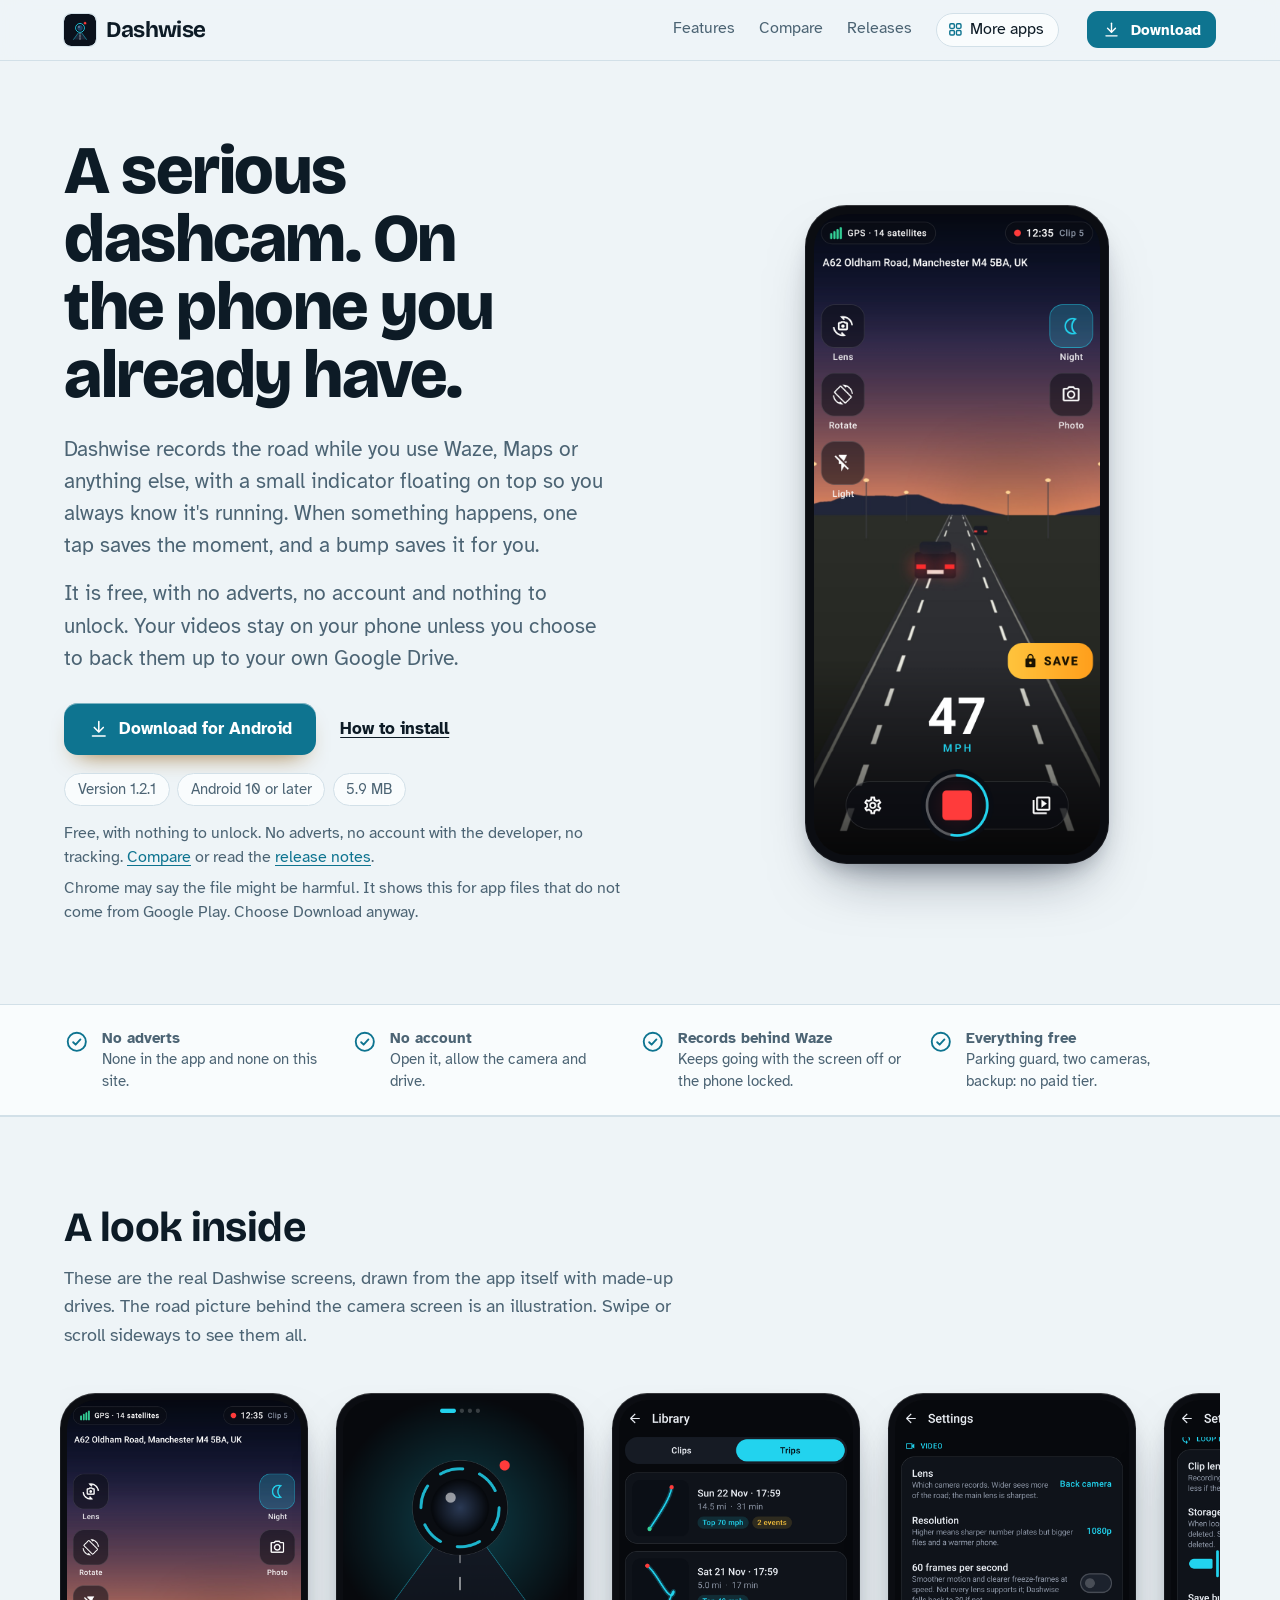
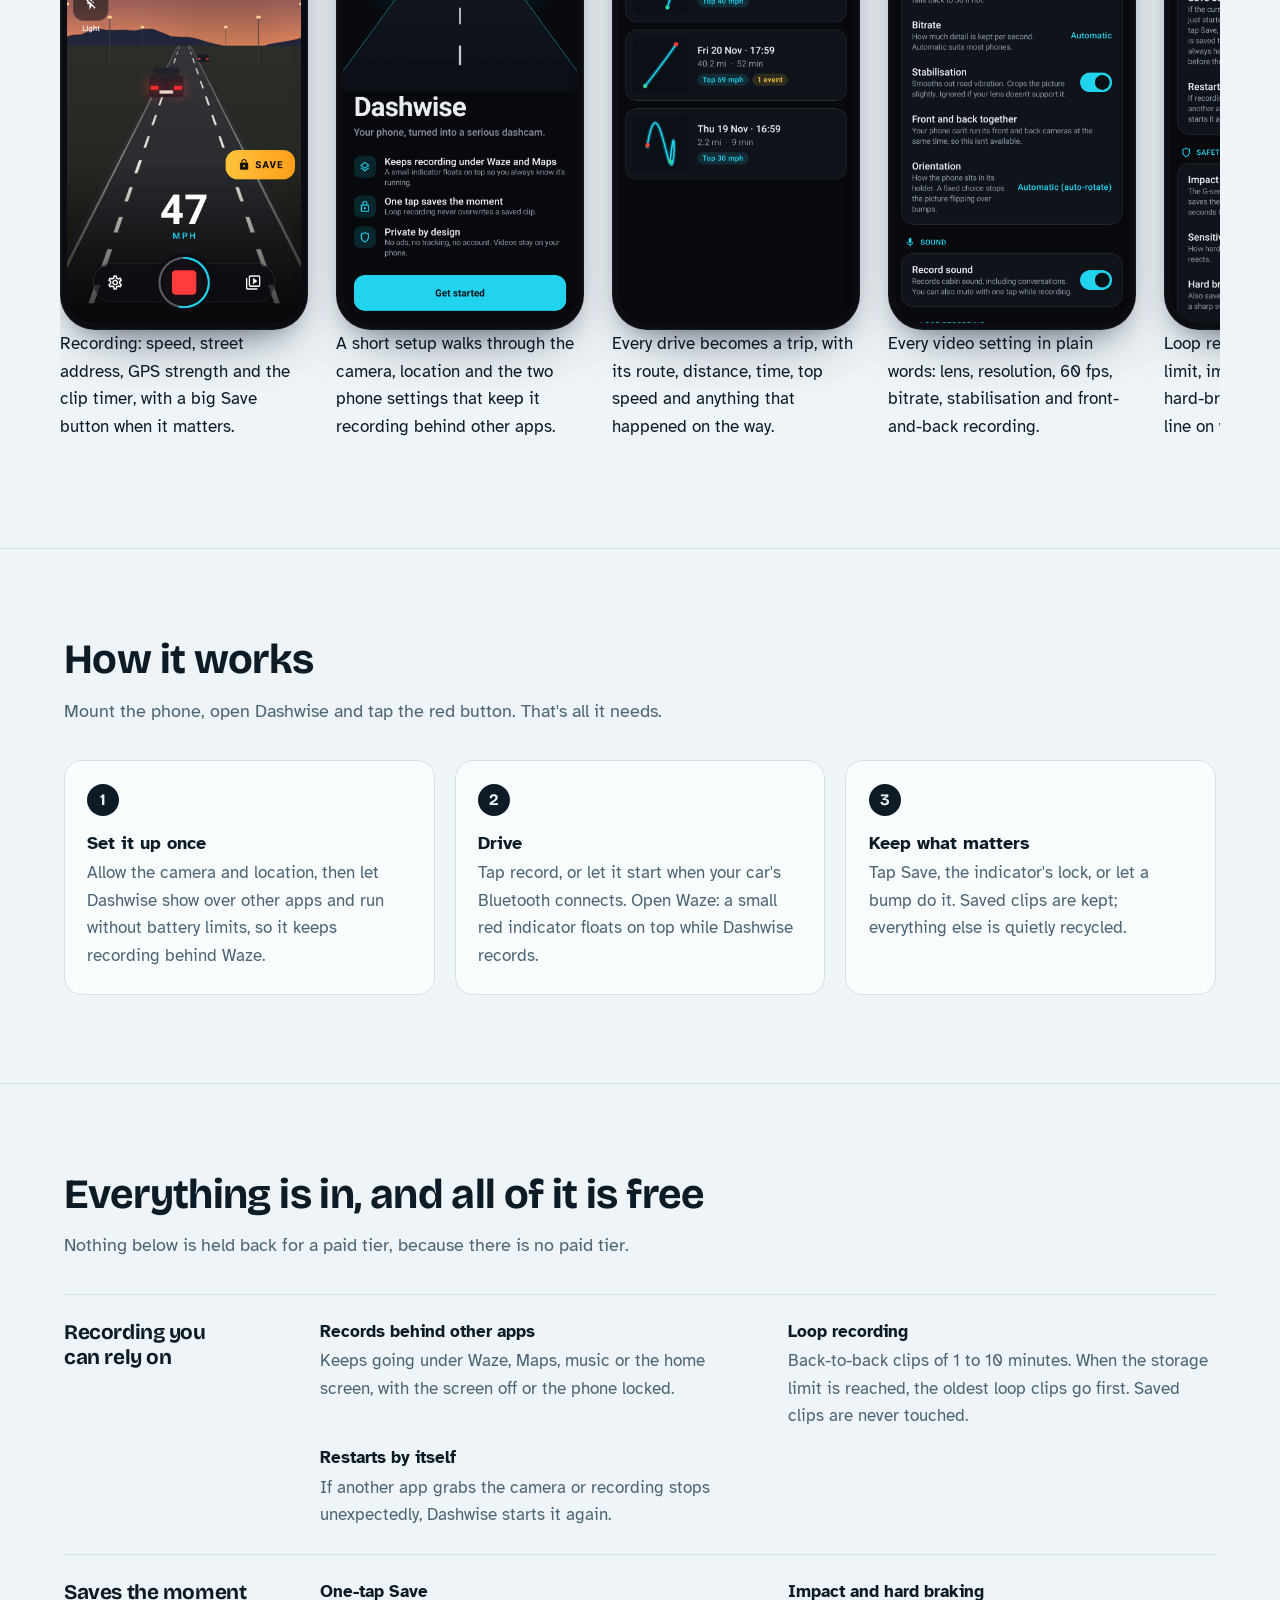
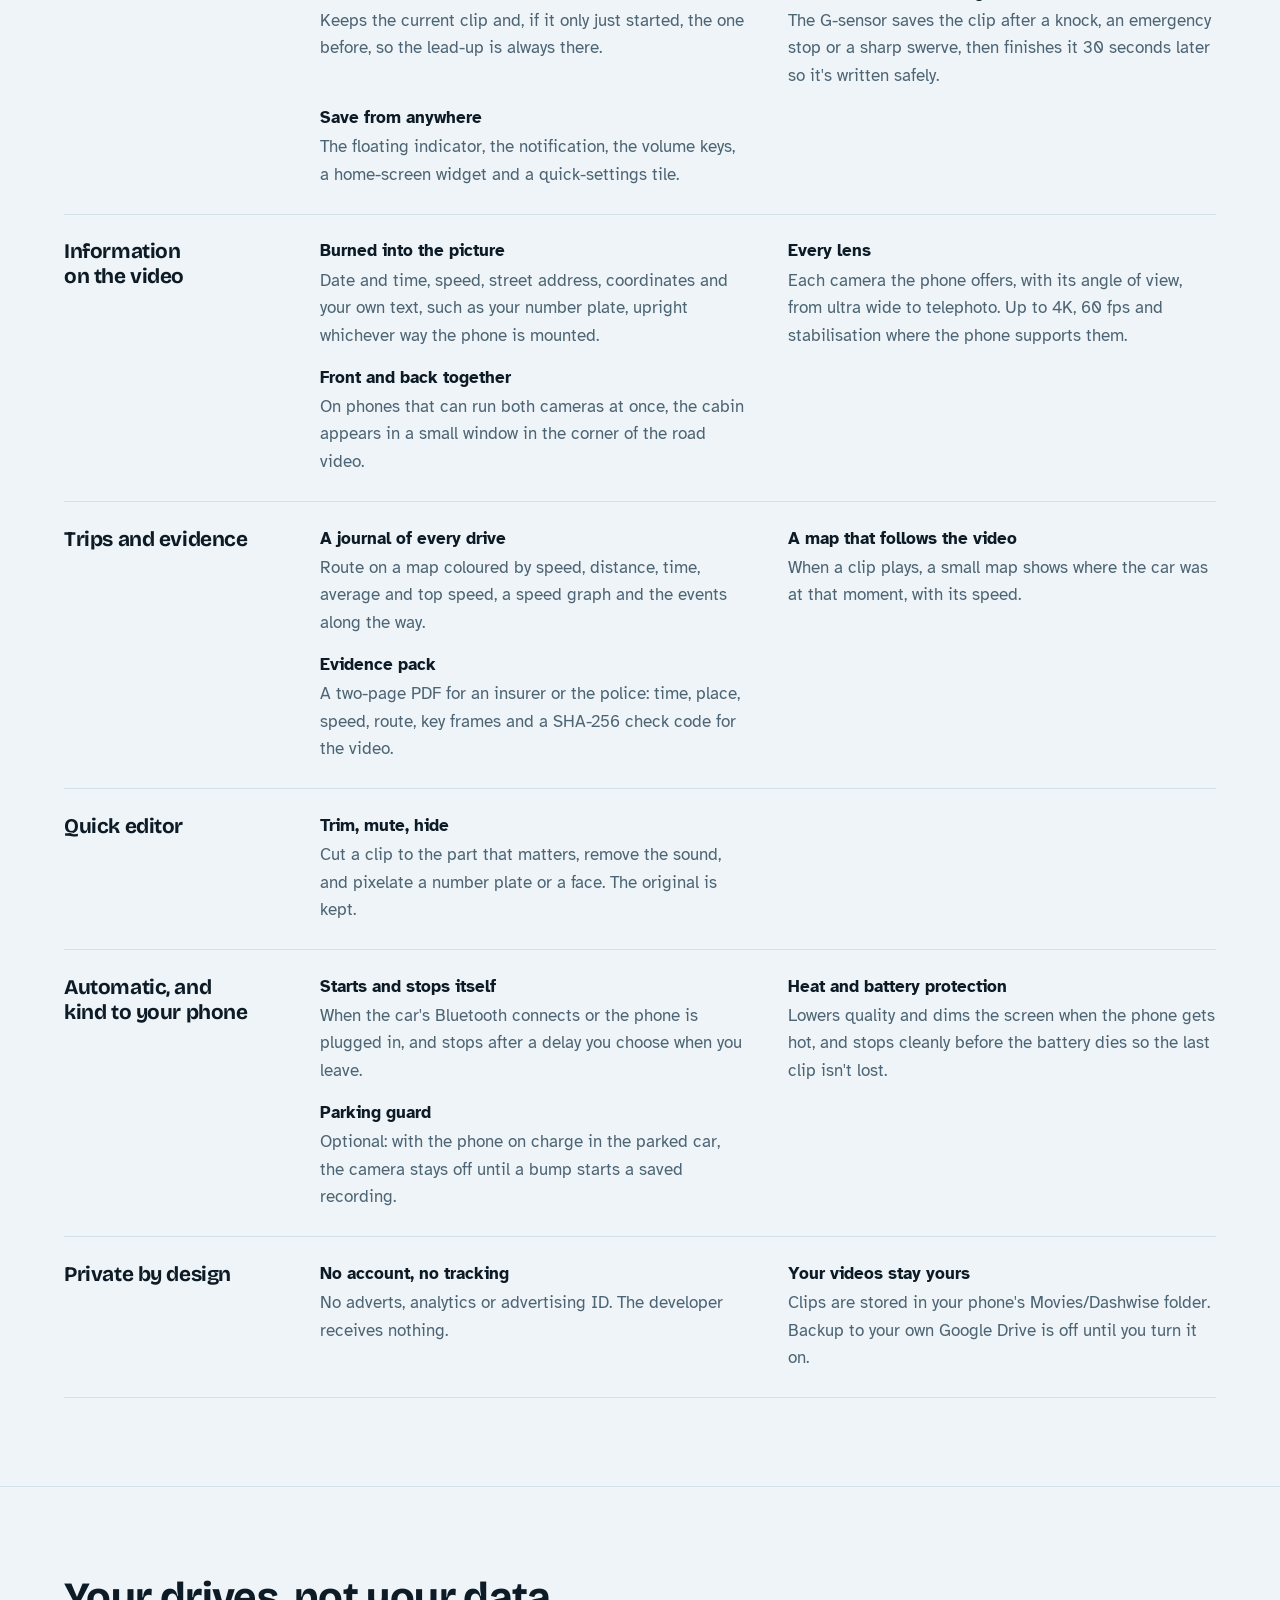
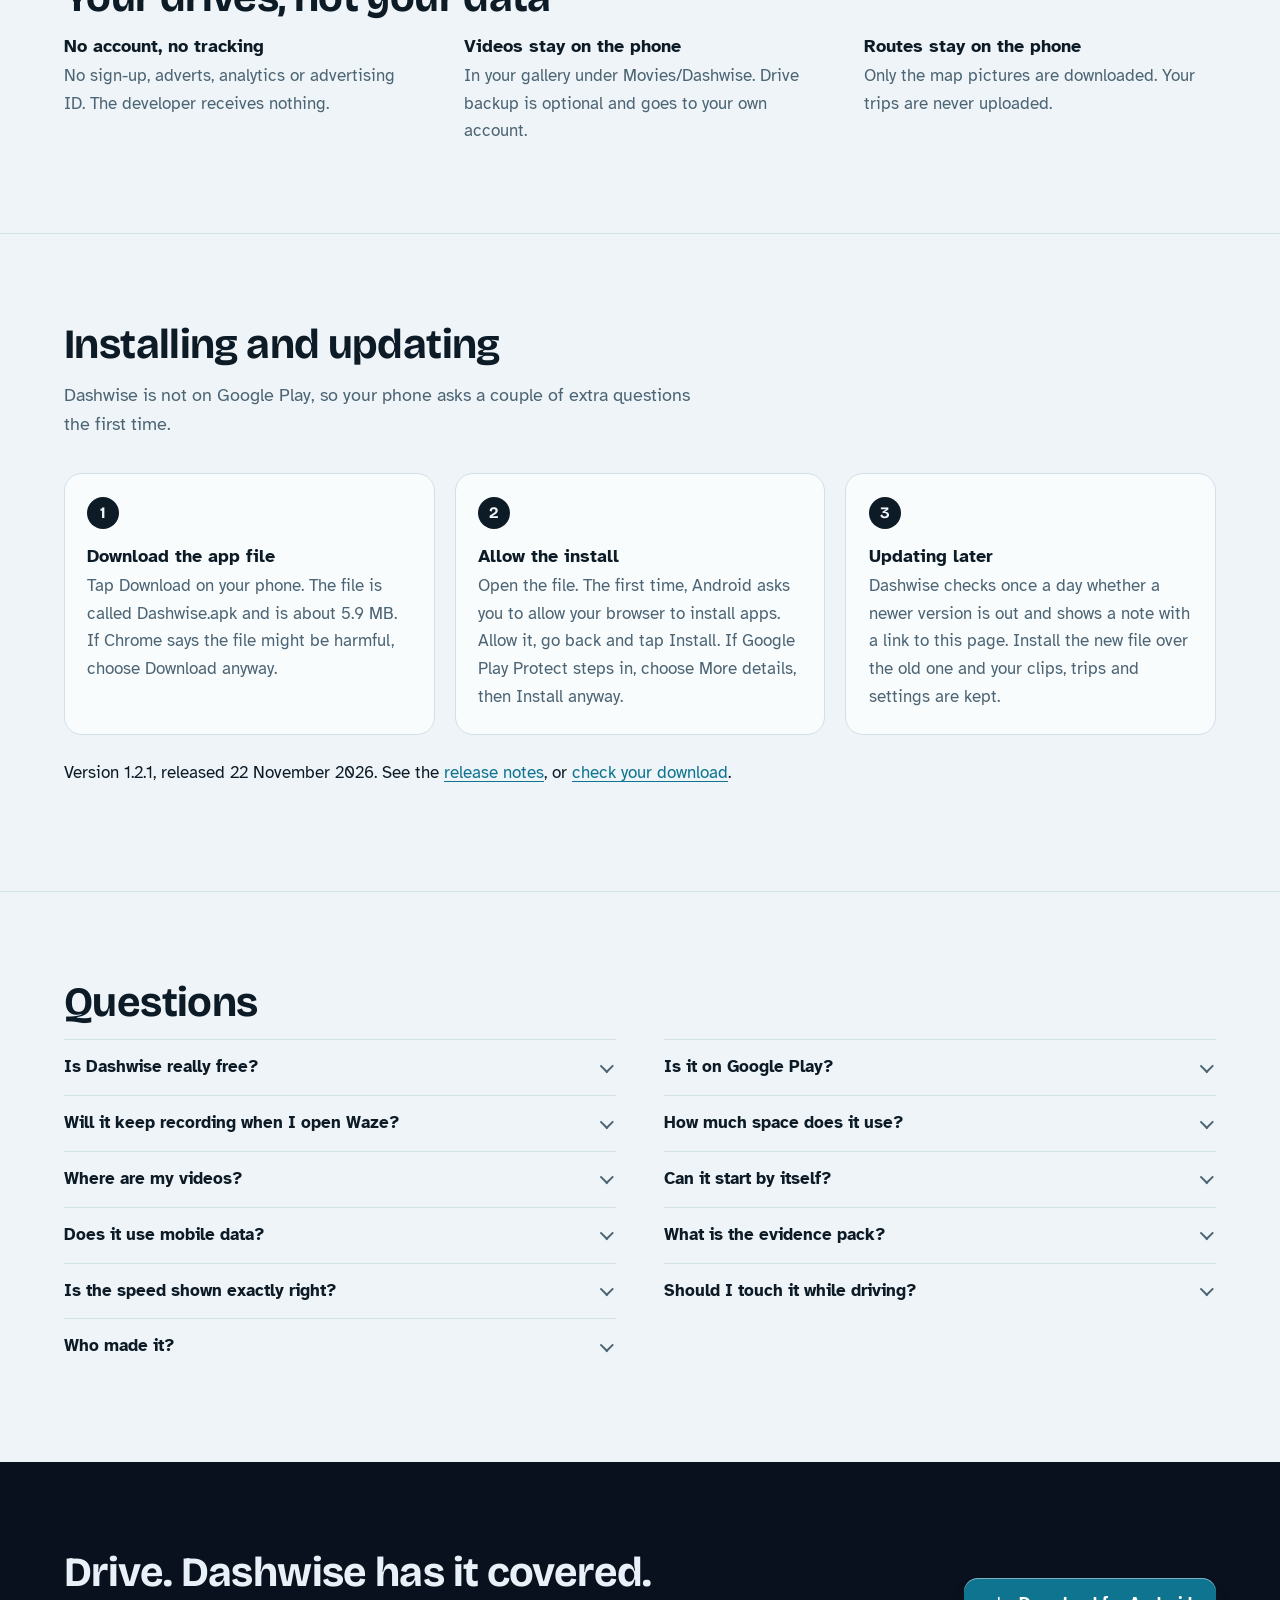
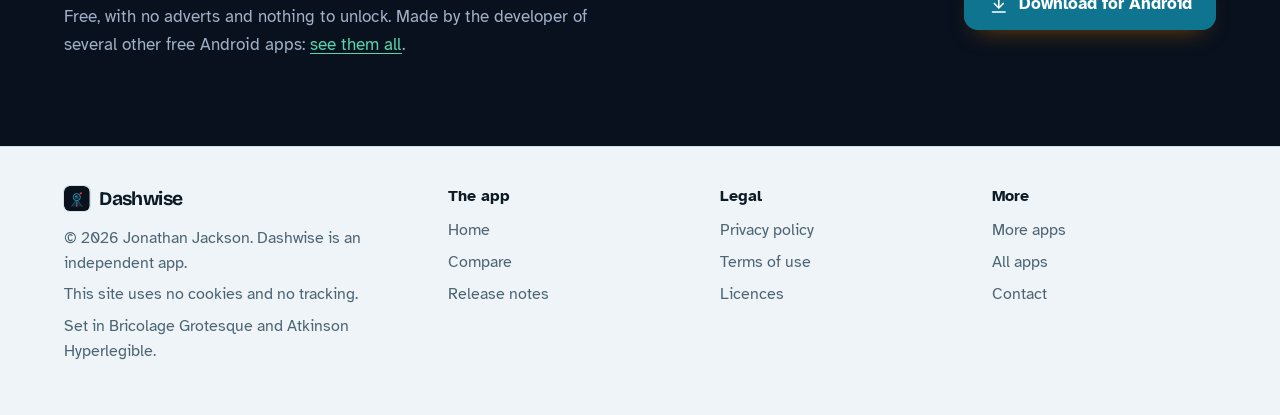
<file: index.html>
<!DOCTYPE html>
<html lang="en-GB">
<head>
<meta charset="utf-8">
<meta name="viewport" content="width=device-width, initial-scale=1">
<title>Dashwise: a free, private dashcam app for Android that records behind Waze</title>
<meta name="description" content="Dashwise turns your Android phone into a dashcam. It keeps recording under Waze and Maps, saves the moment after a bump, stamps time, speed and address on the video and logs every trip on a map. No adverts, no account, no tracking.">
<meta name="author" content="Jonathan Jackson">
<link rel="canonical" href="https://customgpter.github.io/dashwise/">
<meta name="theme-color" content="#eef4f7" media="(prefers-color-scheme: light)">
<meta name="theme-color" content="#07090d" media="(prefers-color-scheme: dark)">
<meta property="og:type" content="website">
<meta property="og:site_name" content="Dashwise">
<meta property="og:title" content="Dashwise: a free, private dashcam app for Android that records behind Waze">
<meta property="og:description" content="Dashwise turns your Android phone into a dashcam. It keeps recording under Waze and Maps, saves the moment after a bump, stamps time, speed and address on the video and logs every trip on a map. No adverts, no account, no tracking.">
<meta property="og:url" content="https://customgpter.github.io/dashwise/">
<meta property="og:image" content="https://customgpter.github.io/dashwise/assets/og.png">
<meta property="og:image:width" content="1200">
<meta property="og:image:height" content="630">
<meta property="og:image:alt" content="Dashwise recording a dusk drive: speed, address, GPS and a large Save button over the road ahead">
<meta property="og:locale" content="en_GB">
<meta name="twitter:card" content="summary_large_image">
<link rel="icon" href="./assets/favicon.svg" type="image/svg+xml">
<link rel="apple-touch-icon" href="./assets/apple-touch-icon.png">
<link rel="preload" href="./assets/fonts/bricolage-grotesque-latin.woff2" as="font" type="font/woff2" crossorigin>
<link rel="preload" href="./assets/fonts/atkinson-hyperlegible-latin-400-normal.woff2" as="font" type="font/woff2" crossorigin>
<link rel="stylesheet" href="./assets/site.css?v=1">
<link rel="stylesheet" href="./assets/house.css?v=1">
<link rel="stylesheet" href="./assets/apps-list.css?v=1">
<script src="./assets/apps-list.js?v=1" defer></script>
<script type="application/ld+json">{"@context":"https://schema.org","@type":"SoftwareApplication","name":"Dashwise","url":"https://customgpter.github.io/dashwise/","description":"Dashwise turns your Android phone into a dashcam. It keeps recording under Waze and Maps, saves the moment after a bump, stamps time, speed and address on the video and logs every trip on a map. No adverts, no account, no tracking.","applicationCategory":"UtilitiesApplication","operatingSystem":"Android 10 or later","softwareVersion":"1.2.1","downloadUrl":"https://github.com/CustomGPTer/dashwise/releases/latest/download/Dashwise.apk","releaseNotes":"https://customgpter.github.io/dashwise/releases.html","offers":{"@type":"Offer","price":"0","priceCurrency":"GBP"},"inLanguage":"en-GB","image":"https://customgpter.github.io/dashwise/assets/og.png","featureList":["Records behind other apps","Loop recording","Restarts by itself","One-tap Save","Impact and hard braking","Save from anywhere","Burned into the picture","Every lens","Front and back together","A journal of every drive","A map that follows the video","Evidence pack"],"author":{"@type":"Person","name":"Jonathan Jackson"}}</script>
<script type="application/ld+json">{"@context":"https://schema.org","@type":"FAQPage","mainEntity":[{"@type":"Question","name":"Is Dashwise really free?","acceptedAnswer":{"@type":"Answer","text":"Yes. There is no paid version, no subscription and no adverts. Parking guard, front-and-back recording and Drive backup are all included."}},{"@type":"Question","name":"Is it on Google Play?","acceptedAnswer":{"@type":"Answer","text":"No. Dashwise is a personal project and is downloaded from this site as an Android app file. It needs Android 10 or later."}},{"@type":"Question","name":"Will it keep recording when I open Waze?","acceptedAnswer":{"@type":"Answer","text":"Yes. Recording runs in the background with a notification, and a small indicator floats over Waze so you can see it's running and save a clip without switching back. Allow \"Show over other apps\" and set Dashwise's battery use to Unrestricted, which the setup walks you through."}},{"@type":"Question","name":"How much space does it use?","acceptedAnswer":{"@type":"Answer","text":"You choose a limit, 20 GB to start with. When loop clips reach it, the oldest are deleted. A 3-minute 1080p clip is roughly 250 MB. Saved clips don't count towards the limit and are never deleted automatically."}},{"@type":"Question","name":"Where are my videos?","acceptedAnswer":{"@type":"Answer","text":"In your phone's gallery: Movies/Dashwise/Loop for rolling clips and Movies/Dashwise/Saved for clips you or a bump saved. Photos are in Pictures/Dashwise."}},{"@type":"Question","name":"Can it start by itself?","acceptedAnswer":{"@type":"Answer","text":"Yes. Pick your car's Bluetooth, or choose Start when charging, and Dashwise starts recording, then hands you back to Waze. Android only lets a camera app start recording while it's on screen, which is why it appears for a moment."}},{"@type":"Question","name":"Does it use mobile data?","acceptedAnswer":{"@type":"Answer","text":"Only for map pictures in the trip journal, the street address lookup and the daily update check. Drive backup, if you turn it on, waits for Wi-Fi unless you say otherwise."}},{"@type":"Question","name":"What is the evidence pack?","acceptedAnswer":{"@type":"Answer","text":"A two-page PDF you can send with a clip: when and where, the speed, the route, six key frames and anything Dashwise detected, plus a SHA-256 check code that shows the video hasn't been changed."}},{"@type":"Question","name":"Is the speed shown exactly right?","acceptedAnswer":{"@type":"Answer","text":"It comes from GPS, which is usually within a mile or two an hour on open roads, but can be wrong in tunnels, cities and at low speed. It is a record, not a calibrated speedometer."}},{"@type":"Question","name":"Should I touch it while driving?","acceptedAnswer":{"@type":"Answer","text":"No. Set it up before you set off and mount the phone in a holder. The Save button, volume keys and automatic bump saves are there so you don't need to look at or hold the phone."}},{"@type":"Question","name":"Who made it?","acceptedAnswer":{"@type":"Answer","text":"Dashwise is made by Jonathan Jackson, an independent developer in the United Kingdom."}}]}</script>
</head>
<body>
<a class="skip" href="#main">Skip to content</a>
<header class="masthead">
<div class="wrap">
<a class="brand" href="./" aria-label="Dashwise home"><svg viewBox="0 0 108 108" aria-hidden="true"><rect width="108" height="108" rx="24" fill="#0B111C"/><path d="M51,60L57,60L76,86L32,86Z" fill="#1B2638"/><path d="M51,60L32,86M57,60L76,86" stroke="#22D3EE" stroke-width="1.6" stroke-linecap="round" fill="none"/><path d="M54,64v3M54,71v5M54,80v6" stroke="#fff" stroke-width="1.8" stroke-linecap="round"/><circle cx="54" cy="47" r="17" fill="#070B12"/><circle cx="54" cy="47" r="15" fill="none" stroke="#22D3EE" stroke-width="3"/><circle cx="54" cy="47" r="9.5" fill="#1F4166"/><circle cx="50.5" cy="43.5" r="2.4" fill="#fff" fill-opacity=".7"/><circle cx="71" cy="31" r="6" fill="#FF3B3B" fill-opacity=".25"/><circle cx="71" cy="31" r="3.8" fill="#FF3B3B"/></svg><span>Dashwise</span></a>
<nav aria-label="Main"><ul><li><a href="./#features">Features</a></li><li><a href="./compare.html">Compare</a></li><li><a href="./releases.html">Releases</a></li><li><a class="more-apps" href="./more-apps.html"><svg class="ico" viewBox="0 0 24 24" aria-hidden="true"><rect x="4" y="4" width="6.5" height="6.5" rx="1.6"/><rect x="13.5" y="4" width="6.5" height="6.5" rx="1.6"/><rect x="4" y="13.5" width="6.5" height="6.5" rx="1.6"/><rect x="13.5" y="13.5" width="6.5" height="6.5" rx="1.6"/></svg>More apps</a></li></ul></nav>
<a class="button small" href="https://github.com/CustomGPTer/dashwise/releases/latest/download/Dashwise.apk"><svg class="ico" viewBox="0 0 24 24" aria-hidden="true"><path d="M12 4v11"/><path d="M7 10.5l5 5 5-5"/><path d="M5 20h14"/></svg>Download</a>
</div>
</header>
<main id="main">
<div class="hero">
<div class="wrap hero-grid">
<div class="hero-copy">
<h1>A serious dashcam. On the phone you already have.</h1>
<p class="lede">Dashwise records the road while you use Waze, Maps or anything else, with a small indicator floating on top so you always know it's running. When something happens, one tap saves the moment, and a bump saves it for you.</p><p class="lede">It is free, with no adverts, no account and nothing to unlock. Your videos stay on your phone unless you choose to back them up to your own Google Drive.</p>

<p class="get" id="download"><a class="button" href="https://github.com/CustomGPTer/dashwise/releases/latest/download/Dashwise.apk"><svg class="ico" viewBox="0 0 24 24" aria-hidden="true"><path d="M12 4v11"/><path d="M7 10.5l5 5 5-5"/><path d="M5 20h14"/></svg>Download for Android</a><a class="aside" href="#install">How to install</a></p>
<ul class="pills"><li>Version 1.2.1</li><li>Android 10 or later</li><li>5.9 MB</li></ul>
<p class="facts">Free, with nothing to unlock. No adverts, no account with the developer, no tracking. <a href="compare.html">Compare</a> or read the <a href="releases.html">release notes</a>.</p>
<p class="facts">Chrome may say the file might be harmful. It shows this for app files that do not come from Google Play. Choose Download anyway.</p>
</div>
<div class="hero-phone"><div class="phone"><img src="./assets/screens/camera.png" alt="Recording: speed, street address, GPS strength and the clip timer, with a big Save button when it matters." width="393" height="852" fetchpriority="high"></div></div>
</div>
</div>

<section class="promises" aria-label="In short">
<div class="wrap"><ul><li><svg class="ico" viewBox="0 0 24 24" aria-hidden="true"><circle cx="12" cy="12" r="8.5"/><path d="M8.6 12.4l2.3 2.3 4.5-4.9"/></svg><span><b>No adverts</b><span>None in the app and none on this site.</span></span></li><li><svg class="ico" viewBox="0 0 24 24" aria-hidden="true"><circle cx="12" cy="12" r="8.5"/><path d="M8.6 12.4l2.3 2.3 4.5-4.9"/></svg><span><b>No account</b><span>Open it, allow the camera and drive.</span></span></li><li><svg class="ico" viewBox="0 0 24 24" aria-hidden="true"><circle cx="12" cy="12" r="8.5"/><path d="M8.6 12.4l2.3 2.3 4.5-4.9"/></svg><span><b>Records behind Waze</b><span>Keeps going with the screen off or the phone locked.</span></span></li><li><svg class="ico" viewBox="0 0 24 24" aria-hidden="true"><circle cx="12" cy="12" r="8.5"/><path d="M8.6 12.4l2.3 2.3 4.5-4.9"/></svg><span><b>Everything free</b><span>Parking guard, two cameras, backup: no paid tier.</span></span></li></ul></div>
</section>

<section id="screens" aria-labelledby="screens-h">
<div class="wrap">
<h2 id="screens-h">A look inside</h2>
<p class="intro">These are the real Dashwise screens, drawn from the app itself with made-up drives. The road picture behind the camera screen is an illustration. Swipe or scroll sideways to see them all.</p>
<div class="gallery" tabindex="0" role="region" aria-label="Screens from Dashwise"><figure class="shot"><div class="phone"><img src="./assets/screens/camera.png" alt="Recording: speed, street address, GPS strength and the clip timer, with a big Save button when it matters." width="393" height="852" loading="eager" decoding="async"></div><figcaption>Recording: speed, street address, GPS strength and the clip timer, with a big Save button when it matters.</figcaption></figure><figure class="shot"><div class="phone"><img src="./assets/screens/welcome.png" alt="A short setup walks through the camera, location and the two phone settings that keep it recording behind other apps." width="393" height="852" loading="eager" decoding="async"></div><figcaption>A short setup walks through the camera, location and the two phone settings that keep it recording behind other apps.</figcaption></figure><figure class="shot"><div class="phone"><img src="./assets/screens/trips.png" alt="Every drive becomes a trip, with its route, distance, time, top speed and anything that happened on the way." width="393" height="852" loading="eager" decoding="async"></div><figcaption>Every drive becomes a trip, with its route, distance, time, top speed and anything that happened on the way.</figcaption></figure><figure class="shot"><div class="phone"><img src="./assets/screens/settings.png" alt="Every video setting in plain words: lens, resolution, 60 fps, bitrate, stabilisation and front-and-back recording." width="393" height="852" loading="eager" decoding="async"></div><figcaption>Every video setting in plain words: lens, resolution, 60 fps, bitrate, stabilisation and front-and-back recording.</figcaption></figure><figure class="shot"><div class="phone"><img src="./assets/screens/safety.png" alt="Loop recording, the storage limit, impact detection and hard-braking saves, each with a line on what it does." width="393" height="852" loading="eager" decoding="async"></div><figcaption>Loop recording, the storage limit, impact detection and hard-braking saves, each with a line on what it does.</figcaption></figure><figure class="shot"><div class="phone"><img src="./assets/screens/auto.png" alt="Start when the car&#x27;s Bluetooth connects or the phone is plugged in, then hand straight back to Waze." width="393" height="852" loading="eager" decoding="async"></div><figcaption>Start when the car&#x27;s Bluetooth connects or the phone is plugged in, then hand straight back to Waze.</figcaption></figure><figure class="shot"><div class="phone"><img src="./assets/screens/parking.png" alt="Parking guard: the camera stays off and a knock or bump records a saved clip." width="393" height="852" loading="eager" decoding="async"></div><figcaption>Parking guard: the camera stays off and a knock or bump records a saved clip.</figcaption></figure></div>
</div>
</section>

<section id="how" aria-labelledby="how-h">
<div class="wrap">
<h2 id="how-h">How it works</h2>
<p class="intro">Mount the phone, open Dashwise and tap the red button. That's all it needs.</p>
<ol class="steps"><li><h3>Set it up once</h3><p>Allow the camera and location, then let Dashwise show over other apps and run without battery limits, so it keeps recording behind Waze.</p></li><li><h3>Drive</h3><p>Tap record, or let it start when your car's Bluetooth connects. Open Waze: a small red indicator floats on top while Dashwise records.</p></li><li><h3>Keep what matters</h3><p>Tap Save, the indicator's lock, or let a bump do it. Saved clips are kept; everything else is quietly recycled.</p></li></ol>
</div>
</section>

<section id="features" aria-labelledby="features-h">
<div class="wrap">
<h2 id="features-h">Everything is in, and all of it is free</h2>
<p class="intro">Nothing below is held back for a paid tier, because there is no paid tier.</p>
<div class="groups"><div class="group"><h3>Recording you can rely on</h3><dl><div><dt>Records behind other apps</dt><dd>Keeps going under Waze, Maps, music or the home screen, with the screen off or the phone locked.</dd></div><div><dt>Loop recording</dt><dd>Back-to-back clips of 1 to 10 minutes. When the storage limit is reached, the oldest loop clips go first. Saved clips are never touched.</dd></div><div><dt>Restarts by itself</dt><dd>If another app grabs the camera or recording stops unexpectedly, Dashwise starts it again.</dd></div></dl></div><div class="group"><h3>Saves the moment</h3><dl><div><dt>One-tap Save</dt><dd>Keeps the current clip and, if it only just started, the one before, so the lead-up is always there.</dd></div><div><dt>Impact and hard braking</dt><dd>The G-sensor saves the clip after a knock, an emergency stop or a sharp swerve, then finishes it 30 seconds later so it's written safely.</dd></div><div><dt>Save from anywhere</dt><dd>The floating indicator, the notification, the volume keys, a home-screen widget and a quick-settings tile.</dd></div></dl></div><div class="group"><h3>Information on the video</h3><dl><div><dt>Burned into the picture</dt><dd>Date and time, speed, street address, coordinates and your own text, such as your number plate, upright whichever way the phone is mounted.</dd></div><div><dt>Every lens</dt><dd>Each camera the phone offers, with its angle of view, from ultra wide to telephoto. Up to 4K, 60 fps and stabilisation where the phone supports them.</dd></div><div><dt>Front and back together</dt><dd>On phones that can run both cameras at once, the cabin appears in a small window in the corner of the road video.</dd></div></dl></div><div class="group"><h3>Trips and evidence</h3><dl><div><dt>A journal of every drive</dt><dd>Route on a map coloured by speed, distance, time, average and top speed, a speed graph and the events along the way.</dd></div><div><dt>A map that follows the video</dt><dd>When a clip plays, a small map shows where the car was at that moment, with its speed.</dd></div><div><dt>Evidence pack</dt><dd>A two-page PDF for an insurer or the police: time, place, speed, route, key frames and a SHA-256 check code for the video.</dd></div></dl></div><div class="group"><h3>Quick editor</h3><dl><div><dt>Trim, mute, hide</dt><dd>Cut a clip to the part that matters, remove the sound, and pixelate a number plate or a face. The original is kept.</dd></div></dl></div><div class="group"><h3>Automatic, and kind to your phone</h3><dl><div><dt>Starts and stops itself</dt><dd>When the car's Bluetooth connects or the phone is plugged in, and stops after a delay you choose when you leave.</dd></div><div><dt>Heat and battery protection</dt><dd>Lowers quality and dims the screen when the phone gets hot, and stops cleanly before the battery dies so the last clip isn't lost.</dd></div><div><dt>Parking guard</dt><dd>Optional: with the phone on charge in the parked car, the camera stays off until a bump starts a saved recording.</dd></div></dl></div><div class="group"><h3>Private by design</h3><dl><div><dt>No account, no tracking</dt><dd>No adverts, analytics or advertising ID. The developer receives nothing.</dd></div><div><dt>Your videos stay yours</dt><dd>Clips are stored in your phone's Movies/Dashwise folder. Backup to your own Google Drive is off until you turn it on.</dd></div></dl></div></div>
</div>
</section>

<section id="privacy" aria-labelledby="privacy-h">
<div class="wrap">
<h2 id="privacy-h">Your drives, not your data</h2>
<ul class="plain"><li><h3>No account, no tracking</h3><p>No sign-up, adverts, analytics or advertising ID. The developer receives nothing.</p></li><li><h3>Videos stay on the phone</h3><p>In your gallery under Movies/Dashwise. Drive backup is optional and goes to your own account.</p></li><li><h3>Routes stay on the phone</h3><p>Only the map pictures are downloaded. Your trips are never uploaded.</p></li></ul>
</div>
</section>

<section id="install" aria-labelledby="install-h">
<div class="wrap">
<h2 id="install-h">Installing and updating</h2>
<p class="intro">Dashwise is not on Google Play, so your phone asks a couple of extra questions the first time.</p>
<ol class="steps"><li><h3>Download the app file</h3><p>Tap Download on your phone. The file is called Dashwise.apk and is about 5.9 MB. If Chrome says the file might be harmful, choose Download anyway.</p></li><li><h3>Allow the install</h3><p>Open the file. The first time, Android asks you to allow your browser to install apps. Allow it, go back and tap Install. If Google Play Protect steps in, choose More details, then Install anyway.</p></li><li><h3>Updating later</h3><p>Dashwise checks once a day whether a newer version is out and shows a note with a link to this page. Install the new file over the old one and your clips, trips and settings are kept.</p></li></ol>
<p class="after-table">Version 1.2.1, released 22 November 2026. See the <a href="releases.html">release notes</a>, or <a href="releases.html#checking">check your download</a>.</p>
</div>
</section>

<section id="questions" aria-labelledby="questions-h">
<div class="wrap">
<h2 id="questions-h">Questions</h2>
<div class="faq"><details><summary>Is Dashwise really free?</summary><p>Yes. There is no paid version, no subscription and no adverts. Parking guard, front-and-back recording and Drive backup are all included.</p></details><details><summary>Is it on Google Play?</summary><p>No. Dashwise is a personal project and is downloaded from this site as an Android app file. It needs Android 10 or later.</p></details><details><summary>Will it keep recording when I open Waze?</summary><p>Yes. Recording runs in the background with a notification, and a small indicator floats over Waze so you can see it's running and save a clip without switching back. Allow "Show over other apps" and set Dashwise's battery use to Unrestricted, which the setup walks you through.</p></details><details><summary>How much space does it use?</summary><p>You choose a limit, 20 GB to start with. When loop clips reach it, the oldest are deleted. A 3-minute 1080p clip is roughly 250 MB. Saved clips don't count towards the limit and are never deleted automatically.</p></details><details><summary>Where are my videos?</summary><p>In your phone's gallery: Movies/Dashwise/Loop for rolling clips and Movies/Dashwise/Saved for clips you or a bump saved. Photos are in Pictures/Dashwise.</p></details><details><summary>Can it start by itself?</summary><p>Yes. Pick your car's Bluetooth, or choose Start when charging, and Dashwise starts recording, then hands you back to Waze. Android only lets a camera app start recording while it's on screen, which is why it appears for a moment.</p></details><details><summary>Does it use mobile data?</summary><p>Only for map pictures in the trip journal, the street address lookup and the daily update check. Drive backup, if you turn it on, waits for Wi-Fi unless you say otherwise.</p></details><details><summary>What is the evidence pack?</summary><p>A two-page PDF you can send with a clip: when and where, the speed, the route, six key frames and anything Dashwise detected, plus a SHA-256 check code that shows the video hasn't been changed.</p></details><details><summary>Is the speed shown exactly right?</summary><p>It comes from GPS, which is usually within a mile or two an hour on open roads, but can be wrong in tunnels, cities and at low speed. It is a record, not a calibrated speedometer.</p></details><details><summary>Should I touch it while driving?</summary><p>No. Set it up before you set off and mount the phone in a holder. The Save button, volume keys and automatic bump saves are there so you don't need to look at or hold the phone.</p></details><details><summary>Who made it?</summary><p>Dashwise is made by Jonathan Jackson, an independent developer in the United Kingdom.</p></details></div>
</div>
</section>

<section class="closing" aria-labelledby="closing-h">
<div class="wrap">
<div><h2 id="closing-h">Drive. Dashwise has it covered.</h2><p>Free, with no adverts and nothing to unlock. Made by the developer of several other free Android apps: <a href="more-apps.html">see them all</a>.</p></div>
<a class="button" href="https://github.com/CustomGPTer/dashwise/releases/latest/download/Dashwise.apk"><svg class="ico" viewBox="0 0 24 24" aria-hidden="true"><path d="M12 4v11"/><path d="M7 10.5l5 5 5-5"/><path d="M5 20h14"/></svg>Download for Android</a>
</div>
</section>
</main>
<footer class="colophon">
<div class="wrap">
<div>
<a class="brand" href="./" aria-label="Dashwise home"><svg viewBox="0 0 108 108" aria-hidden="true"><rect width="108" height="108" rx="24" fill="#0B111C"/><path d="M51,60L57,60L76,86L32,86Z" fill="#1B2638"/><path d="M51,60L32,86M57,60L76,86" stroke="#22D3EE" stroke-width="1.6" stroke-linecap="round" fill="none"/><path d="M54,64v3M54,71v5M54,80v6" stroke="#fff" stroke-width="1.8" stroke-linecap="round"/><circle cx="54" cy="47" r="17" fill="#070B12"/><circle cx="54" cy="47" r="15" fill="none" stroke="#22D3EE" stroke-width="3"/><circle cx="54" cy="47" r="9.5" fill="#1F4166"/><circle cx="50.5" cy="43.5" r="2.4" fill="#fff" fill-opacity=".7"/><circle cx="71" cy="31" r="6" fill="#FF3B3B" fill-opacity=".25"/><circle cx="71" cy="31" r="3.8" fill="#FF3B3B"/></svg><span>Dashwise</span></a>
<p>&copy; 2026 Jonathan Jackson. Dashwise is an independent app.</p>
<p>This site uses no cookies and no tracking.</p>
<p>Set in Bricolage Grotesque and Atkinson Hyperlegible.</p>
</div>
<nav aria-label="The app"><h2>The app</h2><ul>
<li><a href="./">Home</a></li>
<li><a href="./compare.html">Compare</a></li>
<li><a href="./releases.html">Release notes</a></li>

</ul></nav>
<nav aria-label="Legal"><h2>Legal</h2><ul>
<li><a href="./privacy.html">Privacy policy</a></li>
<li><a href="./terms.html">Terms of use</a></li>
<li><a href="./licences.html">Licences</a></li>
</ul></nav>
<nav aria-label="More"><h2>More</h2><ul>
<li><a href="./more-apps.html">More apps</a></li>
<li><a href="https://customgpter.github.io/">All apps</a></li>
<li><a href="https://github.com/CustomGPTer/dashwise/issues">Contact</a></li>
</ul></nav>
</div>
</footer>
</body>
</html>
</file>
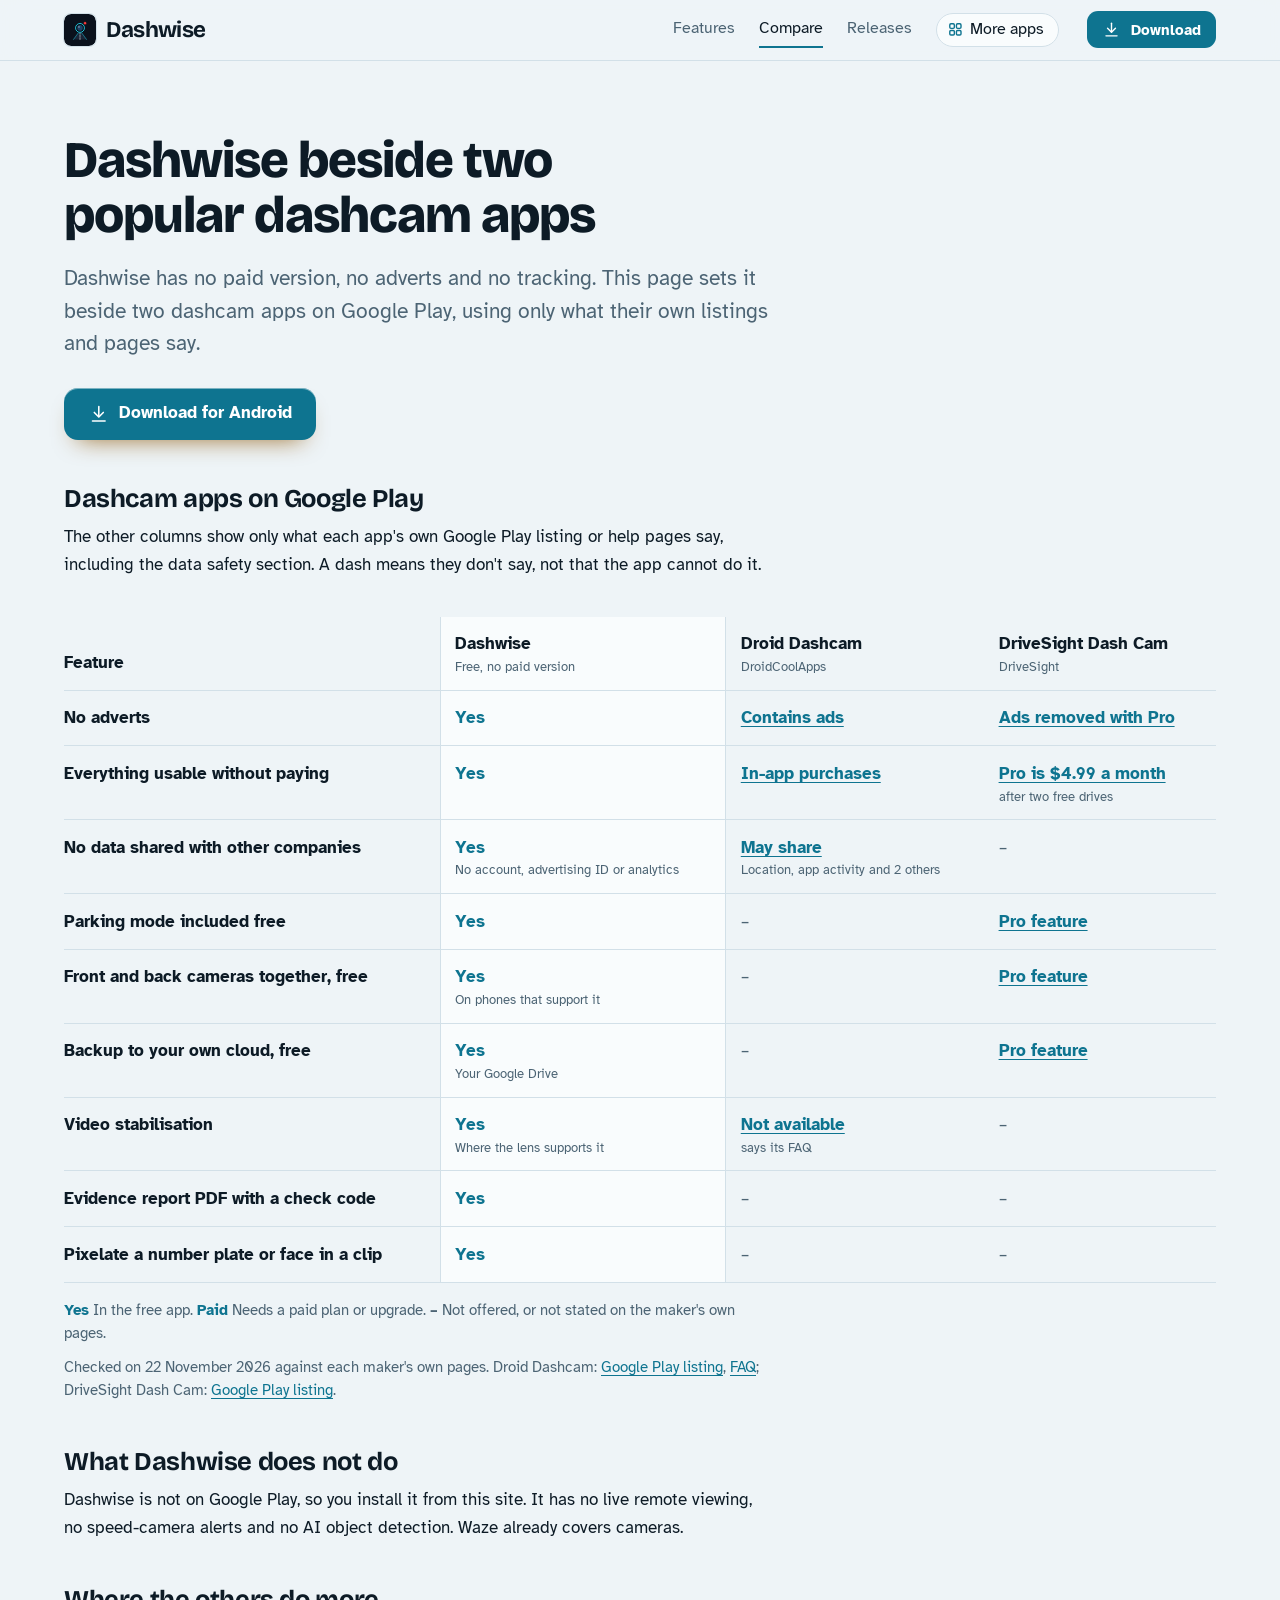
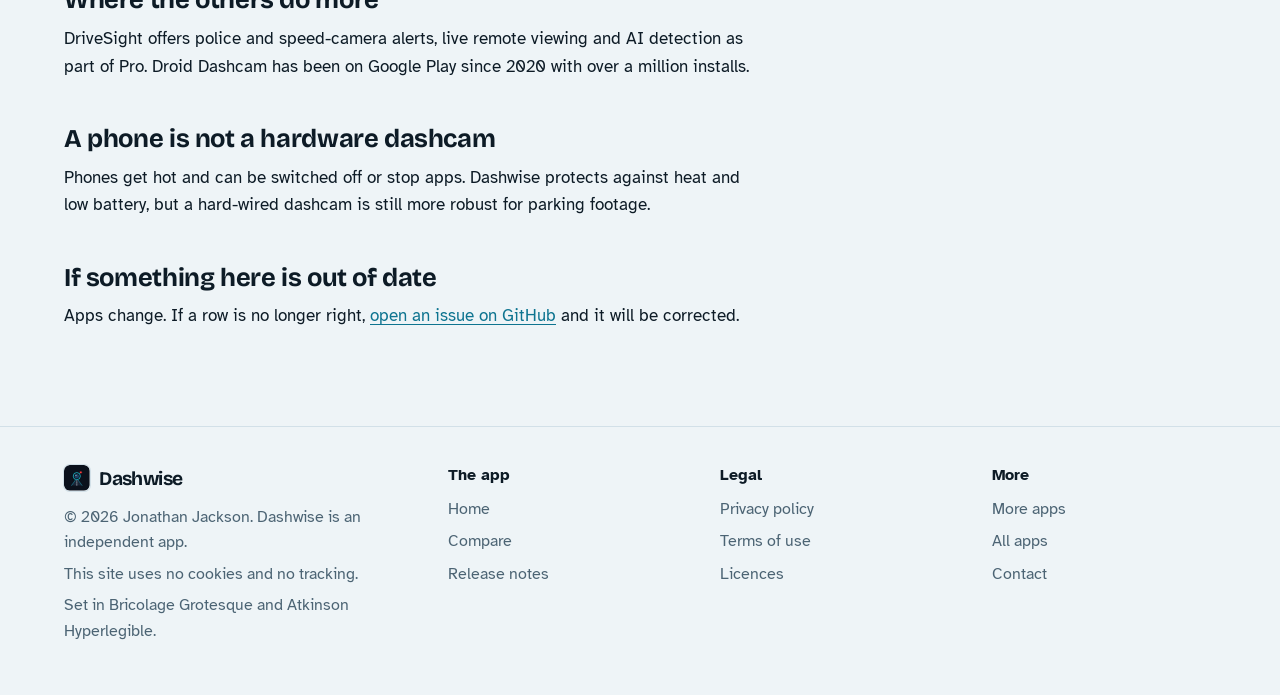
<file: compare.html>
<!DOCTYPE html>
<html lang="en-GB">
<head>
<meta charset="utf-8">
<meta name="viewport" content="width=device-width, initial-scale=1">
<title>Dashwise compared with other dashcam apps</title>
<meta name="description" content="How Dashwise compares with Droid Dashcam and DriveSight, row by row, with each claim linked to the app&#x27;s own Google Play listing or help pages.">
<meta name="author" content="Jonathan Jackson">
<link rel="canonical" href="https://customgpter.github.io/dashwise/compare.html">
<meta name="theme-color" content="#eef4f7" media="(prefers-color-scheme: light)">
<meta name="theme-color" content="#07090d" media="(prefers-color-scheme: dark)">
<meta property="og:type" content="website">
<meta property="og:site_name" content="Dashwise">
<meta property="og:title" content="Dashwise compared with other dashcam apps">
<meta property="og:description" content="How Dashwise compares with Droid Dashcam and DriveSight, row by row, with each claim linked to the app&#x27;s own Google Play listing or help pages.">
<meta property="og:url" content="https://customgpter.github.io/dashwise/compare.html">
<meta property="og:image" content="https://customgpter.github.io/dashwise/assets/og.png">
<meta property="og:image:width" content="1200">
<meta property="og:image:height" content="630">
<meta property="og:image:alt" content="Dashwise recording a dusk drive: speed, address, GPS and a large Save button over the road ahead">
<meta property="og:locale" content="en_GB">
<meta name="twitter:card" content="summary_large_image">
<link rel="icon" href="./assets/favicon.svg" type="image/svg+xml">
<link rel="apple-touch-icon" href="./assets/apple-touch-icon.png">
<link rel="preload" href="./assets/fonts/bricolage-grotesque-latin.woff2" as="font" type="font/woff2" crossorigin>
<link rel="preload" href="./assets/fonts/atkinson-hyperlegible-latin-400-normal.woff2" as="font" type="font/woff2" crossorigin>
<link rel="stylesheet" href="./assets/site.css?v=1">
<link rel="stylesheet" href="./assets/house.css?v=1">
<link rel="stylesheet" href="./assets/apps-list.css?v=1">
<script src="./assets/apps-list.js?v=1" defer></script>
</head>
<body>
<a class="skip" href="#main">Skip to content</a>
<header class="masthead">
<div class="wrap">
<a class="brand" href="./" aria-label="Dashwise home"><svg viewBox="0 0 108 108" aria-hidden="true"><rect width="108" height="108" rx="24" fill="#0B111C"/><path d="M51,60L57,60L76,86L32,86Z" fill="#1B2638"/><path d="M51,60L32,86M57,60L76,86" stroke="#22D3EE" stroke-width="1.6" stroke-linecap="round" fill="none"/><path d="M54,64v3M54,71v5M54,80v6" stroke="#fff" stroke-width="1.8" stroke-linecap="round"/><circle cx="54" cy="47" r="17" fill="#070B12"/><circle cx="54" cy="47" r="15" fill="none" stroke="#22D3EE" stroke-width="3"/><circle cx="54" cy="47" r="9.5" fill="#1F4166"/><circle cx="50.5" cy="43.5" r="2.4" fill="#fff" fill-opacity=".7"/><circle cx="71" cy="31" r="6" fill="#FF3B3B" fill-opacity=".25"/><circle cx="71" cy="31" r="3.8" fill="#FF3B3B"/></svg><span>Dashwise</span></a>
<nav aria-label="Main"><ul><li><a href="./#features">Features</a></li><li><a href="./compare.html" aria-current="page">Compare</a></li><li><a href="./releases.html">Releases</a></li><li><a class="more-apps" href="./more-apps.html"><svg class="ico" viewBox="0 0 24 24" aria-hidden="true"><rect x="4" y="4" width="6.5" height="6.5" rx="1.6"/><rect x="13.5" y="4" width="6.5" height="6.5" rx="1.6"/><rect x="4" y="13.5" width="6.5" height="6.5" rx="1.6"/><rect x="13.5" y="13.5" width="6.5" height="6.5" rx="1.6"/></svg>More apps</a></li></ul></nav>
<a class="button small" href="https://github.com/CustomGPTer/dashwise/releases/latest/download/Dashwise.apk"><svg class="ico" viewBox="0 0 24 24" aria-hidden="true"><path d="M12 4v11"/><path d="M7 10.5l5 5 5-5"/><path d="M5 20h14"/></svg>Download</a>
</div>
</header>
<main id="main" class="doc">
<div class="wrap">
<div class="measure">
<h1>Dashwise beside two popular dashcam apps</h1>
<p class="lede">Dashwise has no paid version, no adverts and no tracking. This page sets it beside two dashcam apps on Google Play, using only what their own listings and pages say.</p>
<p class="get"><a class="button" href="https://github.com/CustomGPTer/dashwise/releases/latest/download/Dashwise.apk"><svg class="ico" viewBox="0 0 24 24" aria-hidden="true"><path d="M12 4v11"/><path d="M7 10.5l5 5 5-5"/><path d="M5 20h14"/></svg>Download for Android</a></p>
<h2 id="table">Dashcam apps on Google Play</h2>
<p>The other columns show only what each app's own Google Play listing or help pages say, including the data safety section. A dash means they don't say, not that the app cannot do it.</p>
</div>
<div class="scroll">
<table class="cmp">
<thead><tr><th scope="col">Feature</th><th scope="col" class="ours">Dashwise<small>Free, no paid version</small></th><th scope="col">Droid Dashcam<small>DroidCoolApps</small></th><th scope="col">DriveSight Dash Cam<small>DriveSight</small></th></tr></thead>
<tbody>
<tr><th scope="row">No adverts</th><td class="yes ours"><span class="app">Dashwise</span><span class="v">Yes</span></td><td class="pay"><span class="app">Droid Dashcam</span><span class="v"><a href="https://play.google.com/store/apps/details?id=com.helge.droiddashcam&hl=en_GB">Contains ads</a></span></td><td class="pay"><span class="app">DriveSight Dash Cam</span><span class="v"><a href="https://play.google.com/store/apps/details?id=com.deerdash&hl=en_GB">Ads removed with Pro</a></span></td></tr>
<tr><th scope="row">Everything usable without paying</th><td class="yes ours"><span class="app">Dashwise</span><span class="v">Yes</span></td><td class="pay"><span class="app">Droid Dashcam</span><span class="v"><a href="https://play.google.com/store/apps/details?id=com.helge.droiddashcam&hl=en_GB">In-app purchases</a></span></td><td class="pay"><span class="app">DriveSight Dash Cam</span><span class="v"><a href="https://play.google.com/store/apps/details?id=com.deerdash&hl=en_GB">Pro is $4.99 a month</a><small>after two free drives</small></span></td></tr>
<tr><th scope="row">No data shared with other companies</th><td class="yes ours"><span class="app">Dashwise</span><span class="v">Yes<small>No account, advertising ID or analytics</small></span></td><td class="pay"><span class="app">Droid Dashcam</span><span class="v"><a href="https://play.google.com/store/apps/details?id=com.helge.droiddashcam&hl=en_GB">May share</a><small>Location, app activity and 2 others</small></span></td><td class="na"><span class="app">DriveSight Dash Cam</span><span class="v">&ndash;</span></td></tr>
<tr><th scope="row">Parking mode included free</th><td class="yes ours"><span class="app">Dashwise</span><span class="v">Yes</span></td><td class="na"><span class="app">Droid Dashcam</span><span class="v">&ndash;</span></td><td class="pay"><span class="app">DriveSight Dash Cam</span><span class="v"><a href="https://play.google.com/store/apps/details?id=com.deerdash&hl=en_GB">Pro feature</a></span></td></tr>
<tr><th scope="row">Front and back cameras together, free</th><td class="yes ours"><span class="app">Dashwise</span><span class="v">Yes<small>On phones that support it</small></span></td><td class="na"><span class="app">Droid Dashcam</span><span class="v">&ndash;</span></td><td class="pay"><span class="app">DriveSight Dash Cam</span><span class="v"><a href="https://play.google.com/store/apps/details?id=com.deerdash&hl=en_GB">Pro feature</a></span></td></tr>
<tr><th scope="row">Backup to your own cloud, free</th><td class="yes ours"><span class="app">Dashwise</span><span class="v">Yes<small>Your Google Drive</small></span></td><td class="na"><span class="app">Droid Dashcam</span><span class="v">&ndash;</span></td><td class="pay"><span class="app">DriveSight Dash Cam</span><span class="v"><a href="https://play.google.com/store/apps/details?id=com.deerdash&hl=en_GB">Pro feature</a></span></td></tr>
<tr><th scope="row">Video stabilisation</th><td class="yes ours"><span class="app">Dashwise</span><span class="v">Yes<small>Where the lens supports it</small></span></td><td class="pay"><span class="app">Droid Dashcam</span><span class="v"><a href="https://github.com/HelgeApps/droid_dashcam_faq/wiki/en">Not available</a><small>says its FAQ</small></span></td><td class="na"><span class="app">DriveSight Dash Cam</span><span class="v">&ndash;</span></td></tr>
<tr><th scope="row">Evidence report PDF with a check code</th><td class="yes ours"><span class="app">Dashwise</span><span class="v">Yes</span></td><td class="na"><span class="app">Droid Dashcam</span><span class="v">&ndash;</span></td><td class="na"><span class="app">DriveSight Dash Cam</span><span class="v">&ndash;</span></td></tr>
<tr><th scope="row">Pixelate a number plate or face in a clip</th><td class="yes ours"><span class="app">Dashwise</span><span class="v">Yes</span></td><td class="na"><span class="app">Droid Dashcam</span><span class="v">&ndash;</span></td><td class="na"><span class="app">DriveSight Dash Cam</span><span class="v">&ndash;</span></td></tr>
</tbody>
</table>
</div>
<div class="measure">
<p class="key"><strong class="yes">Yes</strong> In the free app. <strong class="pay">Paid</strong> Needs a paid plan or upgrade. <strong>&ndash;</strong> Not offered, or not stated on the maker's own pages.</p>
<p class="key">Checked on 22 November 2026 against each maker's own pages. Droid Dashcam: <a href="https://play.google.com/store/apps/details?id=com.helge.droiddashcam&hl=en_GB">Google Play listing</a>, <a href="https://github.com/HelgeApps/droid_dashcam_faq/wiki/en">FAQ</a>; DriveSight Dash Cam: <a href="https://play.google.com/store/apps/details?id=com.deerdash&hl=en_GB">Google Play listing</a>.</p>
<h2>What Dashwise does not do</h2><p>Dashwise is not on Google Play, so you install it from this site. It has no live remote viewing, no speed-camera alerts and no AI object detection. Waze already covers cameras.</p><h2>Where the others do more</h2><p>DriveSight offers police and speed-camera alerts, live remote viewing and AI detection as part of Pro. Droid Dashcam has been on Google Play since 2020 with over a million installs.</p><h2>A phone is not a hardware dashcam</h2><p>Phones get hot and can be switched off or stop apps. Dashwise protects against heat and low battery, but a hard-wired dashcam is still more robust for parking footage.</p>
<h2 id="wrong">If something here is out of date</h2>
<p>Apps change. If a row is no longer right, <a href="https://github.com/CustomGPTer/dashwise/issues">open an issue on GitHub</a> and it will be corrected.</p>
</div>
</div>
</main>
<footer class="colophon">
<div class="wrap">
<div>
<a class="brand" href="./" aria-label="Dashwise home"><svg viewBox="0 0 108 108" aria-hidden="true"><rect width="108" height="108" rx="24" fill="#0B111C"/><path d="M51,60L57,60L76,86L32,86Z" fill="#1B2638"/><path d="M51,60L32,86M57,60L76,86" stroke="#22D3EE" stroke-width="1.6" stroke-linecap="round" fill="none"/><path d="M54,64v3M54,71v5M54,80v6" stroke="#fff" stroke-width="1.8" stroke-linecap="round"/><circle cx="54" cy="47" r="17" fill="#070B12"/><circle cx="54" cy="47" r="15" fill="none" stroke="#22D3EE" stroke-width="3"/><circle cx="54" cy="47" r="9.5" fill="#1F4166"/><circle cx="50.5" cy="43.5" r="2.4" fill="#fff" fill-opacity=".7"/><circle cx="71" cy="31" r="6" fill="#FF3B3B" fill-opacity=".25"/><circle cx="71" cy="31" r="3.8" fill="#FF3B3B"/></svg><span>Dashwise</span></a>
<p>&copy; 2026 Jonathan Jackson. Dashwise is an independent app.</p>
<p>This site uses no cookies and no tracking.</p>
<p>Set in Bricolage Grotesque and Atkinson Hyperlegible.</p>
</div>
<nav aria-label="The app"><h2>The app</h2><ul>
<li><a href="./">Home</a></li>
<li><a href="./compare.html">Compare</a></li>
<li><a href="./releases.html">Release notes</a></li>

</ul></nav>
<nav aria-label="Legal"><h2>Legal</h2><ul>
<li><a href="./privacy.html">Privacy policy</a></li>
<li><a href="./terms.html">Terms of use</a></li>
<li><a href="./licences.html">Licences</a></li>
</ul></nav>
<nav aria-label="More"><h2>More</h2><ul>
<li><a href="./more-apps.html">More apps</a></li>
<li><a href="https://customgpter.github.io/">All apps</a></li>
<li><a href="https://github.com/CustomGPTer/dashwise/issues">Contact</a></li>
</ul></nav>
</div>
</footer>
</body>
</html>
</file>
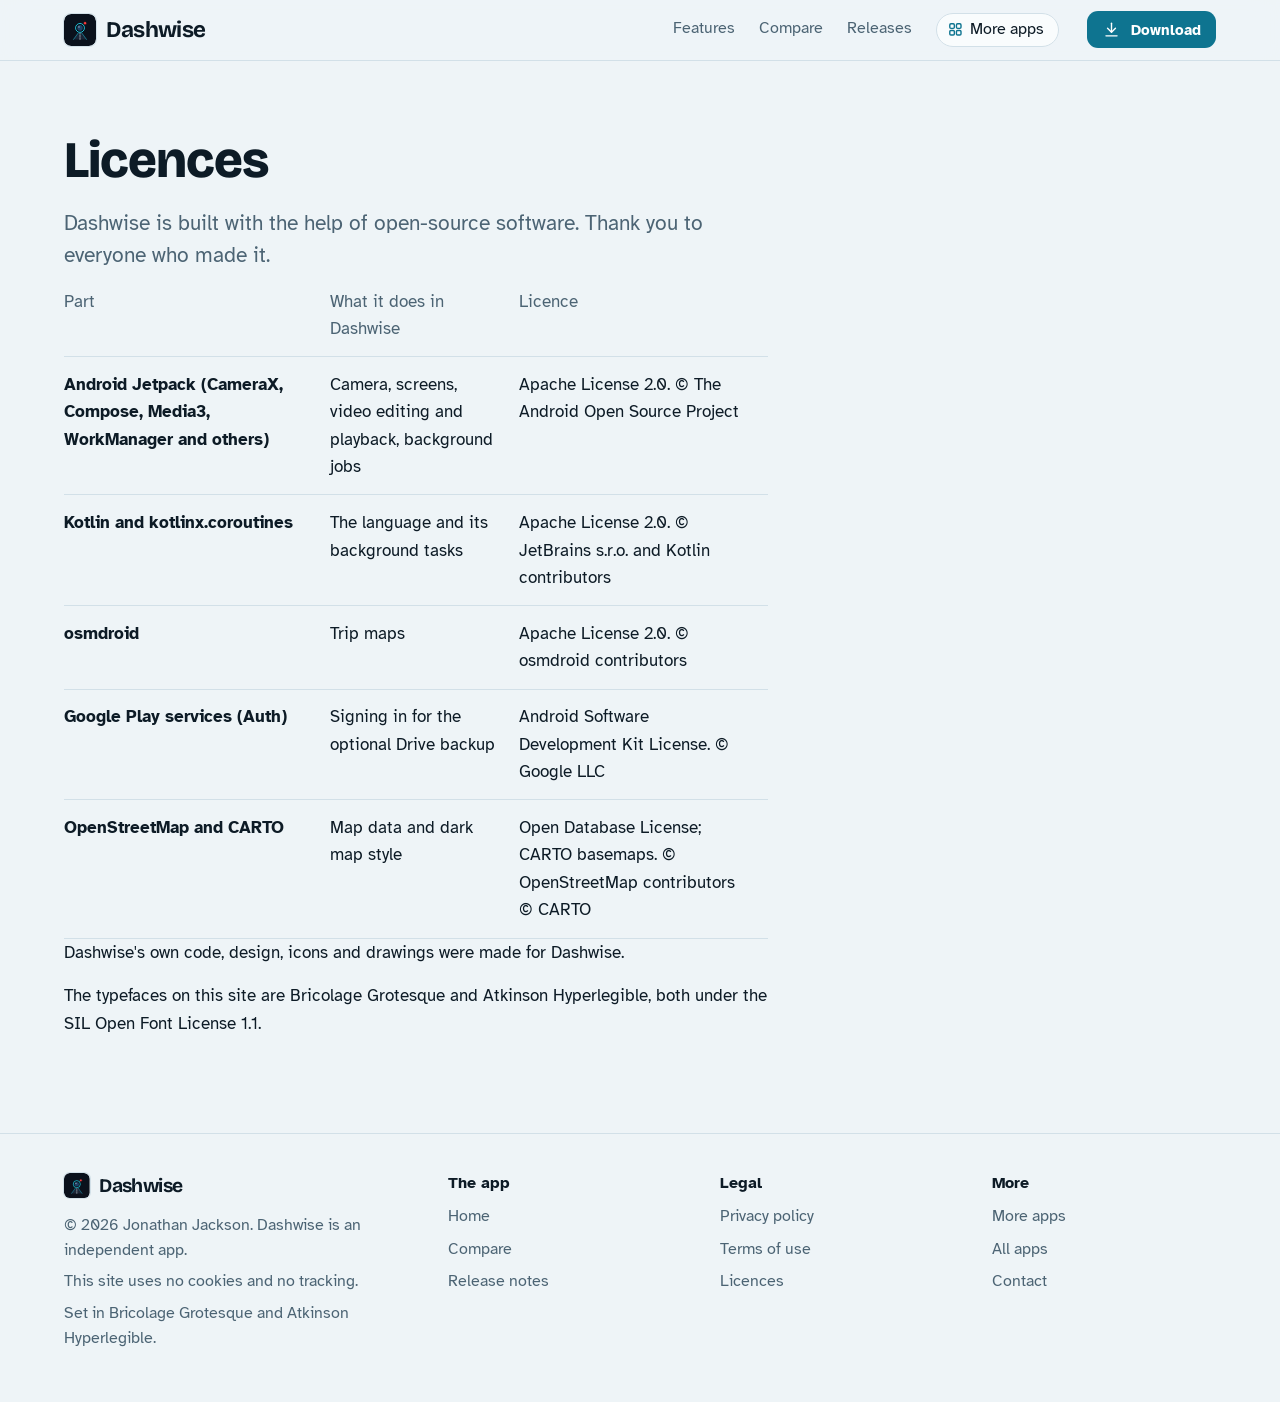
<file: licences.html>
<!DOCTYPE html>
<html lang="en-GB">
<head>
<meta charset="utf-8">
<meta name="viewport" content="width=device-width, initial-scale=1">
<title>Dashwise licences</title>
<meta name="description" content="The open-source parts inside Dashwise and their licences.">
<meta name="author" content="Jonathan Jackson">
<link rel="canonical" href="https://customgpter.github.io/dashwise/licences.html">
<meta name="theme-color" content="#eef4f7" media="(prefers-color-scheme: light)">
<meta name="theme-color" content="#07090d" media="(prefers-color-scheme: dark)">
<meta property="og:type" content="website">
<meta property="og:site_name" content="Dashwise">
<meta property="og:title" content="Dashwise licences">
<meta property="og:description" content="The open-source parts inside Dashwise and their licences.">
<meta property="og:url" content="https://customgpter.github.io/dashwise/licences.html">
<meta property="og:image" content="https://customgpter.github.io/dashwise/assets/og.png">
<meta property="og:image:width" content="1200">
<meta property="og:image:height" content="630">
<meta property="og:image:alt" content="Dashwise recording a dusk drive: speed, address, GPS and a large Save button over the road ahead">
<meta property="og:locale" content="en_GB">
<meta name="twitter:card" content="summary_large_image">
<link rel="icon" href="./assets/favicon.svg" type="image/svg+xml">
<link rel="apple-touch-icon" href="./assets/apple-touch-icon.png">
<link rel="preload" href="./assets/fonts/bricolage-grotesque-latin.woff2" as="font" type="font/woff2" crossorigin>
<link rel="preload" href="./assets/fonts/atkinson-hyperlegible-latin-400-normal.woff2" as="font" type="font/woff2" crossorigin>
<link rel="stylesheet" href="./assets/site.css?v=1">
<link rel="stylesheet" href="./assets/house.css?v=1">
<link rel="stylesheet" href="./assets/apps-list.css?v=1">
<script src="./assets/apps-list.js?v=1" defer></script>
</head>
<body>
<a class="skip" href="#main">Skip to content</a>
<header class="masthead">
<div class="wrap">
<a class="brand" href="./" aria-label="Dashwise home"><svg viewBox="0 0 108 108" aria-hidden="true"><rect width="108" height="108" rx="24" fill="#0B111C"/><path d="M51,60L57,60L76,86L32,86Z" fill="#1B2638"/><path d="M51,60L32,86M57,60L76,86" stroke="#22D3EE" stroke-width="1.6" stroke-linecap="round" fill="none"/><path d="M54,64v3M54,71v5M54,80v6" stroke="#fff" stroke-width="1.8" stroke-linecap="round"/><circle cx="54" cy="47" r="17" fill="#070B12"/><circle cx="54" cy="47" r="15" fill="none" stroke="#22D3EE" stroke-width="3"/><circle cx="54" cy="47" r="9.5" fill="#1F4166"/><circle cx="50.5" cy="43.5" r="2.4" fill="#fff" fill-opacity=".7"/><circle cx="71" cy="31" r="6" fill="#FF3B3B" fill-opacity=".25"/><circle cx="71" cy="31" r="3.8" fill="#FF3B3B"/></svg><span>Dashwise</span></a>
<nav aria-label="Main"><ul><li><a href="./#features">Features</a></li><li><a href="./compare.html">Compare</a></li><li><a href="./releases.html">Releases</a></li><li><a class="more-apps" href="./more-apps.html"><svg class="ico" viewBox="0 0 24 24" aria-hidden="true"><rect x="4" y="4" width="6.5" height="6.5" rx="1.6"/><rect x="13.5" y="4" width="6.5" height="6.5" rx="1.6"/><rect x="4" y="13.5" width="6.5" height="6.5" rx="1.6"/><rect x="13.5" y="13.5" width="6.5" height="6.5" rx="1.6"/></svg>More apps</a></li></ul></nav>
<a class="button small" href="https://github.com/CustomGPTer/dashwise/releases/latest/download/Dashwise.apk"><svg class="ico" viewBox="0 0 24 24" aria-hidden="true"><path d="M12 4v11"/><path d="M7 10.5l5 5 5-5"/><path d="M5 20h14"/></svg>Download</a>
</div>
</header>
<main id="main" class="doc">
<div class="wrap">
<div class="measure">
<h1>Licences</h1>
<p class="lede">Dashwise is built with the help of open-source software. Thank you to everyone who made it.</p>
<div class="scroll"><table><thead><tr><th scope="col">Part</th><th scope="col">What it does in Dashwise</th><th scope="col">Licence</th></tr></thead><tbody><tr><th scope="row">Android Jetpack (CameraX, Compose, Media3, WorkManager and others)</th><td>Camera, screens, video editing and playback, background jobs</td><td>Apache License 2.0. &copy; The Android Open Source Project</td></tr><tr><th scope="row">Kotlin and kotlinx.coroutines</th><td>The language and its background tasks</td><td>Apache License 2.0. &copy; JetBrains s.r.o. and Kotlin contributors</td></tr><tr><th scope="row">osmdroid</th><td>Trip maps</td><td>Apache License 2.0. &copy; osmdroid contributors</td></tr><tr><th scope="row">Google Play services (Auth)</th><td>Signing in for the optional Drive backup</td><td>Android Software Development Kit License. &copy; Google LLC</td></tr><tr><th scope="row">OpenStreetMap and CARTO</th><td>Map data and dark map style</td><td>Open Database License; CARTO basemaps. &copy; OpenStreetMap contributors &copy; CARTO</td></tr></tbody></table></div>
<p>Dashwise's own code, design, icons and drawings were made for Dashwise.</p>
<p>The typefaces on this site are Bricolage Grotesque and Atkinson Hyperlegible, both under the SIL Open Font License 1.1.</p>
</div>
</div>
</main>
<footer class="colophon">
<div class="wrap">
<div>
<a class="brand" href="./" aria-label="Dashwise home"><svg viewBox="0 0 108 108" aria-hidden="true"><rect width="108" height="108" rx="24" fill="#0B111C"/><path d="M51,60L57,60L76,86L32,86Z" fill="#1B2638"/><path d="M51,60L32,86M57,60L76,86" stroke="#22D3EE" stroke-width="1.6" stroke-linecap="round" fill="none"/><path d="M54,64v3M54,71v5M54,80v6" stroke="#fff" stroke-width="1.8" stroke-linecap="round"/><circle cx="54" cy="47" r="17" fill="#070B12"/><circle cx="54" cy="47" r="15" fill="none" stroke="#22D3EE" stroke-width="3"/><circle cx="54" cy="47" r="9.5" fill="#1F4166"/><circle cx="50.5" cy="43.5" r="2.4" fill="#fff" fill-opacity=".7"/><circle cx="71" cy="31" r="6" fill="#FF3B3B" fill-opacity=".25"/><circle cx="71" cy="31" r="3.8" fill="#FF3B3B"/></svg><span>Dashwise</span></a>
<p>&copy; 2026 Jonathan Jackson. Dashwise is an independent app.</p>
<p>This site uses no cookies and no tracking.</p>
<p>Set in Bricolage Grotesque and Atkinson Hyperlegible.</p>
</div>
<nav aria-label="The app"><h2>The app</h2><ul>
<li><a href="./">Home</a></li>
<li><a href="./compare.html">Compare</a></li>
<li><a href="./releases.html">Release notes</a></li>

</ul></nav>
<nav aria-label="Legal"><h2>Legal</h2><ul>
<li><a href="./privacy.html">Privacy policy</a></li>
<li><a href="./terms.html">Terms of use</a></li>
<li><a href="./licences.html">Licences</a></li>
</ul></nav>
<nav aria-label="More"><h2>More</h2><ul>
<li><a href="./more-apps.html">More apps</a></li>
<li><a href="https://customgpter.github.io/">All apps</a></li>
<li><a href="https://github.com/CustomGPTer/dashwise/issues">Contact</a></li>
</ul></nav>
</div>
</footer>
</body>
</html>
</file>
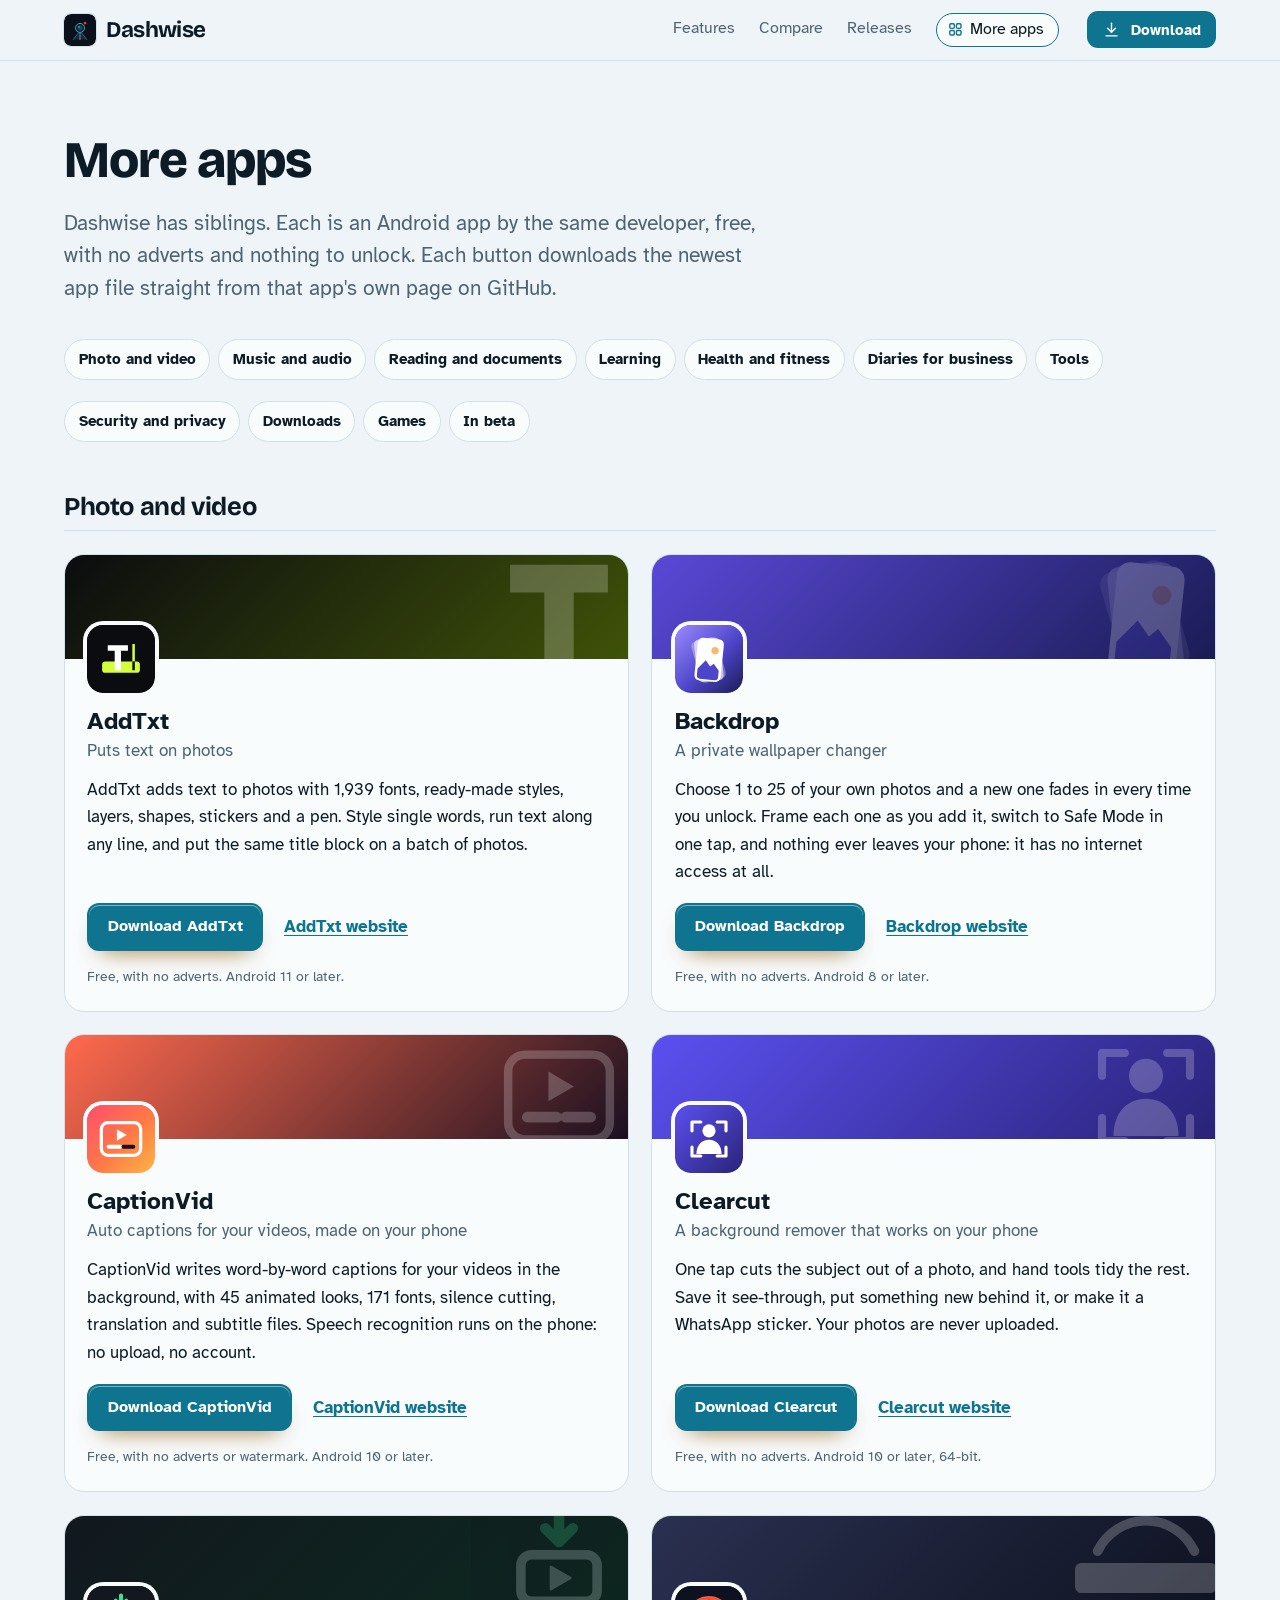
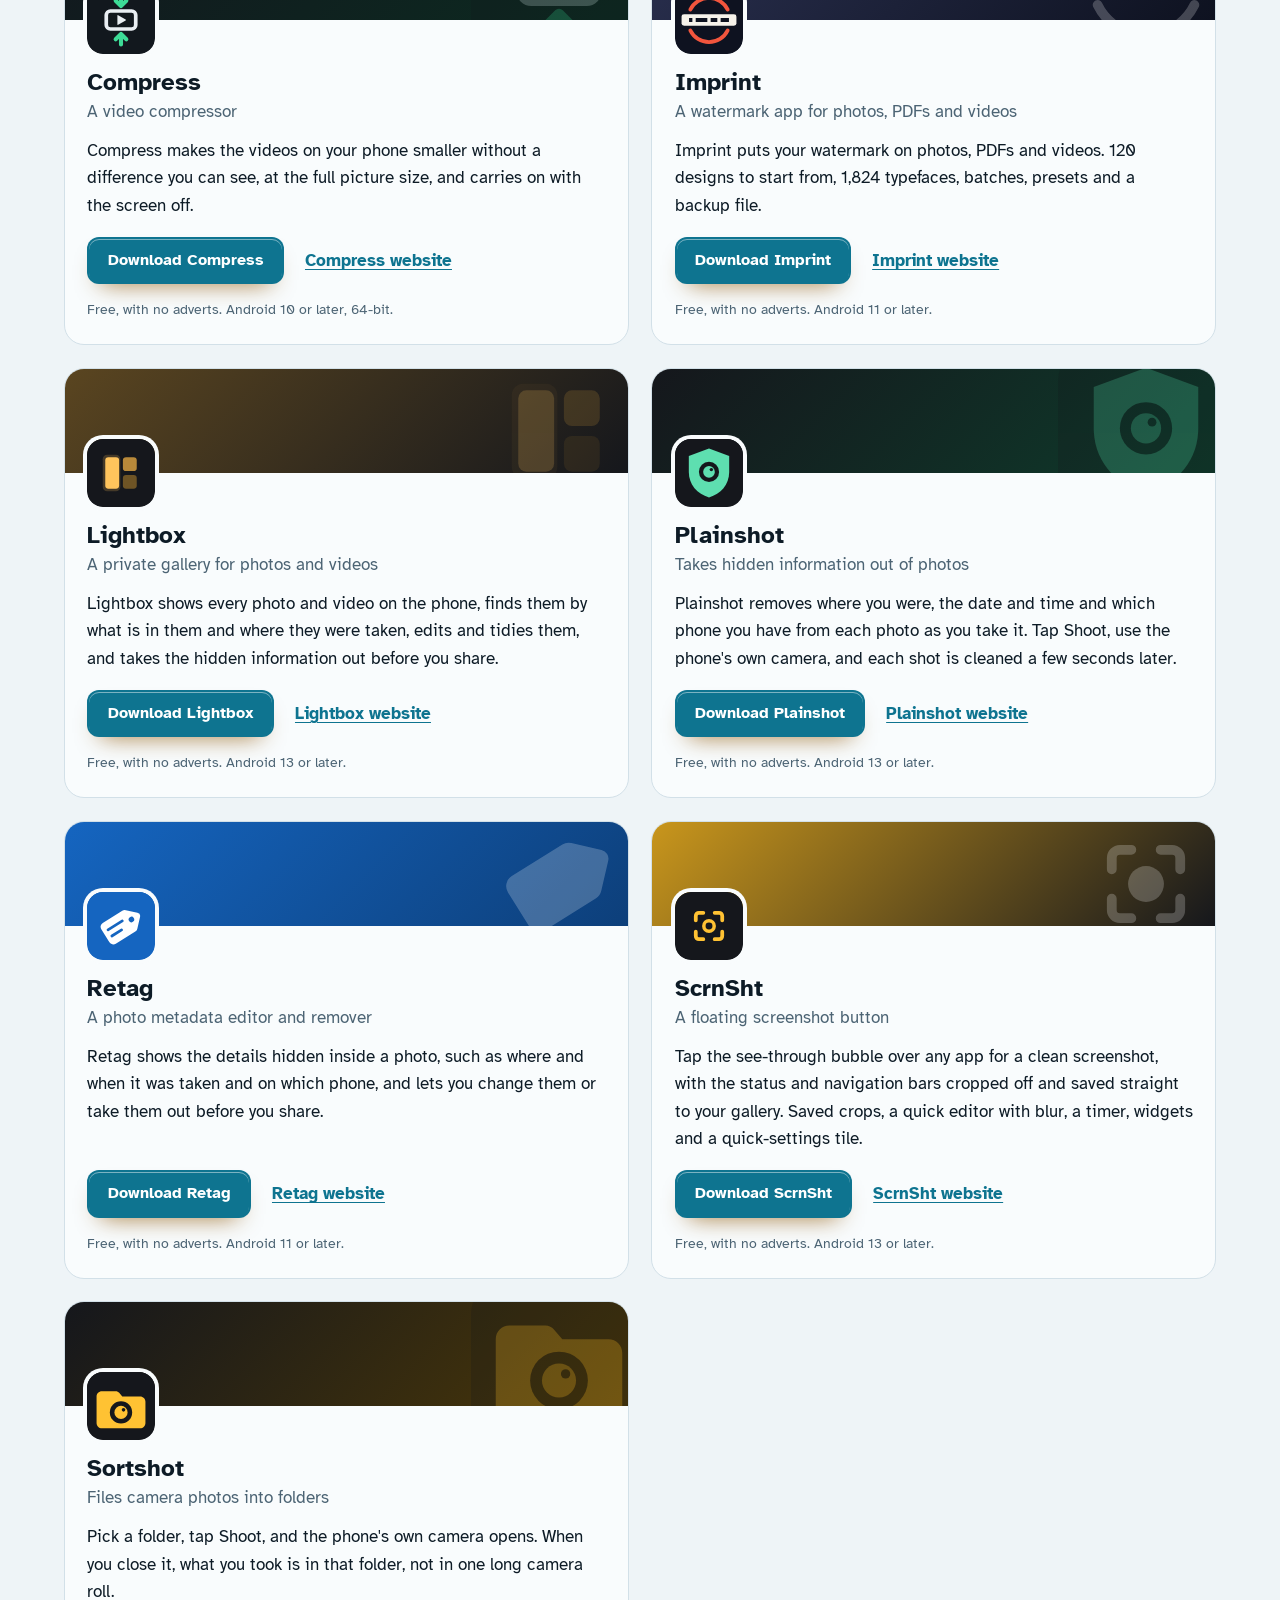
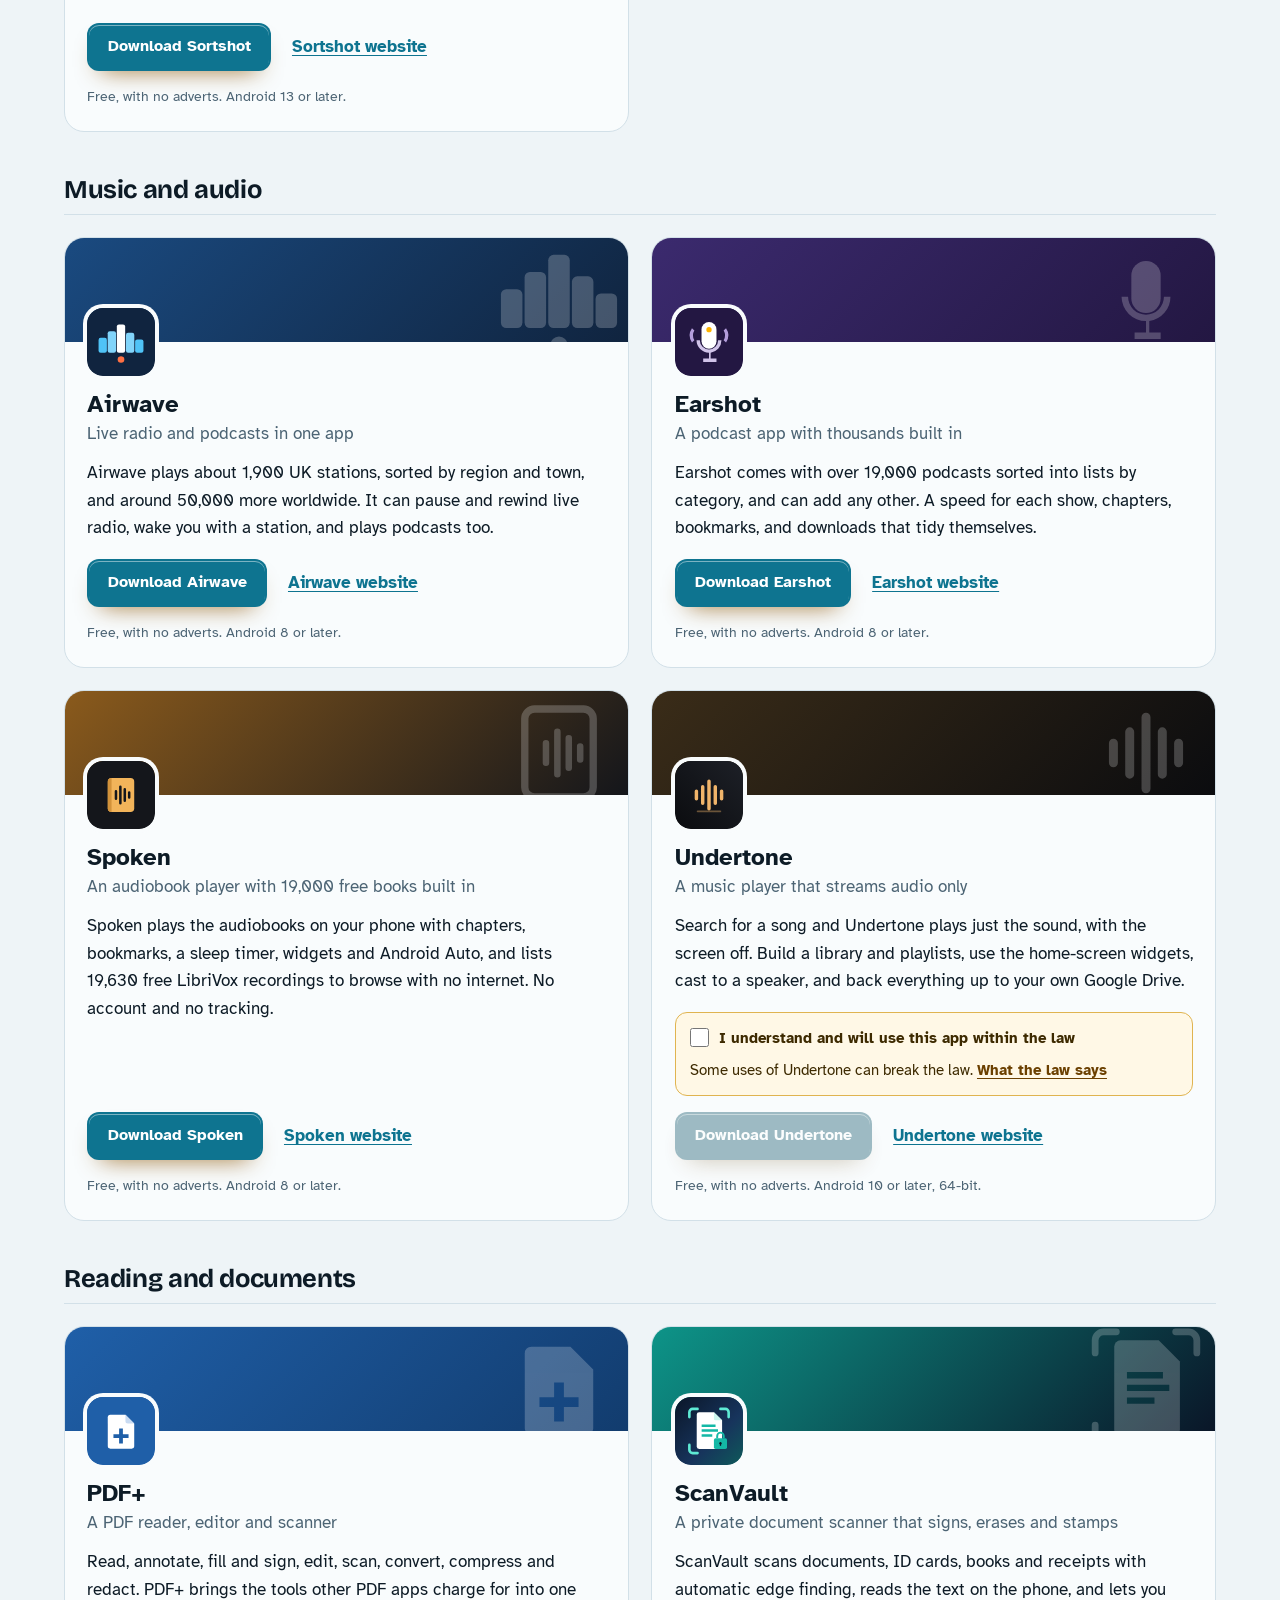
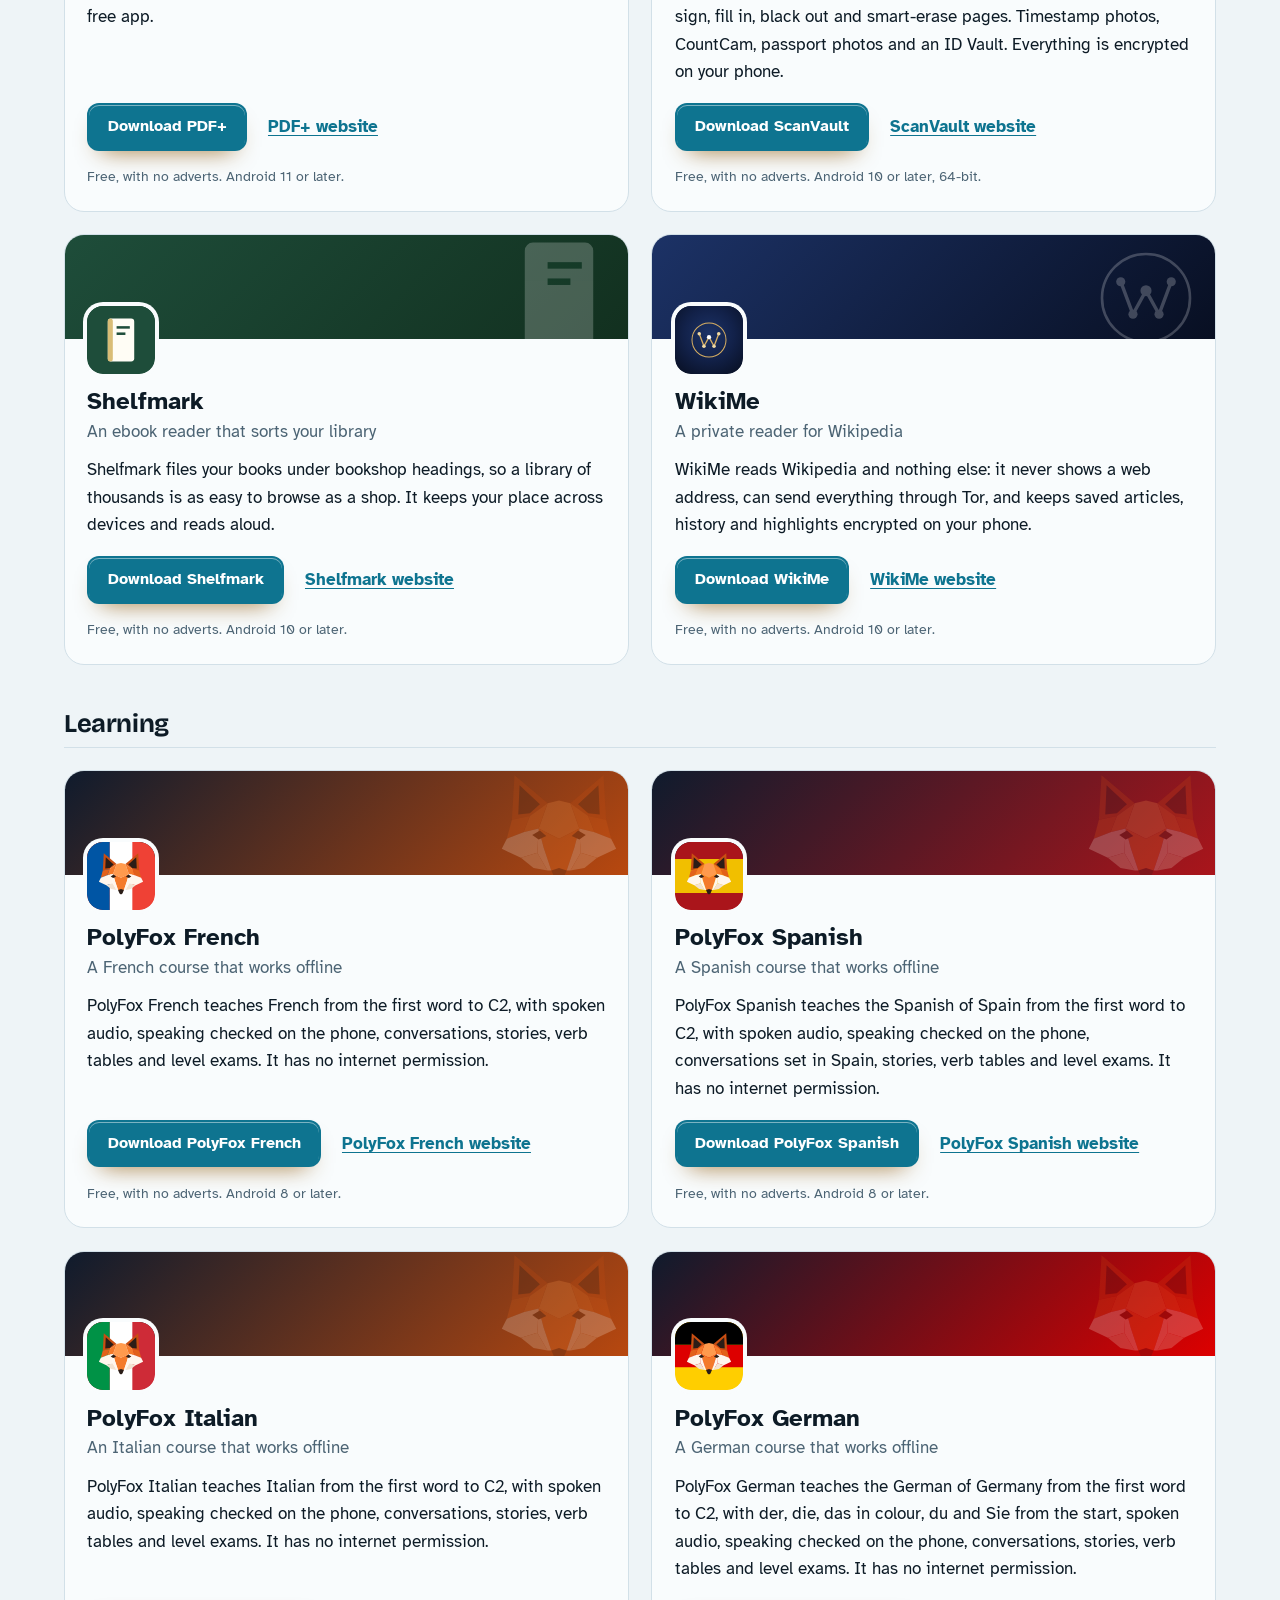
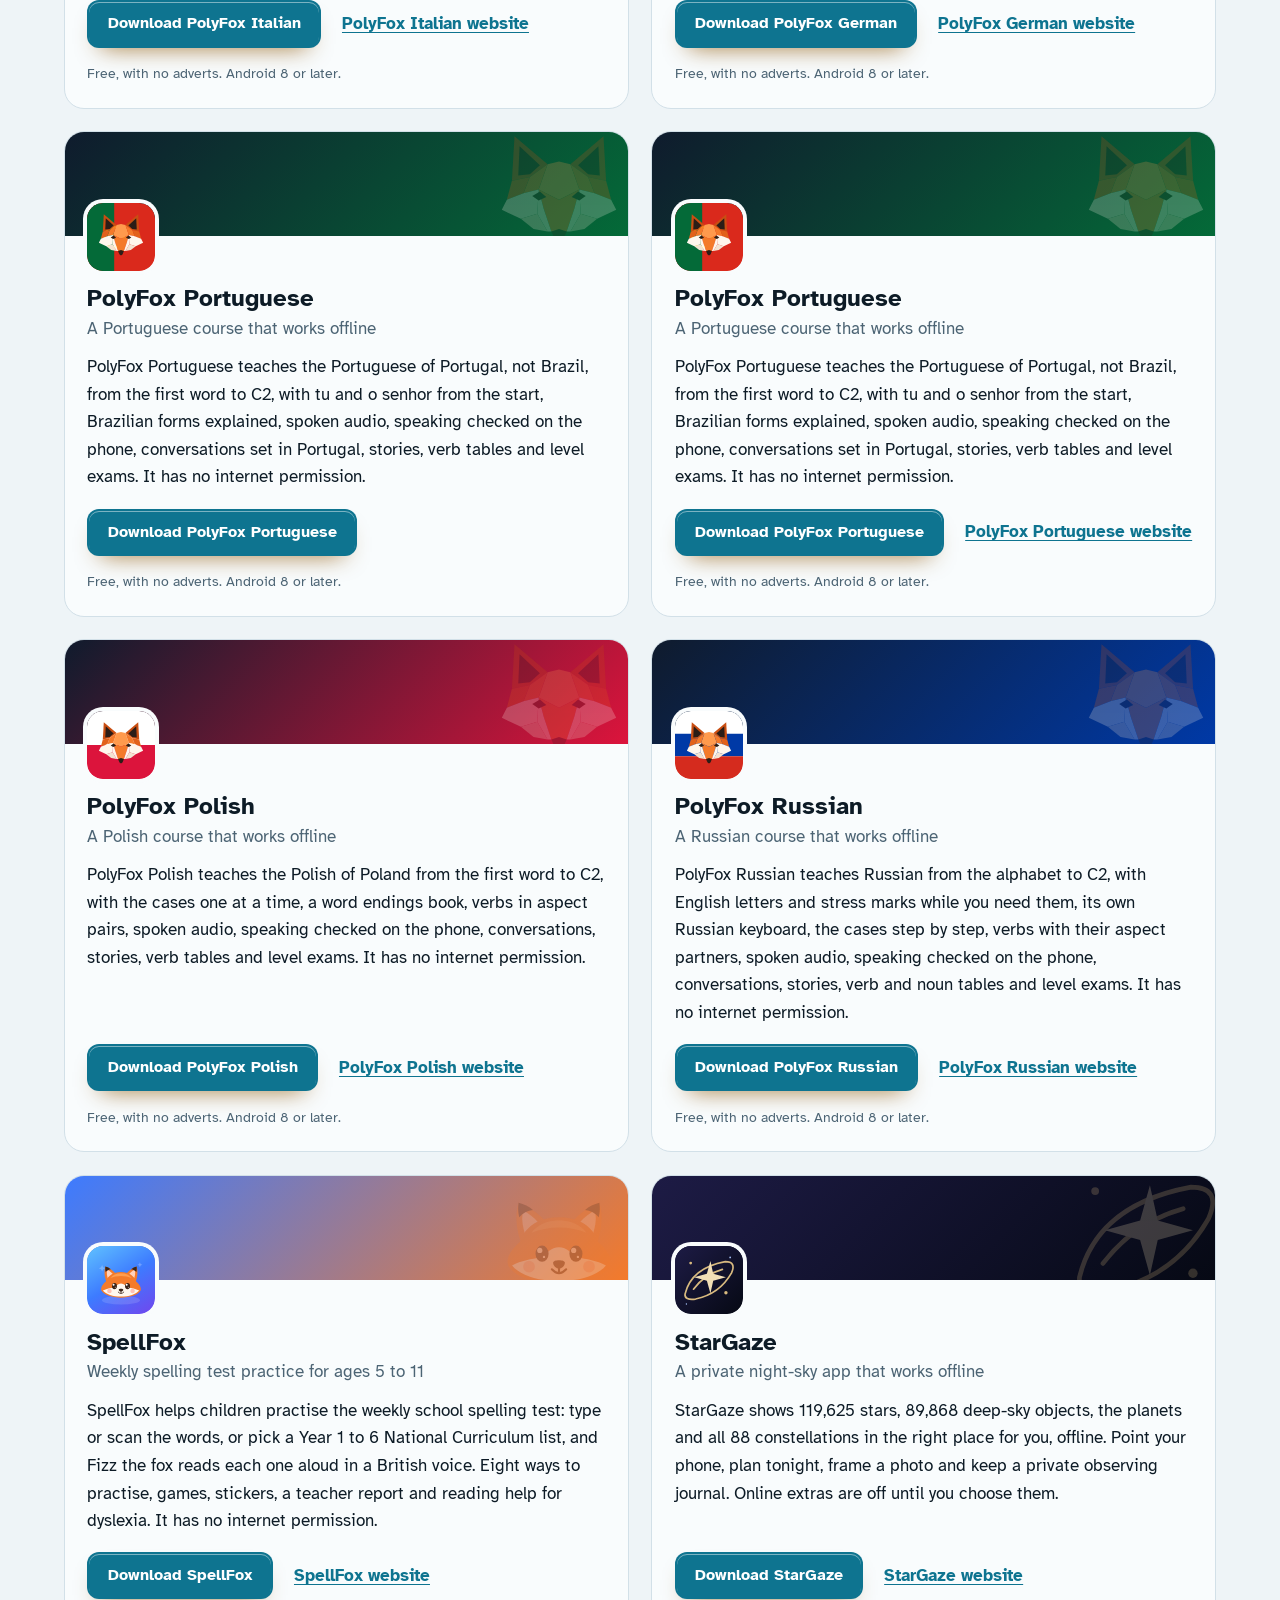
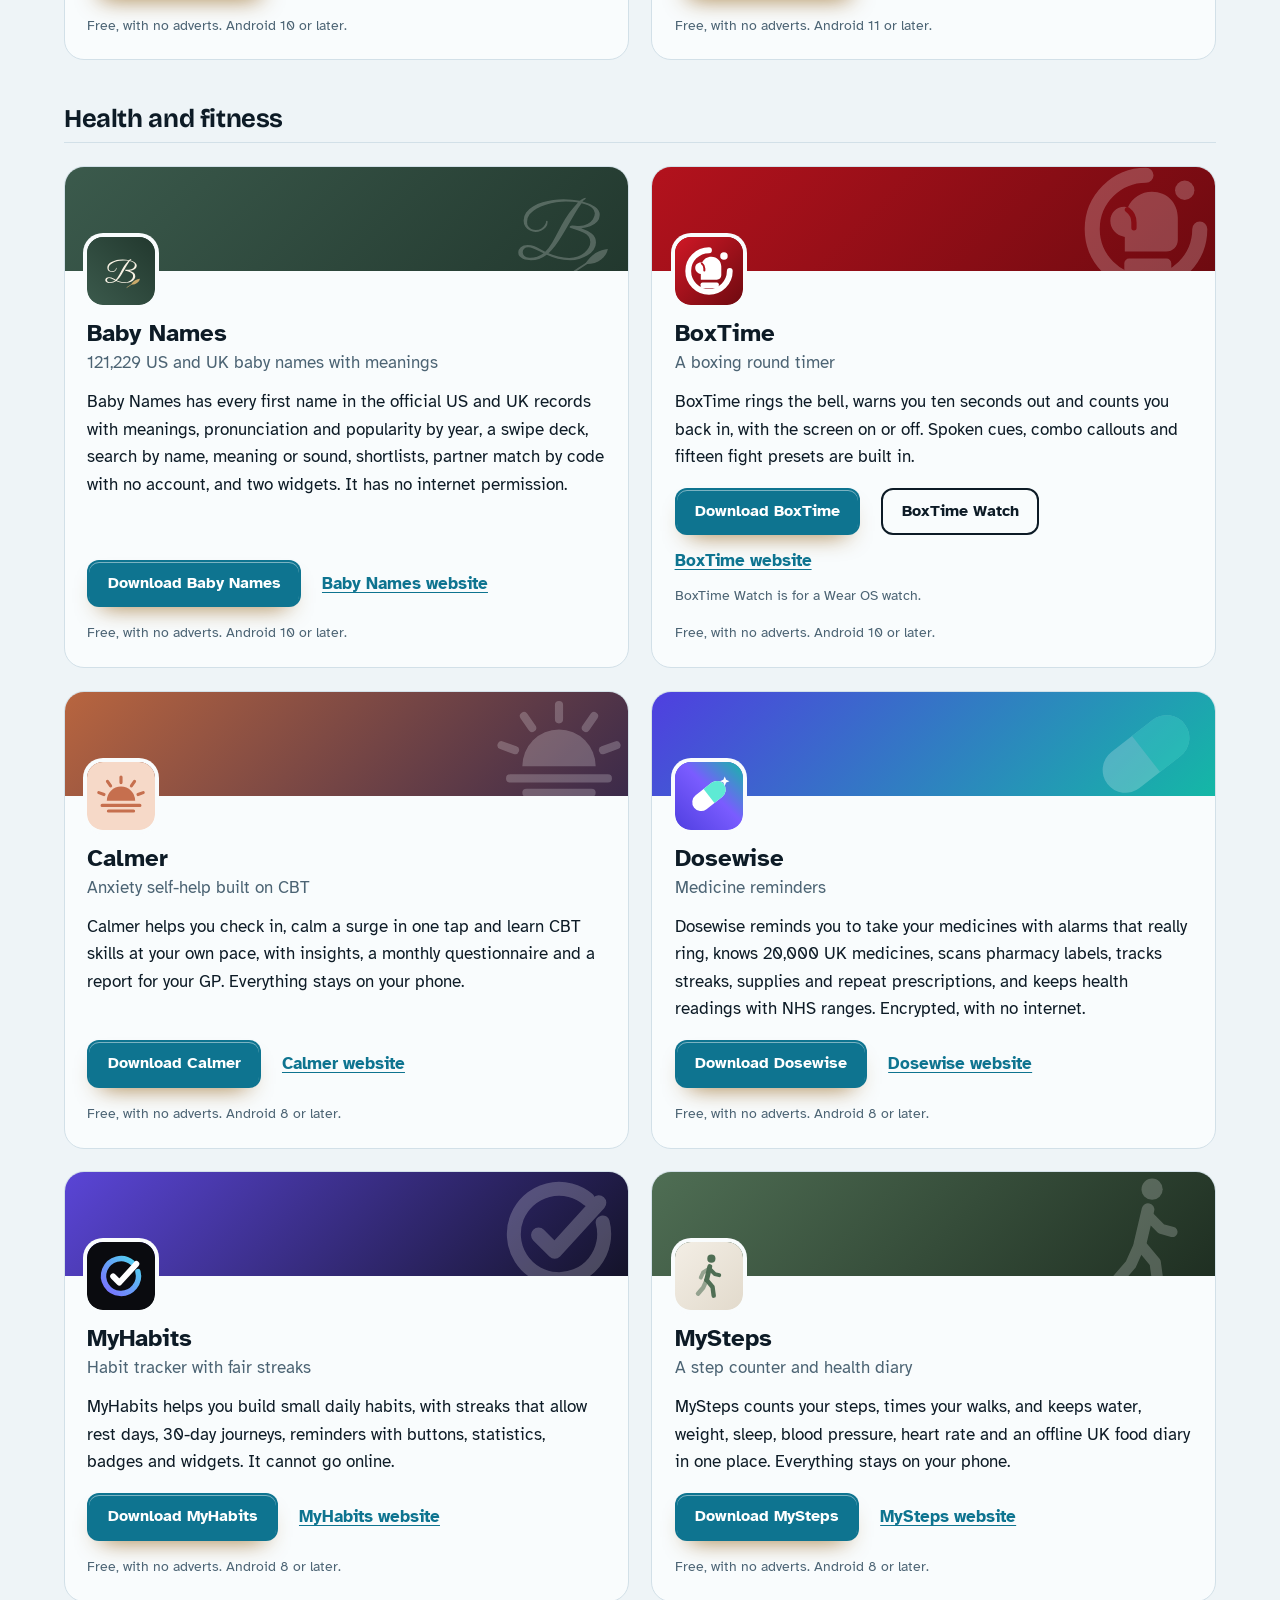
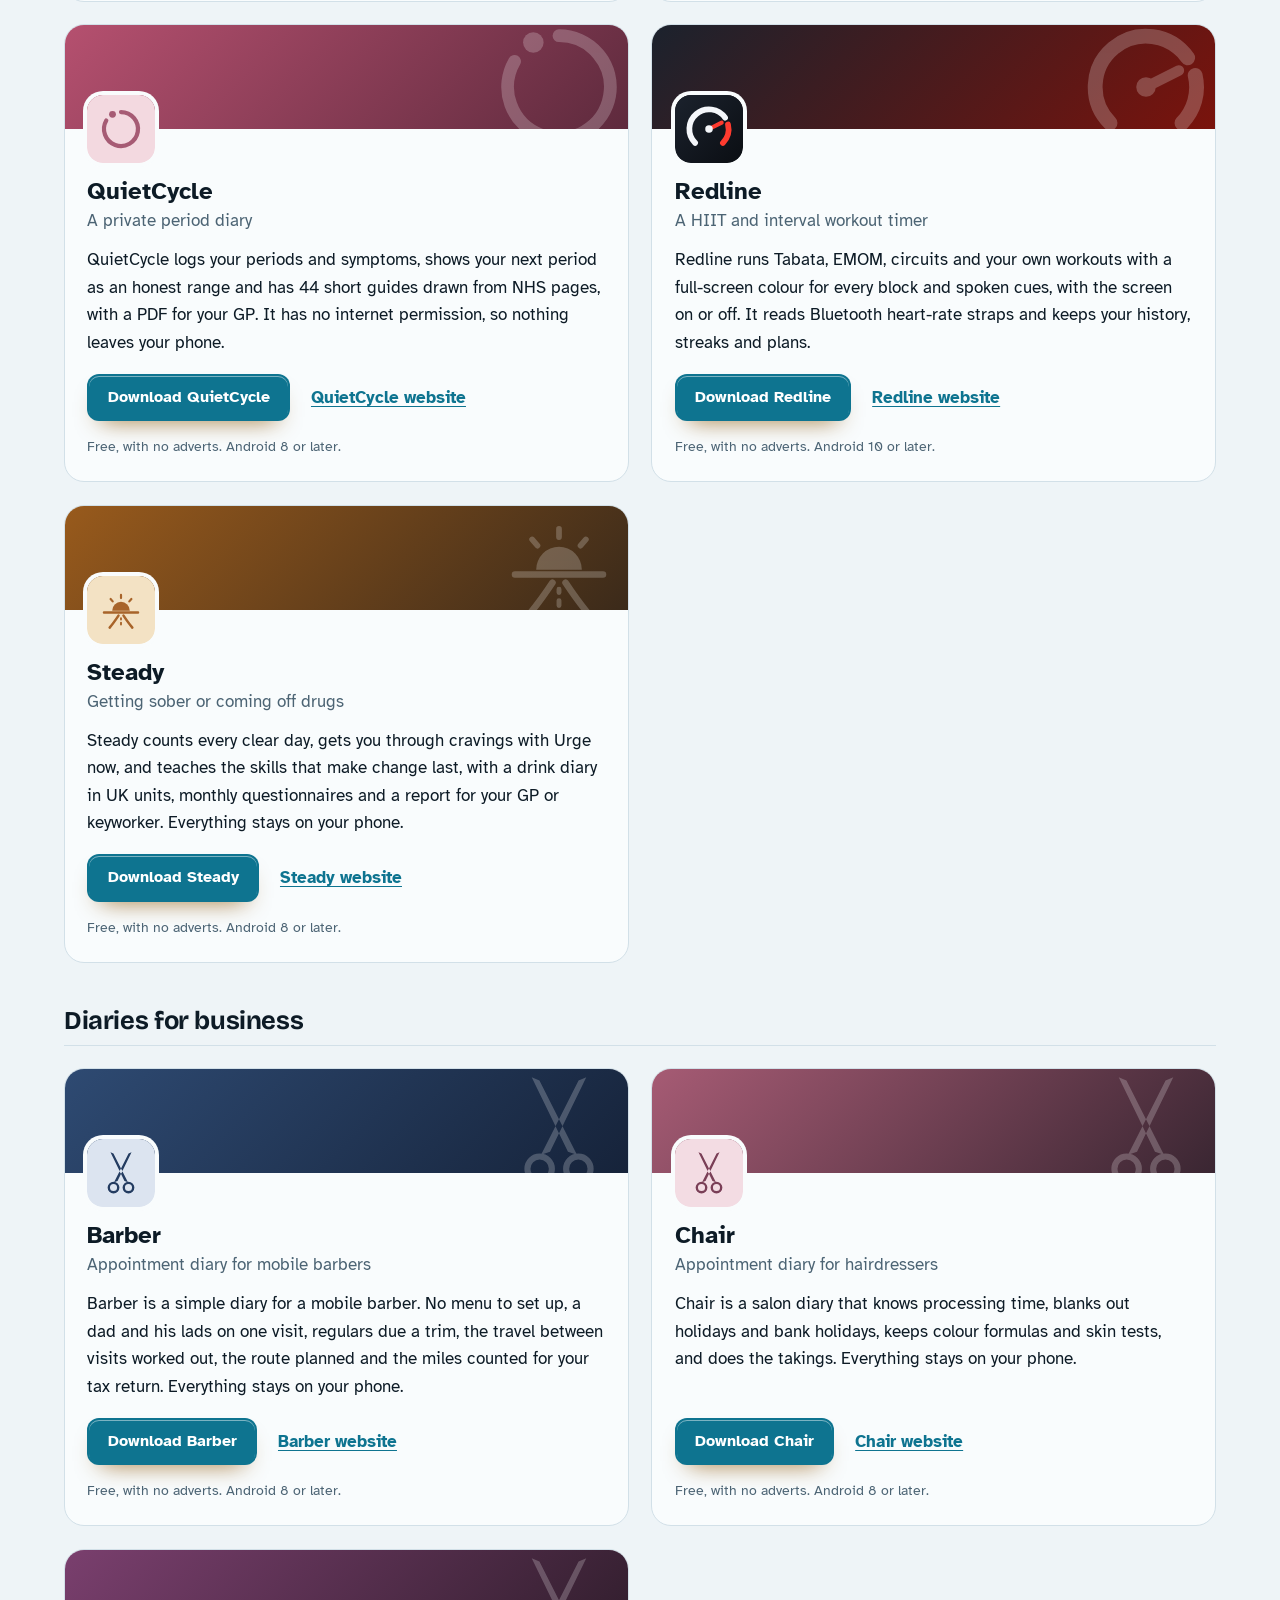
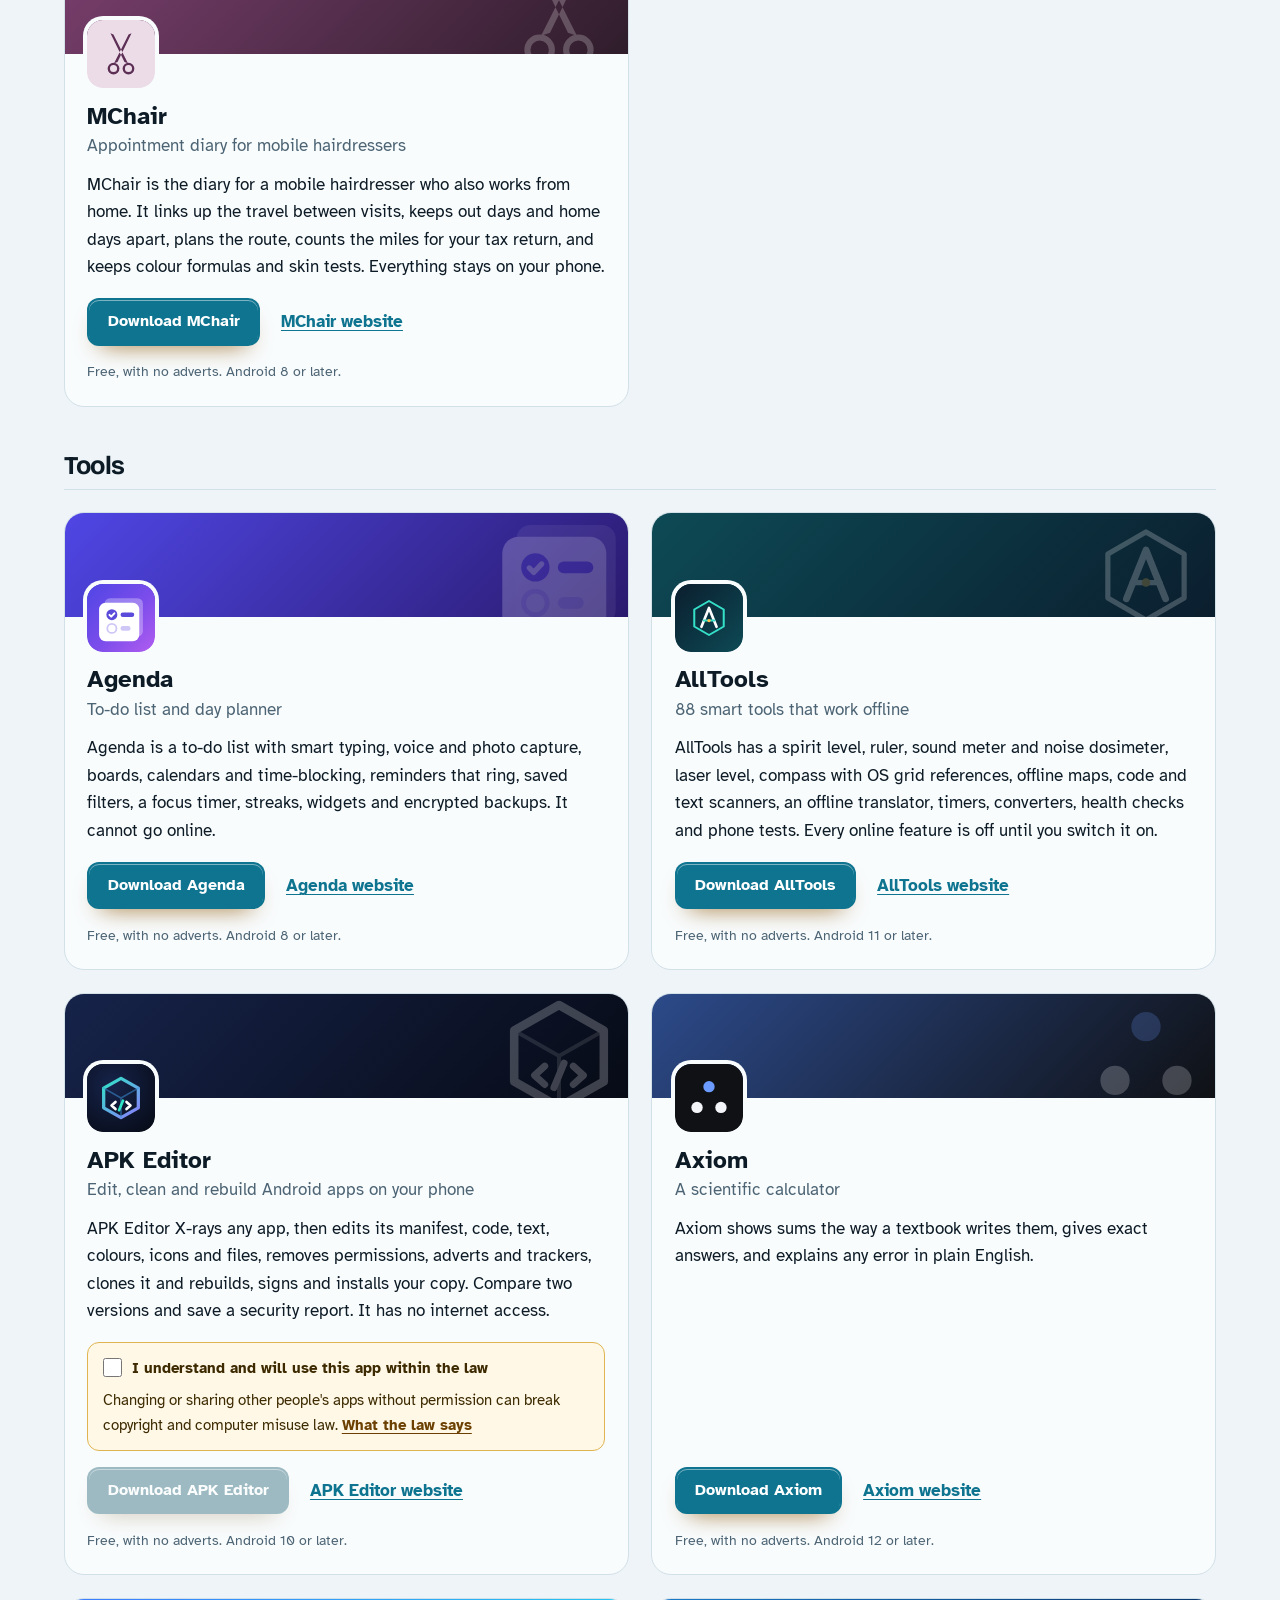
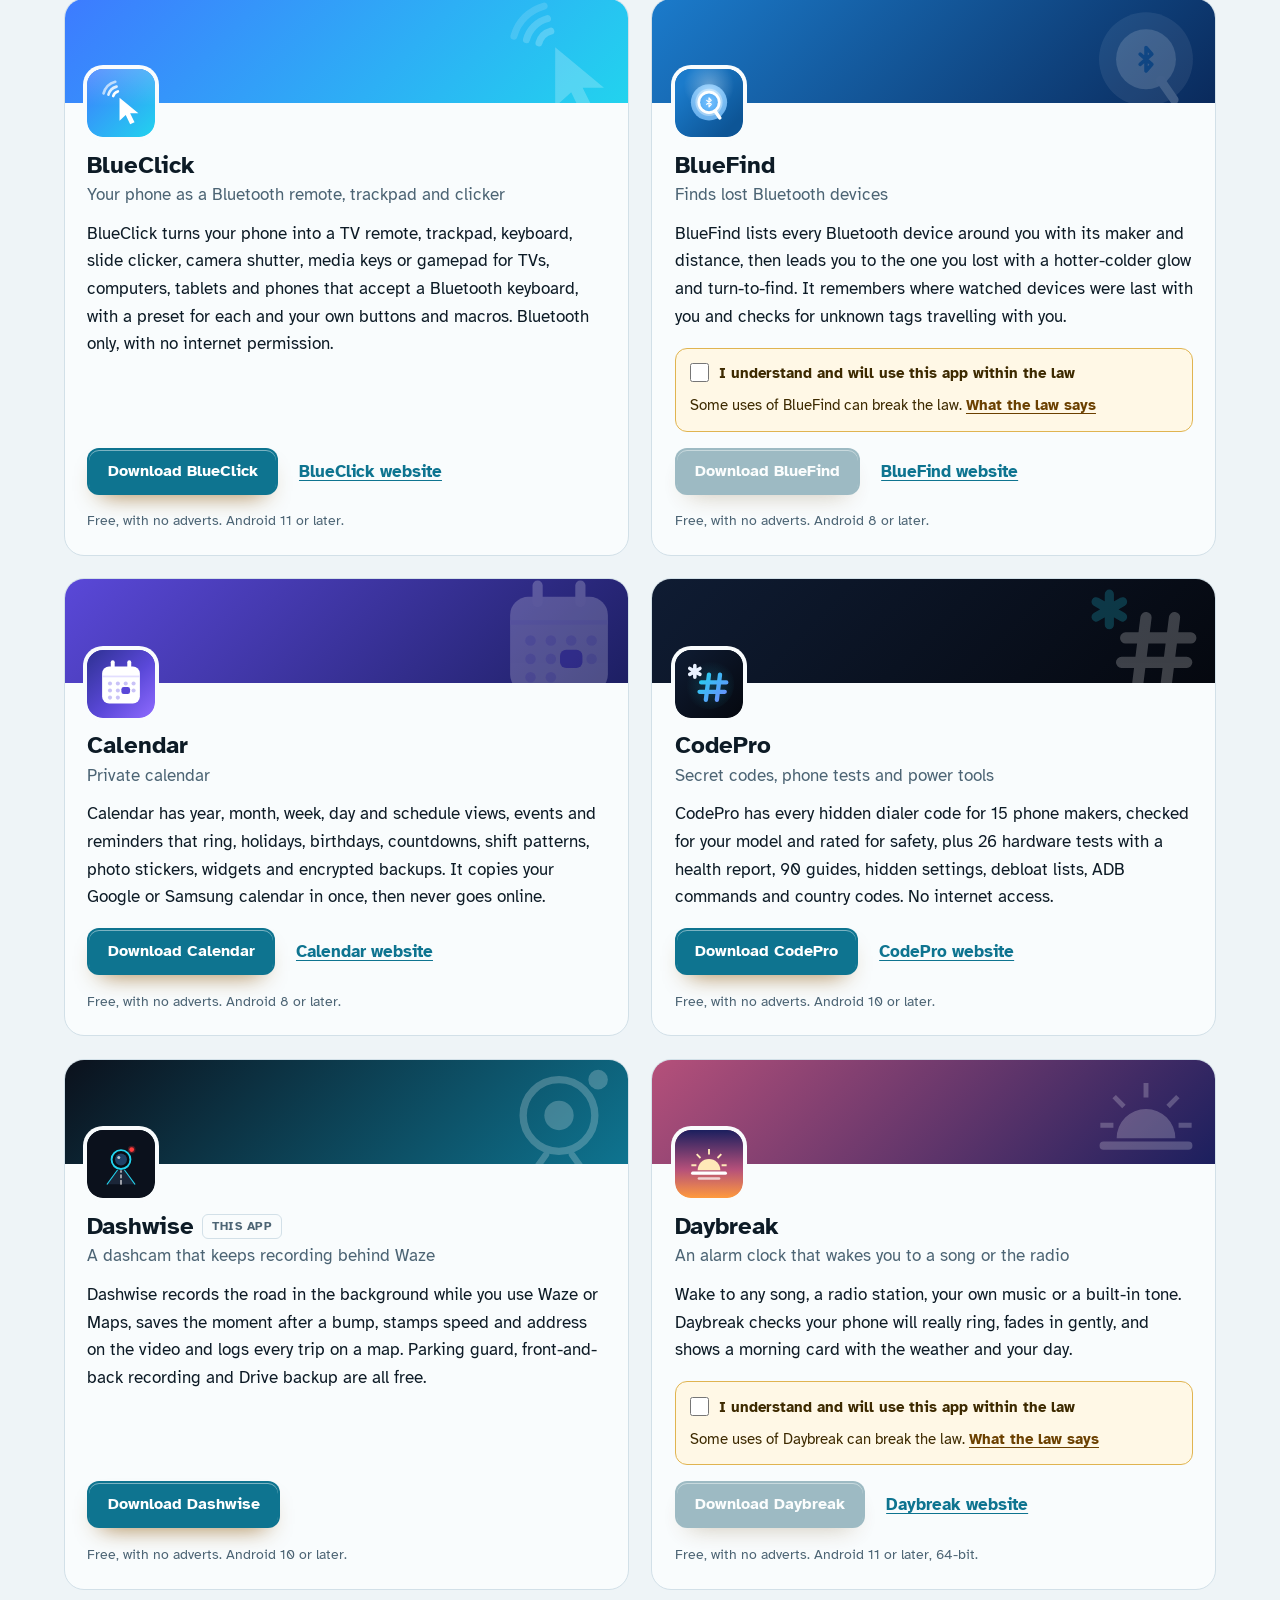
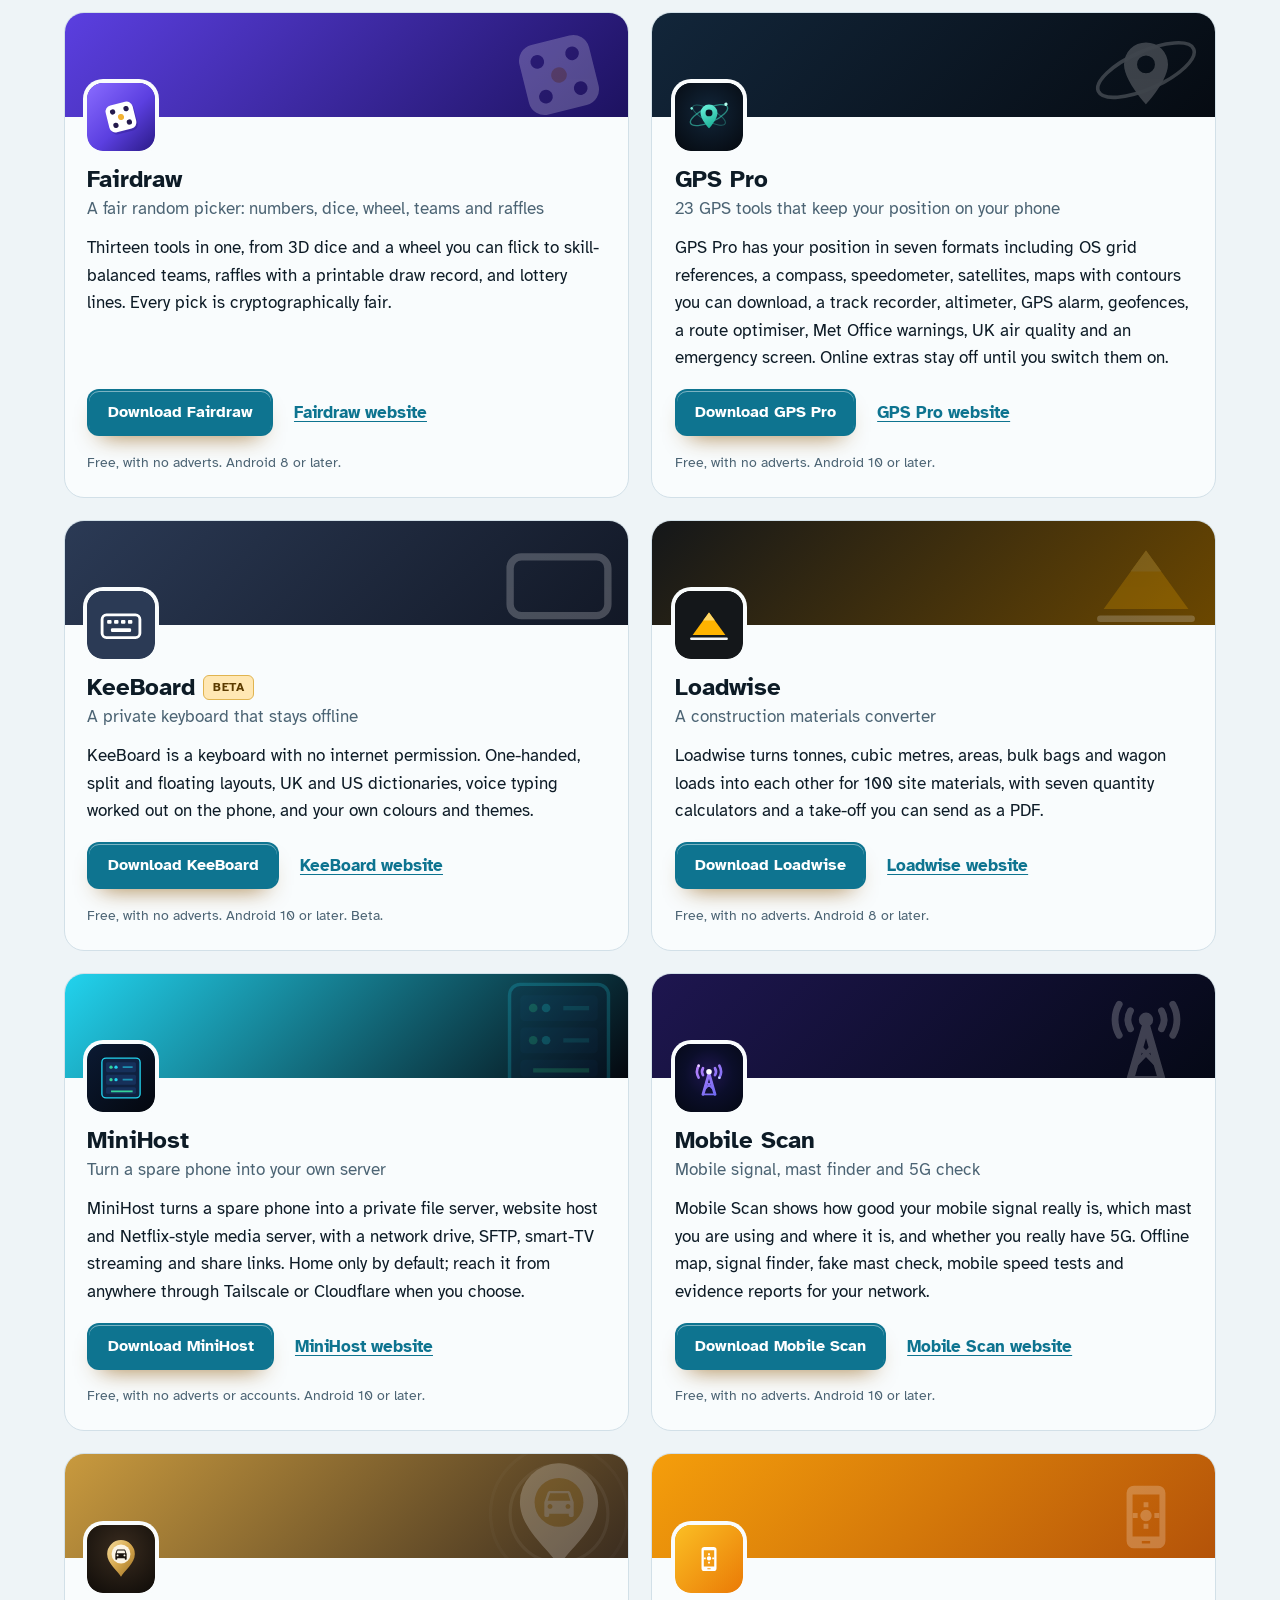
<file: more-apps.html>
<!DOCTYPE html>
<html lang="en-GB">
<head>
<meta charset="utf-8">
<meta name="viewport" content="width=device-width, initial-scale=1">
<title>More free Android apps from the maker of Dashwise</title>
<meta name="description" content="All 99 free Android apps from the maker of Dashwise, in one list by category, each with its download and a link to its website.">
<meta name="author" content="Jonathan Jackson">
<link rel="canonical" href="https://customgpter.github.io/dashwise/more-apps.html">
<meta name="theme-color" content="#eef4f7" media="(prefers-color-scheme: light)">
<meta name="theme-color" content="#07090d" media="(prefers-color-scheme: dark)">
<meta property="og:type" content="website">
<meta property="og:site_name" content="Dashwise">
<meta property="og:title" content="More free Android apps from the maker of Dashwise">
<meta property="og:description" content="All 99 free Android apps from the maker of Dashwise, in one list by category, each with its download and a link to its website.">
<meta property="og:url" content="https://customgpter.github.io/dashwise/more-apps.html">
<meta property="og:image" content="https://customgpter.github.io/dashwise/assets/og.png">
<meta property="og:image:width" content="1200">
<meta property="og:image:height" content="630">
<meta property="og:image:alt" content="Dashwise recording a dusk drive: speed, address, GPS and a large Save button over the road ahead">
<meta property="og:locale" content="en_GB">
<meta name="twitter:card" content="summary_large_image">
<link rel="icon" href="./assets/favicon.svg" type="image/svg+xml">
<link rel="apple-touch-icon" href="./assets/apple-touch-icon.png">
<link rel="preload" href="./assets/fonts/bricolage-grotesque-latin.woff2" as="font" type="font/woff2" crossorigin>
<link rel="preload" href="./assets/fonts/atkinson-hyperlegible-latin-400-normal.woff2" as="font" type="font/woff2" crossorigin>
<link rel="stylesheet" href="./assets/site.css?v=1">
<link rel="stylesheet" href="./assets/house.css?v=1">
<script type="application/ld+json">{"@context":"https://schema.org","@type":"ItemList","name":"Apps from the maker of Dashwise","url":"https://customgpter.github.io/dashwise/more-apps.html","itemListElement":[{"@type":"ListItem","position":1,"name":"AddTxt","url":"https://customgpter.github.io/addtxt/"},{"@type":"ListItem","position":2,"name":"Backdrop","url":"https://customgpter.github.io/backdrop/"},{"@type":"ListItem","position":3,"name":"CaptionVid","url":"https://customgpter.github.io/captionvid/"},{"@type":"ListItem","position":4,"name":"Clearcut","url":"https://customgpter.github.io/clearcut/"},{"@type":"ListItem","position":5,"name":"Compress","url":"https://customgpter.github.io/compress/"},{"@type":"ListItem","position":6,"name":"Imprint","url":"https://customgpter.github.io/imprint/"},{"@type":"ListItem","position":7,"name":"Lightbox","url":"https://customgpter.github.io/lightbox/"},{"@type":"ListItem","position":8,"name":"Plainshot","url":"https://customgpter.github.io/plainshot/"},{"@type":"ListItem","position":9,"name":"Retag","url":"https://customgpter.github.io/retag/"},{"@type":"ListItem","position":10,"name":"ScrnSht","url":"https://customgpter.github.io/scrnsht/"},{"@type":"ListItem","position":11,"name":"Sortshot","url":"https://customgpter.github.io/sortshot/"},{"@type":"ListItem","position":12,"name":"Airwave","url":"https://customgpter.github.io/airwave/"},{"@type":"ListItem","position":13,"name":"Earshot","url":"https://customgpter.github.io/earshot/"},{"@type":"ListItem","position":14,"name":"Spoken","url":"https://customgpter.github.io/spoken/"},{"@type":"ListItem","position":15,"name":"Undertone","url":"https://customgpter.github.io/undertone/"},{"@type":"ListItem","position":16,"name":"PDF+","url":"https://customgpter.github.io/pdfplus/"},{"@type":"ListItem","position":17,"name":"ScanVault","url":"https://customgpter.github.io/scanvault/"},{"@type":"ListItem","position":18,"name":"Shelfmark","url":"https://customgpter.github.io/shelfmark/"},{"@type":"ListItem","position":19,"name":"WikiMe","url":"https://customgpter.github.io/wikime/"},{"@type":"ListItem","position":20,"name":"PolyFox French","url":"https://customgpter.github.io/polyfox/"},{"@type":"ListItem","position":21,"name":"PolyFox German","url":"https://customgpter.github.io/polyfox-german/"},{"@type":"ListItem","position":22,"name":"PolyFox Portuguese","url":"https://customgpter.github.io/polyfox-portuguese/"},{"@type":"ListItem","position":23,"name":"PolyFox Polish","url":"https://customgpter.github.io/polyfox-polish/"},{"@type":"ListItem","position":24,"name":"PolyFox Russian","url":"https://customgpter.github.io/polyfox-russian/"},{"@type":"ListItem","position":25,"name":"SpellFox","url":"https://customgpter.github.io/spellfox/"},{"@type":"ListItem","position":26,"name":"StarGaze","url":"https://customgpter.github.io/stargaze/"},{"@type":"ListItem","position":27,"name":"Baby Names","url":"https://customgpter.github.io/babynames/"},{"@type":"ListItem","position":28,"name":"BoxTime","url":"https://customgpter.github.io/boxtime/"},{"@type":"ListItem","position":29,"name":"Calmer","url":"https://customgpter.github.io/calmer/"},{"@type":"ListItem","position":30,"name":"Dosewise","url":"https://customgpter.github.io/dosewise/"},{"@type":"ListItem","position":31,"name":"MyHabits","url":"https://customgpter.github.io/myhabits/"},{"@type":"ListItem","position":32,"name":"MySteps","url":"https://customgpter.github.io/mysteps/"},{"@type":"ListItem","position":33,"name":"QuietCycle","url":"https://customgpter.github.io/quietcycle/"},{"@type":"ListItem","position":34,"name":"Redline","url":"https://customgpter.github.io/redline/"},{"@type":"ListItem","position":35,"name":"Steady","url":"https://customgpter.github.io/steady/"},{"@type":"ListItem","position":36,"name":"Barber","url":"https://customgpter.github.io/barber/"},{"@type":"ListItem","position":37,"name":"Chair","url":"https://customgpter.github.io/chair/"},{"@type":"ListItem","position":38,"name":"MChair","url":"https://customgpter.github.io/mchair/"},{"@type":"ListItem","position":39,"name":"Agenda","url":"https://customgpter.github.io/agenda/"},{"@type":"ListItem","position":40,"name":"AllTools","url":"https://customgpter.github.io/alltools/"},{"@type":"ListItem","position":41,"name":"APK Editor","url":"https://customgpter.github.io/apkeditor/"},{"@type":"ListItem","position":42,"name":"Axiom","url":"https://customgpter.github.io/axiom/"},{"@type":"ListItem","position":43,"name":"BlueClick","url":"https://customgpter.github.io/blueclick/"},{"@type":"ListItem","position":44,"name":"BlueFind","url":"https://customgpter.github.io/bluefind/"},{"@type":"ListItem","position":45,"name":"Calendar","url":"https://customgpter.github.io/calendar/"},{"@type":"ListItem","position":46,"name":"CodePro","url":"https://customgpter.github.io/codepro/"},{"@type":"ListItem","position":47,"name":"Dashwise","url":"https://customgpter.github.io/dashwise/"},{"@type":"ListItem","position":48,"name":"Daybreak","url":"https://customgpter.github.io/daybreak/"},{"@type":"ListItem","position":49,"name":"Fairdraw","url":"https://customgpter.github.io/fairdraw/"},{"@type":"ListItem","position":50,"name":"GPS Pro","url":"https://customgpter.github.io/gpspro/"},{"@type":"ListItem","position":51,"name":"KeeBoard","url":"https://customgpter.github.io/keeboard/"},{"@type":"ListItem","position":52,"name":"Loadwise","url":"https://customgpter.github.io/loadwise/"},{"@type":"ListItem","position":53,"name":"MiniHost","url":"https://customgpter.github.io/minihost/"},{"@type":"ListItem","position":54,"name":"Mobile Scan","url":"https://customgpter.github.io/mobilescan/"},{"@type":"ListItem","position":55,"name":"Parkwise","url":"https://customgpter.github.io/parkwise/"},{"@type":"ListItem","position":56,"name":"Pocketmind","url":"https://customgpter.github.io/pocketmind/"},{"@type":"ListItem","position":57,"name":"Refine","url":"https://customgpter.github.io/refine/"},{"@type":"ListItem","position":58,"name":"Shiftwise","url":"https://customgpter.github.io/shiftwise/"},{"@type":"ListItem","position":59,"name":"SimpleCalc","url":"https://customgpter.github.io/simplecalc/"},{"@type":"ListItem","position":60,"name":"Skyline","url":"https://customgpter.github.io/skyline/"},{"@type":"ListItem","position":61,"name":"Slipway","url":"https://customgpter.github.io/slipway/"},{"@type":"ListItem","position":62,"name":"Tagger","url":"https://customgpter.github.io/tagger/"},{"@type":"ListItem","position":63,"name":"TotalClean","url":"https://customgpter.github.io/totalclean/"},{"@type":"ListItem","position":64,"name":"TVLink","url":"https://customgpter.github.io/tvlink/"},{"@type":"ListItem","position":65,"name":"Unbox","url":"https://customgpter.github.io/unbox/"},{"@type":"ListItem","position":66,"name":"WhatsKeep","url":"https://customgpter.github.io/whatskeep/"},{"@type":"ListItem","position":67,"name":"WiFi Scan","url":"https://customgpter.github.io/wifiscan/"},{"@type":"ListItem","position":68,"name":"Auditly","url":"https://customgpter.github.io/auditly/"},{"@type":"ListItem","position":69,"name":"Backchannel","url":"https://customgpter.github.io/backchannel/"},{"@type":"ListItem","position":70,"name":"ENotes","url":"https://customgpter.github.io/enotes/"},{"@type":"ListItem","position":71,"name":"FindMe","url":"https://customgpter.github.io/findme/"},{"@type":"ListItem","position":72,"name":"iLock","url":"https://customgpter.github.io/ilock/"},{"@type":"ListItem","position":73,"name":"ImSafe","url":"https://customgpter.github.io/imsafe/"},{"@type":"ListItem","position":74,"name":"IShred","url":"https://customgpter.github.io/ishred/"},{"@type":"ListItem","position":75,"name":"LockBox","url":"https://customgpter.github.io/lockbox/"},{"@type":"ListItem","position":76,"name":"PassVault","url":"https://customgpter.github.io/passvault/"},{"@type":"ListItem","position":77,"name":"SpyFind","url":"https://customgpter.github.io/spyfind/"},{"@type":"ListItem","position":78,"name":"TextWipe","url":"https://customgpter.github.io/textwipe/"},{"@type":"ListItem","position":79,"name":"Tracewire","url":"https://customgpter.github.io/tracewire/"},{"@type":"ListItem","position":80,"name":"Vigil","url":"https://customgpter.github.io/vigil/"},{"@type":"ListItem","position":81,"name":"Grab","url":"https://customgpter.github.io/grab/"},{"@type":"ListItem","position":82,"name":"Swarm","url":"https://customgpter.github.io/swarm/"},{"@type":"ListItem","position":83,"name":"Plane Games","url":"https://customgpter.github.io/plane-games/"},{"@type":"ListItem","position":84,"name":"Ninefold","url":"https://customgpter.github.io/ninefold/"},{"@type":"ListItem","position":85,"name":"Cubewise","url":"https://customgpter.github.io/cubewise/"},{"@type":"ListItem","position":86,"name":"Tilewise","url":"https://customgpter.github.io/tilewise/"},{"@type":"ListItem","position":87,"name":"Letterwise","url":"https://customgpter.github.io/letterwise/"},{"@type":"ListItem","position":88,"name":"Kingside","url":"https://customgpter.github.io/kingside/"},{"@type":"ListItem","position":89,"name":"Deckhand","url":"https://customgpter.github.io/deckhand/"},{"@type":"ListItem","position":90,"name":"SNESForge","url":"https://customgpter.github.io/snesforge/"},{"@type":"ListItem","position":91,"name":"Fame Boy","url":"https://customgpter.github.io/fameboy/"},{"@type":"ListItem","position":92,"name":"PSPPro","url":"https://customgpter.github.io/psppro/"},{"@type":"ListItem","position":93,"name":"MegaGen","url":"https://customgpter.github.io/megagen/"},{"@type":"ListItem","position":94,"name":"QVR","url":"https://customgpter.github.io/qvr/"},{"@type":"ListItem","position":95,"name":"QVR Watch","url":"https://customgpter.github.io/qvr-watch/"},{"@type":"ListItem","position":96,"name":"QVRLite","url":"https://customgpter.github.io/qvrlite/"},{"@type":"ListItem","position":97,"name":"Onionz","url":"https://customgpter.github.io/onionz/"},{"@type":"ListItem","position":98,"name":"OnionzWeb","url":"https://customgpter.github.io/onionzweb/"}]}</script>
<link rel="stylesheet" href="./assets/apps-list.css?v=1">
<script src="./assets/apps-list.js?v=1" defer></script>
</head>
<body>
<a class="skip" href="#main">Skip to content</a>
<header class="masthead">
<div class="wrap">
<a class="brand" href="./" aria-label="Dashwise home"><svg viewBox="0 0 108 108" aria-hidden="true"><rect width="108" height="108" rx="24" fill="#0B111C"/><path d="M51,60L57,60L76,86L32,86Z" fill="#1B2638"/><path d="M51,60L32,86M57,60L76,86" stroke="#22D3EE" stroke-width="1.6" stroke-linecap="round" fill="none"/><path d="M54,64v3M54,71v5M54,80v6" stroke="#fff" stroke-width="1.8" stroke-linecap="round"/><circle cx="54" cy="47" r="17" fill="#070B12"/><circle cx="54" cy="47" r="15" fill="none" stroke="#22D3EE" stroke-width="3"/><circle cx="54" cy="47" r="9.5" fill="#1F4166"/><circle cx="50.5" cy="43.5" r="2.4" fill="#fff" fill-opacity=".7"/><circle cx="71" cy="31" r="6" fill="#FF3B3B" fill-opacity=".25"/><circle cx="71" cy="31" r="3.8" fill="#FF3B3B"/></svg><span>Dashwise</span></a>
<nav aria-label="Main"><ul><li><a href="./#features">Features</a></li><li><a href="./compare.html">Compare</a></li><li><a href="./releases.html">Releases</a></li><li><a class="more-apps" href="./more-apps.html" aria-current="page"><svg class="ico" viewBox="0 0 24 24" aria-hidden="true"><rect x="4" y="4" width="6.5" height="6.5" rx="1.6"/><rect x="13.5" y="4" width="6.5" height="6.5" rx="1.6"/><rect x="4" y="13.5" width="6.5" height="6.5" rx="1.6"/><rect x="13.5" y="13.5" width="6.5" height="6.5" rx="1.6"/></svg>More apps</a></li></ul></nav>
<a class="button small" href="https://github.com/CustomGPTer/dashwise/releases/latest/download/Dashwise.apk"><svg class="ico" viewBox="0 0 24 24" aria-hidden="true"><path d="M12 4v11"/><path d="M7 10.5l5 5 5-5"/><path d="M5 20h14"/></svg>Download</a>
</div>
</header>
<main id="main" class="doc">
<div class="wrap">
<div class="measure">
<h1>More apps</h1>
<p class="lede">Dashwise has siblings. Each is an Android app by the same developer, free, with no adverts and nothing to unlock. Each button downloads the newest app file straight from that app's own page on GitHub.</p>
</div>
<!-- apps:start -->
<nav class="mapps-jump" aria-label="App groups"><ul><li><a href="#apps-photo">Photo and video</a></li><li><a href="#apps-audio">Music and audio</a></li><li><a href="#apps-reading">Reading and documents</a></li><li><a href="#apps-learning">Learning</a></li><li><a href="#apps-health">Health and fitness</a></li><li><a href="#apps-diaries">Diaries for business</a></li><li><a href="#apps-tools">Tools</a></li><li><a href="#apps-security">Security and privacy</a></li><li><a href="#apps-downloads">Downloads</a></li><li><a href="#apps-games">Games</a></li><li><a href="#apps-testing">In beta</a></li></ul></nav>
<div class="mapps-group" role="group" aria-labelledby="apps-photo"><h2 class="mapps-cat" id="apps-photo">Photo and video</h2>
<ul class="mapps"><li class="mapp" style="--b:#0b0c0f;--b2:#3f5208"><div class="mapp-cover" aria-hidden="true"><svg viewBox="0 0 108 108"><path fill="#fff" d="M24 22h60v17H63v49H45V39H24z"/></svg></div><div class="mapp-body"><svg class="mapp-icon" viewBox="0 0 108 108" aria-hidden="true"><rect width="108" height="108" rx="24" fill="#0b0c0f"/><path fill="#d4ff3a" d="M29 58h50a5 5 0 0 1 5 5v8a5 5 0 0 1-5 5H29a5 5 0 0 1-5-5v-8a5 5 0 0 1 5-5z"/><path fill="#fff" d="M33 32h32v9H54v31H44V41H33z"/><path fill="#d4ff3a" d="M72 30h4v28h-4z"/><path fill="#0b0c0f" d="M72 58h4v14h-4z"/></svg><h3>AddTxt</h3><p class="mapp-kind">Puts text on photos</p><p class="mapp-say">AddTxt adds text to photos with 1,939 fonts, ready-made styles, layers, shapes, stickers and a pen. Style single words, run text along any line, and put the same title block on a batch of photos.</p><p class="mapp-go"><a class="button" href="https://github.com/CustomGPTer/addtxt/releases/latest/download/AddTxt.apk">Download AddTxt</a><a class="mapp-site" href="https://customgpter.github.io/addtxt/">AddTxt website</a></p><p class="mapp-needs">Free, with no adverts. Android 11 or later.</p></div></li>
<li class="mapp" style="--b:#5a48d6;--b2:#1a1c55"><div class="mapp-cover" aria-hidden="true"><svg viewBox="0 0 108 108"><g transform="translate(54 58) scale(1.3) translate(-54 -58)"><rect x="38" y="30" width="32" height="52" rx="6" fill="#fff" fill-opacity=".3" transform="rotate(-16 54 58)"/><rect x="38" y="30" width="32" height="52" rx="6" fill="#fff" fill-opacity=".6" transform="rotate(-6 54 58)"/><g transform="rotate(6 54 58)"><rect x="38" y="30" width="32" height="52" rx="6" fill="#fff"/><path d="M41 68l9-11 6 7 4-4 7 8v8a4 4 0 0 1-4 4H45a4 4 0 0 1-4-4z" fill="#4d45c9"/><circle cx="60" cy="44" r="4.5" fill="#FFB86B"/></g></g></svg></div><div class="mapp-body"><svg class="mapp-icon" viewBox="0 0 108 108" aria-hidden="true"><defs><linearGradient id="i-backdrop-mapp-cc" x1="0" y1="0" x2="1" y2="1"><stop offset="0" stop-color="#9c8bff"/><stop offset=".55" stop-color="#4d45c9"/><stop offset="1" stop-color="#1a1c55"/></linearGradient></defs><rect width="108" height="108" rx="24" fill="url(#i-backdrop-mapp-cc)"/><g transform="translate(54 58) scale(1.3) translate(-54 -58)"><rect x="38" y="30" width="32" height="52" rx="6" fill="#fff" fill-opacity=".3" transform="rotate(-16 54 58)"/><rect x="38" y="30" width="32" height="52" rx="6" fill="#fff" fill-opacity=".6" transform="rotate(-6 54 58)"/><g transform="rotate(6 54 58)"><rect x="38" y="30" width="32" height="52" rx="6" fill="#fff"/><path d="M41 68l9-11 6 7 4-4 7 8v8a4 4 0 0 1-4 4H45a4 4 0 0 1-4-4z" fill="#4d45c9"/><circle cx="60" cy="44" r="4.5" fill="#FFB86B"/></g></g></svg><h3>Backdrop</h3><p class="mapp-kind">A private wallpaper changer</p><p class="mapp-say">Choose 1 to 25 of your own photos and a new one fades in every time you unlock. Frame each one as you add it, switch to Safe Mode in one tap, and nothing ever leaves your phone: it has no internet access at all.</p><p class="mapp-go"><a class="button" href="https://github.com/CustomGPTer/backdrop/releases/latest/download/Backdrop.apk">Download Backdrop</a><a class="mapp-site" href="https://customgpter.github.io/backdrop/">Backdrop website</a></p><p class="mapp-needs">Free, with no adverts. Android 8 or later.</p></div></li>
<li class="mapp" style="--b:#ff6a4d;--b2:#1a1020"><div class="mapp-cover" aria-hidden="true"><svg viewBox="0 0 108 108"><g transform="translate(54 54) scale(1.3) translate(-54 -54)"><path d="M38,34 h32 a8,8 0 0 1 8,8 v24 a8,8 0 0 1 -8,8 h-32 a8,8 0 0 1 -8,-8 v-24 a8,8 0 0 1 8,-8 z" fill="none" stroke="#fff" stroke-width="4"/><path d="M49,42 L61,49 L49,56 Z" fill="#fff"/><path d="M39,61 h14 a2.5,2.5 0 0 1 0,5 h-14 a2.5,2.5 0 0 1 0,-5 z" fill="#fff"/><path d="M57,61 h12 a2.5,2.5 0 0 1 0,5 h-12 a2.5,2.5 0 0 1 0,-5 z" fill="#ffffff"/></g></svg></div><div class="mapp-body"><svg class="mapp-icon" viewBox="0 0 108 108" aria-hidden="true"><defs><linearGradient id="i-captionvid-cvbg" x1="0" y1="0" x2="1" y2="1"><stop offset="0" stop-color="#ff4d6d"/><stop offset=".55" stop-color="#ff7a45"/><stop offset="1" stop-color="#ffb547"/></linearGradient></defs><rect width="108" height="108" rx="24" fill="url(#i-captionvid-cvbg)"/><g transform="translate(54 54) scale(1.3) translate(-54 -54)"><path d="M38,34 h32 a8,8 0 0 1 8,8 v24 a8,8 0 0 1 -8,8 h-32 a8,8 0 0 1 -8,-8 v-24 a8,8 0 0 1 8,-8 z" fill="none" stroke="#fff" stroke-width="4"/><path d="M49,42 L61,49 L49,56 Z" fill="#fff"/><path d="M39,61 h14 a2.5,2.5 0 0 1 0,5 h-14 a2.5,2.5 0 0 1 0,-5 z" fill="#fff"/><path d="M57,61 h12 a2.5,2.5 0 0 1 0,5 h-12 a2.5,2.5 0 0 1 0,-5 z" fill="#1a1020"/></g></svg><h3>CaptionVid</h3><p class="mapp-kind">Auto captions for your videos, made on your phone</p><p class="mapp-say">CaptionVid writes word-by-word captions for your videos in the background, with 45 animated looks, 171 fonts, silence cutting, translation and subtitle files. Speech recognition runs on the phone: no upload, no account.</p><p class="mapp-go"><a class="button" href="https://github.com/CustomGPTer/captionvid/releases/latest/download/CaptionVid.apk">Download CaptionVid</a><a class="mapp-site" href="https://customgpter.github.io/captionvid/">CaptionVid website</a></p><p class="mapp-needs">Free, with no adverts or watermark. Android 10 or later.</p></div></li><li class="mapp" style="--b:#5b50f0;--b2:#2a2378"><div class="mapp-cover" aria-hidden="true"><svg viewBox="0 0 108 108"><circle cx="54" cy="41" r="10.5" fill="#fff"/><path d="M34 78c0-14.5 8.5-23 20-23s20 8.5 20 23z" fill="#fff"/><path d="M27 41V27h14M67 27h14v14M27 67v14h14M67 81h14V67" fill="none" stroke="#fff" stroke-width="5" stroke-linecap="round" stroke-linejoin="round"/></svg></div><div class="mapp-body"><svg class="mapp-icon" viewBox="0 0 108 108" aria-hidden="true"><defs><linearGradient id="i-clearcut-mapp-cc" x1="0" y1="0" x2="1" y2="1"><stop offset="0" stop-color="#5b50f0"/><stop offset="1" stop-color="#2a2378"/></linearGradient></defs><rect width="108" height="108" rx="24" fill="url(#i-clearcut-mapp-cc)"/><circle cx="54" cy="41" r="10.5" fill="#fff"/><path d="M34 78c0-14.5 8.5-23 20-23s20 8.5 20 23z" fill="#fff"/><path d="M27 41V27h14M67 27h14v14M27 67v14h14M67 81h14V67" fill="none" stroke="#fff" stroke-width="5" stroke-linecap="round" stroke-linejoin="round"/></svg><h3>Clearcut</h3><p class="mapp-kind">A background remover that works on your phone</p><p class="mapp-say">One tap cuts the subject out of a photo, and hand tools tidy the rest. Save it see-through, put something new behind it, or make it a WhatsApp sticker. Your photos are never uploaded.</p><p class="mapp-go"><a class="button" href="https://github.com/CustomGPTer/clearcut/releases/latest/download/Clearcut.apk">Download Clearcut</a><a class="mapp-site" href="https://customgpter.github.io/clearcut/">Clearcut website</a></p><p class="mapp-needs">Free, with no adverts. Android 10 or later, 64-bit.</p></div></li>
<li class="mapp" style="--b:#12181e;--b2:#0c2a20"><div class="mapp-cover" aria-hidden="true"><svg viewBox="0 0 108 108"><rect width="108" height="108" rx="24" fill="#12181e"/><g transform="translate(54 54) scale(1.3) translate(-54 -54)"><path fill="none" stroke="#e9eef3" stroke-width="4.5" stroke-linejoin="round" d="M41 43h26a5 5 0 0 1 5 5v12a5 5 0 0 1-5 5H41a5 5 0 0 1-5-5V48a5 5 0 0 1 5-5z"/><path fill="#e9eef3" d="M50.5 48.2l9.2 5.3a.6.6 0 0 1 0 1l-9.2 5.3a.6.6 0 0 1-.9-.5V48.7a.6.6 0 0 1 .9-.5z"/><path fill="none" stroke="#3ddc97" stroke-width="5" stroke-linecap="round" stroke-linejoin="round" d="M54 24v12M47.5 30.5 54 37l6.5-6.5M54 84V72M47.5 77.5 54 71l6.5 6.5"/></g></svg></div><div class="mapp-body"><svg class="mapp-icon" viewBox="0 0 108 108" aria-hidden="true"><rect width="108" height="108" rx="24" fill="#12181e"/><g transform="translate(54 54) scale(1.3) translate(-54 -54)"><path fill="none" stroke="#e9eef3" stroke-width="4.5" stroke-linejoin="round" d="M41 43h26a5 5 0 0 1 5 5v12a5 5 0 0 1-5 5H41a5 5 0 0 1-5-5V48a5 5 0 0 1 5-5z"/><path fill="#e9eef3" d="M50.5 48.2l9.2 5.3a.6.6 0 0 1 0 1l-9.2 5.3a.6.6 0 0 1-.9-.5V48.7a.6.6 0 0 1 .9-.5z"/><path fill="none" stroke="#3ddc97" stroke-width="5" stroke-linecap="round" stroke-linejoin="round" d="M54 24v12M47.5 30.5 54 37l6.5-6.5M54 84V72M47.5 77.5 54 71l6.5 6.5"/></g></svg><h3>Compress</h3><p class="mapp-kind">A video compressor</p><p class="mapp-say">Compress makes the videos on your phone smaller without a difference you can see, at the full picture size, and carries on with the screen off.</p><p class="mapp-go"><a class="button" href="https://github.com/CustomGPTer/compress/releases/latest/download/Compress.apk">Download Compress</a><a class="mapp-site" href="https://customgpter.github.io/compress/">Compress website</a></p><p class="mapp-needs">Free, with no adverts. Android 10 or later, 64-bit.</p></div></li>
<li class="mapp" style="--b:#2a3050;--b2:#0e1220"><div class="mapp-cover" aria-hidden="true"><svg viewBox="0 0 108 108"><g transform="translate(54 54) scale(1.32) translate(-54 -54)"><path d="M31.5 41.500A25 25 0 0 1 76.500 41.500" fill="none" stroke="#fff" stroke-width="4.5" stroke-linecap="round"/><path d="M76.500 66.500A25 25 0 0 1 31.500 66.500" fill="none" stroke="#fff" stroke-width="4.5" stroke-linecap="round"/><path fill="#fff" d="M24 47h60a3 3 0 0 1 3 3v8a3 3 0 0 1-3 3H24a3 3 0 0 1-3-3v-8a3 3 0 0 1 3-3z"/></g></svg></div><div class="mapp-body"><svg class="mapp-icon" viewBox="0 0 108 108" aria-hidden="true"><rect width="108" height="108" rx="24" fill="#0e1220"/><g transform="translate(54 54) scale(1.32) translate(-54 -54)"><path d="M31.5 41.500A25 25 0 0 1 76.500 41.500" fill="none" stroke="#f2553d" stroke-width="4.5" stroke-linecap="round"/><path d="M76.500 66.500A25 25 0 0 1 31.500 66.500" fill="none" stroke="#f2553d" stroke-width="4.5" stroke-linecap="round"/><path fill="#f6f2ea" d="M24 47h60a3 3 0 0 1 3 3v8a3 3 0 0 1-3 3H24a3 3 0 0 1-3-3v-8a3 3 0 0 1 3-3z"/><path fill="#0e1220" d="M30 51.500h4v5h-4zM38 51.500h14v5H38zM56 51.500h8v5h-8zM68 51.500h10v5H68z"/></g></svg><h3>Imprint</h3><p class="mapp-kind">A watermark app for photos, PDFs and videos</p><p class="mapp-say">Imprint puts your watermark on photos, PDFs and videos. 120 designs to start from, 1,824 typefaces, batches, presets and a backup file.</p><p class="mapp-go"><a class="button" href="https://github.com/CustomGPTer/imprint/releases/latest/download/Imprint.apk">Download Imprint</a><a class="mapp-site" href="https://customgpter.github.io/imprint/">Imprint website</a></p><p class="mapp-needs">Free, with no adverts. Android 11 or later.</p></div></li>
<li class="mapp" style="--b:#5a4520;--b2:#15171c"><div class="mapp-cover" aria-hidden="true"><svg viewBox="0 0 108 108"><path fill="#ffc45c" fill-opacity=".2" d="M32 25h14a7 7 0 0 1 7 7v44a7 7 0 0 1-7 7H32a7 7 0 0 1-7-7V32a7 7 0 0 1 7-7z"/><path fill="#ffc45c" d="M34 29h12a5 5 0 0 1 5 5v40a5 5 0 0 1-5 5H34a5 5 0 0 1-5-5V34a5 5 0 0 1 5-5z"/><path fill="#b8893a" d="M62 29h12a5 5 0 0 1 5 5v12a5 5 0 0 1-5 5H62a5 5 0 0 1-5-5V34a5 5 0 0 1 5-5z"/><path fill="#6e5425" d="M62 57h12a5 5 0 0 1 5 5v12a5 5 0 0 1-5 5H62a5 5 0 0 1-5-5V62a5 5 0 0 1 5-5z"/></svg></div><div class="mapp-body"><svg class="mapp-icon" viewBox="0 0 108 108" aria-hidden="true"><rect width="108" height="108" rx="24" fill="#15171c"/><path fill="#ffc45c" fill-opacity=".2" d="M32 25h14a7 7 0 0 1 7 7v44a7 7 0 0 1-7 7H32a7 7 0 0 1-7-7V32a7 7 0 0 1 7-7z"/><path fill="#ffc45c" d="M34 29h12a5 5 0 0 1 5 5v40a5 5 0 0 1-5 5H34a5 5 0 0 1-5-5V34a5 5 0 0 1 5-5z"/><path fill="#b8893a" d="M62 29h12a5 5 0 0 1 5 5v12a5 5 0 0 1-5 5H62a5 5 0 0 1-5-5V34a5 5 0 0 1 5-5z"/><path fill="#6e5425" d="M62 57h12a5 5 0 0 1 5 5v12a5 5 0 0 1-5 5H62a5 5 0 0 1-5-5V62a5 5 0 0 1 5-5z"/></svg><h3>Lightbox</h3><p class="mapp-kind">A private gallery for photos and videos</p><p class="mapp-say">Lightbox shows every photo and video on the phone, finds them by what is in them and where they were taken, edits and tidies them, and takes the hidden information out before you share.</p><p class="mapp-go"><a class="button" href="https://github.com/CustomGPTer/lightbox/releases/latest/download/Lightbox.apk">Download Lightbox</a><a class="mapp-site" href="https://customgpter.github.io/lightbox/">Lightbox website</a></p><p class="mapp-needs">Free, with no adverts. Android 13 or later.</p></div></li>
<li class="mapp" style="--b:#15171c;--b2:#0e3b2b"><div class="mapp-cover" aria-hidden="true"><svg viewBox="0 0 64 64"><rect width="64" height="64" rx="14" fill="#15171c"/><path d="M32 9l19 7v15c0 12-8 20.5-19 24-11-3.5-19-12-19-24V16z" fill="#5edfb0"/><circle cx="32" cy="31" r="9.5" fill="#15171c"/><circle cx="32" cy="31" r="5.5" fill="#5edfb0"/><circle cx="34.2" cy="28.8" r="1.6" fill="#15171c"/></svg></div><div class="mapp-body"><svg class="mapp-icon" viewBox="0 0 64 64" aria-hidden="true"><rect width="64" height="64" rx="14" fill="#15171c"/><path d="M32 9l19 7v15c0 12-8 20.5-19 24-11-3.5-19-12-19-24V16z" fill="#5edfb0"/><circle cx="32" cy="31" r="9.5" fill="#15171c"/><circle cx="32" cy="31" r="5.5" fill="#5edfb0"/><circle cx="34.2" cy="28.8" r="1.6" fill="#15171c"/></svg><h3>Plainshot</h3><p class="mapp-kind">Takes hidden information out of photos</p><p class="mapp-say">Plainshot removes where you were, the date and time and which phone you have from each photo as you take it. Tap Shoot, use the phone&#x27;s own camera, and each shot is cleaned a few seconds later.</p><p class="mapp-go"><a class="button" href="https://github.com/CustomGPTer/plainshot/releases/latest/download/Plainshot.apk">Download Plainshot</a><a class="mapp-site" href="https://customgpter.github.io/plainshot/">Plainshot website</a></p><p class="mapp-needs">Free, with no adverts. Android 13 or later.</p></div></li>
<li class="mapp" style="--b:#1565c0;--b2:#0d3f7a"><div class="mapp-cover" aria-hidden="true"><svg viewBox="0 0 108 108"><g transform="translate(54 54) scale(1.22) rotate(-32) translate(-54 -54)"><path fill="#fff" d="M36 38h30a6 6 0 0 1 4.2 1.8l11 11a4.5 4.5 0 0 1 0 6.4l-11 11a6 6 0 0 1-4.2 1.8H36a6 6 0 0 1-6-6V44a6 6 0 0 1 6-6z"/></g></svg></div><div class="mapp-body"><svg class="mapp-icon" viewBox="0 0 108 108" aria-hidden="true"><rect width="108" height="108" rx="24" fill="#1565c0"/><g transform="translate(54 54) scale(1.22) rotate(-32) translate(-54 -54)"><path fill="#fff" d="M36 38h30a6 6 0 0 1 4.2 1.8l11 11a4.5 4.5 0 0 1 0 6.4l-11 11a6 6 0 0 1-4.2 1.8H36a6 6 0 0 1-6-6V44a6 6 0 0 1 6-6z"/><circle cx="70" cy="54" r="3.6" fill="#1565c0"/><path fill="#1565c0" d="M37 47.5h22a1.75 1.75 0 0 1 0 3.5H37a1.75 1.75 0 0 1 0-3.5zM37 57h15a1.75 1.75 0 0 1 0 3.5H37a1.75 1.75 0 0 1 0-3.5z"/></g></svg><h3>Retag</h3><p class="mapp-kind">A photo metadata editor and remover</p><p class="mapp-say">Retag shows the details hidden inside a photo, such as where and when it was taken and on which phone, and lets you change them or take them out before you share.</p><p class="mapp-go"><a class="button" href="https://github.com/CustomGPTer/retag/releases/latest/download/Retag.apk">Download Retag</a><a class="mapp-site" href="https://customgpter.github.io/retag/">Retag website</a></p><p class="mapp-needs">Free, with no adverts. Android 11 or later.</p></div></li>
<li class="mapp" style="--b:#c9961c;--b2:#15171c"><div class="mapp-cover" aria-hidden="true"><svg viewBox="0 0 108 108"><path d="M33,45V38a5,5 0,0 1,5 -5H45 M63,33H70a5,5 0,0 1,5 5V45 M75,63V70a5,5 0,0 1,-5 5H63 M45,75H38a5,5 0,0 1,-5 -5V63" fill="none" stroke="#fff" stroke-width="6" stroke-linecap="round" stroke-linejoin="round"/><circle cx="54" cy="54" r="11" fill="#fff"/></svg></div><div class="mapp-body"><svg class="mapp-icon" viewBox="0 0 108 108" aria-hidden="true"><rect width="108" height="108" rx="24" fill="#15171c"/><path d="M33,45V38a5,5 0,0 1,5 -5H45 M63,33H70a5,5 0,0 1,5 5V45 M75,63V70a5,5 0,0 1,-5 5H63 M45,75H38a5,5 0,0 1,-5 -5V63" fill="none" stroke="#FFC233" stroke-width="6" stroke-linecap="round" stroke-linejoin="round"/><circle cx="54" cy="54" r="11" fill="#FFC233"/><circle cx="54" cy="54" r="5.5" fill="#15171c"/></svg><h3>ScrnSht</h3><p class="mapp-kind">A floating screenshot button</p><p class="mapp-say">Tap the see-through bubble over any app for a clean screenshot, with the status and navigation bars cropped off and saved straight to your gallery. Saved crops, a quick editor with blur, a timer, widgets and a quick-settings tile.</p><p class="mapp-go"><a class="button" href="https://github.com/CustomGPTer/scrnsht/releases/latest/download/ScrnSht.apk">Download ScrnSht</a><a class="mapp-site" href="https://customgpter.github.io/scrnsht/">ScrnSht website</a></p><p class="mapp-needs">Free, with no adverts. Android 13 or later.</p></div></li>
<li class="mapp" style="--b:#15171c;--b2:#4a3708"><div class="mapp-cover" aria-hidden="true"><svg viewBox="0 0 64 64"><rect width="64" height="64" rx="14" fill="#15171c"/><path d="M14 18h13c1.3 0 2.5.6 3.3 1.6L33.2 23H50c2.8 0 5 2.2 5 5v20c0 2.8-2.2 5-5 5H14c-2.8 0-5-2.2-5-5V23c0-2.8 2.2-5 5-5z" fill="#ffc233"/><circle cx="32" cy="38" r="10.5" fill="#15171c"/><circle cx="32" cy="38" r="6.2" fill="#ffc233"/><circle cx="34.4" cy="35.6" r="1.7" fill="#15171c"/></svg></div><div class="mapp-body"><svg class="mapp-icon" viewBox="0 0 64 64" aria-hidden="true"><rect width="64" height="64" rx="14" fill="#15171c"/><path d="M14 18h13c1.3 0 2.5.6 3.3 1.6L33.2 23H50c2.8 0 5 2.2 5 5v20c0 2.8-2.2 5-5 5H14c-2.8 0-5-2.2-5-5V23c0-2.8 2.2-5 5-5z" fill="#ffc233"/><circle cx="32" cy="38" r="10.5" fill="#15171c"/><circle cx="32" cy="38" r="6.2" fill="#ffc233"/><circle cx="34.4" cy="35.6" r="1.7" fill="#15171c"/></svg><h3>Sortshot</h3><p class="mapp-kind">Files camera photos into folders</p><p class="mapp-say">Pick a folder, tap Shoot, and the phone&#x27;s own camera opens. When you close it, what you took is in that folder, not in one long camera roll.</p><p class="mapp-go"><a class="button" href="https://github.com/CustomGPTer/sortshot/releases/latest/download/Sortshot.apk">Download Sortshot</a><a class="mapp-site" href="https://customgpter.github.io/sortshot/">Sortshot website</a></p><p class="mapp-needs">Free, with no adverts. Android 13 or later.</p></div></li></ul></div>
<div class="mapps-group" role="group" aria-labelledby="apps-audio"><h2 class="mapps-cat" id="apps-audio">Music and audio</h2>
<ul class="mapps"><li class="mapp" style="--b:#1a4a80;--b2:#10243f"><div class="mapp-cover" aria-hidden="true"><svg viewBox="0 0 108 108"><g transform="translate(54 54) scale(1.32) translate(-56 -55)"><rect x="29" y="50" width="10" height="18" rx="2.5" fill="#fff"/><rect x="40" y="42" width="10" height="26" rx="2.5" fill="#fff"/><rect x="51" y="34" width="10" height="34" rx="2.5" fill="#fff"/><rect x="62" y="44" width="10" height="24" rx="2.5" fill="#fff"/><rect x="73" y="52" width="10" height="16" rx="2.5" fill="#fff"/><circle cx="56" cy="76" r="4" fill="#fff"/></g></svg></div><div class="mapp-body"><svg class="mapp-icon" viewBox="0 0 108 108" aria-hidden="true"><rect width="108" height="108" rx="24" fill="#10243f"/><g transform="translate(54 54) scale(1.32) translate(-56 -55)"><rect x="29" y="50" width="10" height="18" rx="2.5" fill="#4fc3f7"/><rect x="40" y="42" width="10" height="26" rx="2.5" fill="#81d4fa"/><rect x="51" y="34" width="10" height="34" rx="2.5" fill="#fff"/><rect x="62" y="44" width="10" height="24" rx="2.5" fill="#81d4fa"/><rect x="73" y="52" width="10" height="16" rx="2.5" fill="#4fc3f7"/><circle cx="56" cy="76" r="4" fill="#ff7043"/></g></svg><h3>Airwave</h3><p class="mapp-kind">Live radio and podcasts in one app</p><p class="mapp-say">Airwave plays about 1,900 UK stations, sorted by region and town, and around 50,000 more worldwide. It can pause and rewind live radio, wake you with a station, and plays podcasts too.</p><p class="mapp-go"><a class="button" href="https://github.com/CustomGPTer/airwave/releases/latest/download/Airwave.apk">Download Airwave</a><a class="mapp-site" href="https://customgpter.github.io/airwave/">Airwave website</a></p><p class="mapp-needs">Free, with no adverts. Android 8 or later.</p></div></li>
<li class="mapp" style="--b:#3b2a6e;--b2:#231742"><div class="mapp-cover" aria-hidden="true"><svg viewBox="0 0 108 108"><path fill="#fff" d="M54 30a9 9 0 0 1 9 9v14a9 9 0 0 1-18 0V39a9 9 0 0 1 9-9z"/><path fill="#fff" d="M39 52h4a11 11 0 0 0 22 0h4a15 15 0 0 1-13 14.9V74h7v4H47v-4h7v-7.1A15 15 0 0 1 39 52z"/></svg></div><div class="mapp-body"><svg class="mapp-icon" viewBox="0 0 108 108" aria-hidden="true"><rect width="108" height="108" rx="24" fill="#231742"/><g transform="translate(54 54) scale(1.32) translate(-54 -54)"><path fill="#fff" d="M54 30a9 9 0 0 1 9 9v14a9 9 0 0 1-18 0V39a9 9 0 0 1 9-9z"/><path fill="#d1c4e9" d="M39 52h4a11 11 0 0 0 22 0h4a15 15 0 0 1-13 14.9V74h7v4H47v-4h7v-7.1A15 15 0 0 1 39 52z"/><circle cx="54" cy="39.2" r="3.2" fill="#ffb300"/><path fill="#b39ddb" d="M33.5 37.5l2.9 2.7a11 11 0 0 0 0 11.6l-2.9 2.7a15 15 0 0 1 0-17zM74.5 37.5a15 15 0 0 1 0 17l-2.9-2.7a11 11 0 0 0 0-11.6z"/></g></svg><h3>Earshot</h3><p class="mapp-kind">A podcast app with thousands built in</p><p class="mapp-say">Earshot comes with over 19,000 podcasts sorted into lists by category, and can add any other. A speed for each show, chapters, bookmarks, and downloads that tidy themselves.</p><p class="mapp-go"><a class="button" href="https://github.com/CustomGPTer/earshot/releases/latest/download/Earshot.apk">Download Earshot</a><a class="mapp-site" href="https://customgpter.github.io/earshot/">Earshot website</a></p><p class="mapp-needs">Free, with no adverts. Android 8 or later.</p></div></li>
<li class="mapp" style="--b:#8a5a1c;--b2:#14161b"><div class="mapp-cover" aria-hidden="true"><svg viewBox="0 0 108 108"><path d="M39,27h30a6,6 0 0 1 6,6v42a6,6 0 0 1 -6,6h-30a6,6 0 0 1 -6,-6v-42a6,6 0 0 1 6,-6z" fill="none" stroke="#fff" stroke-width="4.5" stroke-linejoin="round"/><path d="M46,48v12M53,41v26M60,45v18M67,50v8" fill="none" stroke="#fff" stroke-width="4" stroke-linecap="round"/></svg></div><div class="mapp-body"><svg class="mapp-icon" viewBox="0 0 108 108" aria-hidden="true"><rect width="108" height="108" rx="24" fill="#14161B"/><path fill="#F2B45A" d="M39,27h30a6,6 0 0 1 6,6v42a6,6 0 0 1 -6,6h-30a6,6 0 0 1 -6,-6v-42a6,6 0 0 1 6,-6z"/><path fill="#D2923A" d="M39,27a6,6 0 0 0 -6,6v42a6,6 0 0 0 6,6z"/><path d="M46,48v12M53,41v26M60,45v18M67,50v8" fill="none" stroke="#14161B" stroke-width="4" stroke-linecap="round"/></svg><h3>Spoken</h3><p class="mapp-kind">An audiobook player with 19,000 free books built in</p><p class="mapp-say">Spoken plays the audiobooks on your phone with chapters, bookmarks, a sleep timer, widgets and Android Auto, and lists 19,630 free LibriVox recordings to browse with no internet. No account and no tracking.</p><p class="mapp-go"><a class="button" href="https://github.com/CustomGPTer/spoken/releases/latest/download/Spoken.apk">Download Spoken</a><a class="mapp-site" href="https://customgpter.github.io/spoken/">Spoken website</a></p><p class="mapp-needs">Free, with no adverts. Android 8 or later.</p></div></li>
<li class="mapp is-gated" style="--b:#3a2c18;--b2:#0b0c0f"><div class="mapp-cover" aria-hidden="true"><svg viewBox="0 0 108 108"><path d="M34 48v12M44 41v26M54 32v44M64 41v26M74 48v12" fill="none" stroke="#fff" stroke-width="5.5" stroke-linecap="round"/></svg></div><div class="mapp-body"><svg class="mapp-icon" viewBox="0 0 108 108" aria-hidden="true"><defs><linearGradient id="i-undertone-G" x1="1" y1="0" x2="0" y2="1"><stop offset="0" stop-color="#1D2027"/><stop offset="1" stop-color="#0B0C0F"/></linearGradient></defs><rect width="108" height="108" rx="24" fill="url(#i-undertone-G)"/><path d="M34 48v12M44 41v26M54 32v44M64 41v26M74 48v12" fill="none" stroke="#F0B46A" stroke-width="5.5" stroke-linecap="round"/><path d="M36 80h36" fill="none" stroke="#F0B46A" stroke-opacity=".4" stroke-width="3" stroke-linecap="round"/></svg><h3>Undertone</h3><p class="mapp-kind">A music player that streams audio only</p><p class="mapp-say">Search for a song and Undertone plays just the sound, with the screen off. Build a library and playlists, use the home-screen widgets, cast to a speaker, and back everything up to your own Google Drive.</p><div class="mapp-law" data-gate><label><input type="checkbox"> I understand and will use this app within the law</label><p>Some uses of Undertone can break the law. <a href="https://customgpter.github.io/undertone/terms.html#law">What the law says</a></p><noscript><p>Turn on JavaScript to download, or use the <a href="https://customgpter.github.io/undertone/">Undertone website</a>.</p></noscript></div><p class="mapp-go"><a class="button" data-href="https://github.com/CustomGPTer/undertone/releases/latest/download/Undertone.apk" aria-disabled="true" role="link" tabindex="-1">Download Undertone</a><a class="mapp-site" href="https://customgpter.github.io/undertone/">Undertone website</a></p><p class="mapp-needs">Free, with no adverts. Android 10 or later, 64-bit.</p></div></li></ul></div>
<div class="mapps-group" role="group" aria-labelledby="apps-reading"><h2 class="mapps-cat" id="apps-reading">Reading and documents</h2>
<ul class="mapps"><li class="mapp" style="--b:#1f5fa8;--b2:#123c6e"><div class="mapp-cover" aria-hidden="true"><svg viewBox="0 0 108 108"><path fill="#fff" d="M37 28h24l14 14v36a4 4 0 0 1-4 4H37a4 4 0 0 1-4-4V32a4 4 0 0 1 4-4z"/><path fill="#1f5fa8" d="M51 50h6v9h9v6h-9v9h-6v-9h-9v-6h9z"/></svg></div><div class="mapp-body"><svg class="mapp-icon" viewBox="0 0 108 108" aria-hidden="true"><rect width="108" height="108" rx="24" fill="#1f5fa8"/><path fill="#fff" d="M37 28h24l14 14v36a4 4 0 0 1-4 4H37a4 4 0 0 1-4-4V32a4 4 0 0 1 4-4z"/><path fill="#c9dbf2" d="M61 28l14 14H65a4 4 0 0 1-4-4z"/><path fill="#1f5fa8" d="M51 50h6v9h9v6h-9v9h-6v-9h-9v-6h9z"/></svg><h3>PDF+</h3><p class="mapp-kind">A PDF reader, editor and scanner</p><p class="mapp-say">Read, annotate, fill and sign, edit, scan, convert, compress and redact. PDF+ brings the tools other PDF apps charge for into one free app.</p><p class="mapp-go"><a class="button" href="https://github.com/CustomGPTer/pdfplus/releases/latest/download/PDFPlus.apk">Download PDF+</a><a class="mapp-site" href="https://customgpter.github.io/pdfplus/">PDF+ website</a></p><p class="mapp-needs">Free, with no adverts. Android 11 or later.</p></div></li>
<li class="mapp" style="--b:#0d9488;--b2:#0a1628"><div class="mapp-cover" aria-hidden="true"><svg viewBox="0 0 108 108"><g transform="translate(54 54) scale(1.3) translate(-54 -55)"><path fill="#fff" d="M42,32h18l10,10v32a3,3 0,0 1,-3 3h-25a3,3 0,0 1,-3 -3v-39a3,3 0,0 1,3 -3z"/><path fill="#0E5A5A" d="M45,47h17v3h-17z M45,53h20v3h-20z M45,59h13v3h-13z"/><path fill="none" stroke="#fff" stroke-width="3.2" stroke-linecap="round" d="M30,38v-6a4,4 0,0 1,4 -4h6 M68,28h6a4,4 0,0 1,4 4v6 M30,72v6a4,4 0,0 0,4 4h6"/></g></svg></div><div class="mapp-body"><svg class="mapp-icon" viewBox="0 0 108 108" aria-hidden="true"><defs><linearGradient id="i-scanvault-svg_sv" x1="0" y1="0" x2="1" y2="1"><stop offset="0" stop-color="#0A1628"/><stop offset=".6" stop-color="#17345C"/><stop offset="1" stop-color="#0E5A5A"/></linearGradient></defs><rect width="108" height="108" rx="24" fill="url(#i-scanvault-svg_sv)"/><g transform="translate(54 54) scale(1.3) translate(-54 -55)"><path fill="#fff" d="M42,32h18l10,10v32a3,3 0,0 1,-3 3h-25a3,3 0,0 1,-3 -3v-39a3,3 0,0 1,3 -3z"/><path fill="#CCF5EE" d="M60,32l10,10h-8a2,2 0,0 1,-2 -2z"/><path fill="#14B8A6" d="M45,47h17v3h-17z M45,53h20v3h-20z M45,59h13v3h-13z"/><path fill="#14B8A6" d="M62,64h12a2,2 0,0 1,2 2v9a2,2 0,0 1,-2 2h-12a2,2 0,0 1,-2 -2v-9a2,2 0,0 1,2 -2z"/><path fill="none" stroke="#14B8A6" stroke-width="2.4" d="M64,64v-3a4,4 0,0 1,8 0v3"/><path fill="#0A1628" d="M68,68.5a1.6,1.6 0,1 1,-0.01 0z M67.2,69.5h1.6v3.5h-1.6z"/><path fill="none" stroke="#5EEAD4" stroke-width="3.2" stroke-linecap="round" d="M30,38v-6a4,4 0,0 1,4 -4h6 M68,28h6a4,4 0,0 1,4 4v6 M30,72v6a4,4 0,0 0,4 4h6"/></g></svg><h3>ScanVault</h3><p class="mapp-kind">A private document scanner that signs, erases and stamps</p><p class="mapp-say">ScanVault scans documents, ID cards, books and receipts with automatic edge finding, reads the text on the phone, and lets you sign, fill in, black out and smart-erase pages. Timestamp photos, CountCam, passport photos and an ID Vault. Everything is encrypted on your phone.</p><p class="mapp-go"><a class="button" href="https://github.com/CustomGPTer/scanvault/releases/latest/download/ScanVault.apk">Download ScanVault</a><a class="mapp-site" href="https://customgpter.github.io/scanvault/">ScanVault website</a></p><p class="mapp-needs">Free, with no adverts. Android 10 or later, 64-bit.</p></div></li>
<li class="mapp" style="--b:#1e4d3a;--b2:#12301f"><div class="mapp-cover" aria-hidden="true"><svg viewBox="0 0 108 108"><rect x="33" y="20" width="42" height="68" rx="5" fill="#fff"/><rect x="47" y="32" width="21" height="4" fill="#1e4d3a"/><rect x="47" y="42" width="14" height="4" fill="#1e4d3a"/></svg></div><div class="mapp-body"><svg class="mapp-icon" viewBox="0 0 108 108" aria-hidden="true"><rect width="108" height="108" rx="24" fill="#1e4d3a"/><rect x="33" y="20" width="42" height="68" rx="5" fill="#fffdf5"/><rect x="33" y="20" width="8" height="68" rx="4" fill="#d9bd76"/><rect x="47" y="32" width="21" height="4" fill="#1e4d3a"/><rect x="47" y="42" width="14" height="4" fill="#1e4d3a"/></svg><h3>Shelfmark</h3><p class="mapp-kind">An ebook reader that sorts your library</p><p class="mapp-say">Shelfmark files your books under bookshop headings, so a library of thousands is as easy to browse as a shop. It keeps your place across devices and reads aloud.</p><p class="mapp-go"><a class="button" href="https://github.com/CustomGPTer/shelfmark/releases/latest/download/Shelfmark.apk">Download Shelfmark</a><a class="mapp-site" href="https://customgpter.github.io/shelfmark/">Shelfmark website</a></p><p class="mapp-needs">Free, with no adverts. Android 10 or later.</p></div></li><li class="mapp" style="--b:#1c3266;--b2:#080f22"><div class="mapp-cover" aria-hidden="true"><svg viewBox="0 0 108 108"><circle cx="54" cy="54" r="27" fill="none" stroke="#fff" stroke-width="1.6"/><path d="M38.5,44 L46,64 L54,49.5 L62,64 L69.5,44" fill="none" stroke="#fff" stroke-width="2.1" stroke-linejoin="round" stroke-linecap="round"/><circle cx="38.5" cy="44" r="2.8" fill="#fff"/><circle cx="46" cy="64" r="2.8" fill="#fff"/><circle cx="54" cy="49.5" r="3.4" fill="#fff"/><circle cx="62" cy="64" r="2.8" fill="#fff"/><circle cx="69.5" cy="44" r="2.8" fill="#fff"/></svg></div><div class="mapp-body"><svg class="mapp-icon" viewBox="0 0 108 108" aria-hidden="true"><defs><radialGradient id="i-wikime-wmbg" cx="0.5" cy="0.41" r="0.75"><stop offset="0" stop-color="#1c3266"/><stop offset="0.5" stop-color="#122149"/><stop offset="1" stop-color="#080f22"/></radialGradient></defs><rect width="108" height="108" rx="24" fill="url(#i-wikime-wmbg)"/><circle cx="54" cy="54" r="27" fill="none" stroke="#D6AE62" stroke-width="1.6"/><path d="M38.5,44 L46,64 L54,49.5 L62,64 L69.5,44" fill="none" stroke="#D6AE62" stroke-width="2.1" stroke-linejoin="round" stroke-linecap="round"/><circle cx="38.5" cy="44" r="2.8" fill="#F1D9A2"/><circle cx="46" cy="64" r="2.8" fill="#F1D9A2"/><circle cx="54" cy="49.5" r="3.4" fill="#fff"/><circle cx="62" cy="64" r="2.8" fill="#F1D9A2"/><circle cx="69.5" cy="44" r="2.8" fill="#F1D9A2"/></svg><h3>WikiMe</h3><p class="mapp-kind">A private reader for Wikipedia</p><p class="mapp-say">WikiMe reads Wikipedia and nothing else: it never shows a web address, can send everything through Tor, and keeps saved articles, history and highlights encrypted on your phone.</p><p class="mapp-go"><a class="button" href="https://github.com/CustomGPTer/wikime/releases/latest/download/WikiMe.apk">Download WikiMe</a><a class="mapp-site" href="https://customgpter.github.io/wikime/">WikiMe website</a></p><p class="mapp-needs">Free, with no adverts. Android 10 or later.</p></div></li></ul></div>
<div class="mapps-group" role="group" aria-labelledby="apps-learning"><h2 class="mapps-cat" id="apps-learning">Learning</h2>
<ul class="mapps"><li class="mapp" style="--b:#0f1b2d;--b2:#b8480f"><div class="mapp-cover" aria-hidden="true"><svg viewBox="0 0 108 108"><polygon fill="#C94E12" points="26.7,17.9 47.0,35.1 36.1,42.9 25.1,45.2"/><polygon fill="#C94E12" points="82.9,45.2 71.9,42.9 61.0,35.1 81.3,17.9"/><polygon fill="#2B1D17" points="29.8,24.1 42.3,35.8 36.1,41.3 29.0,42.1"/><polygon fill="#2B1D17" points="79.0,42.1 71.9,41.3 65.7,35.8 78.2,24.1"/><polygon fill="#FF9A4D" points="54.0,33.5 47.0,35.1 41.5,50.7 54.0,56.9"/><polygon fill="#FF9A4D" points="54.0,56.9 66.5,50.7 61.0,35.1 54.0,33.5"/><polygon fill="#F47A2A" points="47.0,35.1 36.1,42.9 32.2,53.0 41.5,50.7"/><polygon fill="#F47A2A" points="66.5,50.7 75.8,53.0 71.9,42.9 61.0,35.1"/><polygon fill="#E2611A" points="36.1,42.9 25.1,45.2 22.0,56.9 32.2,53.0"/><polygon fill="#E2611A" points="75.8,53.0 86.0,56.9 82.9,45.2 71.9,42.9"/><polygon fill="#FFF6EC" points="32.2,53.0 22.0,56.9 18.9,63.1 30.6,68.6 40.7,65.5 41.5,50.7"/><polygon fill="#FFF6EC" points="66.5,50.7 67.3,65.5 77.4,68.6 89.1,63.1 86.0,56.9 75.8,53.0"/><polygon fill="#F3E3D2" points="30.6,68.6 40.7,65.5 47.0,76.4 38.4,74.8"/><polygon fill="#F3E3D2" points="69.6,74.8 61.0,76.4 67.3,65.5 77.4,68.6"/><polygon fill="#F47A2A" points="41.5,50.7 54.0,56.9 54.0,78.0 49.3,76.4 44.6,62.4"/><polygon fill="#F47A2A" points="63.4,62.4 58.7,76.4 54.0,78.0 54.0,56.9 66.5,50.7"/><polygon fill="#FFF6EC" points="41.5,50.7 44.6,62.4 49.3,76.4 47.0,76.4 40.7,65.5"/><polygon fill="#FFF6EC" points="67.3,65.5 61.0,76.4 58.7,76.4 63.4,62.4 66.5,50.7"/><polygon fill="#2B1D17" points="49.3,76.4 54.0,74.8 58.7,76.4 56.3,81.9 54.0,83.4 51.7,81.9"/><polygon fill="#2B1D17" points="37.6,54.6 42.3,51.8 46.2,55.3 41.5,57.3"/><polygon fill="#2B1D17" points="66.5,57.3 61.8,55.3 65.7,51.8 70.4,54.6"/></svg></div><div class="mapp-body"><svg class="mapp-icon" viewBox="0 0 108 108" aria-hidden="true"><rect width="108" height="108" rx="24" fill="#EF4135"/><path fill="#FFFFFF" d="M36 0H72V108H36Z"/><path fill="#0055A4" d="M24 0H36V108H24A24 24 0 0 1 0 84V24A24 24 0 0 1 24 0Z"/><polygon fill="#C94E12" points="26.7,17.9 47.0,35.1 36.1,42.9 25.1,45.2"/><polygon fill="#C94E12" points="82.9,45.2 71.9,42.9 61.0,35.1 81.3,17.9"/><polygon fill="#2B1D17" points="29.8,24.1 42.3,35.8 36.1,41.3 29.0,42.1"/><polygon fill="#2B1D17" points="79.0,42.1 71.9,41.3 65.7,35.8 78.2,24.1"/><polygon fill="#FF9A4D" points="54.0,33.5 47.0,35.1 41.5,50.7 54.0,56.9"/><polygon fill="#FF9A4D" points="54.0,56.9 66.5,50.7 61.0,35.1 54.0,33.5"/><polygon fill="#F47A2A" points="47.0,35.1 36.1,42.9 32.2,53.0 41.5,50.7"/><polygon fill="#F47A2A" points="66.5,50.7 75.8,53.0 71.9,42.9 61.0,35.1"/><polygon fill="#E2611A" points="36.1,42.9 25.1,45.2 22.0,56.9 32.2,53.0"/><polygon fill="#E2611A" points="75.8,53.0 86.0,56.9 82.9,45.2 71.9,42.9"/><polygon fill="#FFF6EC" points="32.2,53.0 22.0,56.9 18.9,63.1 30.6,68.6 40.7,65.5 41.5,50.7"/><polygon fill="#FFF6EC" points="66.5,50.7 67.3,65.5 77.4,68.6 89.1,63.1 86.0,56.9 75.8,53.0"/><polygon fill="#F3E3D2" points="30.6,68.6 40.7,65.5 47.0,76.4 38.4,74.8"/><polygon fill="#F3E3D2" points="69.6,74.8 61.0,76.4 67.3,65.5 77.4,68.6"/><polygon fill="#F47A2A" points="41.5,50.7 54.0,56.9 54.0,78.0 49.3,76.4 44.6,62.4"/><polygon fill="#F47A2A" points="63.4,62.4 58.7,76.4 54.0,78.0 54.0,56.9 66.5,50.7"/><polygon fill="#FFF6EC" points="41.5,50.7 44.6,62.4 49.3,76.4 47.0,76.4 40.7,65.5"/><polygon fill="#FFF6EC" points="67.3,65.5 61.0,76.4 58.7,76.4 63.4,62.4 66.5,50.7"/><polygon fill="#2B1D17" points="49.3,76.4 54.0,74.8 58.7,76.4 56.3,81.9 54.0,83.4 51.7,81.9"/><polygon fill="#2B1D17" points="37.6,54.6 42.3,51.8 46.2,55.3 41.5,57.3"/><polygon fill="#2B1D17" points="66.5,57.3 61.8,55.3 65.7,51.8 70.4,54.6"/></svg><h3>PolyFox French</h3><p class="mapp-kind">A French course that works offline</p><p class="mapp-say">PolyFox French teaches French from the first word to C2, with spoken audio, speaking checked on the phone, conversations, stories, verb tables and level exams. It has no internet permission.</p><p class="mapp-go"><a class="button" href="https://github.com/CustomGPTer/polyfox/releases/latest/download/PolyFox.apk">Download PolyFox French</a><a class="mapp-site" href="https://customgpter.github.io/polyfox/">PolyFox French website</a></p><p class="mapp-needs">Free, with no adverts. Android 8 or later.</p></div></li><li class="mapp" style="--b:#0f1b2d;--b2:#aa151b"><div class="mapp-cover" aria-hidden="true"><svg viewBox="0 0 108 108"><polygon fill="#C94E12" points="26.7,17.9 47.0,35.1 36.1,42.9 25.1,45.2"/><polygon fill="#C94E12" points="82.9,45.2 71.9,42.9 61.0,35.1 81.3,17.9"/><polygon fill="#2B1D17" points="29.8,24.1 42.3,35.8 36.1,41.3 29.0,42.1"/><polygon fill="#2B1D17" points="79.0,42.1 71.9,41.3 65.7,35.8 78.2,24.1"/><polygon fill="#FF9A4D" points="54.0,33.5 47.0,35.1 41.5,50.7 54.0,56.9"/><polygon fill="#FF9A4D" points="54.0,56.9 66.5,50.7 61.0,35.1 54.0,33.5"/><polygon fill="#F47A2A" points="47.0,35.1 36.1,42.9 32.2,53.0 41.5,50.7"/><polygon fill="#F47A2A" points="66.5,50.7 75.8,53.0 71.9,42.9 61.0,35.1"/><polygon fill="#E2611A" points="36.1,42.9 25.1,45.2 22.0,56.9 32.2,53.0"/><polygon fill="#E2611A" points="75.8,53.0 86.0,56.9 82.9,45.2 71.9,42.9"/><polygon fill="#FFF6EC" points="32.2,53.0 22.0,56.9 18.9,63.1 30.6,68.6 40.7,65.5 41.5,50.7"/><polygon fill="#FFF6EC" points="66.5,50.7 67.3,65.5 77.4,68.6 89.1,63.1 86.0,56.9 75.8,53.0"/><polygon fill="#F3E3D2" points="30.6,68.6 40.7,65.5 47.0,76.4 38.4,74.8"/><polygon fill="#F3E3D2" points="69.6,74.8 61.0,76.4 67.3,65.5 77.4,68.6"/><polygon fill="#F47A2A" points="41.5,50.7 54.0,56.9 54.0,78.0 49.3,76.4 44.6,62.4"/><polygon fill="#F47A2A" points="63.4,62.4 58.7,76.4 54.0,78.0 54.0,56.9 66.5,50.7"/><polygon fill="#FFF6EC" points="41.5,50.7 44.6,62.4 49.3,76.4 47.0,76.4 40.7,65.5"/><polygon fill="#FFF6EC" points="67.3,65.5 61.0,76.4 58.7,76.4 63.4,62.4 66.5,50.7"/><polygon fill="#2B1D17" points="49.3,76.4 54.0,74.8 58.7,76.4 56.3,81.9 54.0,83.4 51.7,81.9"/><polygon fill="#2B1D17" points="37.6,54.6 42.3,51.8 46.2,55.3 41.5,57.3"/><polygon fill="#2B1D17" points="66.5,57.3 61.8,55.3 65.7,51.8 70.4,54.6"/></svg></div><div class="mapp-body"><svg class="mapp-icon" viewBox="0 0 108 108" aria-hidden="true"><rect width="108" height="108" rx="24" fill="#AA151B"/><path fill="#F1BF00" d="M0 27H108V81H0Z"/><polygon fill="#C94E12" points="26.7,17.9 47.0,35.1 36.1,42.9 25.1,45.2"/><polygon fill="#C94E12" points="82.9,45.2 71.9,42.9 61.0,35.1 81.3,17.9"/><polygon fill="#2B1D17" points="29.8,24.1 42.3,35.8 36.1,41.3 29.0,42.1"/><polygon fill="#2B1D17" points="79.0,42.1 71.9,41.3 65.7,35.8 78.2,24.1"/><polygon fill="#FF9A4D" points="54.0,33.5 47.0,35.1 41.5,50.7 54.0,56.9"/><polygon fill="#FF9A4D" points="54.0,56.9 66.5,50.7 61.0,35.1 54.0,33.5"/><polygon fill="#F47A2A" points="47.0,35.1 36.1,42.9 32.2,53.0 41.5,50.7"/><polygon fill="#F47A2A" points="66.5,50.7 75.8,53.0 71.9,42.9 61.0,35.1"/><polygon fill="#E2611A" points="36.1,42.9 25.1,45.2 22.0,56.9 32.2,53.0"/><polygon fill="#E2611A" points="75.8,53.0 86.0,56.9 82.9,45.2 71.9,42.9"/><polygon fill="#FFF6EC" points="32.2,53.0 22.0,56.9 18.9,63.1 30.6,68.6 40.7,65.5 41.5,50.7"/><polygon fill="#FFF6EC" points="66.5,50.7 67.3,65.5 77.4,68.6 89.1,63.1 86.0,56.9 75.8,53.0"/><polygon fill="#F3E3D2" points="30.6,68.6 40.7,65.5 47.0,76.4 38.4,74.8"/><polygon fill="#F3E3D2" points="69.6,74.8 61.0,76.4 67.3,65.5 77.4,68.6"/><polygon fill="#F47A2A" points="41.5,50.7 54.0,56.9 54.0,78.0 49.3,76.4 44.6,62.4"/><polygon fill="#F47A2A" points="63.4,62.4 58.7,76.4 54.0,78.0 54.0,56.9 66.5,50.7"/><polygon fill="#FFF6EC" points="41.5,50.7 44.6,62.4 49.3,76.4 47.0,76.4 40.7,65.5"/><polygon fill="#FFF6EC" points="67.3,65.5 61.0,76.4 58.7,76.4 63.4,62.4 66.5,50.7"/><polygon fill="#2B1D17" points="49.3,76.4 54.0,74.8 58.7,76.4 56.3,81.9 54.0,83.4 51.7,81.9"/><polygon fill="#2B1D17" points="37.6,54.6 42.3,51.8 46.2,55.3 41.5,57.3"/><polygon fill="#2B1D17" points="66.5,57.3 61.8,55.3 65.7,51.8 70.4,54.6"/></svg><h3>PolyFox Spanish</h3><p class="mapp-kind">A Spanish course that works offline</p><p class="mapp-say">PolyFox Spanish teaches the Spanish of Spain from the first word to C2, with spoken audio, speaking checked on the phone, conversations set in Spain, stories, verb tables and level exams. It has no internet permission.</p><p class="mapp-go"><a class="button" href="https://github.com/CustomGPTer/polyfox-spanish/releases/latest/download/PolyFox.apk">Download PolyFox Spanish</a><a class="mapp-site" href="https://customgpter.github.io/polyfox-spanish/">PolyFox Spanish website</a></p><p class="mapp-needs">Free, with no adverts. Android 8 or later.</p></div></li>
<li class="mapp" style="--b:#0f1b2d;--b2:#b8480f"><div class="mapp-cover" aria-hidden="true"><svg viewBox="0 0 108 108"><polygon fill="#C94E12" points="26.7,17.9 47.0,35.1 36.1,42.9 25.1,45.2"/><polygon fill="#C94E12" points="82.9,45.2 71.9,42.9 61.0,35.1 81.3,17.9"/><polygon fill="#2B1D17" points="29.8,24.1 42.3,35.8 36.1,41.3 29.0,42.1"/><polygon fill="#2B1D17" points="79.0,42.1 71.9,41.3 65.7,35.8 78.2,24.1"/><polygon fill="#FF9A4D" points="54.0,33.5 47.0,35.1 41.5,50.7 54.0,56.9"/><polygon fill="#FF9A4D" points="54.0,56.9 66.5,50.7 61.0,35.1 54.0,33.5"/><polygon fill="#F47A2A" points="47.0,35.1 36.1,42.9 32.2,53.0 41.5,50.7"/><polygon fill="#F47A2A" points="66.5,50.7 75.8,53.0 71.9,42.9 61.0,35.1"/><polygon fill="#E2611A" points="36.1,42.9 25.1,45.2 22.0,56.9 32.2,53.0"/><polygon fill="#E2611A" points="75.8,53.0 86.0,56.9 82.9,45.2 71.9,42.9"/><polygon fill="#FFF6EC" points="32.2,53.0 22.0,56.9 18.9,63.1 30.6,68.6 40.7,65.5 41.5,50.7"/><polygon fill="#FFF6EC" points="66.5,50.7 67.3,65.5 77.4,68.6 89.1,63.1 86.0,56.9 75.8,53.0"/><polygon fill="#F3E3D2" points="30.6,68.6 40.7,65.5 47.0,76.4 38.4,74.8"/><polygon fill="#F3E3D2" points="69.6,74.8 61.0,76.4 67.3,65.5 77.4,68.6"/><polygon fill="#F47A2A" points="41.5,50.7 54.0,56.9 54.0,78.0 49.3,76.4 44.6,62.4"/><polygon fill="#F47A2A" points="63.4,62.4 58.7,76.4 54.0,78.0 54.0,56.9 66.5,50.7"/><polygon fill="#FFF6EC" points="41.5,50.7 44.6,62.4 49.3,76.4 47.0,76.4 40.7,65.5"/><polygon fill="#FFF6EC" points="67.3,65.5 61.0,76.4 58.7,76.4 63.4,62.4 66.5,50.7"/><polygon fill="#2B1D17" points="49.3,76.4 54.0,74.8 58.7,76.4 56.3,81.9 54.0,83.4 51.7,81.9"/><polygon fill="#2B1D17" points="37.6,54.6 42.3,51.8 46.2,55.3 41.5,57.3"/><polygon fill="#2B1D17" points="66.5,57.3 61.8,55.3 65.7,51.8 70.4,54.6"/></svg></div><div class="mapp-body"><svg class="mapp-icon" viewBox="0 0 108 108" aria-hidden="true"><rect width="108" height="108" rx="24" fill="#CE2B37"/><path fill="#FFFFFF" d="M36 0H72V108H36Z"/><path fill="#009246" d="M24 0H36V108H24A24 24 0 0 1 0 84V24A24 24 0 0 1 24 0Z"/><polygon fill="#C94E12" points="26.7,17.9 47.0,35.1 36.1,42.9 25.1,45.2"/><polygon fill="#C94E12" points="82.9,45.2 71.9,42.9 61.0,35.1 81.3,17.9"/><polygon fill="#2B1D17" points="29.8,24.1 42.3,35.8 36.1,41.3 29.0,42.1"/><polygon fill="#2B1D17" points="79.0,42.1 71.9,41.3 65.7,35.8 78.2,24.1"/><polygon fill="#FF9A4D" points="54.0,33.5 47.0,35.1 41.5,50.7 54.0,56.9"/><polygon fill="#FF9A4D" points="54.0,56.9 66.5,50.7 61.0,35.1 54.0,33.5"/><polygon fill="#F47A2A" points="47.0,35.1 36.1,42.9 32.2,53.0 41.5,50.7"/><polygon fill="#F47A2A" points="66.5,50.7 75.8,53.0 71.9,42.9 61.0,35.1"/><polygon fill="#E2611A" points="36.1,42.9 25.1,45.2 22.0,56.9 32.2,53.0"/><polygon fill="#E2611A" points="75.8,53.0 86.0,56.9 82.9,45.2 71.9,42.9"/><polygon fill="#FFF6EC" points="32.2,53.0 22.0,56.9 18.9,63.1 30.6,68.6 40.7,65.5 41.5,50.7"/><polygon fill="#FFF6EC" points="66.5,50.7 67.3,65.5 77.4,68.6 89.1,63.1 86.0,56.9 75.8,53.0"/><polygon fill="#F3E3D2" points="30.6,68.6 40.7,65.5 47.0,76.4 38.4,74.8"/><polygon fill="#F3E3D2" points="69.6,74.8 61.0,76.4 67.3,65.5 77.4,68.6"/><polygon fill="#F47A2A" points="41.5,50.7 54.0,56.9 54.0,78.0 49.3,76.4 44.6,62.4"/><polygon fill="#F47A2A" points="63.4,62.4 58.7,76.4 54.0,78.0 54.0,56.9 66.5,50.7"/><polygon fill="#FFF6EC" points="41.5,50.7 44.6,62.4 49.3,76.4 47.0,76.4 40.7,65.5"/><polygon fill="#FFF6EC" points="67.3,65.5 61.0,76.4 58.7,76.4 63.4,62.4 66.5,50.7"/><polygon fill="#2B1D17" points="49.3,76.4 54.0,74.8 58.7,76.4 56.3,81.9 54.0,83.4 51.7,81.9"/><polygon fill="#2B1D17" points="37.6,54.6 42.3,51.8 46.2,55.3 41.5,57.3"/><polygon fill="#2B1D17" points="66.5,57.3 61.8,55.3 65.7,51.8 70.4,54.6"/></svg><h3>PolyFox Italian</h3><p class="mapp-kind">An Italian course that works offline</p><p class="mapp-say">PolyFox Italian teaches Italian from the first word to C2, with spoken audio, speaking checked on the phone, conversations, stories, verb tables and level exams. It has no internet permission.</p><p class="mapp-go"><a class="button" href="https://github.com/CustomGPTer/polyfox-italian/releases/latest/download/PolyFox-Italian.apk">Download PolyFox Italian</a><a class="mapp-site" href="https://customgpter.github.io/polyfox-italian/">PolyFox Italian website</a></p><p class="mapp-needs">Free, with no adverts. Android 8 or later.</p></div></li>
<li class="mapp" style="--b:#0f1b2d;--b2:#dd0000"><div class="mapp-cover" aria-hidden="true"><svg viewBox="0 0 108 108"><polygon fill="#C94E12" points="26.7,17.9 47.0,35.1 36.1,42.9 25.1,45.2"/><polygon fill="#C94E12" points="82.9,45.2 71.9,42.9 61.0,35.1 81.3,17.9"/><polygon fill="#2B1D17" points="29.8,24.1 42.3,35.8 36.1,41.3 29.0,42.1"/><polygon fill="#2B1D17" points="79.0,42.1 71.9,41.3 65.7,35.8 78.2,24.1"/><polygon fill="#FF9A4D" points="54.0,33.5 47.0,35.1 41.5,50.7 54.0,56.9"/><polygon fill="#FF9A4D" points="54.0,56.9 66.5,50.7 61.0,35.1 54.0,33.5"/><polygon fill="#F47A2A" points="47.0,35.1 36.1,42.9 32.2,53.0 41.5,50.7"/><polygon fill="#F47A2A" points="66.5,50.7 75.8,53.0 71.9,42.9 61.0,35.1"/><polygon fill="#E2611A" points="36.1,42.9 25.1,45.2 22.0,56.9 32.2,53.0"/><polygon fill="#E2611A" points="75.8,53.0 86.0,56.9 82.9,45.2 71.9,42.9"/><polygon fill="#FFF6EC" points="32.2,53.0 22.0,56.9 18.9,63.1 30.6,68.6 40.7,65.5 41.5,50.7"/><polygon fill="#FFF6EC" points="66.5,50.7 67.3,65.5 77.4,68.6 89.1,63.1 86.0,56.9 75.8,53.0"/><polygon fill="#F3E3D2" points="30.6,68.6 40.7,65.5 47.0,76.4 38.4,74.8"/><polygon fill="#F3E3D2" points="69.6,74.8 61.0,76.4 67.3,65.5 77.4,68.6"/><polygon fill="#F47A2A" points="41.5,50.7 54.0,56.9 54.0,78.0 49.3,76.4 44.6,62.4"/><polygon fill="#F47A2A" points="63.4,62.4 58.7,76.4 54.0,78.0 54.0,56.9 66.5,50.7"/><polygon fill="#FFF6EC" points="41.5,50.7 44.6,62.4 49.3,76.4 47.0,76.4 40.7,65.5"/><polygon fill="#FFF6EC" points="67.3,65.5 61.0,76.4 58.7,76.4 63.4,62.4 66.5,50.7"/><polygon fill="#2B1D17" points="49.3,76.4 54.0,74.8 58.7,76.4 56.3,81.9 54.0,83.4 51.7,81.9"/><polygon fill="#2B1D17" points="37.6,54.6 42.3,51.8 46.2,55.3 41.5,57.3"/><polygon fill="#2B1D17" points="66.5,57.3 61.8,55.3 65.7,51.8 70.4,54.6"/></svg></div><div class="mapp-body"><svg class="mapp-icon" viewBox="0 0 108 108" aria-hidden="true"><rect width="108" height="108" rx="24" fill="#FFCE00"/><path fill="#DD0000" d="M0 36H108V72H0Z"/><path fill="#000000" d="M24 0H84A24 24 0 0 1 108 24V36H0V24A24 24 0 0 1 24 0Z"/><polygon fill="#C94E12" points="26.7,17.9 47.0,35.1 36.1,42.9 25.1,45.2"/><polygon fill="#C94E12" points="82.9,45.2 71.9,42.9 61.0,35.1 81.3,17.9"/><polygon fill="#2B1D17" points="29.8,24.1 42.3,35.8 36.1,41.3 29.0,42.1"/><polygon fill="#2B1D17" points="79.0,42.1 71.9,41.3 65.7,35.8 78.2,24.1"/><polygon fill="#FF9A4D" points="54.0,33.5 47.0,35.1 41.5,50.7 54.0,56.9"/><polygon fill="#FF9A4D" points="54.0,56.9 66.5,50.7 61.0,35.1 54.0,33.5"/><polygon fill="#F47A2A" points="47.0,35.1 36.1,42.9 32.2,53.0 41.5,50.7"/><polygon fill="#F47A2A" points="66.5,50.7 75.8,53.0 71.9,42.9 61.0,35.1"/><polygon fill="#E2611A" points="36.1,42.9 25.1,45.2 22.0,56.9 32.2,53.0"/><polygon fill="#E2611A" points="75.8,53.0 86.0,56.9 82.9,45.2 71.9,42.9"/><polygon fill="#FFF6EC" points="32.2,53.0 22.0,56.9 18.9,63.1 30.6,68.6 40.7,65.5 41.5,50.7"/><polygon fill="#FFF6EC" points="66.5,50.7 67.3,65.5 77.4,68.6 89.1,63.1 86.0,56.9 75.8,53.0"/><polygon fill="#F3E3D2" points="30.6,68.6 40.7,65.5 47.0,76.4 38.4,74.8"/><polygon fill="#F3E3D2" points="69.6,74.8 61.0,76.4 67.3,65.5 77.4,68.6"/><polygon fill="#F47A2A" points="41.5,50.7 54.0,56.9 54.0,78.0 49.3,76.4 44.6,62.4"/><polygon fill="#F47A2A" points="63.4,62.4 58.7,76.4 54.0,78.0 54.0,56.9 66.5,50.7"/><polygon fill="#FFF6EC" points="41.5,50.7 44.6,62.4 49.3,76.4 47.0,76.4 40.7,65.5"/><polygon fill="#FFF6EC" points="67.3,65.5 61.0,76.4 58.7,76.4 63.4,62.4 66.5,50.7"/><polygon fill="#2B1D17" points="49.3,76.4 54.0,74.8 58.7,76.4 56.3,81.9 54.0,83.4 51.7,81.9"/><polygon fill="#2B1D17" points="37.6,54.6 42.3,51.8 46.2,55.3 41.5,57.3"/><polygon fill="#2B1D17" points="66.5,57.3 61.8,55.3 65.7,51.8 70.4,54.6"/></svg><h3>PolyFox German</h3><p class="mapp-kind">A German course that works offline</p><p class="mapp-say">PolyFox German teaches the German of Germany from the first word to C2, with der, die, das in colour, du and Sie from the start, spoken audio, speaking checked on the phone, conversations, stories, verb tables and level exams. It has no internet permission.</p><p class="mapp-go"><a class="button" href="https://github.com/CustomGPTer/polyfox-german/releases/latest/download/PolyFoxGerman.apk">Download PolyFox German</a><a class="mapp-site" href="https://customgpter.github.io/polyfox-german/">PolyFox German website</a></p><p class="mapp-needs">Free, with no adverts. Android 8 or later.</p></div></li><li class="mapp" style="--b:#0f1b2d;--b2:#046a38"><div class="mapp-cover" aria-hidden="true"><svg viewBox="0 0 108 108"><polygon fill="#C94E12" points="26.7,17.9 47.0,35.1 36.1,42.9 25.1,45.2"/><polygon fill="#C94E12" points="82.9,45.2 71.9,42.9 61.0,35.1 81.3,17.9"/><polygon fill="#2B1D17" points="29.8,24.1 42.3,35.8 36.1,41.3 29.0,42.1"/><polygon fill="#2B1D17" points="79.0,42.1 71.9,41.3 65.7,35.8 78.2,24.1"/><polygon fill="#FF9A4D" points="54.0,33.5 47.0,35.1 41.5,50.7 54.0,56.9"/><polygon fill="#FF9A4D" points="54.0,56.9 66.5,50.7 61.0,35.1 54.0,33.5"/><polygon fill="#F47A2A" points="47.0,35.1 36.1,42.9 32.2,53.0 41.5,50.7"/><polygon fill="#F47A2A" points="66.5,50.7 75.8,53.0 71.9,42.9 61.0,35.1"/><polygon fill="#E2611A" points="36.1,42.9 25.1,45.2 22.0,56.9 32.2,53.0"/><polygon fill="#E2611A" points="75.8,53.0 86.0,56.9 82.9,45.2 71.9,42.9"/><polygon fill="#FFF6EC" points="32.2,53.0 22.0,56.9 18.9,63.1 30.6,68.6 40.7,65.5 41.5,50.7"/><polygon fill="#FFF6EC" points="66.5,50.7 67.3,65.5 77.4,68.6 89.1,63.1 86.0,56.9 75.8,53.0"/><polygon fill="#F3E3D2" points="30.6,68.6 40.7,65.5 47.0,76.4 38.4,74.8"/><polygon fill="#F3E3D2" points="69.6,74.8 61.0,76.4 67.3,65.5 77.4,68.6"/><polygon fill="#F47A2A" points="41.5,50.7 54.0,56.9 54.0,78.0 49.3,76.4 44.6,62.4"/><polygon fill="#F47A2A" points="63.4,62.4 58.7,76.4 54.0,78.0 54.0,56.9 66.5,50.7"/><polygon fill="#FFF6EC" points="41.5,50.7 44.6,62.4 49.3,76.4 47.0,76.4 40.7,65.5"/><polygon fill="#FFF6EC" points="67.3,65.5 61.0,76.4 58.7,76.4 63.4,62.4 66.5,50.7"/><polygon fill="#2B1D17" points="49.3,76.4 54.0,74.8 58.7,76.4 56.3,81.9 54.0,83.4 51.7,81.9"/><polygon fill="#2B1D17" points="37.6,54.6 42.3,51.8 46.2,55.3 41.5,57.3"/><polygon fill="#2B1D17" points="66.5,57.3 61.8,55.3 65.7,51.8 70.4,54.6"/></svg></div><div class="mapp-body"><svg class="mapp-icon" viewBox="0 0 108 108" aria-hidden="true"><rect width="108" height="108" rx="24" fill="#DA291C"/><path fill="#046A38" d="M24 0H43.2V108H24A24 24 0 0 1 0 84V24A24 24 0 0 1 24 0Z"/><circle cx="43.2" cy="54" r="16" fill="none" stroke="#FFD100" stroke-width="3.2"/><polygon fill="#C94E12" points="26.7,17.9 47.0,35.1 36.1,42.9 25.1,45.2"/><polygon fill="#C94E12" points="82.9,45.2 71.9,42.9 61.0,35.1 81.3,17.9"/><polygon fill="#2B1D17" points="29.8,24.1 42.3,35.8 36.1,41.3 29.0,42.1"/><polygon fill="#2B1D17" points="79.0,42.1 71.9,41.3 65.7,35.8 78.2,24.1"/><polygon fill="#FF9A4D" points="54.0,33.5 47.0,35.1 41.5,50.7 54.0,56.9"/><polygon fill="#FF9A4D" points="54.0,56.9 66.5,50.7 61.0,35.1 54.0,33.5"/><polygon fill="#F47A2A" points="47.0,35.1 36.1,42.9 32.2,53.0 41.5,50.7"/><polygon fill="#F47A2A" points="66.5,50.7 75.8,53.0 71.9,42.9 61.0,35.1"/><polygon fill="#E2611A" points="36.1,42.9 25.1,45.2 22.0,56.9 32.2,53.0"/><polygon fill="#E2611A" points="75.8,53.0 86.0,56.9 82.9,45.2 71.9,42.9"/><polygon fill="#FFF6EC" points="32.2,53.0 22.0,56.9 18.9,63.1 30.6,68.6 40.7,65.5 41.5,50.7"/><polygon fill="#FFF6EC" points="66.5,50.7 67.3,65.5 77.4,68.6 89.1,63.1 86.0,56.9 75.8,53.0"/><polygon fill="#F3E3D2" points="30.6,68.6 40.7,65.5 47.0,76.4 38.4,74.8"/><polygon fill="#F3E3D2" points="69.6,74.8 61.0,76.4 67.3,65.5 77.4,68.6"/><polygon fill="#F47A2A" points="41.5,50.7 54.0,56.9 54.0,78.0 49.3,76.4 44.6,62.4"/><polygon fill="#F47A2A" points="63.4,62.4 58.7,76.4 54.0,78.0 54.0,56.9 66.5,50.7"/><polygon fill="#FFF6EC" points="41.5,50.7 44.6,62.4 49.3,76.4 47.0,76.4 40.7,65.5"/><polygon fill="#FFF6EC" points="67.3,65.5 61.0,76.4 58.7,76.4 63.4,62.4 66.5,50.7"/><polygon fill="#2B1D17" points="49.3,76.4 54.0,74.8 58.7,76.4 56.3,81.9 54.0,83.4 51.7,81.9"/><polygon fill="#2B1D17" points="37.6,54.6 42.3,51.8 46.2,55.3 41.5,57.3"/><polygon fill="#2B1D17" points="66.5,57.3 61.8,55.3 65.7,51.8 70.4,54.6"/></svg><h3>PolyFox Portuguese</h3><p class="mapp-kind">A Portuguese course that works offline</p><p class="mapp-say">PolyFox Portuguese teaches the Portuguese of Portugal, not Brazil, from the first word to C2, with tu and o senhor from the start, Brazilian forms explained, spoken audio, speaking checked on the phone, conversations set in Portugal, stories, verb tables and level exams. It has no internet permission.</p><p class="mapp-go"><a class="button" href="https://github.com/CustomGPTer/polyfox-portuguese/releases/latest/download/PolyFoxPortuguese.apk">Download PolyFox Portuguese</a></p><p class="mapp-needs">Free, with no adverts. Android 8 or later.</p></div></li><li class="mapp" style="--b:#0f1b2d;--b2:#046a38"><div class="mapp-cover" aria-hidden="true"><svg viewBox="0 0 108 108"><polygon fill="#C94E12" points="26.7,17.9 47.0,35.1 36.1,42.9 25.1,45.2"/><polygon fill="#C94E12" points="82.9,45.2 71.9,42.9 61.0,35.1 81.3,17.9"/><polygon fill="#2B1D17" points="29.8,24.1 42.3,35.8 36.1,41.3 29.0,42.1"/><polygon fill="#2B1D17" points="79.0,42.1 71.9,41.3 65.7,35.8 78.2,24.1"/><polygon fill="#FF9A4D" points="54.0,33.5 47.0,35.1 41.5,50.7 54.0,56.9"/><polygon fill="#FF9A4D" points="54.0,56.9 66.5,50.7 61.0,35.1 54.0,33.5"/><polygon fill="#F47A2A" points="47.0,35.1 36.1,42.9 32.2,53.0 41.5,50.7"/><polygon fill="#F47A2A" points="66.5,50.7 75.8,53.0 71.9,42.9 61.0,35.1"/><polygon fill="#E2611A" points="36.1,42.9 25.1,45.2 22.0,56.9 32.2,53.0"/><polygon fill="#E2611A" points="75.8,53.0 86.0,56.9 82.9,45.2 71.9,42.9"/><polygon fill="#FFF6EC" points="32.2,53.0 22.0,56.9 18.9,63.1 30.6,68.6 40.7,65.5 41.5,50.7"/><polygon fill="#FFF6EC" points="66.5,50.7 67.3,65.5 77.4,68.6 89.1,63.1 86.0,56.9 75.8,53.0"/><polygon fill="#F3E3D2" points="30.6,68.6 40.7,65.5 47.0,76.4 38.4,74.8"/><polygon fill="#F3E3D2" points="69.6,74.8 61.0,76.4 67.3,65.5 77.4,68.6"/><polygon fill="#F47A2A" points="41.5,50.7 54.0,56.9 54.0,78.0 49.3,76.4 44.6,62.4"/><polygon fill="#F47A2A" points="63.4,62.4 58.7,76.4 54.0,78.0 54.0,56.9 66.5,50.7"/><polygon fill="#FFF6EC" points="41.5,50.7 44.6,62.4 49.3,76.4 47.0,76.4 40.7,65.5"/><polygon fill="#FFF6EC" points="67.3,65.5 61.0,76.4 58.7,76.4 63.4,62.4 66.5,50.7"/><polygon fill="#2B1D17" points="49.3,76.4 54.0,74.8 58.7,76.4 56.3,81.9 54.0,83.4 51.7,81.9"/><polygon fill="#2B1D17" points="37.6,54.6 42.3,51.8 46.2,55.3 41.5,57.3"/><polygon fill="#2B1D17" points="66.5,57.3 61.8,55.3 65.7,51.8 70.4,54.6"/></svg></div><div class="mapp-body"><svg class="mapp-icon" viewBox="0 0 108 108" aria-hidden="true"><rect width="108" height="108" rx="24" fill="#DA291C"/><path fill="#046A38" d="M24 0H43.2V108H24A24 24 0 0 1 0 84V24A24 24 0 0 1 24 0Z"/><circle cx="43.2" cy="54" r="16" fill="none" stroke="#FFD100" stroke-width="3.2"/><polygon fill="#C94E12" points="26.7,17.9 47.0,35.1 36.1,42.9 25.1,45.2"/><polygon fill="#C94E12" points="82.9,45.2 71.9,42.9 61.0,35.1 81.3,17.9"/><polygon fill="#2B1D17" points="29.8,24.1 42.3,35.8 36.1,41.3 29.0,42.1"/><polygon fill="#2B1D17" points="79.0,42.1 71.9,41.3 65.7,35.8 78.2,24.1"/><polygon fill="#FF9A4D" points="54.0,33.5 47.0,35.1 41.5,50.7 54.0,56.9"/><polygon fill="#FF9A4D" points="54.0,56.9 66.5,50.7 61.0,35.1 54.0,33.5"/><polygon fill="#F47A2A" points="47.0,35.1 36.1,42.9 32.2,53.0 41.5,50.7"/><polygon fill="#F47A2A" points="66.5,50.7 75.8,53.0 71.9,42.9 61.0,35.1"/><polygon fill="#E2611A" points="36.1,42.9 25.1,45.2 22.0,56.9 32.2,53.0"/><polygon fill="#E2611A" points="75.8,53.0 86.0,56.9 82.9,45.2 71.9,42.9"/><polygon fill="#FFF6EC" points="32.2,53.0 22.0,56.9 18.9,63.1 30.6,68.6 40.7,65.5 41.5,50.7"/><polygon fill="#FFF6EC" points="66.5,50.7 67.3,65.5 77.4,68.6 89.1,63.1 86.0,56.9 75.8,53.0"/><polygon fill="#F3E3D2" points="30.6,68.6 40.7,65.5 47.0,76.4 38.4,74.8"/><polygon fill="#F3E3D2" points="69.6,74.8 61.0,76.4 67.3,65.5 77.4,68.6"/><polygon fill="#F47A2A" points="41.5,50.7 54.0,56.9 54.0,78.0 49.3,76.4 44.6,62.4"/><polygon fill="#F47A2A" points="63.4,62.4 58.7,76.4 54.0,78.0 54.0,56.9 66.5,50.7"/><polygon fill="#FFF6EC" points="41.5,50.7 44.6,62.4 49.3,76.4 47.0,76.4 40.7,65.5"/><polygon fill="#FFF6EC" points="67.3,65.5 61.0,76.4 58.7,76.4 63.4,62.4 66.5,50.7"/><polygon fill="#2B1D17" points="49.3,76.4 54.0,74.8 58.7,76.4 56.3,81.9 54.0,83.4 51.7,81.9"/><polygon fill="#2B1D17" points="37.6,54.6 42.3,51.8 46.2,55.3 41.5,57.3"/><polygon fill="#2B1D17" points="66.5,57.3 61.8,55.3 65.7,51.8 70.4,54.6"/></svg><h3>PolyFox Portuguese</h3><p class="mapp-kind">A Portuguese course that works offline</p><p class="mapp-say">PolyFox Portuguese teaches the Portuguese of Portugal, not Brazil, from the first word to C2, with tu and o senhor from the start, Brazilian forms explained, spoken audio, speaking checked on the phone, conversations set in Portugal, stories, verb tables and level exams. It has no internet permission.</p><p class="mapp-go"><a class="button" href="https://github.com/CustomGPTer/polyfox-portuguese/releases/latest/download/PolyFoxPortuguese.apk">Download PolyFox Portuguese</a><a class="mapp-site" href="https://customgpter.github.io/polyfox-portuguese/">PolyFox Portuguese website</a></p><p class="mapp-needs">Free, with no adverts. Android 8 or later.</p></div></li><li class="mapp" style="--b:#0f1b2d;--b2:#dc143c"><div class="mapp-cover" aria-hidden="true"><svg viewBox="0 0 108 108"><polygon fill="#C94E12" points="26.7,17.9 47.0,35.1 36.1,42.9 25.1,45.2"/><polygon fill="#C94E12" points="82.9,45.2 71.9,42.9 61.0,35.1 81.3,17.9"/><polygon fill="#2B1D17" points="29.8,24.1 42.3,35.8 36.1,41.3 29.0,42.1"/><polygon fill="#2B1D17" points="79.0,42.1 71.9,41.3 65.7,35.8 78.2,24.1"/><polygon fill="#FF9A4D" points="54.0,33.5 47.0,35.1 41.5,50.7 54.0,56.9"/><polygon fill="#FF9A4D" points="54.0,56.9 66.5,50.7 61.0,35.1 54.0,33.5"/><polygon fill="#F47A2A" points="47.0,35.1 36.1,42.9 32.2,53.0 41.5,50.7"/><polygon fill="#F47A2A" points="66.5,50.7 75.8,53.0 71.9,42.9 61.0,35.1"/><polygon fill="#E2611A" points="36.1,42.9 25.1,45.2 22.0,56.9 32.2,53.0"/><polygon fill="#E2611A" points="75.8,53.0 86.0,56.9 82.9,45.2 71.9,42.9"/><polygon fill="#FFF6EC" points="32.2,53.0 22.0,56.9 18.9,63.1 30.6,68.6 40.7,65.5 41.5,50.7"/><polygon fill="#FFF6EC" points="66.5,50.7 67.3,65.5 77.4,68.6 89.1,63.1 86.0,56.9 75.8,53.0"/><polygon fill="#F3E3D2" points="30.6,68.6 40.7,65.5 47.0,76.4 38.4,74.8"/><polygon fill="#F3E3D2" points="69.6,74.8 61.0,76.4 67.3,65.5 77.4,68.6"/><polygon fill="#F47A2A" points="41.5,50.7 54.0,56.9 54.0,78.0 49.3,76.4 44.6,62.4"/><polygon fill="#F47A2A" points="63.4,62.4 58.7,76.4 54.0,78.0 54.0,56.9 66.5,50.7"/><polygon fill="#FFF6EC" points="41.5,50.7 44.6,62.4 49.3,76.4 47.0,76.4 40.7,65.5"/><polygon fill="#FFF6EC" points="67.3,65.5 61.0,76.4 58.7,76.4 63.4,62.4 66.5,50.7"/><polygon fill="#2B1D17" points="49.3,76.4 54.0,74.8 58.7,76.4 56.3,81.9 54.0,83.4 51.7,81.9"/><polygon fill="#2B1D17" points="37.6,54.6 42.3,51.8 46.2,55.3 41.5,57.3"/><polygon fill="#2B1D17" points="66.5,57.3 61.8,55.3 65.7,51.8 70.4,54.6"/></svg></div><div class="mapp-body"><svg class="mapp-icon" viewBox="0 0 108 108" aria-hidden="true"><rect width="108" height="108" rx="24" fill="#FFFFFF"/><path fill="#DC143C" d="M0 54H108V84A24 24 0 0 1 84 108H24A24 24 0 0 1 0 84Z"/><polygon fill="#C94E12" points="26.7,17.9 47.0,35.1 36.1,42.9 25.1,45.2"/><polygon fill="#C94E12" points="82.9,45.2 71.9,42.9 61.0,35.1 81.3,17.9"/><polygon fill="#2B1D17" points="29.8,24.1 42.3,35.8 36.1,41.3 29.0,42.1"/><polygon fill="#2B1D17" points="79.0,42.1 71.9,41.3 65.7,35.8 78.2,24.1"/><polygon fill="#FF9A4D" points="54.0,33.5 47.0,35.1 41.5,50.7 54.0,56.9"/><polygon fill="#FF9A4D" points="54.0,56.9 66.5,50.7 61.0,35.1 54.0,33.5"/><polygon fill="#F47A2A" points="47.0,35.1 36.1,42.9 32.2,53.0 41.5,50.7"/><polygon fill="#F47A2A" points="66.5,50.7 75.8,53.0 71.9,42.9 61.0,35.1"/><polygon fill="#E2611A" points="36.1,42.9 25.1,45.2 22.0,56.9 32.2,53.0"/><polygon fill="#E2611A" points="75.8,53.0 86.0,56.9 82.9,45.2 71.9,42.9"/><polygon fill="#FFF6EC" points="32.2,53.0 22.0,56.9 18.9,63.1 30.6,68.6 40.7,65.5 41.5,50.7"/><polygon fill="#FFF6EC" points="66.5,50.7 67.3,65.5 77.4,68.6 89.1,63.1 86.0,56.9 75.8,53.0"/><polygon fill="#F3E3D2" points="30.6,68.6 40.7,65.5 47.0,76.4 38.4,74.8"/><polygon fill="#F3E3D2" points="69.6,74.8 61.0,76.4 67.3,65.5 77.4,68.6"/><polygon fill="#F47A2A" points="41.5,50.7 54.0,56.9 54.0,78.0 49.3,76.4 44.6,62.4"/><polygon fill="#F47A2A" points="63.4,62.4 58.7,76.4 54.0,78.0 54.0,56.9 66.5,50.7"/><polygon fill="#FFF6EC" points="41.5,50.7 44.6,62.4 49.3,76.4 47.0,76.4 40.7,65.5"/><polygon fill="#FFF6EC" points="67.3,65.5 61.0,76.4 58.7,76.4 63.4,62.4 66.5,50.7"/><polygon fill="#2B1D17" points="49.3,76.4 54.0,74.8 58.7,76.4 56.3,81.9 54.0,83.4 51.7,81.9"/><polygon fill="#2B1D17" points="37.6,54.6 42.3,51.8 46.2,55.3 41.5,57.3"/><polygon fill="#2B1D17" points="66.5,57.3 61.8,55.3 65.7,51.8 70.4,54.6"/></svg><h3>PolyFox Polish</h3><p class="mapp-kind">A Polish course that works offline</p><p class="mapp-say">PolyFox Polish teaches the Polish of Poland from the first word to C2, with the cases one at a time, a word endings book, verbs in aspect pairs, spoken audio, speaking checked on the phone, conversations, stories, verb tables and level exams. It has no internet permission.</p><p class="mapp-go"><a class="button" href="https://github.com/CustomGPTer/polyfox-polish/releases/latest/download/PolyFoxPolish.apk">Download PolyFox Polish</a><a class="mapp-site" href="https://customgpter.github.io/polyfox-polish/">PolyFox Polish website</a></p><p class="mapp-needs">Free, with no adverts. Android 8 or later.</p></div></li><li class="mapp" style="--b:#0f1b2d;--b2:#0039a6"><div class="mapp-cover" aria-hidden="true"><svg viewBox="0 0 108 108"><polygon fill="#C94E12" points="26.7,17.9 47.0,35.1 36.1,42.9 25.1,45.2"/><polygon fill="#C94E12" points="82.9,45.2 71.9,42.9 61.0,35.1 81.3,17.9"/><polygon fill="#2B1D17" points="29.8,24.1 42.3,35.8 36.1,41.3 29.0,42.1"/><polygon fill="#2B1D17" points="79.0,42.1 71.9,41.3 65.7,35.8 78.2,24.1"/><polygon fill="#FF9A4D" points="54.0,33.5 47.0,35.1 41.5,50.7 54.0,56.9"/><polygon fill="#FF9A4D" points="54.0,56.9 66.5,50.7 61.0,35.1 54.0,33.5"/><polygon fill="#F47A2A" points="47.0,35.1 36.1,42.9 32.2,53.0 41.5,50.7"/><polygon fill="#F47A2A" points="66.5,50.7 75.8,53.0 71.9,42.9 61.0,35.1"/><polygon fill="#E2611A" points="36.1,42.9 25.1,45.2 22.0,56.9 32.2,53.0"/><polygon fill="#E2611A" points="75.8,53.0 86.0,56.9 82.9,45.2 71.9,42.9"/><polygon fill="#FFF6EC" points="32.2,53.0 22.0,56.9 18.9,63.1 30.6,68.6 40.7,65.5 41.5,50.7"/><polygon fill="#FFF6EC" points="66.5,50.7 67.3,65.5 77.4,68.6 89.1,63.1 86.0,56.9 75.8,53.0"/><polygon fill="#F3E3D2" points="30.6,68.6 40.7,65.5 47.0,76.4 38.4,74.8"/><polygon fill="#F3E3D2" points="69.6,74.8 61.0,76.4 67.3,65.5 77.4,68.6"/><polygon fill="#F47A2A" points="41.5,50.7 54.0,56.9 54.0,78.0 49.3,76.4 44.6,62.4"/><polygon fill="#F47A2A" points="63.4,62.4 58.7,76.4 54.0,78.0 54.0,56.9 66.5,50.7"/><polygon fill="#FFF6EC" points="41.5,50.7 44.6,62.4 49.3,76.4 47.0,76.4 40.7,65.5"/><polygon fill="#FFF6EC" points="67.3,65.5 61.0,76.4 58.7,76.4 63.4,62.4 66.5,50.7"/><polygon fill="#2B1D17" points="49.3,76.4 54.0,74.8 58.7,76.4 56.3,81.9 54.0,83.4 51.7,81.9"/><polygon fill="#2B1D17" points="37.6,54.6 42.3,51.8 46.2,55.3 41.5,57.3"/><polygon fill="#2B1D17" points="66.5,57.3 61.8,55.3 65.7,51.8 70.4,54.6"/></svg></div><div class="mapp-body"><svg class="mapp-icon" viewBox="0 0 108 108" aria-hidden="true"><rect width="108" height="108" rx="24" fill="#FFFFFF"/><path fill="#0039A6" d="M0 36H108V72H0Z"/><path fill="#D52B1E" d="M0 72H108V84A24 24 0 0 1 84 108H24A24 24 0 0 1 0 84Z"/><polygon fill="#C94E12" points="26.7,17.9 47.0,35.1 36.1,42.9 25.1,45.2"/><polygon fill="#C94E12" points="82.9,45.2 71.9,42.9 61.0,35.1 81.3,17.9"/><polygon fill="#2B1D17" points="29.8,24.1 42.3,35.8 36.1,41.3 29.0,42.1"/><polygon fill="#2B1D17" points="79.0,42.1 71.9,41.3 65.7,35.8 78.2,24.1"/><polygon fill="#FF9A4D" points="54.0,33.5 47.0,35.1 41.5,50.7 54.0,56.9"/><polygon fill="#FF9A4D" points="54.0,56.9 66.5,50.7 61.0,35.1 54.0,33.5"/><polygon fill="#F47A2A" points="47.0,35.1 36.1,42.9 32.2,53.0 41.5,50.7"/><polygon fill="#F47A2A" points="66.5,50.7 75.8,53.0 71.9,42.9 61.0,35.1"/><polygon fill="#E2611A" points="36.1,42.9 25.1,45.2 22.0,56.9 32.2,53.0"/><polygon fill="#E2611A" points="75.8,53.0 86.0,56.9 82.9,45.2 71.9,42.9"/><polygon fill="#FFF6EC" points="32.2,53.0 22.0,56.9 18.9,63.1 30.6,68.6 40.7,65.5 41.5,50.7"/><polygon fill="#FFF6EC" points="66.5,50.7 67.3,65.5 77.4,68.6 89.1,63.1 86.0,56.9 75.8,53.0"/><polygon fill="#F3E3D2" points="30.6,68.6 40.7,65.5 47.0,76.4 38.4,74.8"/><polygon fill="#F3E3D2" points="69.6,74.8 61.0,76.4 67.3,65.5 77.4,68.6"/><polygon fill="#F47A2A" points="41.5,50.7 54.0,56.9 54.0,78.0 49.3,76.4 44.6,62.4"/><polygon fill="#F47A2A" points="63.4,62.4 58.7,76.4 54.0,78.0 54.0,56.9 66.5,50.7"/><polygon fill="#FFF6EC" points="41.5,50.7 44.6,62.4 49.3,76.4 47.0,76.4 40.7,65.5"/><polygon fill="#FFF6EC" points="67.3,65.5 61.0,76.4 58.7,76.4 63.4,62.4 66.5,50.7"/><polygon fill="#2B1D17" points="49.3,76.4 54.0,74.8 58.7,76.4 56.3,81.9 54.0,83.4 51.7,81.9"/><polygon fill="#2B1D17" points="37.6,54.6 42.3,51.8 46.2,55.3 41.5,57.3"/><polygon fill="#2B1D17" points="66.5,57.3 61.8,55.3 65.7,51.8 70.4,54.6"/></svg><h3>PolyFox Russian</h3><p class="mapp-kind">A Russian course that works offline</p><p class="mapp-say">PolyFox Russian teaches Russian from the alphabet to C2, with English letters and stress marks while you need them, its own Russian keyboard, the cases step by step, verbs with their aspect partners, spoken audio, speaking checked on the phone, conversations, stories, verb and noun tables and level exams. It has no internet permission.</p><p class="mapp-go"><a class="button" href="https://github.com/CustomGPTer/polyfox-russian/releases/latest/download/PolyFoxRussian.apk">Download PolyFox Russian</a><a class="mapp-site" href="https://customgpter.github.io/polyfox-russian/">PolyFox Russian website</a></p><p class="mapp-needs">Free, with no adverts. Android 8 or later.</p></div></li><li class="mapp" style="--b:#3D7BFF;--b2:#F47A2A"><div class="mapp-cover" aria-hidden="true"><svg viewBox="0 0 108 108"><g transform="translate(14.00 29.20) scale(0.4)"><path fill="#F47B2B" d="M44,74 C34,52 32,26 38,8 C56,14 76,30 86,46 Z"/><path fill="#FFD3BD" d="M50,62 C44,46 42,32 45,20 C56,26 68,36 74,46 Z"/><path fill="#3B2418" d="M38,8 C46,10 54,14 60,19 C52,20 44,24 39,30 C37,22 37,15 38,8 Z"/><path fill="#F47B2B" d="M156,74 C166,52 168,26 162,8 C144,14 124,30 114,46 Z"/><path fill="#FFD3BD" d="M150,62 C156,46 158,32 155,20 C144,26 132,36 126,46 Z"/><path fill="#3B2418" d="M162,8 C154,10 146,14 140,19 C148,20 156,24 161,30 C163,22 163,15 162,8 Z"/><path fill="#F47B2B" d="M100,30 C130,30 152,44 160,68 C172,78 182,92 178,104 C168,122 134,132 100,132 C66,132 32,122 22,104 C18,92 28,78 40,68 C48,44 70,30 100,30 Z"/><path fill="#FF9D4F" d="M100,35 C118,35 134,42 142,54 C130,49 116,46 100,46 C84,46 70,49 58,54 C66,42 82,35 100,35 Z"/><path fill="#FFF8EF" d="M100,76 C112,76 120,86 128,92 C142,94 158,97 172,104 C160,119 132,128 100,128 C68,128 40,119 28,104 C42,97 58,94 72,92 C80,86 88,76 100,76 Z"/><path fill="#3B2418" d="M64,86 a10,12.5 0 1,0 20,0 a10,12.5 0 1,0 -20,0 Z"/><path fill="#FFFFFF" d="M66.5,81 a4,4 0 1,0 8,0 a4,4 0 1,0 -8,0 Z"/><path fill="#FFFFFF" d="M75.2,91 a1.8,1.8 0 1,0 3.6,0 a1.8,1.8 0 1,0 -3.6,0 Z"/><path fill="#3B2418" d="M116,86 a10,12.5 0 1,0 20,0 a10,12.5 0 1,0 -20,0 Z"/><path fill="#FFFFFF" d="M118.5,81 a4,4 0 1,0 8,0 a4,4 0 1,0 -8,0 Z"/><path fill="#FFFFFF" d="M127.2,91 a1.8,1.8 0 1,0 3.6,0 a1.8,1.8 0 1,0 -3.6,0 Z"/><path fill="#FF8E7C" fill-opacity="0.50" d="M45,106 a9,9 0 1,0 18,0 a9,9 0 1,0 -18,0 Z"/><path fill="#FF8E7C" fill-opacity="0.50" d="M137,106 a9,9 0 1,0 18,0 a9,9 0 1,0 -18,0 Z"/><path fill="#3B2418" d="M91,100 C91,95 109,95 109,100 C109,105 104,109 100,109 C96,109 91,105 91,100 Z"/><path fill="none" stroke="#3B2418" stroke-width="3.2" stroke-linecap="round" d="M100,109 L100,113.5 M89,110 Q100,122 111,110"/></g></svg></div><div class="mapp-body"><svg class="mapp-icon" viewBox="0 0 108 108" aria-hidden="true"><defs><linearGradient id="i-spellfox-sfbg" x1="20" y1="0" x2="88" y2="108" gradientUnits="userSpaceOnUse"><stop offset="0" stop-color="#5BB8FF"/><stop offset=".5" stop-color="#3D7BFF"/><stop offset="1" stop-color="#6A4DF0"/></linearGradient></defs><rect width="108" height="108" rx="24" fill="url(#i-spellfox-sfbg)"/><path fill="#fff" fill-opacity=".13" d="M54,86 m-30,0 a30,7 0 1,0 60,0 a30,7 0 1,0 -60,0"/><path fill="#fff" fill-opacity=".25" d="M24,30 l1.6,3.6 3.6,1.6 -3.6,1.6 -1.6,3.6 -1.6,-3.6 -3.6,-1.6 3.6,-1.6z"/><path fill="#fff" fill-opacity=".25" d="M84,26 l1.2,2.7 2.7,1.2 -2.7,1.2 -1.2,2.7 -1.2,-2.7 -2.7,-1.2 2.7,-1.2z"/><g transform="translate(14.00 29.20) scale(0.4)"><path fill="#F47B2B" d="M44,74 C34,52 32,26 38,8 C56,14 76,30 86,46 Z"/><path fill="#FFD3BD" d="M50,62 C44,46 42,32 45,20 C56,26 68,36 74,46 Z"/><path fill="#3B2418" d="M38,8 C46,10 54,14 60,19 C52,20 44,24 39,30 C37,22 37,15 38,8 Z"/><path fill="#F47B2B" d="M156,74 C166,52 168,26 162,8 C144,14 124,30 114,46 Z"/><path fill="#FFD3BD" d="M150,62 C156,46 158,32 155,20 C144,26 132,36 126,46 Z"/><path fill="#3B2418" d="M162,8 C154,10 146,14 140,19 C148,20 156,24 161,30 C163,22 163,15 162,8 Z"/><path fill="#F47B2B" d="M100,30 C130,30 152,44 160,68 C172,78 182,92 178,104 C168,122 134,132 100,132 C66,132 32,122 22,104 C18,92 28,78 40,68 C48,44 70,30 100,30 Z"/><path fill="#FF9D4F" d="M100,35 C118,35 134,42 142,54 C130,49 116,46 100,46 C84,46 70,49 58,54 C66,42 82,35 100,35 Z"/><path fill="#FFF8EF" d="M100,76 C112,76 120,86 128,92 C142,94 158,97 172,104 C160,119 132,128 100,128 C68,128 40,119 28,104 C42,97 58,94 72,92 C80,86 88,76 100,76 Z"/><path fill="#3B2418" d="M64,86 a10,12.5 0 1,0 20,0 a10,12.5 0 1,0 -20,0 Z"/><path fill="#FFFFFF" d="M66.5,81 a4,4 0 1,0 8,0 a4,4 0 1,0 -8,0 Z"/><path fill="#FFFFFF" d="M75.2,91 a1.8,1.8 0 1,0 3.6,0 a1.8,1.8 0 1,0 -3.6,0 Z"/><path fill="#3B2418" d="M116,86 a10,12.5 0 1,0 20,0 a10,12.5 0 1,0 -20,0 Z"/><path fill="#FFFFFF" d="M118.5,81 a4,4 0 1,0 8,0 a4,4 0 1,0 -8,0 Z"/><path fill="#FFFFFF" d="M127.2,91 a1.8,1.8 0 1,0 3.6,0 a1.8,1.8 0 1,0 -3.6,0 Z"/><path fill="#FF8E7C" fill-opacity="0.50" d="M45,106 a9,9 0 1,0 18,0 a9,9 0 1,0 -18,0 Z"/><path fill="#FF8E7C" fill-opacity="0.50" d="M137,106 a9,9 0 1,0 18,0 a9,9 0 1,0 -18,0 Z"/><path fill="#3B2418" d="M91,100 C91,95 109,95 109,100 C109,105 104,109 100,109 C96,109 91,105 91,100 Z"/><path fill="none" stroke="#3B2418" stroke-width="3.2" stroke-linecap="round" d="M100,109 L100,113.5 M89,110 Q100,122 111,110"/></g></svg><h3>SpellFox</h3><p class="mapp-kind">Weekly spelling test practice for ages 5 to 11</p><p class="mapp-say">SpellFox helps children practise the weekly school spelling test: type or scan the words, or pick a Year 1 to 6 National Curriculum list, and Fizz the fox reads each one aloud in a British voice. Eight ways to practise, games, stickers, a teacher report and reading help for dyslexia. It has no internet permission.</p><p class="mapp-go"><a class="button" href="https://github.com/CustomGPTer/spellfox/releases/latest/download/SpellFox.apk">Download SpellFox</a><a class="mapp-site" href="https://customgpter.github.io/spellfox/">SpellFox website</a></p><p class="mapp-needs">Free, with no adverts. Android 10 or later.</p></div></li><li class="mapp" style="--b:#1d1b45;--b2:#060914"><div class="mapp-cover" aria-hidden="true"><svg viewBox="0 0 108 108"><g transform="translate(54 54) scale(1.2) translate(-54 -54)"><path d="M20 74Q29 37 77 28Q93 28 86 44Q69 74 35 81Q19 83 20 74M32 67Q48 46 73 39" stroke="#d8ba7f" stroke-width="2.4" fill="none" stroke-linecap="round"/><path d="m56 27 4 18 18 5-18 5-4 18-5-18-18-5 18-5Z" fill="#f2dfb6"/><circle cx="78" cy="72" r="2.4" fill="#d8ba7f"/><circle cx="28" cy="30" r="2" fill="#d8ba7f"/><circle cx="84" cy="22" r="1.2" fill="#a9c4f9"/><circle cx="22" cy="88" r="1" fill="#a9c4f9"/></g></svg></div><div class="mapp-body"><svg class="mapp-icon" viewBox="0 0 108 108" aria-hidden="true"><defs><linearGradient id="i-stargaze-sgbg" x1="0" y1="0" x2="1" y2="1"><stop offset="0" stop-color="#1d1b45"/><stop offset="1" stop-color="#060914"/></linearGradient></defs><rect width="108" height="108" rx="24" fill="url(#i-stargaze-sgbg)"/><g transform="translate(54 54) scale(1.12) translate(-54 -54)"><path d="M20 74Q29 37 77 28Q93 28 86 44Q69 74 35 81Q19 83 20 74M32 67Q48 46 73 39" stroke="#d8ba7f" stroke-width="2.4" fill="none" stroke-linecap="round"/><path d="m56 27 4 18 18 5-18 5-4 18-5-18-18-5 18-5Z" fill="#f2dfb6"/><circle cx="78" cy="72" r="2.4" fill="#d8ba7f"/><circle cx="28" cy="30" r="2" fill="#d8ba7f"/><circle cx="84" cy="22" r="1.2" fill="#a9c4f9"/><circle cx="22" cy="88" r="1" fill="#a9c4f9"/></g></svg><h3>StarGaze</h3><p class="mapp-kind">A private night-sky app that works offline</p><p class="mapp-say">StarGaze shows 119,625 stars, 89,868 deep-sky objects, the planets and all 88 constellations in the right place for you, offline. Point your phone, plan tonight, frame a photo and keep a private observing journal. Online extras are off until you choose them.</p><p class="mapp-go"><a class="button" href="https://github.com/CustomGPTer/stargaze/releases/latest/download/StarGaze.apk">Download StarGaze</a><a class="mapp-site" href="https://customgpter.github.io/stargaze/">StarGaze website</a></p><p class="mapp-needs">Free, with no adverts. Android 11 or later.</p></div></li></ul></div>
<div class="mapps-group" role="group" aria-labelledby="apps-health"><h2 class="mapps-cat" id="apps-health">Health and fitness</h2>
<ul class="mapps"><li class="mapp" style="--b:#3b5a4c;--b2:#22382e"><div class="mapp-cover" aria-hidden="true"><svg viewBox="0 0 108 108"><path fill="#fff" d="M36.72 73.11Q35.7 73.11 34.38 72.9Q33.07 72.69 31.84 72.18Q30.62 71.68 29.81 70.73Q29 69.78 29 68.35Q29 66.64 30.52 65.23Q32.05 63.82 34.82 63.82Q36.86 63.82 38.61 64.49Q40.37 65.16 42.05 66.11Q43.74 67.05 45.54 67.98Q47.85 65.76 49.77 62.48Q51.69 59.2 53.61 55.43Q55.52 51.67 57.77 47.88Q60.01 44.09 62.96 40.76L65.65 37.76Q63.94 37.48 62.09 37.32Q60.24 37.16 58.25 37.16Q55.52 37.16 52.31 37.62Q49.1 38.08 45.94 39.05Q42.77 40.02 40.16 41.5Q37.55 42.98 35.98 45.01Q34.41 47.05 34.41 49.68Q34.41 51.48 35.22 52.54Q36.02 53.61 37.25 54.09Q38.47 54.58 39.72 54.58Q41.8 54.58 43.23 53.63Q44.67 52.68 45.38 51.44Q46.1 50.19 46.1 49.22Q46.1 48.89 46.56 48.89Q47.02 48.89 47.02 49.63Q47.02 51.53 45.87 52.91Q44.71 54.3 42.98 55.04Q41.25 55.78 39.49 55.78Q37.87 55.78 36.19 54.99Q34.5 54.21 33.39 52.64Q32.28 51.07 32.28 48.76Q32.28 45.98 33.85 43.83Q35.42 41.68 38.06 40.16Q40.69 38.63 43.93 37.64Q47.16 36.65 50.46 36.19Q53.77 35.72 56.68 35.72Q59.36 35.72 61.93 35.98Q64.49 36.23 66.75 36.74Q67.4 36.19 68.07 35.77Q68.74 35.35 69.3 35.12Q69.8 34.89 70.13 34.89Q70.5 34.89 70.5 35.17Q70.5 35.31 69.99 35.68Q69.39 36.14 68.95 36.53Q68.51 36.93 68.42 37.11Q73.13 38.31 76.07 40.41Q79 42.52 79 45.38Q79 47.74 77.38 49.52Q75.77 51.3 73.15 52.31Q70.54 53.33 67.59 53.47Q71.74 54.81 74.22 56.93Q76.69 59.06 76.69 62.34Q76.69 64.79 75.28 66.78Q73.87 68.76 71.54 70.17Q69.2 71.58 66.43 72.35Q63.66 73.11 60.93 73.11Q56.63 73.11 53.33 72.23Q50.03 71.35 46.47 69.73Q41.99 73.11 36.72 73.11ZM60.28 71.77Q63.15 71.77 65.51 70.89Q67.86 70.01 69.6 68.58Q71.33 67.15 72.28 65.39Q73.22 63.63 73.22 61.93Q73.22 60.31 72.25 58.81Q71.28 57.3 69.2 56.29Q66.52 54.95 64.49 54.42Q62.46 53.88 61.26 53.42Q60.79 53.19 60.65 53.1Q60.52 53.01 60.52 52.91Q60.52 52.45 60.98 52.17Q61.44 51.9 62.04 51.9Q62.96 51.9 64.03 52.04Q65.09 52.17 66.29 52.17Q69.3 52.17 71.47 50.97Q73.64 49.77 74.82 47.97Q76 46.17 76 44.41Q76 42.42 74.24 40.92Q72.48 39.42 67.86 38.22Q65.55 41.41 63.24 45.36Q60.93 49.31 58.62 53.35Q56.31 57.4 53.95 61Q51.6 64.61 49.24 67.19Q48.69 67.79 48.36 68.09Q48.04 68.39 47.48 68.9Q50.26 70.06 53.58 70.91Q56.91 71.77 60.28 71.77ZM35.79 71.68Q38.38 71.81 40.53 71.05Q42.68 70.29 44.53 68.9Q43.42 68.35 41.71 67.47Q40 66.59 38.24 65.92Q36.49 65.25 35.19 65.25Q33.48 65.25 32.6 66.15Q31.73 67.05 31.73 68.21Q31.73 69.41 32.74 70.5Q33.76 71.58 35.79 71.68Z"/><path fill="#fff" d="M70,75.5 C73.5,69.5 79,66.5 84,66.2 C83,71.2 78,75.8 70,75.5 Z"/><path fill="none" stroke="#fff" stroke-width="1.1" stroke-linecap="round" d="M63.5,80 C67.5,77.5 73.5,73.5 80.5,68.8"/></svg></div><div class="mapp-body"><svg class="mapp-icon" viewBox="0 0 108 108" aria-hidden="true"><defs><linearGradient id="i-babynames-bnbg" x1="0" y1="1" x2="1" y2="0"><stop offset="0" stop-color="#3b5a4c"/><stop offset="1" stop-color="#22382e"/></linearGradient></defs><rect width="108" height="108" rx="24" fill="url(#i-babynames-bnbg)"/><path fill="#F7F1E3" d="M36.72 73.11Q35.7 73.11 34.38 72.9Q33.07 72.69 31.84 72.18Q30.62 71.68 29.81 70.73Q29 69.78 29 68.35Q29 66.64 30.52 65.23Q32.05 63.82 34.82 63.82Q36.86 63.82 38.61 64.49Q40.37 65.16 42.05 66.11Q43.74 67.05 45.54 67.98Q47.85 65.76 49.77 62.48Q51.69 59.2 53.61 55.43Q55.52 51.67 57.77 47.88Q60.01 44.09 62.96 40.76L65.65 37.76Q63.94 37.48 62.09 37.32Q60.24 37.16 58.25 37.16Q55.52 37.16 52.31 37.62Q49.1 38.08 45.94 39.05Q42.77 40.02 40.16 41.5Q37.55 42.98 35.98 45.01Q34.41 47.05 34.41 49.68Q34.41 51.48 35.22 52.54Q36.02 53.61 37.25 54.09Q38.47 54.58 39.72 54.58Q41.8 54.58 43.23 53.63Q44.67 52.68 45.38 51.44Q46.1 50.19 46.1 49.22Q46.1 48.89 46.56 48.89Q47.02 48.89 47.02 49.63Q47.02 51.53 45.87 52.91Q44.71 54.3 42.98 55.04Q41.25 55.78 39.49 55.78Q37.87 55.78 36.19 54.99Q34.5 54.21 33.39 52.64Q32.28 51.07 32.28 48.76Q32.28 45.98 33.85 43.83Q35.42 41.68 38.06 40.16Q40.69 38.63 43.93 37.64Q47.16 36.65 50.46 36.19Q53.77 35.72 56.68 35.72Q59.36 35.72 61.93 35.98Q64.49 36.23 66.75 36.74Q67.4 36.19 68.07 35.77Q68.74 35.35 69.3 35.12Q69.8 34.89 70.13 34.89Q70.5 34.89 70.5 35.17Q70.5 35.31 69.99 35.68Q69.39 36.14 68.95 36.53Q68.51 36.93 68.42 37.11Q73.13 38.31 76.07 40.41Q79 42.52 79 45.38Q79 47.74 77.38 49.52Q75.77 51.3 73.15 52.31Q70.54 53.33 67.59 53.47Q71.74 54.81 74.22 56.93Q76.69 59.06 76.69 62.34Q76.69 64.79 75.28 66.78Q73.87 68.76 71.54 70.17Q69.2 71.58 66.43 72.35Q63.66 73.11 60.93 73.11Q56.63 73.11 53.33 72.23Q50.03 71.35 46.47 69.73Q41.99 73.11 36.72 73.11ZM60.28 71.77Q63.15 71.77 65.51 70.89Q67.86 70.01 69.6 68.58Q71.33 67.15 72.28 65.39Q73.22 63.63 73.22 61.93Q73.22 60.31 72.25 58.81Q71.28 57.3 69.2 56.29Q66.52 54.95 64.49 54.42Q62.46 53.88 61.26 53.42Q60.79 53.19 60.65 53.1Q60.52 53.01 60.52 52.91Q60.52 52.45 60.98 52.17Q61.44 51.9 62.04 51.9Q62.96 51.9 64.03 52.04Q65.09 52.17 66.29 52.17Q69.3 52.17 71.47 50.97Q73.64 49.77 74.82 47.97Q76 46.17 76 44.41Q76 42.42 74.24 40.92Q72.48 39.42 67.86 38.22Q65.55 41.41 63.24 45.36Q60.93 49.31 58.62 53.35Q56.31 57.4 53.95 61Q51.6 64.61 49.24 67.19Q48.69 67.79 48.36 68.09Q48.04 68.39 47.48 68.9Q50.26 70.06 53.58 70.91Q56.91 71.77 60.28 71.77ZM35.79 71.68Q38.38 71.81 40.53 71.05Q42.68 70.29 44.53 68.9Q43.42 68.35 41.71 67.47Q40 66.59 38.24 65.92Q36.49 65.25 35.19 65.25Q33.48 65.25 32.6 66.15Q31.73 67.05 31.73 68.21Q31.73 69.41 32.74 70.5Q33.76 71.58 35.79 71.68Z"/><path fill="#C9A86A" d="M70,75.5 C73.5,69.5 79,66.5 84,66.2 C83,71.2 78,75.8 70,75.5 Z"/><path fill="none" stroke="#C9A86A" stroke-width="1.1" stroke-linecap="round" d="M63.5,80 C67.5,77.5 73.5,73.5 80.5,68.8"/></svg><h3>Baby Names</h3><p class="mapp-kind">121,229 US and UK baby names with meanings</p><p class="mapp-say">Baby Names has every first name in the official US and UK records with meanings, pronunciation and popularity by year, a swipe deck, search by name, meaning or sound, shortlists, partner match by code with no account, and two widgets. It has no internet permission.</p><p class="mapp-go"><a class="button" href="https://github.com/CustomGPTer/babynames/releases/latest/download/BabyNames.apk">Download Baby Names</a><a class="mapp-site" href="https://customgpter.github.io/babynames/">Baby Names website</a></p><p class="mapp-needs">Free, with no adverts. Android 10 or later.</p></div></li><li class="mapp" style="--b:#b3121d;--b2:#6e0a10"><div class="mapp-cover" aria-hidden="true"><svg viewBox="0 0 108 108"><g transform="translate(54 54) scale(1.32) translate(-54 -54)"><path d="M54 29a25 25 0 1 0 25 25" fill="none" stroke="#fff" stroke-width="7" stroke-linecap="round"/><circle cx="72" cy="36" r="4.5" fill="#fff"/><g transform="translate(54 56) scale(1.12) translate(-54 -56)"><path fill="#fff" d="M47 66.5h15.5a2 2 0 0 1 2 2v2.2a2 2 0 0 1-2 2H47a2 2 0 0 1-2-2v-2.2a2 2 0 0 1 2-2z"/><path fill="#fff" d="M45.2 63.6V57.5c-3.6-.6-6-3.3-6-6.7 0-3.3 2.6-5.8 5.8-5.8.5 0 1 .1 1.5.2C48.3 41.3 52 38.8 56.5 38.8c6.3 0 10.7 4.7 10.7 10.7v9.3c0 2.7-2.1 4.8-4.8 4.8z"/><path d="M46.3 46.2c1.7 1.3 2.7 3.1 2.7 5.3v2.2" fill="none" stroke="#b3121d" stroke-width="2.2" stroke-linecap="round"/></g></g></svg></div><div class="mapp-body"><svg class="mapp-icon" viewBox="0 0 108 108" aria-hidden="true"><defs><linearGradient id="i-boxtime-mapp-bt" x1="0" y1="0" x2="1" y2="1"><stop offset="0" stop-color="#d01826"/><stop offset="1" stop-color="#6e0a10"/></linearGradient></defs><rect width="108" height="108" rx="24" fill="url(#i-boxtime-mapp-bt)"/><g transform="translate(54 54) scale(1.32) translate(-54 -54)"><path d="M54 29a25 25 0 1 0 25 25" fill="none" stroke="#fff" stroke-width="7" stroke-linecap="round"/><circle cx="72" cy="36" r="4.5" fill="#fff"/><g transform="translate(54 56) scale(1.12) translate(-54 -56)"><path fill="#fff" d="M47 66.5h15.5a2 2 0 0 1 2 2v2.2a2 2 0 0 1-2 2H47a2 2 0 0 1-2-2v-2.2a2 2 0 0 1 2-2z"/><path fill="#fff" d="M45.2 63.6V57.5c-3.6-.6-6-3.3-6-6.7 0-3.3 2.6-5.8 5.8-5.8.5 0 1 .1 1.5.2C48.3 41.3 52 38.8 56.5 38.8c6.3 0 10.7 4.7 10.7 10.7v9.3c0 2.7-2.1 4.8-4.8 4.8z"/><path d="M46.3 46.2c1.7 1.3 2.7 3.1 2.7 5.3v2.2" fill="none" stroke="#b3121d" stroke-width="2.2" stroke-linecap="round"/></g></g></svg><h3>BoxTime</h3><p class="mapp-kind">A boxing round timer</p><p class="mapp-say">BoxTime rings the bell, warns you ten seconds out and counts you back in, with the screen on or off. Spoken cues, combo callouts and fifteen fight presets are built in.</p><p class="mapp-go"><a class="button" href="https://github.com/CustomGPTer/boxtime/releases/latest/download/BoxTime.apk">Download BoxTime</a><a class="button ghost" href="https://github.com/CustomGPTer/boxtime/releases/latest/download/BoxTime-Watch.apk">BoxTime Watch</a><a class="mapp-site" href="https://customgpter.github.io/boxtime/">BoxTime website</a></p><p class="mapp-also">BoxTime Watch is for a Wear OS watch.</p><p class="mapp-needs">Free, with no adverts. Android 10 or later.</p></div></li>
<li class="mapp" style="--b:#b8653f;--b2:#3b2a4a"><div class="mapp-cover" aria-hidden="true"><svg viewBox="0 0 108 108"><g transform="translate(54 54) scale(1.25) translate(-54 -56)"><path fill="#fff" d="M36 62a18 18 0 0 1 36 0z"/><path fill="none" stroke="#fff" stroke-width="4" stroke-linecap="round" d="M32.4 54.1 25.8 51.7M40.8 43.2 36.8 37.4M54 39V32M67.2 43.2 71.2 37.4M75.6 54.1 82.2 51.7M30 68H78M38 75H70"/></g></svg></div><div class="mapp-body"><svg class="mapp-icon" viewBox="0 0 108 108" aria-hidden="true"><rect width="108" height="108" rx="24" fill="#F6D9C8"/><g transform="translate(54 54) scale(1.25) translate(-54 -56)"><path fill="#C66F4E" d="M36 62a18 18 0 0 1 36 0z"/><path fill="none" stroke="#C66F4E" stroke-width="4" stroke-linecap="round" d="M32.4 54.1 25.8 51.7M40.8 43.2 36.8 37.4M54 39V32M67.2 43.2 71.2 37.4M75.6 54.1 82.2 51.7M30 68H78M38 75H70"/></g></svg><h3>Calmer</h3><p class="mapp-kind">Anxiety self-help built on CBT</p><p class="mapp-say">Calmer helps you check in, calm a surge in one tap and learn CBT skills at your own pace, with insights, a monthly questionnaire and a report for your GP. Everything stays on your phone.</p><p class="mapp-go"><a class="button" href="https://github.com/CustomGPTer/calmer/releases/latest/download/Calmer.apk">Download Calmer</a><a class="mapp-site" href="https://customgpter.github.io/calmer/">Calmer website</a></p><p class="mapp-needs">Free, with no adverts. Android 8 or later.</p></div></li>
<li class="mapp" style="--b:#4f3fe0;--b2:#14b8a6"><div class="mapp-cover" aria-hidden="true"><svg viewBox="0 0 108 108"><g transform="rotate(-38 54 54)"><rect x="24" y="40" width="60" height="28" rx="14" fill="#fff"/><path d="M54 40h16a14 14 0 0 1 0 28H54z" fill="#5eead4"/></g></svg></div><div class="mapp-body"><svg class="mapp-icon" viewBox="0 0 108 108" aria-hidden="true"><defs><linearGradient id="i-dosewise-dwg" x1="0" y1="1" x2="1" y2="0"><stop offset="0" stop-color="#4f3fe0"/><stop offset=".55" stop-color="#7a5cff"/><stop offset="1" stop-color="#14b8a6"/></linearGradient></defs><rect width="108" height="108" rx="24" fill="url(#i-dosewise-dwg)"/><g transform="rotate(-38 54 54)"><rect x="24" y="40" width="60" height="28" rx="14" fill="#fff"/><path d="M54 40h16a14 14 0 0 1 0 28H54z" fill="#5eead4"/></g><path d="M79 23l2.2 5.3 5.3 2.2-5.3 2.2L79 38l-2.2-5.3-5.3-2.2 5.3-2.2z" fill="#fff"/></svg><h3>Dosewise</h3><p class="mapp-kind">Medicine reminders</p><p class="mapp-say">Dosewise reminds you to take your medicines with alarms that really ring, knows 20,000 UK medicines, scans pharmacy labels, tracks streaks, supplies and repeat prescriptions, and keeps health readings with NHS ranges. Encrypted, with no internet.</p><p class="mapp-go"><a class="button" href="https://github.com/CustomGPTer/dosewise/releases/latest/download/Dosewise.apk">Download Dosewise</a><a class="mapp-site" href="https://customgpter.github.io/dosewise/">Dosewise website</a></p><p class="mapp-needs">Free, with no adverts. Android 8 or later.</p></div></li>
<li class="mapp" style="--b:#5a45d6;--b2:#141329"><div class="mapp-cover" aria-hidden="true"><svg viewBox="0 0 108 108"><g transform="translate(54 54) scale(1.32) translate(-54 -54)" fill="none" stroke-linecap="round" stroke-linejoin="round"><path d="M67.5 37.9A21 21 0 1 0 74.3 48.6" stroke="#fff" stroke-width="6.5"/><path d="M44.5 54.5 52 62 72.500 39.500" stroke="#fff" stroke-width="7"/></g></svg></div><div class="mapp-body"><svg class="mapp-icon" viewBox="0 0 108 108" aria-hidden="true"><defs><linearGradient id="i-myhabits-mh-card" x1="0" y1="1" x2="1" y2="0"><stop offset="0" stop-color="#7c6cff"/><stop offset="1" stop-color="#4fd8f0"/></linearGradient></defs><rect width="108" height="108" rx="24" fill="#0a0b0f"/><g transform="translate(54 54) scale(1.32) translate(-54 -54)" fill="none" stroke-linecap="round" stroke-linejoin="round"><path d="M67.5 37.9A21 21 0 1 0 74.3 48.6" stroke="url(#i-myhabits-mh-card)" stroke-width="6.5"/><path d="M44.5 54.5 52 62 72.500 39.500" stroke="#fff" stroke-width="7"/></g></svg><h3>MyHabits</h3><p class="mapp-kind">Habit tracker with fair streaks</p><p class="mapp-say">MyHabits helps you build small daily habits, with streaks that allow rest days, 30-day journeys, reminders with buttons, statistics, badges and widgets. It cannot go online.</p><p class="mapp-go"><a class="button" href="https://github.com/CustomGPTer/myhabits/releases/latest/download/MyHabits.apk">Download MyHabits</a><a class="mapp-site" href="https://customgpter.github.io/myhabits/">MyHabits website</a></p><p class="mapp-needs">Free, with no adverts. Android 8 or later.</p></div></li>
<li class="mapp" style="--b:#4f6e54;--b2:#1f2f22"><div class="mapp-cover" aria-hidden="true"><svg viewBox="0 0 108 108"><g transform="translate(54 54) scale(1.25) translate(-54 -52)" fill="none" stroke="#fff" stroke-linecap="round" stroke-linejoin="round"><circle cx="57" cy="30" r="5.2" fill="#fff" stroke="none"/><path d="M55 40 51 57" stroke-width="6.2"/><path d="M54.6 42.5 61.5 49.5 67 51" stroke-width="5"/><path d="M51 57 58.5 66 60 77" stroke-width="5.6"/><path d="M51 57 46.5 67 40 74.5" stroke-width="5.6"/></g></svg></div><div class="mapp-body"><svg class="mapp-icon" viewBox="0 0 108 108" aria-hidden="true"><defs><linearGradient id="i-mysteps-G" x1="0" y1="0" x2="1" y2="1"><stop offset="0" stop-color="#F3EEE5"/><stop offset="1" stop-color="#E2DACC"/></linearGradient></defs><rect width="108" height="108" rx="24" fill="url(#i-mysteps-G)"/><g transform="translate(54 54) scale(1.25) translate(-54 -52)" fill="none" stroke="#4F6E54" stroke-linecap="round" stroke-linejoin="round"><circle cx="57" cy="30" r="5.2" fill="#4F6E54" stroke="none"/><path d="M55 40 51 57" stroke-width="6.2"/><path d="M54.6 42.5 61.5 49.5 67 51" stroke-width="5"/><path d="M54.6 42.5 46.5 47.5 43.5 54" stroke-width="5" stroke-opacity=".55"/><path d="M51 57 58.5 66 60 77" stroke-width="5.6"/><path d="M51 57 46.5 67 40 74.5" stroke-width="5.6" stroke-opacity=".55"/></g></svg><h3>MySteps</h3><p class="mapp-kind">A step counter and health diary</p><p class="mapp-say">MySteps counts your steps, times your walks, and keeps water, weight, sleep, blood pressure, heart rate and an offline UK food diary in one place. Everything stays on your phone.</p><p class="mapp-go"><a class="button" href="https://github.com/CustomGPTer/mysteps/releases/latest/download/MySteps.apk">Download MySteps</a><a class="mapp-site" href="https://customgpter.github.io/mysteps/">MySteps website</a></p><p class="mapp-needs">Free, with no adverts. Android 8 or later.</p></div></li>
<li class="mapp" style="--b:#b5506f;--b2:#5e2a3d"><div class="mapp-cover" aria-hidden="true"><svg viewBox="0 0 108 108"><g transform="translate(54 54) scale(1.75) translate(-54 -54)"><path fill="none" stroke="#fff" stroke-width="4.5" stroke-linecap="round" d="M54,36 A18,18 0 1,1 38.41,45"/><circle cx="45" cy="38.41" r="3.6" fill="#fff"/></g></svg></div><div class="mapp-body"><svg class="mapp-icon" viewBox="0 0 108 108" aria-hidden="true"><rect width="108" height="108" rx="24" fill="#F3D9E0"/><g transform="translate(54 54) scale(1.5) translate(-54 -54)"><path fill="none" stroke="#A65B74" stroke-width="4.5" stroke-linecap="round" d="M54,36 A18,18 0 1,1 38.41,45"/><circle cx="45" cy="38.41" r="3.6" fill="#A65B74"/></g></svg><h3>QuietCycle</h3><p class="mapp-kind">A private period diary</p><p class="mapp-say">QuietCycle logs your periods and symptoms, shows your next period as an honest range and has 44 short guides drawn from NHS pages, with a PDF for your GP. It has no internet permission, so nothing leaves your phone.</p><p class="mapp-go"><a class="button" href="https://github.com/CustomGPTer/quietcycle/releases/latest/download/QuietCycle.apk">Download QuietCycle</a><a class="mapp-site" href="https://customgpter.github.io/quietcycle/">QuietCycle website</a></p><p class="mapp-needs">Free, with no adverts. Android 8 or later.</p></div></li>
<li class="mapp" style="--b:#1b222d;--b2:#7a130c"><div class="mapp-cover" aria-hidden="true"><svg viewBox="0 0 108 108"><g transform="translate(54 54) scale(1.3) translate(-54 -54)" fill="none" stroke-linecap="round"><path d="M37.03 70.97A24 24 0 1 1 73.66 40.23" stroke="#fff" stroke-width="7"/><path d="M77.2 48.5A24 24 0 0 1 70.97 70.97" stroke="#fff" stroke-width="7"/><path d="M54 54 69.5 46.2" stroke="#fff" stroke-width="5"/><circle cx="54" cy="54" r="4.6" fill="#fff"/></g></svg></div><div class="mapp-body"><svg class="mapp-icon" viewBox="0 0 108 108" aria-hidden="true"><defs><linearGradient id="i-redline-mapp-rl" x1="0" y1="0" x2="1" y2="1"><stop offset="0" stop-color="#1b222d"/><stop offset="1" stop-color="#0b0e13"/></linearGradient></defs><rect width="108" height="108" rx="24" fill="url(#i-redline-mapp-rl)"/><g transform="translate(54 54) scale(1.3) translate(-54 -54)" fill="none" stroke-linecap="round"><path d="M37.03 70.97A24 24 0 1 1 73.66 40.23" stroke="#f4f6fa" stroke-width="7"/><path d="M77.2 48.5A24 24 0 0 1 70.97 70.97" stroke="#ff3b2f" stroke-width="7"/><path d="M54 54 69.5 46.2" stroke="#ff3b2f" stroke-width="5"/><circle cx="54" cy="54" r="4.6" fill="#f4f6fa"/></g></svg><h3>Redline</h3><p class="mapp-kind">A HIIT and interval workout timer</p><p class="mapp-say">Redline runs Tabata, EMOM, circuits and your own workouts with a full-screen colour for every block and spoken cues, with the screen on or off. It reads Bluetooth heart-rate straps and keeps your history, streaks and plans.</p><p class="mapp-go"><a class="button" href="https://github.com/CustomGPTer/redline/releases/latest/download/Redline.apk">Download Redline</a><a class="mapp-site" href="https://customgpter.github.io/redline/">Redline website</a></p><p class="mapp-needs">Free, with no adverts. Android 10 or later.</p></div></li>
<li class="mapp" style="--b:#985a1c;--b2:#3b2a1a"><div class="mapp-cover" aria-hidden="true"><svg viewBox="0 0 108 108"><path fill="#fff" d="M40,55 A14,14 0 0,1 68,55 Z"/><path fill="none" stroke="#fff" stroke-width="3.5" stroke-linecap="round" d="M54,30 L54,35 M37.5,36.5 L40.8,40.3 M70.5,36.5 L67.2,40.3"/><path fill="none" stroke="#fff" stroke-width="4" stroke-linecap="round" stroke-linejoin="round" d="M27,58 L81,58 M50,63 C46,69 42,75 36,82 M58,63 C62,69 66,75 72,82"/><path fill="none" stroke="#fff" stroke-width="3" stroke-linecap="round" d="M54,67 L54,69 M54,74 L54,77"/></svg></div><div class="mapp-body"><svg class="mapp-icon" viewBox="0 0 108 108" aria-hidden="true"><rect width="108" height="108" rx="24" fill="#F3E2C4"/><path fill="#A8642A" d="M40,55 A14,14 0 0,1 68,55 Z"/><path fill="none" stroke="#A8642A" stroke-width="3.5" stroke-linecap="round" d="M54,30 L54,35 M37.5,36.5 L40.8,40.3 M70.5,36.5 L67.2,40.3"/><path fill="none" stroke="#A8642A" stroke-width="4" stroke-linecap="round" stroke-linejoin="round" d="M27,58 L81,58 M50,63 C46,69 42,75 36,82 M58,63 C62,69 66,75 72,82"/><path fill="none" stroke="#A8642A" stroke-width="3" stroke-linecap="round" d="M54,67 L54,69 M54,74 L54,77"/></svg><h3>Steady</h3><p class="mapp-kind">Getting sober or coming off drugs</p><p class="mapp-say">Steady counts every clear day, gets you through cravings with Urge now, and teaches the skills that make change last, with a drink diary in UK units, monthly questionnaires and a report for your GP or keyworker. Everything stays on your phone.</p><p class="mapp-go"><a class="button" href="https://github.com/CustomGPTer/steady/releases/latest/download/Steady.apk">Download Steady</a><a class="mapp-site" href="https://customgpter.github.io/steady/">Steady website</a></p><p class="mapp-needs">Free, with no adverts. Android 8 or later.</p></div></li></ul></div>
<div class="mapps-group" role="group" aria-labelledby="apps-diaries"><h2 class="mapps-cat" id="apps-diaries">Diaries for business</h2>
<ul class="mapps"><li class="mapp" style="--b:#2e4a72;--b2:#16233a"><div class="mapp-cover" aria-hidden="true"><svg viewBox="0 0 108 108"><g transform="translate(54 54) scale(1.25) translate(-54 -52)"><path fill="#fff" fill-rule="evenodd" d="M37 70.5a7.5 7.5 0 1 0 15 0a7.5 7.5 0 1 0-15 0zM40 70.5a4.5 4.5 0 1 0 9 0a4.5 4.5 0 1 0-9 0zM56 70.5a7.5 7.5 0 1 0 15 0a7.5 7.5 0 1 0-15 0zM59 70.5a4.5 4.5 0 1 0 9 0a4.5 4.5 0 1 0-9 0z"/><path fill="#fff" d="M45.2 63.6 49.6 62.2 67.4 25.6 63.6 27.2zM62.8 63.6 58.4 62.2 40.6 25.6 44.4 27.2z"/><circle cx="54" cy="49.8" r="1.8" fill="none"/></g></svg></div><div class="mapp-body"><svg class="mapp-icon" viewBox="0 0 108 108" aria-hidden="true"><rect width="108" height="108" rx="24" fill="#DCE4F0"/><g transform="translate(54 54) scale(1.25) translate(-54 -52)"><path fill="#243C61" fill-rule="evenodd" d="M37 70.5a7.5 7.5 0 1 0 15 0a7.5 7.5 0 1 0-15 0zM40 70.5a4.5 4.5 0 1 0 9 0a4.5 4.5 0 1 0-9 0zM56 70.5a7.5 7.5 0 1 0 15 0a7.5 7.5 0 1 0-15 0zM59 70.5a4.5 4.5 0 1 0 9 0a4.5 4.5 0 1 0-9 0z"/><path fill="#243C61" d="M45.2 63.6 49.6 62.2 67.4 25.6 63.6 27.2zM62.8 63.6 58.4 62.2 40.6 25.6 44.4 27.2z"/><circle cx="54" cy="49.8" r="1.8" fill="#DCE4F0"/></g></svg><h3>Barber</h3><p class="mapp-kind">Appointment diary for mobile barbers</p><p class="mapp-say">Barber is a simple diary for a mobile barber. No menu to set up, a dad and his lads on one visit, regulars due a trim, the travel between visits worked out, the route planned and the miles counted for your tax return. Everything stays on your phone.</p><p class="mapp-go"><a class="button" href="https://github.com/CustomGPTer/barber/releases/latest/download/Barber.apk">Download Barber</a><a class="mapp-site" href="https://customgpter.github.io/barber/">Barber website</a></p><p class="mapp-needs">Free, with no adverts. Android 8 or later.</p></div></li>
<li class="mapp" style="--b:#a65b74;--b2:#3a2632"><div class="mapp-cover" aria-hidden="true"><svg viewBox="0 0 108 108"><g transform="translate(54 54) scale(1.25) translate(-54 -52)"><path fill="#fff" fill-rule="evenodd" d="M37 70.5a7.5 7.5 0 1 0 15 0a7.5 7.5 0 1 0-15 0zM40 70.5a4.5 4.5 0 1 0 9 0a4.5 4.5 0 1 0-9 0zM56 70.5a7.5 7.5 0 1 0 15 0a7.5 7.5 0 1 0-15 0zM59 70.5a4.5 4.5 0 1 0 9 0a4.5 4.5 0 1 0-9 0z"/><path fill="#fff" d="M45.2 63.6 49.6 62.2 67.4 25.6 63.6 27.2zM62.8 63.6 58.4 62.2 40.6 25.6 44.4 27.2z"/><circle cx="54" cy="49.8" r="1.8" fill="none"/></g></svg></div><div class="mapp-body"><svg class="mapp-icon" viewBox="0 0 108 108" aria-hidden="true"><rect width="108" height="108" rx="24" fill="#F3DCE3"/><g transform="translate(54 54) scale(1.25) translate(-54 -52)"><path fill="#7A3F57" fill-rule="evenodd" d="M37 70.5a7.5 7.5 0 1 0 15 0a7.5 7.5 0 1 0-15 0zM40 70.5a4.5 4.5 0 1 0 9 0a4.5 4.5 0 1 0-9 0zM56 70.5a7.5 7.5 0 1 0 15 0a7.5 7.5 0 1 0-15 0zM59 70.5a4.5 4.5 0 1 0 9 0a4.5 4.5 0 1 0-9 0z"/><path fill="#7A3F57" d="M45.2 63.6 49.6 62.2 67.4 25.6 63.6 27.2zM62.8 63.6 58.4 62.2 40.6 25.6 44.4 27.2z"/><circle cx="54" cy="49.8" r="1.8" fill="#F3DCE3"/></g></svg><h3>Chair</h3><p class="mapp-kind">Appointment diary for hairdressers</p><p class="mapp-say">Chair is a salon diary that knows processing time, blanks out holidays and bank holidays, keeps colour formulas and skin tests, and does the takings. Everything stays on your phone.</p><p class="mapp-go"><a class="button" href="https://github.com/CustomGPTer/chair/releases/latest/download/Chair.apk">Download Chair</a><a class="mapp-site" href="https://customgpter.github.io/chair/">Chair website</a></p><p class="mapp-needs">Free, with no adverts. Android 8 or later.</p></div></li>
<li class="mapp" style="--b:#7a3f6e;--b2:#2f1d2b"><div class="mapp-cover" aria-hidden="true"><svg viewBox="0 0 108 108"><g transform="translate(54 54) scale(1.25) translate(-54 -52)"><path fill="#fff" fill-rule="evenodd" d="M37 70.5a7.5 7.5 0 1 0 15 0a7.5 7.5 0 1 0-15 0zM40 70.5a4.5 4.5 0 1 0 9 0a4.5 4.5 0 1 0-9 0zM56 70.5a7.5 7.5 0 1 0 15 0a7.5 7.5 0 1 0-15 0zM59 70.5a4.5 4.5 0 1 0 9 0a4.5 4.5 0 1 0-9 0z"/><path fill="#fff" d="M45.2 63.6 49.6 62.2 67.4 25.6 63.6 27.2zM62.8 63.6 58.4 62.2 40.6 25.6 44.4 27.2z"/><circle cx="54" cy="49.8" r="1.8" fill="none"/></g></svg></div><div class="mapp-body"><svg class="mapp-icon" viewBox="0 0 108 108" aria-hidden="true"><rect width="108" height="108" rx="24" fill="#EBDCE8"/><g transform="translate(54 54) scale(1.25) translate(-54 -52)"><path fill="#5E2F55" fill-rule="evenodd" d="M37 70.5a7.5 7.5 0 1 0 15 0a7.5 7.5 0 1 0-15 0zM40 70.5a4.5 4.5 0 1 0 9 0a4.5 4.5 0 1 0-9 0zM56 70.5a7.5 7.5 0 1 0 15 0a7.5 7.5 0 1 0-15 0zM59 70.5a4.5 4.5 0 1 0 9 0a4.5 4.5 0 1 0-9 0z"/><path fill="#5E2F55" d="M45.2 63.6 49.6 62.2 67.4 25.6 63.6 27.2zM62.8 63.6 58.4 62.2 40.6 25.6 44.4 27.2z"/><circle cx="54" cy="49.8" r="1.8" fill="#EBDCE8"/></g></svg><h3>MChair</h3><p class="mapp-kind">Appointment diary for mobile hairdressers</p><p class="mapp-say">MChair is the diary for a mobile hairdresser who also works from home. It links up the travel between visits, keeps out days and home days apart, plans the route, counts the miles for your tax return, and keeps colour formulas and skin tests. Everything stays on your phone.</p><p class="mapp-go"><a class="button" href="https://github.com/CustomGPTer/mchair/releases/latest/download/MChair.apk">Download MChair</a><a class="mapp-site" href="https://customgpter.github.io/mchair/">MChair website</a></p><p class="mapp-needs">Free, with no adverts. Android 8 or later.</p></div></li></ul></div>
<div class="mapps-group" role="group" aria-labelledby="apps-tools"><h2 class="mapps-cat" id="apps-tools">Tools</h2>
<ul class="mapps"><li class="mapp" style="--b:#4f46e5;--b2:#2a1a6e"><div class="mapp-cover" aria-hidden="true"><svg viewBox="0 0 108 108"><g transform="translate(54 56) scale(1.45) translate(-52 -56)"><rect x="34" y="33" width="42" height="42" rx="6" fill="#fff" fill-opacity=".3"/><rect x="28" y="38" width="44" height="42" rx="7" fill="#fff" fill-opacity=".95"/><circle cx="42" cy="51" r="6" fill="#5b4bdb"/><path d="M39.4 51.2l1.9 1.9 3.4-3.6" stroke="#fff" stroke-width="2.2" fill="none" stroke-linecap="round" stroke-linejoin="round"/><rect x="51.5" y="48.5" width="15" height="5" rx="2.5" fill="#5b4bdb"/><circle cx="42" cy="66" r="5" fill="none" stroke="#cfc8f7" stroke-width="2"/><rect x="51.5" y="63.5" width="11" height="5" rx="2.5" fill="#cfc8f7"/></g></svg></div><div class="mapp-body"><svg class="mapp-icon" viewBox="0 0 108 108" aria-hidden="true"><defs><linearGradient id="i-agenda-agi" x1="0" y1="0" x2="1" y2="1"><stop offset="0" stop-color="#4f46e5"/><stop offset=".55" stop-color="#7c4deb"/><stop offset="1" stop-color="#b15cf0"/></linearGradient></defs><rect width="108" height="108" rx="24" fill="url(#i-agenda-agi)"/><g transform="translate(54 56) scale(1.45) translate(-52 -56)"><rect x="34" y="33" width="42" height="42" rx="6" fill="#fff" fill-opacity=".3"/><rect x="28" y="38" width="44" height="42" rx="7" fill="#fff"/><circle cx="42" cy="51" r="6" fill="#5b4bdb"/><path d="M39.4 51.2l1.9 1.9 3.4-3.6" stroke="#fff" stroke-width="2.2" fill="none" stroke-linecap="round" stroke-linejoin="round"/><rect x="51.5" y="48.5" width="15" height="5" rx="2.5" fill="#5b4bdb"/><circle cx="42" cy="66" r="5" fill="none" stroke="#cfc8f7" stroke-width="2"/><rect x="51.5" y="63.5" width="11" height="5" rx="2.5" fill="#cfc8f7"/></g></svg><h3>Agenda</h3><p class="mapp-kind">To-do list and day planner</p><p class="mapp-say">Agenda is a to-do list with smart typing, voice and photo capture, boards, calendars and time-blocking, reminders that ring, saved filters, a focus timer, streaks, widgets and encrypted backups. It cannot go online.</p><p class="mapp-go"><a class="button" href="https://github.com/CustomGPTer/agenda/releases/latest/download/Agenda.apk">Download Agenda</a><a class="mapp-site" href="https://customgpter.github.io/agenda/">Agenda website</a></p><p class="mapp-needs">Free, with no adverts. Android 8 or later.</p></div></li>
<li class="mapp" style="--b:#0d4a55;--b2:#0b1e2e"><div class="mapp-cover" aria-hidden="true"><svg viewBox="0 0 108 108"><path d="M54 27L77.4 40.5L77.4 67.5L54 81L30.6 67.5L30.6 40.5Z" stroke="#fff" stroke-width="3.2" stroke-linejoin="round" fill="none"/><path d="M42 68L54 38L66 68" stroke="#fff" stroke-width="4.2" stroke-linecap="round" stroke-linejoin="round" fill="none"/><path d="M45.5 58L62.5 58" stroke="#fff" stroke-width="3.2" stroke-linecap="round"/><circle cx="54" cy="58" r="2.6" fill="#ffc24b"/></svg></div><div class="mapp-body"><svg class="mapp-icon" viewBox="0 0 108 108" aria-hidden="true"><defs><linearGradient id="i-alltools-atbg" x1="0" y1="0" x2="1" y2="1"><stop offset="0" stop-color="#0b1e2e"/><stop offset="1" stop-color="#0d4a55"/></linearGradient></defs><rect width="108" height="108" rx="24" fill="url(#i-alltools-atbg)"/><path d="M54 27L77.4 40.5L77.4 67.5L54 81L30.6 67.5L30.6 40.5Z" stroke="#35e0c8" stroke-width="3.2" stroke-linejoin="round" fill="none"/><path d="M42 68L54 38L66 68" stroke="#fff" stroke-width="4.2" stroke-linecap="round" stroke-linejoin="round" fill="none"/><path d="M45.5 58L62.5 58" stroke="#35e0c8" stroke-width="3.2" stroke-linecap="round"/><circle cx="54" cy="58" r="2.6" fill="#ffc24b"/></svg><h3>AllTools</h3><p class="mapp-kind">88 smart tools that work offline</p><p class="mapp-say">AllTools has a spirit level, ruler, sound meter and noise dosimeter, laser level, compass with OS grid references, offline maps, code and text scanners, an offline translator, timers, converters, health checks and phone tests. Every online feature is off until you switch it on.</p><p class="mapp-go"><a class="button" href="https://github.com/CustomGPTer/alltools/releases/latest/download/AllTools.apk">Download AllTools</a><a class="mapp-site" href="https://customgpter.github.io/alltools/">AllTools website</a></p><p class="mapp-needs">Free, with no adverts. Android 11 or later.</p></div></li><li class="mapp is-gated" style="--b:#16234a;--b2:#070b16"><div class="mapp-cover" aria-hidden="true"><svg viewBox="0 0 108 108"><g transform="translate(54 54) scale(1.25) translate(-54 -52)"><path d="M54 27L76 39.5L76 64.5L54 77L32 64.5L32 39.5Z" stroke="#fff" stroke-width="4.2" stroke-linejoin="round" fill="none"/><path d="M32 39.5L54 52L76 39.5M54 52L54 77" stroke="#fff" stroke-width="2" stroke-linecap="round" fill="none" opacity=".5"/><path d="M47 57L42 61.5L47 66M61 57L66 61.5L61 66" stroke="#fff" stroke-width="3.4" stroke-linecap="round" stroke-linejoin="round" fill="none"/><path d="M56.5 55.5L51.5 67.5" stroke="#fff" stroke-width="3.4" stroke-linecap="round"/></g></svg></div><div class="mapp-body"><svg class="mapp-icon" viewBox="0 0 108 108" aria-hidden="true"><defs><radialGradient id="i-apkeditor-aebg" cx="40" cy="34" r="96" gradientUnits="userSpaceOnUse"><stop offset="0" stop-color="#16234a"/><stop offset="1" stop-color="#070b16"/></radialGradient><linearGradient id="i-apkeditor-aehx" x1="32" y1="27" x2="76" y2="77" gradientUnits="userSpaceOnUse"><stop offset="0" stop-color="#2ee6c5"/><stop offset="1" stop-color="#8b7cff"/></linearGradient></defs><rect width="108" height="108" rx="24" fill="url(#i-apkeditor-aebg)"/><g transform="translate(54 54) scale(1.25) translate(-54 -52)"><path d="M54 27L76 39.5L76 64.5L54 77L32 64.5L32 39.5Z" stroke="url(#i-apkeditor-aehx)" stroke-width="4.2" stroke-linejoin="round" fill="none"/><path d="M32 39.5L54 52L76 39.5M54 52L54 77" stroke="#3d8fd6" stroke-width="2" stroke-linecap="round" fill="none" opacity=".55"/><path d="M47 57L42 61.5L47 66M61 57L66 61.5L61 66" stroke="#fff" stroke-width="3.4" stroke-linecap="round" stroke-linejoin="round" fill="none"/><path d="M56.5 55.5L51.5 67.5" stroke="#2ee6c5" stroke-width="3.4" stroke-linecap="round"/></g></svg><h3>APK Editor</h3><p class="mapp-kind">Edit, clean and rebuild Android apps on your phone</p><p class="mapp-say">APK Editor X-rays any app, then edits its manifest, code, text, colours, icons and files, removes permissions, adverts and trackers, clones it and rebuilds, signs and installs your copy. Compare two versions and save a security report. It has no internet access.</p><div class="mapp-law" data-gate><label><input type="checkbox"> I understand and will use this app within the law</label><p>Changing or sharing other people's apps without permission can break copyright and computer misuse law. <a href="https://customgpter.github.io/apkeditor/terms.html#law">What the law says</a></p><noscript><p>Turn on JavaScript to download, or use the <a href="https://customgpter.github.io/apkeditor/">APK Editor website</a>.</p></noscript></div><p class="mapp-go"><a class="button" data-href="https://github.com/CustomGPTer/apkeditor/releases/latest/download/APKEditor.apk" aria-disabled="true" role="link" tabindex="-1">Download APK Editor</a><a class="mapp-site" href="https://customgpter.github.io/apkeditor/">APK Editor website</a></p><p class="mapp-needs">Free, with no adverts. Android 10 or later.</p></div></li><li class="mapp" style="--b:#2c4a8a;--b2:#0f1115"><div class="mapp-cover" aria-hidden="true"><svg viewBox="0 0 108 108"><circle cx="54" cy="36" r="9" fill="#6c9bff"/><circle cx="35" cy="69" r="9" fill="#f3f5f8"/><circle cx="73" cy="69" r="9" fill="#f3f5f8"/></svg></div><div class="mapp-body"><svg class="mapp-icon" viewBox="0 0 108 108" aria-hidden="true"><rect width="108" height="108" rx="24" fill="#0f1115"/><circle cx="54" cy="36" r="9" fill="#6c9bff"/><circle cx="35" cy="69" r="9" fill="#f3f5f8"/><circle cx="73" cy="69" r="9" fill="#f3f5f8"/></svg><h3>Axiom</h3><p class="mapp-kind">A scientific calculator</p><p class="mapp-say">Axiom shows sums the way a textbook writes them, gives exact answers, and explains any error in plain English.</p><p class="mapp-go"><a class="button" href="https://github.com/CustomGPTer/axiom/releases/latest/download/Axiom.apk">Download Axiom</a><a class="mapp-site" href="https://customgpter.github.io/axiom/">Axiom website</a></p><p class="mapp-needs">Free, with no adverts. Android 12 or later.</p></div></li>
<li class="mapp" style="--b:#3D7BFF;--b2:#22D3EE"><div class="mapp-cover" aria-hidden="true"><svg viewBox="0 0 108 108"><g transform="translate(54 54) scale(1.3) translate(-54 -54)"><path fill="#fff" d="M52.20 47.52L52.20 75.60L59.76 68.76L65.16 79.92L70.56 77.40L65.16 66.60L75.24 66.60Z"/><g fill="none" stroke="#fff" stroke-width="3.31" stroke-linecap="round"><path d="M44.55 45.47A7.92 7.92 0 0 1 50.15 39.87"/><path opacity=".82" d="M38.64 43.89A14.04 14.04 0 0 1 48.57 33.96"/><path opacity=".64" d="M32.73 42.30A20.16 20.16 0 0 1 46.98 28.05"/></g></g></svg></div><div class="mapp-body"><svg class="mapp-icon" viewBox="0 0 108 108" aria-hidden="true"><defs><linearGradient id="i-blueclick-bcbg" x1="0" y1="0" x2="108" y2="108" gradientUnits="userSpaceOnUse"><stop offset="0" stop-color="#3D7BFF"/><stop offset="1" stop-color="#22D3EE"/></linearGradient><linearGradient id="i-blueclick-bcsh" x1="0" y1="0" x2="0" y2="58" gradientUnits="userSpaceOnUse"><stop offset="0" stop-color="#fff" stop-opacity=".19"/><stop offset="1" stop-color="#fff" stop-opacity="0"/></linearGradient></defs><rect width="108" height="108" rx="24" fill="url(#i-blueclick-bcbg)"/><path d="M0 24A24 24 0 0 1 24 0H84A24 24 0 0 1 108 24V58H0Z" fill="url(#i-blueclick-bcsh)"/><g transform="translate(54 54) scale(1.3) translate(-54 -54)"><path fill="#fff" d="M52.20 47.52L52.20 75.60L59.76 68.76L65.16 79.92L70.56 77.40L65.16 66.60L75.24 66.60Z"/><g fill="none" stroke="#fff" stroke-width="3.31" stroke-linecap="round"><path d="M44.55 45.47A7.92 7.92 0 0 1 50.15 39.87"/><path opacity=".82" d="M38.64 43.89A14.04 14.04 0 0 1 48.57 33.96"/><path opacity=".64" d="M32.73 42.30A20.16 20.16 0 0 1 46.98 28.05"/></g></g></svg><h3>BlueClick</h3><p class="mapp-kind">Your phone as a Bluetooth remote, trackpad and clicker</p><p class="mapp-say">BlueClick turns your phone into a TV remote, trackpad, keyboard, slide clicker, camera shutter, media keys or gamepad for TVs, computers, tablets and phones that accept a Bluetooth keyboard, with a preset for each and your own buttons and macros. Bluetooth only, with no internet permission.</p><p class="mapp-go"><a class="button" href="https://github.com/CustomGPTer/blueclick/releases/latest/download/BlueClick.apk">Download BlueClick</a><a class="mapp-site" href="https://customgpter.github.io/blueclick/">BlueClick website</a></p><p class="mapp-needs">Free, with no adverts. Android 11 or later.</p></div></li><li class="mapp is-gated" style="--b:#1b7bcb;--b2:#0a2a5c"><div class="mapp-cover" aria-hidden="true"><svg viewBox="0 0 108 108"><circle cx="54" cy="52.92" r="28.8" fill="#fff" fill-opacity=".35"/><path d="M63 65.88L71.28 77.76" stroke="#fff" stroke-width="5.4" stroke-linecap="round"/><circle cx="54" cy="52.92" r="18.36" fill="#fff" fill-opacity=".95"/><path d="M50.4 49.75L57.6 56.09L54 60.12L54 45.72L57.6 49.75L50.4 56.09" fill="none" stroke="#1B7BCB" stroke-width="2.2" stroke-linecap="round" stroke-linejoin="round"/></svg></div><div class="mapp-body"><svg class="mapp-icon" viewBox="0 0 108 108" aria-hidden="true"><defs><linearGradient id="i-bluefind-bfa" gradientUnits="userSpaceOnUse" x1="18" y1="18" x2="90" y2="90"><stop offset="0" stop-color="#1B7BCB"/><stop offset="1" stop-color="#0D5596"/></linearGradient><radialGradient id="i-bluefind-bfb" gradientUnits="userSpaceOnUse" cx="54" cy="26" r="40"><stop offset="0" stop-color="#fff" stop-opacity=".33"/><stop offset="1" stop-color="#fff" stop-opacity="0"/></radialGradient><radialGradient id="i-bluefind-bfc" gradientUnits="userSpaceOnUse" cx="54" cy="39.6" r="39.6"><stop offset="0" stop-color="#B7E0FF"/><stop offset=".6" stop-color="#7FC0F5"/><stop offset="1" stop-color="#6AB0EC"/></radialGradient><radialGradient id="i-bluefind-bfd" gradientUnits="userSpaceOnUse" cx="54" cy="52.92" r="14.4"><stop offset="0" stop-color="#79C3FF"/><stop offset="1" stop-color="#5AAEF5"/></radialGradient></defs><rect width="108" height="108" rx="24" fill="url(#i-bluefind-bfa)"/><rect width="108" height="108" rx="24" fill="url(#i-bluefind-bfb)"/><circle cx="54" cy="52.92" r="28.8" fill="url(#i-bluefind-bfc)"/><circle cx="54" cy="52.92" r="21.6" fill="#fff" fill-opacity=".35"/><path d="M63 65.88L71.28 77.76" stroke="#fff" stroke-width="5.4" stroke-linecap="round"/><circle cx="54" cy="52.92" r="18.36" fill="#fff"/><circle cx="54" cy="52.92" r="14.04" fill="url(#i-bluefind-bfd)"/><path d="M50.4 49.75L57.6 56.09L54 60.12L54 45.72L57.6 49.75L50.4 56.09" fill="none" stroke="#fff" stroke-width="1.87" stroke-linecap="round" stroke-linejoin="round"/></svg><h3>BlueFind</h3><p class="mapp-kind">Finds lost Bluetooth devices</p><p class="mapp-say">BlueFind lists every Bluetooth device around you with its maker and distance, then leads you to the one you lost with a hotter-colder glow and turn-to-find. It remembers where watched devices were last with you and checks for unknown tags travelling with you.</p><div class="mapp-law" data-gate><label><input type="checkbox"> I understand and will use this app within the law</label><p>Some uses of BlueFind can break the law. <a href="https://customgpter.github.io/bluefind/terms.html#law">What the law says</a></p><noscript><p>Turn on JavaScript to download, or use the <a href="https://customgpter.github.io/bluefind/">BlueFind website</a>.</p></noscript></div><p class="mapp-go"><a class="button" data-href="https://github.com/CustomGPTer/bluefind/releases/latest/download/BlueFind.apk" aria-disabled="true" role="link" tabindex="-1">Download BlueFind</a><a class="mapp-site" href="https://customgpter.github.io/bluefind/">BlueFind website</a></p><p class="mapp-needs">Free, with no adverts. Android 8 or later.</p></div></li>
<li class="mapp" style="--b:#5a48d8;--b2:#1d1f63"><div class="mapp-cover" aria-hidden="true"><svg viewBox="0 0 108 108"><g transform="translate(54 55) scale(1.25) translate(-54 -55)"><path d="M39,32 h30 a9,9 0 0 1 9,9 v29 a9,9 0 0 1 -9,9 h-30 a9,9 0 0 1 -9,-9 v-29 a9,9 0 0 1 9,-9 z" fill="#fff" fill-opacity=".95"/><rect x="41" y="24" width="5" height="13" rx="2.5" fill="#fff"/><rect x="62" y="24" width="5" height="13" rx="2.5" fill="#fff"/><rect x="30" y="43.5" width="48" height="2.2" fill="#e3deff"/><g fill="#c9c2f7"><circle cx="40" cy="53.5" r="2.6"/><circle cx="50" cy="53.5" r="2.6"/><circle cx="60" cy="53.5" r="2.6"/><circle cx="70" cy="53.5" r="2.6"/><circle cx="40" cy="62.5" r="2.6"/><circle cx="50" cy="62.5" r="2.6"/><circle cx="70" cy="62.5" r="2.6"/><circle cx="40" cy="71.5" r="2.6"/><circle cx="50" cy="71.5" r="2.6"/></g><rect x="54.5" y="58" width="11" height="9" rx="3" fill="#5a48d8"/></g></svg></div><div class="mapp-body"><svg class="mapp-icon" viewBox="0 0 108 108" aria-hidden="true"><defs><linearGradient id="i-calendar-cli" x1="0" y1="0" x2="1" y2="1"><stop offset="0" stop-color="#2e3192"/><stop offset=".55" stop-color="#5a48d8"/><stop offset="1" stop-color="#8f6bff"/></linearGradient></defs><rect width="108" height="108" rx="24" fill="url(#i-calendar-cli)"/><g transform="translate(54 55) scale(1.25) translate(-54 -55)"><path d="M39,32 h30 a9,9 0 0 1 9,9 v29 a9,9 0 0 1 -9,9 h-30 a9,9 0 0 1 -9,-9 v-29 a9,9 0 0 1 9,-9 z" fill="#fff"/><rect x="41" y="24" width="5" height="13" rx="2.5" fill="#fff"/><rect x="62" y="24" width="5" height="13" rx="2.5" fill="#fff"/><rect x="30" y="43.5" width="48" height="2.2" fill="#e3deff"/><g fill="#c9c2f7"><circle cx="40" cy="53.5" r="2.6"/><circle cx="50" cy="53.5" r="2.6"/><circle cx="60" cy="53.5" r="2.6"/><circle cx="70" cy="53.5" r="2.6"/><circle cx="40" cy="62.5" r="2.6"/><circle cx="50" cy="62.5" r="2.6"/><circle cx="70" cy="62.5" r="2.6"/><circle cx="40" cy="71.5" r="2.6"/><circle cx="50" cy="71.5" r="2.6"/></g><rect x="54.5" y="58" width="11" height="9" rx="3" fill="#5a48d8"/></g></svg><h3>Calendar</h3><p class="mapp-kind">Private calendar</p><p class="mapp-say">Calendar has year, month, week, day and schedule views, events and reminders that ring, holidays, birthdays, countdowns, shift patterns, photo stickers, widgets and encrypted backups. It copies your Google or Samsung calendar in once, then never goes online.</p><p class="mapp-go"><a class="button" href="https://github.com/CustomGPTer/calendar/releases/latest/download/Calendar.apk">Download Calendar</a><a class="mapp-site" href="https://customgpter.github.io/calendar/">Calendar website</a></p><p class="mapp-needs">Free, with no adverts. Android 8 or later.</p></div></li>
<li class="mapp" style="--b:#0f1c33;--b2:#05080f"><div class="mapp-cover" aria-hidden="true"><svg viewBox="0 0 108 108"><g transform="translate(54 54) scale(1.25) translate(-54 -54)"><path d="M54 42L50 74M68 42L64 74M44 52L76 52M42 64L74 64" fill="none" stroke="#fff" stroke-width="5.5" stroke-linecap="round"/><path d="M36 30.5L36 45.5M29.5 34.25L42.5 41.75M29.5 41.75L42.5 34.25" fill="none" stroke="#22D3EE" stroke-width="4.5" stroke-linecap="round"/></g></svg></div><div class="mapp-body"><svg class="mapp-icon" viewBox="0 0 108 108" aria-hidden="true"><defs><linearGradient id="i-codepro-cpbg" x1="0" y1="0" x2="1" y2="1"><stop offset="0" stop-color="#0F1C33"/><stop offset="1" stop-color="#05080F"/></linearGradient><radialGradient id="i-codepro-cpgl" cx="58" cy="58" r="40" gradientUnits="userSpaceOnUse"><stop offset="0" stop-color="#22D3EE" stop-opacity=".2"/><stop offset="1" stop-color="#22D3EE" stop-opacity="0"/></radialGradient><linearGradient id="i-codepro-cphs" x1="42" y1="42" x2="76" y2="74" gradientUnits="userSpaceOnUse"><stop offset="0" stop-color="#22D3EE"/><stop offset="1" stop-color="#6E8BFF"/></linearGradient></defs><rect width="108" height="108" rx="24" fill="url(#i-codepro-cpbg)"/><circle cx="54" cy="54" r="40" fill="url(#i-codepro-cpgl)"/><g transform="translate(54 54) scale(1.25) translate(-54 -54)"><path d="M54 42L50 74M68 42L64 74M44 52L76 52M42 64L74 64" fill="none" stroke="url(#i-codepro-cphs)" stroke-width="5.5" stroke-linecap="round"/><path d="M36 30.5L36 45.5M29.5 34.25L42.5 41.75M29.5 41.75L42.5 34.25" fill="none" stroke="#EAF2FF" stroke-width="4.5" stroke-linecap="round"/></g></svg><h3>CodePro</h3><p class="mapp-kind">Secret codes, phone tests and power tools</p><p class="mapp-say">CodePro has every hidden dialer code for 15 phone makers, checked for your model and rated for safety, plus 26 hardware tests with a health report, 90 guides, hidden settings, debloat lists, ADB commands and country codes. No internet access.</p><p class="mapp-go"><a class="button" href="https://github.com/CustomGPTer/codepro/releases/latest/download/CodePro.apk">Download CodePro</a><a class="mapp-site" href="https://customgpter.github.io/codepro/">CodePro website</a></p><p class="mapp-needs">Free, with no adverts. Android 10 or later.</p></div></li>
<li class="mapp" style="--b:#0b111c;--b2:#0e7490"><div class="mapp-cover" aria-hidden="true"><svg viewBox="0 0 108 108"><circle cx="54" cy="50" r="22" fill="none" stroke="#fff" stroke-width="4.5"/><circle cx="54" cy="50" r="9" fill="#fff"/><circle cx="78" cy="28" r="6" fill="#fff"/><path d="M36,88l10,-14M72,88l-10,-14" stroke="#fff" stroke-width="4" stroke-linecap="round"/></svg></div><div class="mapp-body"><svg class="mapp-icon" viewBox="0 0 108 108" aria-hidden="true"><rect width="108" height="108" rx="24" fill="#0B111C"/><path d="M51,60L57,60L76,86L32,86Z" fill="#1B2638"/><path d="M51,60L32,86M57,60L76,86" stroke="#22D3EE" stroke-width="1.6" stroke-linecap="round" fill="none"/><path d="M54,64v3M54,71v5M54,80v6" stroke="#fff" stroke-width="1.8" stroke-linecap="round"/><circle cx="54" cy="47" r="17" fill="#070B12"/><circle cx="54" cy="47" r="15" fill="none" stroke="#22D3EE" stroke-width="3"/><circle cx="54" cy="47" r="9.5" fill="#1F4166"/><circle cx="50.5" cy="43.5" r="2.4" fill="#fff" fill-opacity=".7"/><circle cx="71" cy="31" r="6" fill="#FF3B3B" fill-opacity=".25"/><circle cx="71" cy="31" r="3.8" fill="#FF3B3B"/></svg><h3>Dashwise<span class="mapp-badge here">This app</span></h3><p class="mapp-kind">A dashcam that keeps recording behind Waze</p><p class="mapp-say">Dashwise records the road in the background while you use Waze or Maps, saves the moment after a bump, stamps speed and address on the video and logs every trip on a map. Parking guard, front-and-back recording and Drive backup are all free.</p><p class="mapp-go"><a class="button" href="https://github.com/CustomGPTer/dashwise/releases/latest/download/Dashwise.apk">Download Dashwise</a></p><p class="mapp-needs">Free, with no adverts. Android 10 or later.</p></div></li>
<li class="mapp is-gated" style="--b:#b5507a;--b2:#1b1f5e"><div class="mapp-cover" aria-hidden="true"><svg viewBox="0 0 108 108"><path fill="#fff" d="M36 64a18 18 0 0 1 36 0zM28 66h52a2.5 2.5 0 0 1 0 5H28a2.5 2.5 0 0 1 0-5zM52.5 30h3v9h-3zM33.4 39.5l2.1-2.1 6 6-2.1 2.1zM72.5 37.4l2.1 2.1-6 6-2.1-2.1zM26 54.5h8v3h-8zM74 54.5h8v3h-8z"/></svg></div><div class="mapp-body"><svg class="mapp-icon" viewBox="0 0 108 108" aria-hidden="true"><defs><linearGradient id="i-daybreak-G" x1="0" y1="1" x2="0" y2="0"><stop offset="0" stop-color="#FF9A3D"/><stop offset=".42" stop-color="#B5507A"/><stop offset="1" stop-color="#1B1F5E"/></linearGradient></defs><rect width="108" height="108" rx="24" fill="url(#i-daybreak-G)"/><path fill="#FFE9B8" d="M36 64a18 18 0 0 1 36 0z"/><path fill="#FFF" d="M28 66h52a2.5 2.5 0 0 1 0 5H28a2.5 2.5 0 0 1 0-5z"/><path fill="#FFF" fill-opacity=".7" d="M38 75h32a2 2 0 0 1 0 4H38a2 2 0 0 1 0-4z"/><path fill="#FFE9B8" d="M52.5 30h3v9h-3zM33.4 39.5l2.1-2.1 6 6-2.1 2.1zM72.5 37.4l2.1 2.1-6 6-2.1-2.1zM26 54.5h8v3h-8zM74 54.5h8v3h-8z"/></svg><h3>Daybreak</h3><p class="mapp-kind">An alarm clock that wakes you to a song or the radio</p><p class="mapp-say">Wake to any song, a radio station, your own music or a built-in tone. Daybreak checks your phone will really ring, fades in gently, and shows a morning card with the weather and your day.</p><div class="mapp-law" data-gate><label><input type="checkbox"> I understand and will use this app within the law</label><p>Some uses of Daybreak can break the law. <a href="https://customgpter.github.io/daybreak/terms.html#law">What the law says</a></p><noscript><p>Turn on JavaScript to download, or use the <a href="https://customgpter.github.io/daybreak/">Daybreak website</a>.</p></noscript></div><p class="mapp-go"><a class="button" data-href="https://github.com/CustomGPTer/daybreak/releases/latest/download/Daybreak.apk" aria-disabled="true" role="link" tabindex="-1">Download Daybreak</a><a class="mapp-site" href="https://customgpter.github.io/daybreak/">Daybreak website</a></p><p class="mapp-needs">Free, with no adverts. Android 11 or later, 64-bit.</p></div></li>
<li class="mapp" style="--b:#5b3fe0;--b2:#1d1260"><div class="mapp-cover" aria-hidden="true"><svg viewBox="0 0 108 108"><g transform="rotate(-14 54 54)"><rect x="32" y="32" width="44" height="44" rx="10" fill="#fff"/><circle cx="43" cy="43" r="4.2" fill="#241A4D"/><circle cx="65" cy="43" r="4.2" fill="#241A4D"/><circle cx="43" cy="65" r="4.2" fill="#241A4D"/><circle cx="65" cy="65" r="4.2" fill="#241A4D"/><circle cx="54" cy="54" r="4.8" fill="#F2B233"/></g></svg></div><div class="mapp-body"><svg class="mapp-icon" viewBox="0 0 108 108" aria-hidden="true"><defs><linearGradient id="i-fairdraw-fd-g-card" x1="0" y1="0" x2="1" y2="1"><stop offset="0" stop-color="#8A6CFF"/><stop offset=".55" stop-color="#5B3FE0"/><stop offset="1" stop-color="#2A1A86"/></linearGradient></defs><rect width="108" height="108" rx="24" fill="url(#i-fairdraw-fd-g-card)"/><g transform="rotate(-14 54 54)"><rect x="33.5" y="35.5" width="44" height="44" rx="10" fill="#180C5C" fill-opacity=".25"/><rect x="32" y="32" width="44" height="44" rx="10" fill="#fff"/><circle cx="43" cy="43" r="4.2" fill="#241A4D"/><circle cx="65" cy="43" r="4.2" fill="#241A4D"/><circle cx="43" cy="65" r="4.2" fill="#241A4D"/><circle cx="65" cy="65" r="4.2" fill="#241A4D"/><circle cx="54" cy="54" r="4.8" fill="#F2B233"/></g></svg><h3>Fairdraw</h3><p class="mapp-kind">A fair random picker: numbers, dice, wheel, teams and raffles</p><p class="mapp-say">Thirteen tools in one, from 3D dice and a wheel you can flick to skill-balanced teams, raffles with a printable draw record, and lottery lines. Every pick is cryptographically fair.</p><p class="mapp-go"><a class="button" href="https://github.com/CustomGPTer/fairdraw/releases/latest/download/Fairdraw.apk">Download Fairdraw</a><a class="mapp-site" href="https://customgpter.github.io/fairdraw/">Fairdraw website</a></p><p class="mapp-needs">Free, with no adverts. Android 8 or later.</p></div></li>
<li class="mapp" style="--b:#12263a;--b2:#060b12"><div class="mapp-cover" aria-hidden="true"><svg viewBox="0 0 108 108"><g transform="rotate(-24 54 51)"><path d="M22,51 a32,11.5 0 1,0 64,0 a32,11.5 0 1,0 -64,0" fill="none" stroke="#fff" stroke-opacity=".9" stroke-width="2.2"/></g><path fill="#fff" fill-opacity=".95" fill-rule="evenodd" d="M54,72 C54,72 40.5,57.5 40.5,47.5 A13.5,13.5 0 1,1 67.5,47.5 C67.5,57.5 54,72 54,72 Z M48.5,47.5 a5.5,5.5 0 1,0 11,0 a5.5,5.5 0 1,0 -11,0 Z"/></svg></div><div class="mapp-body"><svg class="mapp-icon" viewBox="0 0 108 108" aria-hidden="true"><defs><radialGradient id="i-gpspro-gpbg" cx="54" cy="46" r="76" gradientUnits="userSpaceOnUse"><stop offset="0" stop-color="#12263A"/><stop offset="1" stop-color="#060B12"/></radialGradient><linearGradient id="i-gpspro-gppin" x1="44" y1="34" x2="64" y2="72" gradientUnits="userSpaceOnUse"><stop offset="0" stop-color="#6CF5DE"/><stop offset="1" stop-color="#14A88F"/></linearGradient></defs><rect width="108" height="108" rx="24" fill="url(#i-gpspro-gpbg)"/><g transform="rotate(-24 54 51)"><path d="M22,51 a32,11.5 0 1,0 64,0 a32,11.5 0 1,0 -64,0" fill="none" stroke="#3FE0C5" stroke-opacity=".55" stroke-width="2.2"/><circle cx="85.6" cy="46.2" r="2.6" fill="#B8FFF1"/></g><g transform="rotate(28 54 51)"><path d="M25,51 a29,9.5 0 1,0 58,0 a29,9.5 0 1,0 -58,0" fill="none" stroke="#3FE0C5" stroke-opacity=".35" stroke-width="1.6"/><circle cx="24.7" cy="54.5" r="2.1" fill="#7CEFDB"/></g><path d="M54,72 C54,72 40.5,57.5 40.5,47.5 A13.5,13.5 0 1,1 67.5,47.5 C67.5,57.5 54,72 54,72 Z" fill="url(#i-gpspro-gppin)"/><circle cx="54" cy="47.5" r="5.5" fill="#0A1420"/></svg><h3>GPS Pro</h3><p class="mapp-kind">23 GPS tools that keep your position on your phone</p><p class="mapp-say">GPS Pro has your position in seven formats including OS grid references, a compass, speedometer, satellites, maps with contours you can download, a track recorder, altimeter, GPS alarm, geofences, a route optimiser, Met Office warnings, UK air quality and an emergency screen. Online extras stay off until you switch them on.</p><p class="mapp-go"><a class="button" href="https://github.com/CustomGPTer/gpspro/releases/latest/download/GPSPro.apk">Download GPS Pro</a><a class="mapp-site" href="https://customgpter.github.io/gpspro/">GPS Pro website</a></p><p class="mapp-needs">Free, with no adverts. Android 10 or later.</p></div></li>
<li class="mapp" style="--b:#2b3a55;--b2:#121826"><div class="mapp-cover" aria-hidden="true"><svg viewBox="0 0 108 108"><rect x="24" y="38" width="60" height="36" rx="7" fill="none" stroke="#fff" stroke-width="4.5"/></svg></div><div class="mapp-body"><svg class="mapp-icon" viewBox="0 0 108 108" aria-hidden="true"><rect width="108" height="108" rx="24" fill="#2b3a55"/><g fill="#fff"><rect x="24" y="38" width="60" height="36" rx="7" fill="none" stroke="#fff" stroke-width="4.5"/><rect x="32" y="46" width="7" height="6" rx="1.5"/><rect x="43" y="46" width="7" height="6" rx="1.5"/><rect x="54" y="46" width="7" height="6" rx="1.5"/><rect x="65" y="46" width="7" height="6" rx="1.5"/><rect x="38" y="59" width="32" height="6" rx="2"/></g></svg><h3>KeeBoard<span class="mapp-badge beta">Beta</span></h3><p class="mapp-kind">A private keyboard that stays offline</p><p class="mapp-say">KeeBoard is a keyboard with no internet permission. One-handed, split and floating layouts, UK and US dictionaries, voice typing worked out on the phone, and your own colours and themes.</p><p class="mapp-go"><a class="button" href="https://github.com/CustomGPTer/keeboard/releases/download/v0.1.0-beta2/KeeBoard.apk">Download KeeBoard</a><a class="mapp-site" href="https://customgpter.github.io/keeboard/">KeeBoard website</a></p><p class="mapp-needs">Free, with no adverts. Android 10 or later. Beta.</p></div></li>
<li class="mapp" style="--b:#14171a;--b2:#6b4700"><div class="mapp-cover" aria-hidden="true"><svg viewBox="0 0 108 108"><path fill="#ffb300" d="M54 34 80 70H28z"/><path fill="#ffd766" d="M54 34l9.4 13H44.6z"/><path fill="#f2f3f5" d="M26 74h56a2 2 0 0 1 0 4H26a2 2 0 0 1 0-4z"/></svg></div><div class="mapp-body"><svg class="mapp-icon" viewBox="0 0 108 108" aria-hidden="true"><rect width="108" height="108" rx="24" fill="#14171a"/><path fill="#ffb300" d="M54 34 80 70H28z"/><path fill="#ffd766" d="M54 34l9.4 13H44.6z"/><path fill="#f2f3f5" d="M26 74h56a2 2 0 0 1 0 4H26a2 2 0 0 1 0-4z"/></svg><h3>Loadwise</h3><p class="mapp-kind">A construction materials converter</p><p class="mapp-say">Loadwise turns tonnes, cubic metres, areas, bulk bags and wagon loads into each other for 100 site materials, with seven quantity calculators and a take-off you can send as a PDF.</p><p class="mapp-go"><a class="button" href="https://github.com/CustomGPTer/loadwise/releases/latest/download/Loadwise.apk">Download Loadwise</a><a class="mapp-site" href="https://customgpter.github.io/loadwise/">Loadwise website</a></p><p class="mapp-needs">Free, with no adverts. Android 8 or later.</p></div></li>
<li class="mapp" style="--b:#22d3ee;--b2:#04070e"><div class="mapp-cover" aria-hidden="true"><svg viewBox="0 0 108 108"><g transform="translate(54 54) scale(1.32) translate(-54 -54)"><path d="M36,30h36a5,5 0 0 1 5,5v38a5,5 0 0 1 -5,5h-36a5,5 0 0 1 -5,-5v-38a5,5 0 0 1 5,-5z" fill="#0f2140" stroke="#22d3ee" stroke-width="1.6"/><path d="M38,35h32a2,2 0 0 1 2,2v8a2,2 0 0 1 -2,2h-32a2,2 0 0 1 -2,-2v-8a2,2 0 0 1 2,-2z" fill="#16305a"/><path d="M38,50h32a2,2 0 0 1 2,2v8a2,2 0 0 1 -2,2h-32a2,2 0 0 1 -2,-2v-8a2,2 0 0 1 2,-2z" fill="#16305a"/><path d="M38,65h32a2,2 0 0 1 2,2v4a2,2 0 0 1 -2,2h-32a2,2 0 0 1 -2,-2v-4a2,2 0 0 1 2,-2z" fill="#16305a"/><circle cx="42" cy="41" r="2" fill="#34d399"/><circle cx="48" cy="41" r="2" fill="#22d3ee"/><circle cx="42" cy="56" r="2" fill="#34d399"/><circle cx="48" cy="56" r="2" fill="#22d3ee"/><path d="M56,40h12v2h-12z M56,55h12v2h-12z" fill="#22d3ee" fill-opacity=".6"/><path d="M42,69h26v2h-26z" fill="#34d399"/></g></svg></div><div class="mapp-body"><svg class="mapp-icon" viewBox="0 0 108 108" aria-hidden="true"><defs><linearGradient id="i-minihost-mhbg" x1="0" y1="0" x2="1" y2="1"><stop offset="0" stop-color="#0b1a33"/><stop offset="1" stop-color="#04070e"/></linearGradient></defs><rect width="108" height="108" rx="24" fill="url(#i-minihost-mhbg)"/><g transform="translate(54 54) scale(1.32) translate(-54 -54)"><path d="M36,30h36a5,5 0 0 1 5,5v38a5,5 0 0 1 -5,5h-36a5,5 0 0 1 -5,-5v-38a5,5 0 0 1 5,-5z" fill="#0f2140" stroke="#22d3ee" stroke-width="1.6"/><path d="M38,35h32a2,2 0 0 1 2,2v8a2,2 0 0 1 -2,2h-32a2,2 0 0 1 -2,-2v-8a2,2 0 0 1 2,-2z" fill="#16305a"/><path d="M38,50h32a2,2 0 0 1 2,2v8a2,2 0 0 1 -2,2h-32a2,2 0 0 1 -2,-2v-8a2,2 0 0 1 2,-2z" fill="#16305a"/><path d="M38,65h32a2,2 0 0 1 2,2v4a2,2 0 0 1 -2,2h-32a2,2 0 0 1 -2,-2v-4a2,2 0 0 1 2,-2z" fill="#16305a"/><circle cx="42" cy="41" r="2" fill="#34d399"/><circle cx="48" cy="41" r="2" fill="#22d3ee"/><circle cx="42" cy="56" r="2" fill="#34d399"/><circle cx="48" cy="56" r="2" fill="#22d3ee"/><path d="M56,40h12v2h-12z M56,55h12v2h-12z" fill="#22d3ee" fill-opacity=".6"/><path d="M42,69h26v2h-26z" fill="#34d399"/></g></svg><h3>MiniHost</h3><p class="mapp-kind">Turn a spare phone into your own server</p><p class="mapp-say">MiniHost turns a spare phone into a private file server, website host and Netflix-style media server, with a network drive, SFTP, smart-TV streaming and share links. Home only by default; reach it from anywhere through Tailscale or Cloudflare when you choose.</p><p class="mapp-go"><a class="button" href="https://github.com/CustomGPTer/minihost/releases/latest/download/MiniHost.apk">Download MiniHost</a><a class="mapp-site" href="https://customgpter.github.io/minihost/">MiniHost website</a></p><p class="mapp-needs">Free, with no adverts or accounts. Android 10 or later.</p></div></li><li class="mapp" style="--b:#1e1650;--b2:#050916"><div class="mapp-cover" aria-hidden="true"><svg viewBox="0 0 108 108"><g fill="none" stroke="#fff" stroke-linecap="round" stroke-linejoin="round"><path d="M54 47L44.5 80M54 47L63.5 80" stroke-width="4.6"/><path d="M49.9 60.5L61.4 72.5M58.1 60.5L46.6 72.5M44.5 80L63.5 80" stroke-width="3"/><path d="M44.47 38.5A11 11 0 0 0 44.47 49.5M63.53 38.5A11 11 0 0 1 63.53 49.5" stroke-width="4.2"/><path d="M37.55 34.5A19 19 0 0 0 37.55 53.5M70.45 34.5A19 19 0 0 1 70.45 53.5" stroke-width="4.2"/></g><circle cx="54" cy="44" r="4.4" fill="#fff"/></svg></div><div class="mapp-body"><svg class="mapp-icon" viewBox="0 0 108 108" aria-hidden="true"><defs><radialGradient id="i-mobilescan-msa" gradientUnits="userSpaceOnUse" cx="54" cy="46" r="76"><stop offset="0" stop-color="#1E1650"/><stop offset=".5" stop-color="#0B0E2A"/><stop offset="1" stop-color="#050916"/></radialGradient><linearGradient id="i-mobilescan-msb" gradientUnits="userSpaceOnUse" x1="30" y1="30" x2="78" y2="82"><stop offset="0" stop-color="#C084FC"/><stop offset="1" stop-color="#6366F1"/></linearGradient></defs><rect width="108" height="108" rx="24" fill="url(#i-mobilescan-msa)"/><g fill="none" stroke="url(#i-mobilescan-msb)" stroke-linecap="round" stroke-linejoin="round"><path d="M54 47L44.5 80M54 47L63.5 80" stroke-width="4.6"/><path d="M49.9 60.5L61.4 72.5M58.1 60.5L46.6 72.5M44.5 80L63.5 80" stroke-width="3"/><path d="M44.47 38.5A11 11 0 0 0 44.47 49.5M63.53 38.5A11 11 0 0 1 63.53 49.5" stroke-width="4.2"/><path d="M37.55 34.5A19 19 0 0 0 37.55 53.5M70.45 34.5A19 19 0 0 1 70.45 53.5" stroke-width="4.2"/></g><circle cx="54" cy="44" r="4.4" fill="#fff"/><circle cx="37.55" cy="34.5" r="2" fill="#E9D5FF"/><circle cx="70.45" cy="53.5" r="2" fill="#C7D2FE"/></svg><h3>Mobile Scan</h3><p class="mapp-kind">Mobile signal, mast finder and 5G check</p><p class="mapp-say">Mobile Scan shows how good your mobile signal really is, which mast you are using and where it is, and whether you really have 5G. Offline map, signal finder, fake mast check, mobile speed tests and evidence reports for your network.</p><p class="mapp-go"><a class="button" href="https://github.com/CustomGPTer/mobilescan/releases/latest/download/MobileScan.apk">Download Mobile Scan</a><a class="mapp-site" href="https://customgpter.github.io/mobilescan/">Mobile Scan website</a></p><p class="mapp-needs">Free, with no adverts. Android 10 or later.</p></div></li><li class="mapp" style="--b:#c99a3e;--b2:#3a2c1f"><div class="mapp-cover" aria-hidden="true"><svg viewBox="0 0 108 108"><circle cx="54" cy="52" r="30" fill="none" stroke="#fff" stroke-opacity=".25" stroke-width="2"/><circle cx="54" cy="52" r="42" fill="none" stroke="#fff" stroke-opacity=".12" stroke-width="2"/><path d="M54 84C48 74 30 61 30 45A24 24 0 1 1 78 45C78 61 60 74 54 84Z" fill="#fff"/><circle cx="54" cy="45" r="15" fill="#c99a3e"/><g transform="translate(42 33)"><path fill="#fff" d="M18.92 6.01C18.72 5.42 18.16 5 17.5 5h-11c-.66 0-1.21.42-1.42 1.01L3 12v8c0 .55.45 1 1 1h1c.55 0 1-.45 1-1v-1h12v1c0 .55.45 1 1 1h1c.55 0 1-.45 1-1v-8l-2.08-5.99zM6.5 16c-.83 0-1.5-.67-1.5-1.5S5.67 13 6.5 13s1.5.67 1.5 1.5S7.33 16 6.5 16zm11 0c-.83 0-1.5-.67-1.5-1.5s.67-1.5 1.5-1.5 1.5.67 1.5 1.5-.67 1.5-1.5 1.5zM5 11l1.5-4.5h11L19 11H5z"/></g></svg></div><div class="mapp-body"><svg class="mapp-icon" viewBox="0 0 108 108" aria-hidden="true"><defs><radialGradient id="i-parkwise-pwcb" cx="50%" cy="36%" r="74%"><stop offset="0" stop-color="#3A2C1F"/><stop offset="1" stop-color="#120E0A"/></radialGradient><linearGradient id="i-parkwise-pwcg" x1="0" y1="0" x2="1" y2="1"><stop offset="0" stop-color="#F6DC9C"/><stop offset=".5" stop-color="#D6A84E"/><stop offset="1" stop-color="#9C6F24"/></linearGradient></defs><rect width="108" height="108" rx="24" fill="url(#i-parkwise-pwcb)"/><path d="M54 82C49 73 32 61 32 46A22 22 0 1 1 76 46C76 61 59 73 54 82Z" fill="url(#i-parkwise-pwcg)"/><circle cx="54" cy="46" r="15" fill="#FBF4E6"/><g transform="translate(42 34)"><path fill="#1A140E" d="M18.92 6.01C18.72 5.42 18.16 5 17.5 5h-11c-.66 0-1.21.42-1.42 1.01L3 12v8c0 .55.45 1 1 1h1c.55 0 1-.45 1-1v-1h12v1c0 .55.45 1 1 1h1c.55 0 1-.45 1-1v-8l-2.08-5.99zM6.5 16c-.83 0-1.5-.67-1.5-1.5S5.67 13 6.5 13s1.5.67 1.5 1.5S7.33 16 6.5 16zm11 0c-.83 0-1.5-.67-1.5-1.5s.67-1.5 1.5-1.5 1.5.67 1.5 1.5-.67 1.5-1.5 1.5zM5 11l1.5-4.5h11L19 11H5z"/></g></svg><h3>Parkwise</h3><p class="mapp-kind">Finds your parked car</p><p class="mapp-say">Parkwise saves where you parked with one tap and walks you back with a live arrow. It remembers the level and bay, reminds you before the parking ticket runs out, and keeps everything on your phone.</p><p class="mapp-go"><a class="button" href="https://github.com/CustomGPTer/parkwise/releases/latest/download/Parkwise.apk">Download Parkwise</a><a class="mapp-site" href="https://customgpter.github.io/parkwise/">Parkwise website</a></p><p class="mapp-needs">Free, with no adverts. Android 8 or later.</p></div></li>
<li class="mapp" style="--b:#f59e0b;--b2:#b45309"><div class="mapp-cover" aria-hidden="true"><svg viewBox="0 0 108 108"><g transform="translate(32 32) scale(1.8333)"><path fill="#fff" fill-rule="evenodd" d="M8,1.5h8a2.5,2.5 0,0 1,2.5 2.5v16a2.5,2.5 0,0 1,-2.5 2.5H8a2.5,2.5 0,0 1,-2.5 -2.5V4A2.5,2.5 0,0 1,8 1.5zM7.5,4.5v14h9v-14zM12,9.6a1.9,1.9 0,1 0,0.001 0zM11.2,7.1h1.6v1.6h-1.6zM11.2,14.3h1.6v1.6h-1.6zM7.6,10.7h1.6v1.6H7.6zM14.8,10.7h1.6v1.6h-1.6zM10.6,20h2.8v0.9h-2.8z"/></g></svg></div><div class="mapp-body"><svg class="mapp-icon" viewBox="0 0 108 108" aria-hidden="true"><defs><linearGradient id="i-phoneon-bg" x1="0" y1="0" x2="1" y2="1"><stop offset="0" stop-color="#FBBF24"/><stop offset="1" stop-color="#EA7A06"/></linearGradient></defs><rect width="108" height="108" rx="24" fill="url(#i-phoneon-bg)"/><g transform="translate(32 32) scale(1.8333)"><path fill="#fff" fill-rule="evenodd" d="M8,1.5h8a2.5,2.5 0,0 1,2.5 2.5v16a2.5,2.5 0,0 1,-2.5 2.5H8a2.5,2.5 0,0 1,-2.5 -2.5V4A2.5,2.5 0,0 1,8 1.5zM7.5,4.5v14h9v-14zM12,9.6a1.9,1.9 0,1 0,0.001 0zM11.2,7.1h1.6v1.6h-1.6zM11.2,14.3h1.6v1.6h-1.6zM7.6,10.7h1.6v1.6H7.6zM14.8,10.7h1.6v1.6h-1.6zM10.6,20h2.8v0.9h-2.8z"/></g></svg><h3>PhoneOn</h3><p class="mapp-kind">Keeps your screen on for as long as you choose</p><p class="mapp-say">PhoneOn stops the screen timing out and locking for 15 minutes, an hour or until you stop it, from widgets, a pull-down tile or the app, with a quiet Stop button in the pull-down panel. It never changes your phone's settings and has no internet permission.</p><p class="mapp-go"><a class="button" href="https://github.com/CustomGPTer/phoneon/releases/latest/download/PhoneOn.apk">Download PhoneOn</a><a class="mapp-site" href="https://customgpter.github.io/phoneon/">PhoneOn website</a></p><p class="mapp-needs">Free, with no adverts. Android 8 or later.</p></div></li><li class="mapp" style="--b:#1b6b4b;--b2:#081312"><div class="mapp-cover" aria-hidden="true"><svg viewBox="0 0 108 108"><path fill="#fff" d="M30,74L30,35Q30,28 37,28L56,28Q78,28 78,48Q78,67 56,67L45,67L45,56L55,56Q65,56 65,48Q65,40 55,40L43,40L43,74Z"/><circle cx="74" cy="74" r="5" fill="#79E5B0"/></svg></div><div class="mapp-body"><svg class="mapp-icon" viewBox="0 0 108 108" aria-hidden="true"><rect width="108" height="108" rx="24" fill="#0C201D"/><path fill="#79E5B0" d="M30,74L30,35Q30,28 37,28L56,28Q78,28 78,48Q78,67 56,67L45,67L45,56L55,56Q65,56 65,48Q65,40 55,40L43,40L43,74Z"/><circle cx="74" cy="74" r="5" fill="#FFFFFF"/></svg><h3>Pocketmind</h3><p class="mapp-kind">Private AI assistant that runs on your phone</p><p class="mapp-say">Pocketmind chats, writes and explains with AI models that run on your own phone, so your conversations never leave it. Download a model once, lock the app offline and switch models mid-chat. Encrypted history, assistants, offline voice and backups.</p><p class="mapp-go"><a class="button" href="https://github.com/CustomGPTer/pocketmind/releases/latest/download/Pocketmind.apk">Download Pocketmind</a><a class="mapp-site" href="https://customgpter.github.io/pocketmind/">Pocketmind website</a></p><p class="mapp-needs">Free, with no adverts. Android 10 or later, 64-bit phones.</p></div></li>
<li class="mapp" style="--b:#1f3a5f;--b2:#0f2038"><div class="mapp-cover" aria-hidden="true"><svg viewBox="0 0 108 108"><circle cx="48" cy="48" r="18" fill="none" stroke="#fff" stroke-width="5"/><path d="M61.5 61.5 77 77" fill="none" stroke="#fff" stroke-width="7" stroke-linecap="round"/><path d="M39 41.5h18M42.5 48h11M46 54.5h4" fill="none" stroke="#fff" stroke-width="3.6" stroke-linecap="round"/></svg></div><div class="mapp-body"><svg class="mapp-icon" viewBox="0 0 108 108" aria-hidden="true"><rect width="108" height="108" rx="24" fill="#1f3a5f"/><circle cx="48" cy="48" r="18" fill="none" stroke="#fff" stroke-width="5"/><path d="M61.5 61.5 77 77" fill="none" stroke="#fff" stroke-width="7" stroke-linecap="round"/><path d="M39 41.5h18M42.5 48h11M46 54.5h4" fill="none" stroke="#fff" stroke-width="3.6" stroke-linecap="round"/></svg><h3>Refine</h3><p class="mapp-kind">A search builder for Google, Bing and DuckDuckGo</p><p class="mapp-say">Tick what you want, such as a file type, a website or a date range, and Refine writes the search shortcuts for you. Presets, site groups and a cheat sheet of every shortcut are built in.</p><p class="mapp-go"><a class="button" href="https://github.com/CustomGPTer/refine/releases/latest/download/Refine.apk">Download Refine</a><a class="mapp-site" href="https://customgpter.github.io/refine/">Refine website</a></p><p class="mapp-needs">Free, with no adverts. Android 11 or later.</p></div></li>
<li class="mapp" style="--b:#2a2d33;--b2:#0f1114"><div class="mapp-cover" aria-hidden="true"><svg viewBox="0 0 108 108"><path d="M54 85C54 85 29 64 29 47C29 15 79 15 79 47C79 64 54 85 54 85Z" fill="#FFB020"/><circle cx="54" cy="47" r="15" fill="#0F1114"/><path d="M54 37V47L61 43" stroke="#FFB020" stroke-width="3" stroke-linecap="round" fill="none"/></svg></div><div class="mapp-body"><svg class="mapp-icon" viewBox="0 0 108 108" aria-hidden="true"><rect width="108" height="108" rx="24" fill="#0F1114"/><path d="M54 85C54 85 29 64 29 47C29 15 79 15 79 47C79 64 54 85 54 85Z" fill="#FFB020"/><circle cx="54" cy="47" r="15" fill="#0F1114"/><path d="M54 37V47L61 43" stroke="#FFB020" stroke-width="3" stroke-linecap="round" fill="none"/></svg><h3>Shiftwise</h3><p class="mapp-kind">Hours, timesheets and pay for UK hourly and day-rate workers</p><p class="mapp-say">Shiftwise clocks you in when you reach site, keeps an honest record of every shift with reasons for any change, and works out your pay, overtime, mileage and CIS. PDF timesheets and CSV exports, all on your phone.</p><p class="mapp-go"><a class="button" href="https://github.com/CustomGPTer/shiftwise/releases/latest/download/Shiftwise.apk">Download Shiftwise</a><a class="mapp-site" href="https://customgpter.github.io/shiftwise/">Shiftwise website</a></p><p class="mapp-needs">Free, with no adverts. Android 10 or later.</p></div></li>
<li class="mapp" style="--b:#0e1311;--b2:#0b7f4a"><div class="mapp-cover" aria-hidden="true"><svg viewBox="0 0 108 108"><rect width="108" height="108" rx="30" fill="url(#scgc)"/><defs><linearGradient id="scgc" x1="0" y1="0" x2="1" y2="1"><stop offset="0" stop-color="#3fd18a"/><stop offset=".5" stop-color="#17a864"/><stop offset="1" stop-color="#0b7f4a"/></linearGradient></defs><g stroke-width="8.1" stroke-linecap="round" fill="none"><path stroke="#fff" d="M23.6 35.6h24M35.6 23.6v24M62.8 26.8l17.8 17.8M62.8 44.6l17.8-17.8M23.6 72.4h24"/><path stroke="#ffb938" d="M60.4 65.9h24M60.4 78.9h24"/></g></svg></div><div class="mapp-body"><svg class="mapp-icon" viewBox="0 0 108 108" aria-hidden="true"><rect width="108" height="108" rx="30" fill="url(#i-simplecalc-scgi)"/><defs><linearGradient id="i-simplecalc-scgi" x1="0" y1="0" x2="1" y2="1"><stop offset="0" stop-color="#3fd18a"/><stop offset=".5" stop-color="#17a864"/><stop offset="1" stop-color="#0b7f4a"/></linearGradient></defs><g stroke-width="8.1" stroke-linecap="round" fill="none"><path stroke="#fff" d="M23.6 35.6h24M35.6 23.6v24M62.8 26.8l17.8 17.8M62.8 44.6l17.8-17.8M23.6 72.4h24"/><path stroke="#ffb938" d="M60.4 65.9h24M60.4 78.9h24"/></g></svg><h3>SimpleCalc</h3><p class="mapp-kind">An everyday calculator with tools</p><p class="mapp-say">SimpleCalc is a calculator with exact maths, a scientific pad and history, plus Smart entry and 14 everyday tools: VAT, percentages, tip and split, loans, units, dates and more.</p><p class="mapp-go"><a class="button" href="https://github.com/CustomGPTer/simplecalc/releases/latest/download/SimpleCalc.apk">Download SimpleCalc</a><a class="mapp-site" href="https://customgpter.github.io/simplecalc/">SimpleCalc website</a></p><p class="mapp-needs">Free, with no adverts. Android 8 or later.</p></div></li>
<li class="mapp" style="--b:#102638;--b2:#081522"><div class="mapp-cover" aria-hidden="true"><svg viewBox="0 0 108 108"><circle cx="71" cy="43" r="16" fill="#fff" fill-opacity=".85"/><path fill="#fff" d="M30,70C17,70 18,51 30,51C30,34 56,31 62,49C78,44 88,65 75,72L30,72Z"/><path d="M25,81L79,81M36,88L68,88" fill="none" stroke="#fff" stroke-width="3" stroke-linecap="round"/></svg></div><div class="mapp-body"><svg class="mapp-icon" viewBox="0 0 108 108" aria-hidden="true"><rect width="108" height="108" rx="24" fill="#102638"/><circle cx="71" cy="43" r="16" fill="#F4CE83"/><path fill="#CEEDE4" d="M30,70C17,70 18,51 30,51C30,34 56,31 62,49C78,44 88,65 75,72L30,72Z"/><path d="M25,81L79,81M36,88L68,88" fill="none" stroke="#92CDBE" stroke-width="3" stroke-linecap="round"/></svg><h3>Skyline</h3><p class="mapp-kind">A private weather app with animated skies</p><p class="mapp-say">Skyline shows the weather over a sky that moves with it: the next 24 hours as a chart you can touch, 16 days ahead, air quality and pollen, an activity planner, rain radar, Met Office UK warnings and three widgets. No adverts, no account, no tracking.</p><p class="mapp-go"><a class="button" href="https://github.com/CustomGPTer/skyline/releases/latest/download/Skyline.apk">Download Skyline</a><a class="mapp-site" href="https://customgpter.github.io/skyline/">Skyline website</a></p><p class="mapp-needs">Free, with no adverts. Android 10 or later.</p></div></li>
<li class="mapp is-gated" style="--b:#0e7357;--b2:#06201a"><div class="mapp-cover" aria-hidden="true"><svg viewBox="0 0 108 108"><path d="M33 75L75 66" stroke="#fff" stroke-width="6.5" stroke-linecap="round" fill="none"/><path d="M54 31L54 58" stroke="#fff" stroke-width="8" stroke-linecap="round" fill="none"/><path d="M42.5 48L54 59.5L65.5 48" stroke="#fff" stroke-width="8" stroke-linecap="round" stroke-linejoin="round" fill="none"/></svg></div><div class="mapp-body"><svg class="mapp-icon" viewBox="0 0 108 108" aria-hidden="true"><defs><linearGradient id="i-slipway-swbg" x1="0" y1="0" x2="1" y2="1"><stop offset="0" stop-color="#0a3a30"/><stop offset=".55" stop-color="#0e7357"/><stop offset="1" stop-color="#19b784"/></linearGradient></defs><rect width="108" height="108" rx="24" fill="url(#i-slipway-swbg)"/><path d="M33 75L75 66" stroke="#9ff3d6" stroke-width="6.5" stroke-linecap="round" fill="none"/><path d="M54 31L54 58" stroke="#fff" stroke-width="8" stroke-linecap="round" fill="none"/><path d="M42.5 48L54 59.5L65.5 48" stroke="#fff" stroke-width="8" stroke-linecap="round" stroke-linejoin="round" fill="none"/></svg><h3>Slipway</h3><p class="mapp-kind">A private APK, XAPK and APKS installer</p><p class="mapp-say">Slipway installs APK, XAPK, APKS, APKM and ZIP files with a safety report first: a red, amber or green verdict, permissions in plain English, signature and tracker checks. Revision-aware library, install queue and history. It has no internet access.</p><div class="mapp-law" data-gate><label><input type="checkbox"> I understand and will use this app within the law</label><p>Installing copies of apps you have no right to use can break copyright law. <a href="https://customgpter.github.io/slipway/terms.html#law">What the law says</a></p><noscript><p>Turn on JavaScript to download, or use the <a href="https://customgpter.github.io/slipway/">Slipway website</a>.</p></noscript></div><p class="mapp-go"><a class="button" data-href="https://github.com/CustomGPTer/slipway/releases/latest/download/Slipway.apk" aria-disabled="true" role="link" tabindex="-1">Download Slipway</a><a class="mapp-site" href="https://customgpter.github.io/slipway/">Slipway website</a></p><p class="mapp-needs">Free, with no adverts. Android 10 or later.</p></div></li><li class="mapp is-gated" style="--b:#17222e;--b2:#080b10"><div class="mapp-cover" aria-hidden="true"><svg viewBox="0 0 108 108"><g transform="translate(54 54) scale(1.25) translate(-54 -54)"><rect x="25" y="25" width="58" height="58" rx="9.5" fill="none" stroke="#fff" stroke-opacity="1" stroke-width="2.6"/><rect x="30" y="30" width="48" height="48" rx="7.6" fill="none" stroke="#fff" stroke-opacity=".9" stroke-width="2.6"/><rect x="35" y="35" width="38" height="38" rx="5.8" fill="none" stroke="#fff" stroke-opacity=".75" stroke-width="2.6"/><rect x="40" y="40" width="28" height="28" rx="4.2" fill="none" stroke="#fff" stroke-opacity=".6" stroke-width="2.6"/><rect x="47.8" y="47.8" width="12.4" height="12.4" rx="2.2" fill="#FFB547"/><rect x="51.6" y="51.6" width="4.8" height="4.8" rx="0.9" fill="#0B0F14"/></g></svg></div><div class="mapp-body"><svg class="mapp-icon" viewBox="0 0 108 108" aria-hidden="true"><defs><radialGradient id="i-tagger-tgg" cx="54" cy="40" r="80" gradientUnits="userSpaceOnUse"><stop offset="0" stop-color="#17222E"/><stop offset="1" stop-color="#080B10"/></radialGradient></defs><rect width="108" height="108" rx="24" fill="url(#i-tagger-tgg)"/><g transform="translate(54 54) scale(1.25) translate(-54 -54)"><rect x="25" y="25" width="58" height="58" rx="9.5" fill="none" stroke="#2DE1C2" stroke-opacity="1" stroke-width="2.6"/><rect x="30" y="30" width="48" height="48" rx="7.6" fill="none" stroke="#2DE1C2" stroke-opacity=".9" stroke-width="2.6"/><rect x="35" y="35" width="38" height="38" rx="5.8" fill="none" stroke="#2DE1C2" stroke-opacity=".75" stroke-width="2.6"/><rect x="40" y="40" width="28" height="28" rx="4.2" fill="none" stroke="#2DE1C2" stroke-opacity=".6" stroke-width="2.6"/><rect x="47.8" y="47.8" width="12.4" height="12.4" rx="2.2" fill="#FFB547"/><rect x="51.6" y="51.6" width="4.8" height="4.8" rx="0.9" fill="#0B0F14"/></g></svg><h3>Tagger</h3><p class="mapp-kind">NFC tag reader, writer and automation</p><p class="mapp-say">Tagger reads any NFC tag, checks chips are genuine and links are safe, writes 16 kinds of record, protects tags with passwords or encryption, and makes tags that run tasks on your phone. Every pro tool free, everything encrypted.</p><div class="mapp-law" data-gate><label><input type="checkbox"> I understand and will use this app within the law</label><p>Some uses of Tagger can break the law. <a href="https://customgpter.github.io/tagger/terms.html#law">What the law says</a></p><noscript><p>Turn on JavaScript to download, or use the <a href="https://customgpter.github.io/tagger/">Tagger website</a>.</p></noscript></div><p class="mapp-go"><a class="button" data-href="https://github.com/CustomGPTer/tagger/releases/latest/download/Tagger.apk" aria-disabled="true" role="link" tabindex="-1">Download Tagger</a><a class="mapp-site" href="https://customgpter.github.io/tagger/">Tagger website</a></p><p class="mapp-needs">Free, with no adverts. Android 10 or later, with NFC.</p></div></li>
<li class="mapp" style="--b:#0b0f14;--b2:#0d3340"><div class="mapp-cover" aria-hidden="true"><svg viewBox="0 0 64 64"><rect width="64" height="64" rx="14" fill="#0b0f14"/><circle cx="32" cy="32" r="19" fill="none" stroke="#35d0f2" stroke-width="6" stroke-linecap="round" stroke-dasharray="92 28" transform="rotate(-210 32 32)"/><path d="M32 22l3 7 7 3-7 3-3 7-3-7-7-3 7-3z" fill="#e9eef3"/></svg></div><div class="mapp-body"><svg class="mapp-icon" viewBox="0 0 64 64" aria-hidden="true"><rect width="64" height="64" rx="14" fill="#0b0f14"/><circle cx="32" cy="32" r="19" fill="none" stroke="#35d0f2" stroke-width="6" stroke-linecap="round" stroke-dasharray="92 28" transform="rotate(-210 32 32)"/><path d="M32 22l3 7 7 3-7 3-3 7-3-7-7-3 7-3z" fill="#e9eef3"/></svg><h3>TotalClean</h3><p class="mapp-kind">A phone cleaner with a safety bin</p><p class="mapp-say">TotalClean clears junk, finds the big and duplicate files, and puts anything personal in a 30-day bin first, so a clean-up can be undone.</p><p class="mapp-go"><a class="button" href="https://github.com/CustomGPTer/totalclean/releases/latest/download/TotalClean.apk">Download TotalClean</a><a class="mapp-site" href="https://customgpter.github.io/totalclean/">TotalClean website</a></p><p class="mapp-needs">Free, with no adverts. Android 11 or later.</p></div></li>
<li class="mapp" style="--b:#6d55d9;--b2:#18162b"><div class="mapp-cover" aria-hidden="true"><svg viewBox="0 0 108 108"><path d="M36 25.5Q54 9 72 25.5M43 34Q54 24.5 65 34" fill="none" stroke="#fff" stroke-width="4" stroke-linecap="round"/><rect x="36" y="42" width="36" height="51" rx="6" fill="#fff"/><path fill="#6d55d9" d="M51 52h6v7h7v6h-7v7h-6v-7h-7v-6h7zM46 80h5v5h-5zM57 80h5v5h-5z"/></svg></div><div class="mapp-body"><svg class="mapp-icon" viewBox="0 0 108 108" aria-hidden="true"><rect width="108" height="108" rx="24" fill="#18162b"/><path d="M36 25.5Q54 9 72 25.5M43 34Q54 24.5 65 34" fill="none" stroke="#bca6ff" stroke-width="4" stroke-linecap="round"/><rect x="36" y="42" width="36" height="51" rx="6" fill="#a78bfa"/><path fill="#221a36" d="M51 52h6v7h7v6h-7v7h-6v-7h-7v-6h7zM46 80h5v5h-5zM57 80h5v5h-5z"/></svg><h3>TVLink</h3><p class="mapp-kind">A private TV remote for your home Wi-Fi</p><p class="mapp-say">TVLink works Samsung, LG, Sony, Philips, Panasonic, Android TV and Google TV sets over your home Wi-Fi, or by infrared on phones with an IR blaster. Eight remote skins, favourites, streaming buttons, activities, widgets and an app lock. Nothing leaves your home network.</p><p class="mapp-go"><a class="button" href="https://github.com/CustomGPTer/tvlink/releases/latest/download/TVLink.apk">Download TVLink</a><a class="mapp-site" href="https://customgpter.github.io/tvlink/">TVLink website</a></p><p class="mapp-needs">Free, with no adverts. Android 10 or later.</p></div></li>
<li class="mapp is-gated" style="--b:#0f1e3d;--b2:#050914"><div class="mapp-cover" aria-hidden="true"><svg viewBox="0 0 108 108"><path d="M38 49L54 40L46 34L30 43Z" fill="#fff"/><path d="M54 40L70 49L78 43L62 34Z" fill="#fff"/><path d="M38 49L54 40L70 49L54 58Z" fill="none" stroke="#fff" stroke-width="1.5"/><path d="M38 49L54 58L54 78L38 69Z" fill="#fff"/><path d="M54 58L70 49L70 69L54 78Z" fill="#fff"/><path d="M51.5 52L51.5 33L46 33L54 24L62 33L56.5 33L56.5 52Z" fill="#fff"/></svg></div><div class="mapp-body"><svg class="mapp-icon" viewBox="0 0 108 108" aria-hidden="true"><defs><linearGradient id="i-unbox-ubbg" x1="0" y1="0" x2="1" y2="1"><stop offset="0" stop-color="#0f1e3d"/><stop offset="1" stop-color="#050914"/></linearGradient><radialGradient id="i-unbox-ubgl" cx="50%" cy="50%" r="50%"><stop offset="0" stop-color="#21e6c1" stop-opacity=".22"/><stop offset="1" stop-color="#21e6c1" stop-opacity="0"/></radialGradient></defs><rect width="108" height="108" rx="24" fill="url(#i-unbox-ubbg)"/><circle cx="54" cy="54" r="38" fill="url(#i-unbox-ubgl)"/><path d="M38 49L54 40L46 34L30 43Z" fill="#7cf5e1"/><path d="M54 40L70 49L78 43L62 34Z" fill="#b4fff2"/><path d="M38 49L54 40L70 49L54 58Z" fill="#0a1630"/><path d="M38 49L54 58L54 78L38 69Z" fill="#12b5a0"/><path d="M54 58L70 49L70 69L54 78Z" fill="#21e6c1"/><path d="M51.5 52L51.5 33L46 33L54 24L62 33L56.5 33L56.5 52Z" fill="#fff"/></svg><h3>Unbox</h3><p class="mapp-kind">A private APK extractor and backup manager</p><p class="mapp-say">Unbox saves the apps on your phone as files you can keep, share and reinstall. Split apps are saved complete as .apks bundles, every file is checked after saving, and a watch list keeps each new version. It has no internet access.</p><div class="mapp-law" data-gate><label><input type="checkbox"> I understand and will use this app within the law</label><p>Sharing copies of apps you have no right to share can break copyright law. <a href="https://customgpter.github.io/unbox/terms.html#law">What the law says</a></p><noscript><p>Turn on JavaScript to download, or use the <a href="https://customgpter.github.io/unbox/">Unbox website</a>.</p></noscript></div><p class="mapp-go"><a class="button" data-href="https://github.com/CustomGPTer/unbox/releases/latest/download/Unbox.apk" aria-disabled="true" role="link" tabindex="-1">Download Unbox</a><a class="mapp-site" href="https://customgpter.github.io/unbox/">Unbox website</a></p><p class="mapp-needs">Free, with no adverts. Android 10 or later.</p></div></li><li class="mapp is-gated" style="--b:#0f6e66;--b2:#091423"><div class="mapp-cover" aria-hidden="true"><svg viewBox="0 0 108 108"><path fill="#fff" d="M29 15h50a19 19 0 0 1 19 19v35a19 19 0 0 1-19 19H49l-25 15V88a19 19 0 0 1-14-19V34a19 19 0 0 1 19-19Z"/><rect x="29" y="36" width="49" height="6" rx="3" fill="#0f6e66"/><rect x="29" y="52" width="33" height="6" rx="3" fill="#0f6e66"/><path fill="none" stroke="#0f6e66" stroke-width="6" stroke-linecap="round" stroke-linejoin="round" d="m67 70 8 8 15-19"/></svg></div><div class="mapp-body"><svg class="mapp-icon" viewBox="0 0 108 108" aria-hidden="true"><rect width="108" height="108" rx="24" fill="#0A1424"/><path fill="#57E1CD" d="M29 15h50a19 19 0 0 1 19 19v35a19 19 0 0 1-19 19H49l-25 15V88a19 19 0 0 1-14-19V34a19 19 0 0 1 19-19Z"/><rect x="29" y="36" width="49" height="6" rx="3" fill="#0A1424"/><rect x="29" y="52" width="33" height="6" rx="3" fill="#0A1424"/><path fill="none" stroke="#FFF" stroke-width="6" stroke-linecap="round" stroke-linejoin="round" d="m67 70 8 8 15-19"/></svg><h3>WhatsKeep</h3><p class="mapp-kind">Private notification archive</p><p class="mapp-say">WhatsKeep saves the notifications from the apps you choose, including WhatsApp, so messages are still there after they are deleted or cleared. Search, favourites, saved pictures and automatic deletion, all encrypted on your phone, with no internet access.</p><div class="mapp-law" data-gate><label><input type="checkbox"> I understand and will use this app within the law</label><p>Saving other people's messages from a phone that is not yours is covered by the law. <a href="https://customgpter.github.io/whatskeep/terms.html#law">What the law says</a></p><noscript><p>Turn on JavaScript to download, or use the <a href="https://customgpter.github.io/whatskeep/">WhatsKeep website</a>.</p></noscript></div><p class="mapp-go"><a class="button" data-href="https://github.com/CustomGPTer/whatskeep/releases/latest/download/WhatsKeep.apk" aria-disabled="true" role="link" tabindex="-1">Download WhatsKeep</a><a class="mapp-site" href="https://customgpter.github.io/whatskeep/">WhatsKeep website</a></p><p class="mapp-needs">Free, with no adverts. Android 10 or later.</p></div></li>
<li class="mapp is-gated" style="--b:#13285a;--b2:#050916"><div class="mapp-cover" aria-hidden="true"><svg viewBox="0 0 108 108"><g fill="none" stroke="#fff" stroke-width="6.2" stroke-linecap="round"><path d="M46.93 62.93A10 10 0 0 1 61.07 62.93"/><path d="M39.86 55.86A20 20 0 0 1 68.14 55.86" stroke-opacity=".85"/><path d="M32.79 48.79A30 30 0 0 1 75.21 48.79" stroke-opacity=".7"/></g><circle cx="54" cy="70" r="4.6" fill="#fff"/></svg></div><div class="mapp-body"><svg class="mapp-icon" viewBox="0 0 108 108" aria-hidden="true"><defs><radialGradient id="i-wifiscan-wsa" gradientUnits="userSpaceOnUse" cx="54" cy="44" r="80"><stop offset="0" stop-color="#13285A"/><stop offset="1" stop-color="#050916"/></radialGradient><linearGradient id="i-wifiscan-wsb" gradientUnits="userSpaceOnUse" x1="24" y1="40" x2="84" y2="40"><stop offset="0" stop-color="#22D3EE"/><stop offset="1" stop-color="#3B82F6"/></linearGradient></defs><rect width="108" height="108" rx="24" fill="url(#i-wifiscan-wsa)"/><circle cx="54" cy="54" r="34" fill="#fff" fill-opacity=".08"/><g fill="none" stroke="url(#i-wifiscan-wsb)" stroke-width="6.2" stroke-linecap="round"><path d="M46.93 62.93A10 10 0 0 1 61.07 62.93"/><path d="M39.86 55.86A20 20 0 0 1 68.14 55.86"/><path d="M32.79 48.79A30 30 0 0 1 75.21 48.79"/></g><circle cx="54" cy="70" r="4.6" fill="#fff"/><circle cx="32.79" cy="48.79" r="2.2" fill="#67E8F9"/><circle cx="75.21" cy="48.79" r="2.2" fill="#93C5FD"/></svg><h3>WiFi Scan</h3><p class="mapp-kind">WiFi and network analyser</p><p class="mapp-say">WiFi Scan tests your speed, rates your signal and every channel nearby, finds every device on your WiFi, checks your router's security and tells you why your WiFi is slow. Heatmaps, scheduled tests, alerts and PDF reports included.</p><div class="mapp-law" data-gate><label><input type="checkbox"> I understand and will use this app within the law</label><p>Some uses of WiFi Scan can break the law. <a href="https://customgpter.github.io/wifiscan/terms.html#law">What the law says</a></p><noscript><p>Turn on JavaScript to download, or use the <a href="https://customgpter.github.io/wifiscan/">WiFi Scan website</a>.</p></noscript></div><p class="mapp-go"><a class="button" data-href="https://github.com/CustomGPTer/wifiscan/releases/latest/download/WiFiScan.apk" aria-disabled="true" role="link" tabindex="-1">Download WiFi Scan</a><a class="mapp-site" href="https://customgpter.github.io/wifiscan/">WiFi Scan website</a></p><p class="mapp-needs">Free, with no adverts. Android 8 or later.</p></div></li></ul></div>
<div class="mapps-group" role="group" aria-labelledby="apps-security"><h2 class="mapps-cat" id="apps-security">Security and privacy</h2>
<ul class="mapps"><li class="mapp" style="--b:#0f3b37;--b2:#04070e"><div class="mapp-cover" aria-hidden="true"><svg viewBox="0 0 108 108"><circle cx="54" cy="54" r="33" fill="none" stroke="#fff" stroke-opacity=".35" stroke-width="1.6"/><g transform="translate(54 52) scale(1.2) translate(-54 -51.5)"><path d="M54 33C59.5 36 65 37.4 69 37.4C69.4 52.5 63.4 62.5 54 70C44.6 62.5 38.6 52.5 39 37.4C43 37.4 48.5 36 54 33Z" fill="#fff"/><path d="M46.5 51.5L51.8 56.8L62 46" fill="none" stroke="#0f3b37" stroke-width="3.6" stroke-linecap="round" stroke-linejoin="round"/></g></svg></div><div class="mapp-body"><svg class="mapp-icon" viewBox="0 0 108 108" aria-hidden="true"><defs><linearGradient id="i-auditly-aubg" x1="0" y1="0" x2="1" y2="1"><stop offset="0" stop-color="#10233F"/><stop offset="1" stop-color="#04070E"/></linearGradient><radialGradient id="i-auditly-augl" cx="50%" cy="50%" r="50%"><stop offset="0" stop-color="#2EE6C5" stop-opacity=".22"/><stop offset="1" stop-color="#2EE6C5" stop-opacity="0"/></radialGradient><linearGradient id="i-auditly-aush" x1="0" y1="0" x2="0" y2="1"><stop offset="0" stop-color="#2EE6C5"/><stop offset="1" stop-color="#38BDF8"/></linearGradient></defs><rect width="108" height="108" rx="24" fill="url(#i-auditly-aubg)"/><circle cx="54" cy="54" r="40" fill="url(#i-auditly-augl)"/><circle cx="54" cy="54" r="33" fill="none" stroke="#2EE6C5" stroke-opacity=".35" stroke-width="1.4"/><circle cx="54" cy="54" r="25" fill="none" stroke="#2EE6C5" stroke-opacity=".18" stroke-width="1.2"/><g transform="translate(54 52) scale(1.2) translate(-54 -51.5)"><path d="M54 33C59.5 36 65 37.4 69 37.4C69.4 52.5 63.4 62.5 54 70C44.6 62.5 38.6 52.5 39 37.4C43 37.4 48.5 36 54 33Z" fill="url(#i-auditly-aush)"/><path d="M46.5 51.5L51.8 56.8L62 46" fill="none" stroke="#fff" stroke-width="3.6" stroke-linecap="round" stroke-linejoin="round"/></g></svg><h3>Auditly</h3><p class="mapp-kind">App privacy and permission auditor</p><p class="mapp-say">Auditly grades every app on your phone for privacy, explains each permission in plain English, finds the trackers built into apps and gives you a short list of fixes. It has no internet access, so nothing leaves your phone.</p><p class="mapp-go"><a class="button" href="https://github.com/CustomGPTer/auditly/releases/latest/download/Auditly.apk">Download Auditly</a><a class="mapp-site" href="https://customgpter.github.io/auditly/">Auditly website</a></p><p class="mapp-needs">Free, with no adverts. Android 10 or later.</p></div></li>
<li class="mapp is-gated" style="--b:#17645d;--b2:#0a2426"><div class="mapp-cover" aria-hidden="true"><svg viewBox="0 0 108 108"><g transform="translate(0 -3)"><path fill="#fff" fill-rule="evenodd" d="M36 32h36a8 8 0 0 1 8 8v24a8 8 0 0 1-8 8H56L42 83V72h-6a8 8 0 0 1-8-8V40a8 8 0 0 1 8-8zM54 41a7 7 0 0 0-3.400 13.100L49 65h10l-1.600-10.900A7 7 0 0 0 54 41z"/></g></svg></div><div class="mapp-body"><svg class="mapp-icon" viewBox="0 0 108 108" aria-hidden="true"><rect width="108" height="108" rx="24" fill="#0f3f3d"/><g transform="translate(0 -3)"><path fill="#5eead4" fill-rule="evenodd" d="M36 32h36a8 8 0 0 1 8 8v24a8 8 0 0 1-8 8H56L42 83V72h-6a8 8 0 0 1-8-8V40a8 8 0 0 1 8-8zM54 41a7 7 0 0 0-3.400 13.100L49 65h10l-1.600-10.900A7 7 0 0 0 54 41z"/></g></svg><h3>Backchannel</h3><p class="mapp-kind">Private messages with no server</p><p class="mapp-say">Backchannel sends messages straight from one phone to the other over Tor, encrypted with the Signal Protocol. No account and no phone number. It is an early release.</p><div class="mapp-law" data-gate><label><input type="checkbox"> I understand and will use this app within the law</label><p>Some uses of Backchannel can break the law. <a href="https://customgpter.github.io/backchannel/terms.html#law">What the law says</a></p><noscript><p>Turn on JavaScript to download, or use the <a href="https://customgpter.github.io/backchannel/">Backchannel website</a>.</p></noscript></div><p class="mapp-go"><a class="button" data-href="https://github.com/CustomGPTer/backchannel/releases/latest/download/Backchannel.apk" aria-disabled="true" role="link" tabindex="-1">Download Backchannel</a><a class="mapp-site" href="https://customgpter.github.io/backchannel/">Backchannel website</a></p><p class="mapp-needs">Free, with no adverts. Android 10 or later.</p></div></li>
<li class="mapp" style="--b:#2a4fd6;--b2:#14257a"><div class="mapp-cover" aria-hidden="true"><svg viewBox="0 0 108 108"><g transform="translate(54 54) scale(1.3) translate(-59.5 -58)"><path fill="#fff" d="M39 30h28a6 6 0 0 1 6 6v36a6 6 0 0 1-6 6H39a6 6 0 0 1-6-6V36a6 6 0 0 1 6-6z"/><path fill="#2a4fd6" d="M40 39h26a2 2 0 0 1 0 4H40a2 2 0 0 1 0-4zM40 47h26a2 2 0 0 1 0 4H40a2 2 0 0 1 0-4zM40 55h14a2 2 0 0 1 0 4H40a2 2 0 0 1 0-4z"/><circle cx="72" cy="72" r="14" fill="#2a4fd6"/><circle cx="72" cy="72" r="11" fill="#fff"/><path fill="#2a4fd6" d="M68 71h8a1.5 1.5 0 0 1 1.5 1.5v5A1.5 1.5 0 0 1 76 79h-8a1.5 1.5 0 0 1-1.5-1.5v-5A1.5 1.5 0 0 1 68 71z"/><path d="M68.8 71v-2.2a3.2 3.2 0 0 1 6.4 0V71" fill="none" stroke="#2a4fd6" stroke-width="2"/></g></svg></div><div class="mapp-body"><svg class="mapp-icon" viewBox="0 0 108 108" aria-hidden="true"><defs><linearGradient id="i-enotes-mapp" x1="0" y1="0" x2="1" y2="1"><stop offset="0" stop-color="#5a86ff"/><stop offset="1" stop-color="#1e3fb8"/></linearGradient></defs><rect width="108" height="108" rx="24" fill="url(#i-enotes-mapp)"/><g transform="translate(54 54) scale(1.3) translate(-59.5 -58)"><path fill="#fff" d="M39 30h28a6 6 0 0 1 6 6v36a6 6 0 0 1-6 6H39a6 6 0 0 1-6-6V36a6 6 0 0 1 6-6z"/><path fill="#3d6bff" d="M40 39h26a2 2 0 0 1 0 4H40a2 2 0 0 1 0-4z"/><path fill="#b4c6ff" d="M40 47h26a2 2 0 0 1 0 4H40a2 2 0 0 1 0-4zM40 55h14a2 2 0 0 1 0 4H40a2 2 0 0 1 0-4z"/><circle cx="72" cy="72" r="14" fill="#fff"/><circle cx="72" cy="72" r="11" fill="#2a4fd6"/><path fill="#fff" d="M68 71h8a1.5 1.5 0 0 1 1.5 1.5v5A1.5 1.5 0 0 1 76 79h-8a1.5 1.5 0 0 1-1.5-1.5v-5A1.5 1.5 0 0 1 68 71z"/><path d="M68.8 71v-2.2a3.2 3.2 0 0 1 6.4 0V71" fill="none" stroke="#fff" stroke-width="2"/></g></svg><h3>ENotes</h3><p class="mapp-kind">Encrypted notes</p><p class="mapp-say">ENotes encrypts every note, checklist, photo, scan, drawing and recording on your phone, with S Pen drawing, PDFs, templates and reminders. It has no internet permission, so nothing in it can be sent anywhere by itself.</p><p class="mapp-go"><a class="button" href="https://github.com/CustomGPTer/enotes/releases/latest/download/ENotes.apk">Download ENotes</a><a class="mapp-site" href="https://customgpter.github.io/enotes/">ENotes website</a></p><p class="mapp-needs">Free, with no adverts. Android 10 or later.</p></div></li>
<li class="mapp" style="--b:#0b1929;--b2:#050c15"><div class="mapp-cover" aria-hidden="true"><svg viewBox="0 0 108 108"><path fill="#fff" fill-opacity=".95" fill-rule="evenodd" d="M54,22c-16,0 -27,11 -27,26c0,20 27,40 27,40s27,-20 27,-40c0,-15 -11,-26 -27,-26z M54,35a13,13 0,1 1,0 26a13,13 0,1 1,0 -26z"/></svg></div><div class="mapp-body"><svg class="mapp-icon" viewBox="0 0 108 108" aria-hidden="true"><rect width="108" height="108" rx="24" fill="#0B1929"/><path fill="none" stroke="#20483F" stroke-width="1.2" d="M16,54a38,38 0,1 0,76 0a38,38 0,1 0,-76 0M26,54a28,28 0,1 0,56 0a28,28 0,1 0,-56 0"/><path fill="#54E4C2" d="M54,22c-16,0 -27,11 -27,26c0,20 27,40 27,40s27,-20 27,-40c0,-15 -11,-26 -27,-26z"/><path fill="#0B1929" d="M54,35a13,13 0,1 1,0 26a13,13 0,1 1,0 -26"/><path fill="#FFFFFF" d="M54,42a6,6 0,1 1,0 12a6,6 0,1 1,0 -12"/></svg><h3>FindMe</h3><p class="mapp-kind">Share where you are, privately</p><p class="mapp-say">FindMe gets a GPS fix on your phone and turns it into a message with Google Maps and Waze links for WhatsApp, text or email. No live tracking: optional reminders ask if you have moved. It has no internet permission.</p><p class="mapp-go"><a class="button" href="https://github.com/CustomGPTer/findme/releases/latest/download/FindMe.apk">Download FindMe</a><a class="mapp-site" href="https://customgpter.github.io/findme/">FindMe website</a></p><p class="mapp-needs">Free, with no adverts. Android 10 or later.</p></div></li>
<li class="mapp" style="--b:#2f6fe0;--b2:#123a8f"><div class="mapp-cover" aria-hidden="true"><svg viewBox="0 0 108 108"><g transform="translate(28.8 27.8) scale(2.1)"><path fill="#fff" d="M18 8h-1V6c0-2.76-2.24-5-5-5S7 3.24 7 6v2H6c-1.1 0-2 .9-2 2v10c0 1.1.9 2 2 2h12c1.1 0 2-.9 2-2V10c0-1.1-.9-2-2-2zM9 6c0-1.66 1.34-3 3-3s3 1.34 3 3v2H9V6z"/></g></svg></div><div class="mapp-body"><svg class="mapp-icon" viewBox="0 0 108 108" aria-hidden="true"><defs><linearGradient id="i-ilock-mapp-il" x1="0" y1="0" x2="1" y2="1"><stop offset="0" stop-color="#4c97ff"/><stop offset="1" stop-color="#1748b5"/></linearGradient></defs><rect width="108" height="108" rx="24" fill="url(#i-ilock-mapp-il)"/><g transform="translate(28.8 27.8) scale(2.1)"><path fill="#fff" d="M18 8h-1V6c0-2.76-2.24-5-5-5S7 3.24 7 6v2H6c-1.1 0-2 .9-2 2v10c0 1.1.9 2 2 2h12c1.1 0 2-.9 2-2V10c0-1.1-.9-2-2-2zM9 6c0-1.66 1.34-3 3-3s3 1.34 3 3v2H9V6z"/><path fill="#1f5fd6" d="M12 12.2a1.9 1.9 0 0 0-.9 3.57V17.6a.9.9 0 0 0 1.8 0v-1.83A1.9 1.9 0 0 0 12 12.2z"/></g></svg><h3>iLock</h3><p class="mapp-kind">An app locker that cannot go online</p><p class="mapp-say">iLock puts a PIN, a pattern or your fingerprint in front of the apps you choose. It has no internet permission, so your code, your logs and your photos stay on your phone.</p><p class="mapp-go"><a class="button" href="https://github.com/CustomGPTer/ilock/releases/latest/download/iLock.apk">Download iLock</a><a class="mapp-site" href="https://customgpter.github.io/ilock/">iLock website</a></p><p class="mapp-needs">Free, with no adverts. Android 11 or later.</p></div></li>
<li class="mapp" style="--b:#e5484d;--b2:#4a0d10"><div class="mapp-cover" aria-hidden="true"><svg viewBox="0 0 108 108"><path d="M54,27.5 L75.5,35.8 L75.5,53.5 C75.5,66.8 66.6,76.3 54,81.5 C41.4,76.3 32.5,66.8 32.5,53.5 L32.5,35.8 Z" fill="none" stroke="#fff" stroke-width="4.6" stroke-linejoin="round"/><path d="M54,65 C54,65 45.5,57.2 45.5,50.5 C45.5,45.8 49.3,42 54,42 C58.7,42 62.5,45.8 62.5,50.5 C62.5,57.2 54,65 54,65 Z M54,47.2 C55.8,47.2 57.3,48.7 57.3,50.5 C57.3,52.3 55.8,53.8 54,53.8 C52.2,53.8 50.7,52.3 50.7,50.5 C50.7,48.7 52.2,47.2 54,47.2 Z" fill="#fff" fill-rule="evenodd"/></svg></div><div class="mapp-body"><svg class="mapp-icon" viewBox="0 0 108 108" aria-hidden="true"><rect width="108" height="108" rx="24" fill="#14181f"/><path d="M54,27.5 L75.5,35.8 L75.5,53.5 C75.5,66.8 66.6,76.3 54,81.5 C41.4,76.3 32.5,66.8 32.5,53.5 L32.5,35.8 Z" fill="none" stroke="#f4f6f8" stroke-width="4.6" stroke-linejoin="round"/><path d="M54,65 C54,65 45.5,57.2 45.5,50.5 C45.5,45.8 49.3,42 54,42 C58.7,42 62.5,45.8 62.5,50.5 C62.5,57.2 54,65 54,65 Z M54,47.2 C55.8,47.2 57.3,48.7 57.3,50.5 C57.3,52.3 55.8,53.8 54,53.8 C52.2,53.8 50.7,52.3 50.7,50.5 C50.7,48.7 52.2,47.2 54,47.2 Z" fill="#ff4d4f" fill-rule="evenodd"/></svg><h3>ImSafe</h3><p class="mapp-kind">A personal safety app that walks you home</p><p class="mapp-say">ImSafe texts your chosen contacts your location in one press, and walks you home with a timer that texts and rings them if you don't arrive. Danger PIN, panic triggers, siren and fake call included. No account, no tracking.</p><p class="mapp-go"><a class="button" href="https://github.com/CustomGPTer/imsafe/releases/latest/download/ImSafe.apk">Download ImSafe</a><a class="mapp-site" href="https://customgpter.github.io/imsafe/">ImSafe website</a></p><p class="mapp-needs">Free, with no adverts. Android 10 or later.</p></div></li>
<li class="mapp" style="--b:#13463a;--b2:#0b1417"><div class="mapp-cover" aria-hidden="true"><svg viewBox="0 0 108 108"><g transform="translate(54 54) scale(1.12) translate(-54 -53.5)"><path d="M54,20 L80,31 L77,57 Q73,76 54,87 Q35,76 31,57 L28,31Z" fill="#fff"/><path d="M54,28 L72,36 L69,55 Q66,68 54,77 Q42,68 39,55 L36,36Z" fill="#13463a"/><path d="M46,42 L46,60 M54,39 L54,66 M62,42 L62,60" fill="none" stroke="#fff" stroke-width="4" stroke-linecap="round"/><path d="M38,52 L70,52" fill="none" stroke="#13463a" stroke-width="4"/></g></svg></div><div class="mapp-body"><svg class="mapp-icon" viewBox="0 0 108 108" aria-hidden="true"><defs><linearGradient id="i-ishred-isbg" x1="0" y1="0" x2="1" y2="1"><stop offset="0" stop-color="#17463b"/><stop offset="1" stop-color="#0b1417"/></linearGradient></defs><rect width="108" height="108" rx="24" fill="url(#i-ishred-isbg)"/><g transform="translate(54 54) scale(1.12) translate(-54 -53.5)"><path d="M54,20 L80,31 L77,57 Q73,76 54,87 Q35,76 31,57 L28,31Z" fill="#62E9AE"/><path d="M54,28 L72,36 L69,55 Q66,68 54,77 Q42,68 39,55 L36,36Z" fill="#0f2a25"/><path d="M46,42 L46,60 M54,39 L54,66 M62,42 L62,60" fill="none" stroke="#62E9AE" stroke-width="4" stroke-linecap="round"/><path d="M38,52 L70,52" fill="none" stroke="#0f2a25" stroke-width="4"/></g></svg><h3>IShred</h3><p class="mapp-kind">Erases files so they are hard to get back</p><p class="mapp-say">IShred overwrites the files and folders you choose before deleting them, with eight methods including your own patterns, read-back checks, free-space overwrite and signed reports. It has no internet permission.</p><p class="mapp-go"><a class="button" href="https://github.com/CustomGPTer/ishred/releases/latest/download/IShred.apk">Download IShred</a><a class="mapp-site" href="https://customgpter.github.io/ishred/">IShred website</a></p><p class="mapp-needs">Free, with no adverts. Android 10 or later.</p></div></li><li class="mapp" style="--b:#2f7ff0;--b2:#0a4fc4"><div class="mapp-cover" aria-hidden="true"><svg viewBox="0 0 108 108"><defs><linearGradient id="lb-cover" x1="0" y1="0" x2="1" y2="1"><stop offset="0" stop-color="#3e91ff"/><stop offset="1" stop-color="#0a4fc4"/></linearGradient></defs><rect width="108" height="108" rx="24" fill="url(#lb-cover)"/><g transform="translate(54 55) scale(1.42) translate(-54 -58)"><path d="M43 50V43a11 11 0 0 1 22 0v7" fill="none" stroke="#fff" stroke-width="6" stroke-linecap="round"/><path fill="#fff" d="M39 48h30a6 6 0 0 1 6 6v20a6 6 0 0 1-6 6H39a6 6 0 0 1-6-6V54a6 6 0 0 1 6-6z"/><path fill="#0a4fc4" d="M54 57a4.5 4.5 0 1 1-.01 0zM51.8 63.5h4.4l1.3 8.5h-7z"/></g></svg></div><div class="mapp-body"><svg class="mapp-icon" viewBox="0 0 108 108" aria-hidden="true"><defs><linearGradient id="i-lockbox-lb-icon" x1="0" y1="0" x2="1" y2="1"><stop offset="0" stop-color="#3e91ff"/><stop offset="1" stop-color="#0a4fc4"/></linearGradient></defs><rect width="108" height="108" rx="24" fill="url(#i-lockbox-lb-icon)"/><g transform="translate(54 55) scale(1.42) translate(-54 -58)"><path d="M43 50V43a11 11 0 0 1 22 0v7" fill="none" stroke="#fff" stroke-width="6" stroke-linecap="round"/><path fill="#fff" d="M39 48h30a6 6 0 0 1 6 6v20a6 6 0 0 1-6 6H39a6 6 0 0 1-6-6V54a6 6 0 0 1 6-6z"/><path fill="#0a4fc4" d="M54 57a4.5 4.5 0 1 1-.01 0zM51.8 63.5h4.4l1.3 8.5h-7z"/></g></svg><h3>LockBox</h3><p class="mapp-kind">An encrypted private folder</p><p class="mapp-say">LockBox keeps photos, videos, documents, notes and card details in a folder encrypted on your phone. It has no internet permission, so nothing in it can be sent anywhere.</p><p class="mapp-go"><a class="button" href="https://github.com/CustomGPTer/lockbox/releases/latest/download/LockBox.apk">Download LockBox</a><a class="mapp-site" href="https://customgpter.github.io/lockbox/">LockBox website</a></p><p class="mapp-needs">Free, with no adverts. Android 10 or later.</p></div></li>
<li class="mapp" style="--b:#0b1220;--b2:#122539"><div class="mapp-cover" aria-hidden="true"><svg viewBox="0 0 108 108"><path fill="none" stroke="#fff" stroke-width="4" stroke-linejoin="round" d="M54,32L73,39L73,54Q73,70 54,78Q35,70 35,54L35,39Z"/><path fill="#fff" d="M54,44A7,7 0,1 0,54 58A7,7 0,1 0,54 44M51,56L57,56L58,65L50,65Z"/></svg></div><div class="mapp-body"><svg class="mapp-icon" viewBox="0 0 108 108" aria-hidden="true"><rect width="108" height="108" rx="24" fill="#0B1220"/><path fill="#122539" d="M28,21L80,21Q87,21 87,28L87,80Q87,87 80,87L28,87Q21,87 21,80L21,28Q21,21 28,21"/><path fill="none" stroke="#54E3C0" stroke-width="4" stroke-linejoin="round" d="M54,32L73,39L73,54Q73,70 54,78Q35,70 35,54L35,39Z"/><path fill="#54E3C0" d="M54,44A7,7 0,1 0,54 58A7,7 0,1 0,54 44M51,56L57,56L58,65L50,65Z"/></svg><h3>PassVault</h3><p class="mapp-kind">Offline password manager</p><p class="mapp-say">PassVault keeps your passwords, recovery codes, notes, cards and Wi-Fi keys in one encrypted vault on your phone, with a password generator, an offline authenticator, autofill and encrypted backups. It has no internet permission.</p><p class="mapp-go"><a class="button" href="https://github.com/CustomGPTer/passvault/releases/latest/download/PassVault.apk">Download PassVault</a><a class="mapp-site" href="https://customgpter.github.io/passvault/">PassVault website</a></p><p class="mapp-needs">Free, with no adverts. Android 11 or later.</p></div></li>
<li class="mapp" style="--b:#0b1a2e;--b2:#050913"><div class="mapp-cover" aria-hidden="true"><svg viewBox="0 0 108 108"><defs><radialGradient id="sf-cover-hub-b" cx="65%" cy="28%" r="100%"><stop offset="0" stop-color="#12324A"/><stop offset="1" stop-color="#050913"/></radialGradient><linearGradient id="sf-cover-hub-r" x1="0" y1="0" x2="1" y2="1"><stop offset="0" stop-color="#22D3EE"/><stop offset="1" stop-color="#2DD4BF"/></linearGradient><radialGradient id="sf-cover-hub-l"><stop offset="0" stop-color="#1B3A63"/><stop offset="1" stop-color="#04101F"/></radialGradient></defs><rect width="108" height="108" rx="24" fill="url(#sf-cover-hub-b)"/><path d="M38 28H28V38M70 28H80V38M38 80H28V70M70 80H80V70" fill="none" stroke="#22D3EE" stroke-width="3.4" stroke-linecap="round" stroke-linejoin="round"/><circle cx="54" cy="54" r="15.5" fill="none" stroke="url(#sf-cover-hub-r)" stroke-width="4"/><circle cx="54" cy="54" r="12" fill="url(#sf-cover-hub-l)"/><circle cx="54" cy="54" r="6" fill="#020812"/><circle cx="49" cy="49" r="2" fill="#fff" fill-opacity=".87"/><circle cx="54" cy="54" r="2.8" fill="#FF3B55"/></svg></div><div class="mapp-body"><svg class="mapp-icon" viewBox="0 0 108 108" aria-hidden="true"><defs><radialGradient id="i-spyfind-hub-b" cx="65%" cy="28%" r="100%"><stop offset="0" stop-color="#12324A"/><stop offset="1" stop-color="#050913"/></radialGradient><linearGradient id="i-spyfind-hub-r" x1="0" y1="0" x2="1" y2="1"><stop offset="0" stop-color="#22D3EE"/><stop offset="1" stop-color="#2DD4BF"/></linearGradient><radialGradient id="i-spyfind-hub-l"><stop offset="0" stop-color="#1B3A63"/><stop offset="1" stop-color="#04101F"/></radialGradient></defs><rect width="108" height="108" rx="24" fill="url(#i-spyfind-hub-b)"/><path d="M38 28H28V38M70 28H80V38M38 80H28V70M70 80H80V70" fill="none" stroke="#22D3EE" stroke-width="3.4" stroke-linecap="round" stroke-linejoin="round"/><circle cx="54" cy="54" r="15.5" fill="none" stroke="url(#i-spyfind-hub-r)" stroke-width="4"/><circle cx="54" cy="54" r="12" fill="url(#i-spyfind-hub-l)"/><circle cx="54" cy="54" r="6" fill="#020812"/><circle cx="49" cy="49" r="2" fill="#fff" fill-opacity=".87"/><circle cx="54" cy="54" r="2.8" fill="#FF3B55"/></svg><h3>SpyFind</h3><p class="mapp-kind">Finds hidden cameras, trackers and spyware</p><p class="mapp-say">SpyFind sweeps a room for hidden cameras over Bluetooth and Wi-Fi, names AirTags and other trackers and warns you if one is travelling with you, and checks your phone for stalkerware. Nothing it finds leaves your phone.</p><p class="mapp-go"><a class="button" href="https://github.com/CustomGPTer/spyfind/releases/latest/download/SpyFind.apk">Download SpyFind</a><a class="mapp-site" href="https://customgpter.github.io/spyfind/">SpyFind website</a></p><p class="mapp-needs">Free, with no adverts. Android 10 or later.</p></div></li>
<li class="mapp is-gated" style="--b:#1d2a40;--b2:#090d16"><div class="mapp-cover" aria-hidden="true"><svg viewBox="0 0 108 108"><path fill="#fff" fill-opacity=".95" fill-rule="evenodd" d="M54,22L79,32v20c0,17 -11,29 -25,35C40,81 29,69 29,52V32z M54,29L73,37v15c0,13 -8,23 -19,28C43,75 35,65 35,52V37z"/><path fill="#fff" d="M49,61l-10,-10 5,-5 5,5 15,-15 5,5z"/></svg></div><div class="mapp-body"><svg class="mapp-icon" viewBox="0 0 108 108" aria-hidden="true"><defs><linearGradient id="i-textwipe-twbg" x1="0" y1="0" x2="1" y2="1"><stop offset="0" stop-color="#1D2A40"/><stop offset="1" stop-color="#090D16"/></linearGradient></defs><rect width="108" height="108" rx="24" fill="url(#i-textwipe-twbg)"/><path fill="#FFBA70" d="M54,22L79,32v20c0,17 -11,29 -25,35C40,81 29,69 29,52V32z"/><path fill="#121C2D" d="M54,29L73,37v15c0,13 -8,23 -19,28C43,75 35,65 35,52V37z"/><path fill="#FFBA70" d="M49,61l-10,-10 5,-5 5,5 15,-15 5,5z"/></svg><h3>TextWipe</h3><p class="mapp-kind">Lock, ring, find or wipe your phone by text</p><p class="mapp-say">Text your own phone a command word and your PIN to lock it, ring it at full volume, get a GPS map link back, wipe the folders you chose or factory reset it, each behind a 15-second warning you can cancel. No internet permission, no account, nothing leaves the phone except the texts.</p><div class="mapp-law" data-gate><label><input type="checkbox"> I understand and will use this app within the law</label><p>Using it on a phone that isn&#x27;t yours, or to destroy evidence, is a crime. <a href="https://customgpter.github.io/textwipe/terms.html#law">What the law says</a></p><noscript><p>Turn on JavaScript to download, or use the <a href="https://customgpter.github.io/textwipe/">TextWipe website</a>.</p></noscript></div><p class="mapp-go"><a class="button" data-href="https://github.com/CustomGPTer/textwipe/releases/latest/download/TextWipe.apk" aria-disabled="true" role="link" tabindex="-1">Download TextWipe</a><a class="mapp-site" href="https://customgpter.github.io/textwipe/">TextWipe website</a></p><p class="mapp-needs">Free, with no adverts. Android 10 or later, with a SIM.</p></div></li>
<li class="mapp is-gated" style="--b:#13254a;--b2:#050912"><div class="mapp-cover" aria-hidden="true"><svg viewBox="0 0 108 108"><path d="M35 39H73M54 39V70" stroke="#fff" stroke-width="5" stroke-linecap="round" fill="none"/><circle cx="35" cy="39" r="5.5" fill="#fff"/><circle cx="73" cy="39" r="5.5" fill="#fff"/><circle cx="54" cy="70" r="6.5" fill="#fff"/></svg></div><div class="mapp-body"><svg class="mapp-icon" viewBox="0 0 108 108" aria-hidden="true"><defs><radialGradient id="i-tracewire-twcb" cx="50%" cy="43%" r="72%"><stop offset="0" stop-color="#13254A"/><stop offset="1" stop-color="#050912"/></radialGradient></defs><rect width="108" height="108" rx="24" fill="url(#i-tracewire-twcb)"/><path d="M35 39H73M54 39V70" stroke="#22D3EE" stroke-width="4.6" stroke-linecap="round" fill="none"/><circle cx="35" cy="39" r="4.6" fill="#0B1630" stroke="#67E8F9" stroke-width="2.6"/><circle cx="73" cy="39" r="4.6" fill="#0B1630" stroke="#67E8F9" stroke-width="2.6"/><circle cx="54" cy="70" r="5" fill="#22D3EE"/><circle cx="54" cy="39" r="2.4" fill="#fff"/></svg><h3>Tracewire</h3><p class="mapp-kind">See which app talks to which server</p><p class="mapp-say">Tracewire shows, live, which app on your phone is talking to which server, who owns it, where it is and how much data it uses. It blocks ads and trackers, with a firewall and encrypted DNS.</p><div class="mapp-law" data-gate><label><input type="checkbox"> I understand and will use this app within the law</label><p>Watching someone else&#x27;s phone traffic is covered by the law. <a href="https://customgpter.github.io/tracewire/terms.html#law">What the law says</a></p><noscript><p>Turn on JavaScript to download, or use the <a href="https://customgpter.github.io/tracewire/">Tracewire website</a>.</p></noscript></div><p class="mapp-go"><a class="button" data-href="https://github.com/CustomGPTer/tracewire/releases/latest/download/Tracewire.apk" aria-disabled="true" role="link" tabindex="-1">Download Tracewire</a><a class="mapp-site" href="https://customgpter.github.io/tracewire/">Tracewire website</a></p><p class="mapp-needs">Free, with no adverts. Android 10 or later.</p></div></li>
<li class="mapp is-gated" style="--b:#1b2e4b;--b2:#09111e"><div class="mapp-cover" aria-hidden="true"><svg viewBox="0 0 64 64"><circle cx="32" cy="32" r="17" fill="none" stroke="#fff" stroke-width="4"/><circle cx="32" cy="32" r="8.5" fill="#fff"/></svg></div><div class="mapp-body"><svg class="mapp-icon" viewBox="0 0 64 64" aria-hidden="true"><rect width="64" height="64" rx="14" fill="#0f1317"/><circle cx="32" cy="32" r="17" fill="none" stroke="#f2f5f7" stroke-width="4"/><circle cx="32" cy="32" r="8.5" fill="#4fd1a5"/><circle cx="35.4" cy="28.6" r="2.5" fill="#0f1317"/></svg><h3>Vigil</h3><p class="mapp-kind">A spare phone as a security camera</p><p class="mapp-say">Vigil turns a phone you no longer use into a camera for your home, your pets or your site cabin. It spots people, vehicles and sounds, and saves clips to your own Google Drive.</p><div class="mapp-law" data-gate><label><input type="checkbox"> I understand and will use this app within the law</label><p>Some uses of Vigil can break the law. <a href="https://customgpter.github.io/vigil/terms.html#law">What the law says</a></p><noscript><p>Turn on JavaScript to download, or use the <a href="https://customgpter.github.io/vigil/">Vigil website</a>.</p></noscript></div><p class="mapp-go"><a class="button" data-href="https://github.com/CustomGPTer/vigil/releases/latest/download/Vigil.apk" aria-disabled="true" role="link" tabindex="-1">Download Vigil</a><a class="mapp-site" href="https://customgpter.github.io/vigil/">Vigil website</a></p><p class="mapp-needs">Free, with no adverts. Android 10 or later.</p></div></li></ul></div>
<div class="mapps-group" role="group" aria-labelledby="apps-downloads"><h2 class="mapps-cat" id="apps-downloads">Downloads</h2>
<ul class="mapps"><li class="mapp is-gated" style="--b:#0f766e;--b2:#0a4a45"><div class="mapp-cover" aria-hidden="true"><svg viewBox="0 0 108 108"><path d="M54 26v32M42 46l12 12 12-12M32 64v12q0 4 4 4h36q4 0 4-4V64" fill="none" stroke="#fff" stroke-width="8" stroke-linecap="round" stroke-linejoin="round"/></svg></div><div class="mapp-body"><svg class="mapp-icon" viewBox="0 0 108 108" aria-hidden="true"><rect width="108" height="108" rx="24" fill="#0f766e"/><path d="M54 26v32M42 46l12 12 12-12M32 64v12q0 4 4 4h36q4 0 4-4V64" fill="none" stroke="#fff" stroke-width="8" stroke-linecap="round" stroke-linejoin="round"/></svg><h3>Grab</h3><p class="mapp-kind">A video downloader without the adverts</p><p class="mapp-say">Grab has its own ad-blocking browser. Open a page with a video on it, tap the round Download button, choose a size, and the file is saved to your phone.</p><div class="mapp-law" data-gate><label><input type="checkbox"> I understand and will use this app within the law</label><p>Some uses of Grab can break the law. <a href="https://customgpter.github.io/grab/terms.html#law">What the law says</a></p><noscript><p>Turn on JavaScript to download, or use the <a href="https://customgpter.github.io/grab/">Grab website</a>.</p></noscript></div><p class="mapp-go"><a class="button" data-href="https://github.com/CustomGPTer/grab/releases/latest/download/Grab.apk" aria-disabled="true" role="link" tabindex="-1">Download Grab</a><a class="mapp-site" href="https://customgpter.github.io/grab/">Grab website</a></p><p class="mapp-needs">Free, with no adverts. Android 10 or later, 64-bit.</p></div></li>
<li class="mapp is-gated" style="--b:#12a594;--b2:#0b3f39"><div class="mapp-cover" aria-hidden="true"><svg viewBox="0 0 108 108"><polygon points="54.0,18.9 70.9,28.65 70.9,48.15 54.0,57.9 37.1,48.15 37.1,28.65" fill="#fff"/><polygon points="35.8,50.1 52.7,59.85 52.7,79.35 35.8,89.1 18.9,79.35 18.9,59.85" fill="#fff" fill-opacity=".8"/><polygon points="72.2,50.1 89.1,59.85 89.1,79.35 72.2,89.1 55.3,79.35 55.3,59.85" fill="#fff" fill-opacity=".6"/><polygon points="51.4,27.35 56.6,27.35 56.6,39.05 62.58,39.05 54.0,49.45 45.42,39.05 51.4,39.05" fill="#0b6e63"/></svg></div><div class="mapp-body"><svg class="mapp-icon" viewBox="0 0 108 108" aria-hidden="true"><defs><linearGradient id="i-swarm-sw-g" x1="0" y1="0" x2="1" y2="1"><stop offset="0" stop-color="#12a594"/><stop offset="1" stop-color="#0b6e63"/></linearGradient></defs><rect width="108" height="108" rx="24" fill="url(#i-swarm-sw-g)"/><polygon points="54.0,18.9 70.9,28.65 70.9,48.15 54.0,57.9 37.1,48.15 37.1,28.65" fill="#fff"/><polygon points="35.8,50.1 52.7,59.85 52.7,79.35 35.8,89.1 18.9,79.35 18.9,59.85" fill="#fff" fill-opacity=".8"/><polygon points="72.2,50.1 89.1,59.85 89.1,79.35 72.2,89.1 55.3,79.35 55.3,59.85" fill="#fff" fill-opacity=".6"/><polygon points="51.4,27.35 56.6,27.35 56.6,39.05 62.58,39.05 54.0,49.45 45.42,39.05 51.4,39.05" fill="#0b6e63"/></svg><h3>Swarm</h3><p class="mapp-kind">A torrent app that finds torrents too</p><p class="mapp-say">Swarm searches open catalogues by keyword, or an index of the DHT it builds on your phone, and shows seeders, size and age for every result. One tap starts the download.</p><div class="mapp-law" data-gate><label><input type="checkbox"> I understand and will use this app within the law</label><p>Some uses of Swarm can break the law. <a href="https://customgpter.github.io/swarm/terms.html#law">What the law says</a></p><noscript><p>Turn on JavaScript to download, or use the <a href="https://customgpter.github.io/swarm/">Swarm website</a>.</p></noscript></div><p class="mapp-go"><a class="button" data-href="https://github.com/CustomGPTer/swarm/releases/latest/download/Swarm.apk" aria-disabled="true" role="link" tabindex="-1">Download Swarm</a><a class="mapp-site" href="https://customgpter.github.io/swarm/">Swarm website</a></p><p class="mapp-needs">Free, with no adverts. Android 10 or later.</p></div></li></ul></div>
<div class="mapps-group" role="group" aria-labelledby="apps-games"><h2 class="mapps-cat" id="apps-games">Games</h2>
<ul class="mapps"><li class="mapp" style="--b:#1d2e57;--b2:#060b19"><div class="mapp-cover" aria-hidden="true"><svg viewBox="0 0 108 108"><path fill="#fff" d="M83 24 21 50.400l23.300 7.800L52 83z"/></svg></div><div class="mapp-body"><svg class="mapp-icon" viewBox="0 0 108 108" aria-hidden="true"><rect width="108" height="108" rx="24" fill="#0c1630"/><path fill="#f6b63c" d="M83 24 21 50.400l23.300 7.800L52 83z"/><path fill="#c98a12" d="M83 24 44.300 58.200 52 83z"/></svg><h3>Plane Games</h3><p class="mapp-kind">Twenty-six games for up to four phones, with no internet</p><p class="mapp-say">Plane Games has twenty-six games for one phone or up to four linked together, made to work with no internet. Pool, chess, poker, brag, battleships, ludo and more, with computer players to fill any seat.</p><p class="mapp-go"><a class="button" href="https://github.com/CustomGPTer/plane-games/releases/latest/download/PlaneGames.apk">Download Plane Games</a><a class="mapp-site" href="https://customgpter.github.io/plane-games/">Plane Games website</a></p><p class="mapp-needs">Free, with no adverts. Android 8 or later.</p></div></li>
<li class="mapp" style="--b:#2b3a7a;--b2:#141b38"><div class="mapp-cover" aria-hidden="true"><svg viewBox="0 0 108 108"><rect x="24" y="24" width="18" height="18" rx="4" fill="#fff" fill-opacity="1"/><rect x="45" y="24" width="18" height="18" rx="4" fill="#fff" fill-opacity="1"/><rect x="66" y="24" width="18" height="18" rx="4" fill="#fff" fill-opacity="1"/><rect x="24" y="45" width="18" height="18" rx="4" fill="#fff" fill-opacity="1"/><rect x="45" y="45" width="18" height="18" rx="4" fill="#fff" fill-opacity="0"/><rect x="66" y="45" width="18" height="18" rx="4" fill="#fff" fill-opacity="1"/><rect x="24" y="66" width="18" height="18" rx="4" fill="#fff" fill-opacity="1"/><rect x="45" y="66" width="18" height="18" rx="4" fill="#fff" fill-opacity="1"/><rect x="66" y="66" width="18" height="18" rx="4" fill="#fff" fill-opacity="1"/><rect x="45" y="45" width="18" height="18" rx="4" fill="#FFC857"/></svg></div><div class="mapp-body"><svg class="mapp-icon" viewBox="0 0 108 108" aria-hidden="true"><defs><linearGradient id="i-ninefold-nfg" x1="0" y1="0" x2="1" y2="1"><stop offset="0" stop-color="#2B3A7A"/><stop offset=".55" stop-color="#1E2A55"/><stop offset="1" stop-color="#141B38"/></linearGradient></defs><rect width="108" height="108" rx="24" fill="url(#i-ninefold-nfg)"/><g transform="translate(54 54) scale(1.3) translate(-54 -54)"><rect x="29" y="29" width="14" height="14" rx="3" fill="#fff" fill-opacity="0.95"/><rect x="47" y="29" width="14" height="14" rx="3" fill="#fff" fill-opacity="0.35"/><rect x="65" y="29" width="14" height="14" rx="3" fill="#fff" fill-opacity="0.35"/><rect x="29" y="47" width="14" height="14" rx="3" fill="#fff" fill-opacity="0.35"/><path fill="#FFC857" d="M50 47h6l5 5v6a3 3 0 0 1-3 3h-8a3 3 0 0 1-3-3v-8a3 3 0 0 1 3-3z"/><path fill="#E0A93A" d="M56 47v3a2 2 0 0 0 2 2h3z"/><rect x="65" y="47" width="14" height="14" rx="3" fill="#fff" fill-opacity="0.35"/><rect x="29" y="65" width="14" height="14" rx="3" fill="#fff" fill-opacity="0.35"/><rect x="47" y="65" width="14" height="14" rx="3" fill="#fff" fill-opacity="0.35"/><rect x="65" y="65" width="14" height="14" rx="3" fill="#fff" fill-opacity="0.95"/></g></svg><h3>Ninefold</h3><p class="mapp-kind">A Sudoku app with 97,000 puzzles built in</p><p class="mapp-say">Ninefold has six puzzle types, a hint that teaches the technique, a daily challenge, monthly events and races against the computer or a friend, with no adverts and nothing to unlock.</p><p class="mapp-go"><a class="button" href="https://github.com/CustomGPTer/ninefold/releases/latest/download/Ninefold.apk">Download Ninefold</a><a class="mapp-site" href="https://customgpter.github.io/ninefold/">Ninefold website</a></p><p class="mapp-needs">Free, with no adverts. Android 8 or later.</p></div></li>
<li class="mapp" style="--b:#1e2a3d;--b2:#0a0d12"><div class="mapp-cover" aria-hidden="true"><svg viewBox="0 0 108 108"><g transform="translate(54 54) scale(1.35) translate(-54 -56)"><path fill="#FFD43B" d="M33.79,41.50 L39.57,38.17 L45.34,41.50 L39.57,44.83 Z"/><path fill="#FFD43B" d="M41.01,45.67 L46.78,42.33 L52.56,45.67 L46.78,49.00 Z"/><path fill="#FFD43B" d="M48.23,49.83 L54.00,46.50 L59.77,49.83 L54.00,53.17 Z"/><path fill="#FFD43B" d="M41.01,37.33 L46.78,34.00 L52.56,37.33 L46.78,40.67 Z"/><path fill="#FFD43B" d="M48.23,41.50 L54.00,38.17 L59.77,41.50 L54.00,44.83 Z"/><path fill="#FFD43B" d="M55.44,45.67 L61.22,42.33 L66.99,45.67 L61.22,49.00 Z"/><path fill="#FFD43B" d="M48.23,33.17 L54.00,29.83 L59.77,33.17 L54.00,36.50 Z"/><path fill="#FFD43B" d="M55.44,37.33 L61.22,34.00 L66.99,37.33 L61.22,40.67 Z"/><path fill="#FFD43B" d="M62.66,41.50 L68.43,38.17 L74.21,41.50 L68.43,44.83 Z"/><path fill="#12B76A" d="M33.07,42.75 L38.84,46.08 L38.84,52.75 L33.07,49.42 Z"/><path fill="#12B76A" d="M33.07,51.08 L38.84,54.42 L38.84,61.08 L33.07,57.75 Z"/><path fill="#12B76A" d="M33.07,59.42 L38.84,62.75 L38.84,69.42 L33.07,66.08 Z"/><path fill="#12B76A" d="M40.29,46.92 L46.06,50.25 L46.06,56.92 L40.29,53.58 Z"/><path fill="#12B76A" d="M40.29,55.25 L46.06,58.58 L46.06,65.25 L40.29,61.92 Z"/><path fill="#12B76A" d="M40.29,63.58 L46.06,66.92 L46.06,73.58 L40.29,70.25 Z"/><path fill="#12B76A" d="M47.50,51.08 L53.28,54.42 L53.28,61.08 L47.50,57.75 Z"/><path fill="#12B76A" d="M47.50,59.42 L53.28,62.75 L53.28,69.42 L47.50,66.08 Z"/><path fill="#12B76A" d="M47.50,67.75 L53.28,71.08 L53.28,77.75 L47.50,74.42 Z"/><path fill="#F07D17" d="M54.72,54.42 L60.50,51.08 L60.50,57.75 L54.72,61.08 Z"/><path fill="#F07D17" d="M54.72,62.75 L60.50,59.42 L60.50,66.08 L54.72,69.42 Z"/><path fill="#F07D17" d="M54.72,71.08 L60.50,67.75 L60.50,74.42 L54.72,77.75 Z"/><path fill="#F07D17" d="M61.94,50.25 L67.71,46.92 L67.71,53.58 L61.94,56.92 Z"/><path fill="#F07D17" d="M61.94,58.58 L67.71,55.25 L67.71,61.92 L61.94,65.25 Z"/><path fill="#F07D17" d="M61.94,66.92 L67.71,63.58 L67.71,70.25 L61.94,73.58 Z"/><path fill="#F07D17" d="M69.16,46.08 L74.93,42.75 L74.93,49.42 L69.16,52.75 Z"/><path fill="#F07D17" d="M69.16,54.42 L74.93,51.08 L74.93,57.75 L69.16,61.08 Z"/><path fill="#F07D17" d="M69.16,62.75 L74.93,59.42 L74.93,66.08 L69.16,69.42 Z"/></g></svg></div><div class="mapp-body"><svg class="mapp-icon" viewBox="0 0 108 108" aria-hidden="true"><defs><radialGradient id="i-cubewise-cwg" cx="54" cy="46" r="76" gradientUnits="userSpaceOnUse"><stop offset="0" stop-color="#1E2A3D"/><stop offset="1" stop-color="#0A0D12"/></radialGradient></defs><rect width="108" height="108" rx="24" fill="url(#i-cubewise-cwg)"/><g transform="translate(54 54) scale(1.16) translate(-54 -54)"><path fill="#14171D" stroke="#14171D" stroke-width="2.5" stroke-linejoin="round" d="M54.00,26.80 L77.55,40.40 L77.55,67.60 L54.00,81.20 L30.45,67.60 L30.45,40.40 Z"/><path fill="#FFD43B" d="M33.79,41.50 L39.57,38.17 L45.34,41.50 L39.57,44.83 Z"/><path fill="#FFD43B" d="M41.01,45.67 L46.78,42.33 L52.56,45.67 L46.78,49.00 Z"/><path fill="#FFD43B" d="M48.23,49.83 L54.00,46.50 L59.77,49.83 L54.00,53.17 Z"/><path fill="#FFD43B" d="M41.01,37.33 L46.78,34.00 L52.56,37.33 L46.78,40.67 Z"/><path fill="#FFD43B" d="M48.23,41.50 L54.00,38.17 L59.77,41.50 L54.00,44.83 Z"/><path fill="#FFD43B" d="M55.44,45.67 L61.22,42.33 L66.99,45.67 L61.22,49.00 Z"/><path fill="#FFD43B" d="M48.23,33.17 L54.00,29.83 L59.77,33.17 L54.00,36.50 Z"/><path fill="#FFD43B" d="M55.44,37.33 L61.22,34.00 L66.99,37.33 L61.22,40.67 Z"/><path fill="#FFD43B" d="M62.66,41.50 L68.43,38.17 L74.21,41.50 L68.43,44.83 Z"/><path fill="#12B76A" d="M33.07,42.75 L38.84,46.08 L38.84,52.75 L33.07,49.42 Z"/><path fill="#12B76A" d="M33.07,51.08 L38.84,54.42 L38.84,61.08 L33.07,57.75 Z"/><path fill="#12B76A" d="M33.07,59.42 L38.84,62.75 L38.84,69.42 L33.07,66.08 Z"/><path fill="#12B76A" d="M40.29,46.92 L46.06,50.25 L46.06,56.92 L40.29,53.58 Z"/><path fill="#12B76A" d="M40.29,55.25 L46.06,58.58 L46.06,65.25 L40.29,61.92 Z"/><path fill="#12B76A" d="M40.29,63.58 L46.06,66.92 L46.06,73.58 L40.29,70.25 Z"/><path fill="#12B76A" d="M47.50,51.08 L53.28,54.42 L53.28,61.08 L47.50,57.75 Z"/><path fill="#12B76A" d="M47.50,59.42 L53.28,62.75 L53.28,69.42 L47.50,66.08 Z"/><path fill="#12B76A" d="M47.50,67.75 L53.28,71.08 L53.28,77.75 L47.50,74.42 Z"/><path fill="#F07D17" d="M54.72,54.42 L60.50,51.08 L60.50,57.75 L54.72,61.08 Z"/><path fill="#F07D17" d="M54.72,62.75 L60.50,59.42 L60.50,66.08 L54.72,69.42 Z"/><path fill="#F07D17" d="M54.72,71.08 L60.50,67.75 L60.50,74.42 L54.72,77.75 Z"/><path fill="#F07D17" d="M61.94,50.25 L67.71,46.92 L67.71,53.58 L61.94,56.92 Z"/><path fill="#F07D17" d="M61.94,58.58 L67.71,55.25 L67.71,61.92 L61.94,65.25 Z"/><path fill="#F07D17" d="M61.94,66.92 L67.71,63.58 L67.71,70.25 L61.94,73.58 Z"/><path fill="#F07D17" d="M69.16,46.08 L74.93,42.75 L74.93,49.42 L69.16,52.75 Z"/><path fill="#F07D17" d="M69.16,54.42 L74.93,51.08 L74.93,57.75 L69.16,61.08 Z"/><path fill="#F07D17" d="M69.16,62.75 L74.93,59.42 L74.93,66.08 L69.16,69.42 Z"/></g></svg><h3>Cubewise</h3><p class="mapp-kind">Learn to solve 2x2 to 5x5 cubes, step by step</p><p class="mapp-say">Cubewise teaches eleven methods with 3D animated lessons, from the beginner method to CFOP, Roux and Yau, scans your cube and solves it in the method you are learning, with a timer and an algorithm trainer.</p><p class="mapp-go"><a class="button" href="https://github.com/CustomGPTer/cubewise/releases/latest/download/Cubewise.apk">Download Cubewise</a><a class="mapp-site" href="https://customgpter.github.io/cubewise/">Cubewise website</a></p><p class="mapp-needs">Free, with no adverts. Android 8 or later.</p></div></li>
<li class="mapp" style="--b:#16305a;--b2:#0b1830"><div class="mapp-cover" aria-hidden="true"><svg viewBox="0 0 108 108"><path fill="#fff" fill-opacity=".95" d="M38,30h32a7,7 0,0 1,7 7v34a7,7 0,0 1,-7 7h-32a7,7 0,0 1,-7 -7v-34a7,7 0,0 1,7 -7z"/><path fill="#16305A" d="M51.3 68V43.5H56.7V68ZM44.5 48.2V43.3H63.5V48.2Z"/></svg></div><div class="mapp-body"><svg class="mapp-icon" viewBox="0 0 108 108" aria-hidden="true"><defs><linearGradient id="i-tilewise-twg" x1="0" y1="0" x2="1" y2="1"><stop offset="0" stop-color="#1E3A5F"/><stop offset="1" stop-color="#0B1830"/></linearGradient><linearGradient id="i-tilewise-twt" x1="0" y1="0" x2="0" y2="1"><stop offset="0" stop-color="#FFF6E3"/><stop offset="1" stop-color="#F2DDB0"/></linearGradient></defs><rect width="108" height="108" rx="24" fill="url(#i-tilewise-twg)"/><g transform="translate(54 54) scale(0.8) translate(-54 -54)"><path fill="#000" fill-opacity=".25" d="M33,30h44a6,6 0,0 1,6 6v46a6,6 0,0 1,-6 6h-44a6,6 0,0 1,-6 -6v-46a6,6 0,0 1,6 -6z"/><path fill="#D9B97C" d="M33,27h42a6,6 0,0 1,6 6v46a6,6 0,0 1,-6 6h-42a6,6 0,0 1,-6 -6v-46a6,6 0,0 1,6 -6z"/><path fill="url(#i-tilewise-twt)" d="M33,26h42a6,6 0,0 1,6 6v42a6,6 0,0 1,-6 6h-42a6,6 0,0 1,-6 -6v-42a6,6 0,0 1,6 -6z"/><path fill="#2B2118" d="M48.59 66.5V39.69H55.41V66.5ZM40.33 45.36V39.5H63.67V45.36Z"/><path fill="#2B2118" d="M71.89 77V69H73.65V77ZM70.35 70.51V69H73.54V70.51Z"/></g></svg><h3>Tilewise</h3><p class="mapp-kind">A word game with tiles, for up to four players</p><p class="mapp-say">Tilewise is the classic crossword tile game with official rules, every English word built in and six computer players with names and faces. Play up to four phones over Bluetooth or Wi-Fi with no internet, or let friends join from a browser.</p><p class="mapp-go"><a class="button" href="https://github.com/CustomGPTer/tilewise/releases/latest/download/Tilewise.apk">Download Tilewise</a><a class="mapp-site" href="https://customgpter.github.io/tilewise/">Tilewise website</a></p><p class="mapp-needs">Free, with no adverts. Android 8 or later.</p></div></li>
<li class="mapp" style="--b:#3b2d8f;--b2:#120e2c"><div class="mapp-cover" aria-hidden="true"><svg viewBox="0 0 108 108"><rect x="25.0" y="25.0" width="17" height="17" rx="3.6" fill="#fff" fill-opacity="0.45"/><rect x="45.5" y="25.0" width="17" height="17" rx="3.6" fill="#fff" fill-opacity="1"/><rect x="66.0" y="25.0" width="17" height="17" rx="3.6" fill="#fff" fill-opacity="0.45"/><rect x="25.0" y="45.5" width="17" height="17" rx="3.6" fill="#fff" fill-opacity="1"/><rect x="45.5" y="45.5" width="17" height="17" rx="3.6" fill="#fff" fill-opacity="1"/><rect x="66.0" y="45.5" width="17" height="17" rx="3.6" fill="#fff" fill-opacity="0.45"/><rect x="25.0" y="66.0" width="17" height="17" rx="3.6" fill="#fff" fill-opacity="1"/><rect x="45.5" y="66.0" width="17" height="17" rx="3.6" fill="#fff" fill-opacity="1"/><rect x="66.0" y="66.0" width="17" height="17" rx="3.6" fill="#fff" fill-opacity="1"/></svg></div><div class="mapp-body"><svg class="mapp-icon" viewBox="0 0 108 108" aria-hidden="true"><defs><radialGradient id="i-letterwise-lwg" cx="30" cy="18" r="120" gradientUnits="userSpaceOnUse"><stop offset="0" stop-color="#4A3AA6"/><stop offset=".5" stop-color="#241C57"/><stop offset="1" stop-color="#120F24"/></radialGradient></defs><rect width="108" height="108" rx="24" fill="url(#i-letterwise-lwg)"/><rect x="25.0" y="25.0" width="17" height="17" rx="3.6" fill="#6C6985"/><rect x="45.5" y="25.0" width="17" height="17" rx="3.6" fill="#F2C24B"/><rect x="66.0" y="25.0" width="17" height="17" rx="3.6" fill="#6C6985"/><rect x="25.0" y="45.5" width="17" height="17" rx="3.6" fill="#F2C24B"/><rect x="45.5" y="45.5" width="17" height="17" rx="3.6" fill="#5CB85F"/><rect x="66.0" y="45.5" width="17" height="17" rx="3.6" fill="#6C6985"/><rect x="25.0" y="66.0" width="17" height="17" rx="3.6" fill="#5CB85F"/><rect x="45.5" y="66.0" width="17" height="17" rx="3.6" fill="#5CB85F"/><rect x="66.0" y="66.0" width="17" height="17" rx="3.6" fill="#5CB85F"/></svg><h3>Letterwise</h3><p class="mapp-kind">A word-guessing game with 25,000 words built in</p><p class="mapp-say">Letterwise has a Daily Puzzle, Classic with 4 to 7 letters, Word Fever, Secret Word and Quad, two players on one phone or two with no internet, stickers, badges and a home-screen widget. No adverts and nothing to buy.</p><p class="mapp-go"><a class="button" href="https://github.com/CustomGPTer/letterwise/releases/latest/download/Letterwise.apk">Download Letterwise</a><a class="mapp-site" href="https://customgpter.github.io/letterwise/">Letterwise website</a></p><p class="mapp-needs">Free, with no adverts. Android 8 or later.</p></div></li>
<li class="mapp" style="--b:#18223f;--b2:#0b1020"><div class="mapp-cover" aria-hidden="true"><svg viewBox="0 0 108 108"><path fill="#fff" fill-opacity=".95" d="M52.0,18.0 L50.6,19.1 L49.9,20.5 L49.3,25.5 L42.2,31.7 L35.4,38.9 L33.2,41.8 L32.4,44.2 L32.6,46.9 L35.9,50.1 L37.2,50.7 L40.4,50.1 L39.5,57.3 L40.0,60.2 L41.2,63.1 L40.5,65.4 L41.0,68.3 L40.5,69.5 L37.6,72.4 L36.0,76.4 L35.7,82.4 L36.7,84.4 L38.4,86.0 L45.0,88.8 L53.1,90.0 L62.9,89.5 L71.2,87.0 L74.6,84.4 L75.6,82.4 L75.4,76.4 L73.7,72.4 L70.8,69.5 L70.4,68.3 L70.8,65.4 L70.1,63.7 L71.0,62.5 L71.6,52.5 L71.0,46.1 L68.1,35.4 L66.4,32.0 L61.4,26.7 L58.0,24.4 L56.2,24.1 L55.5,20.7 L54.9,20.3 L53.7,20.4 L53.1,18.6Z"/></svg></div><div class="mapp-body"><svg class="mapp-icon" viewBox="0 0 108 108" aria-hidden="true"><defs><linearGradient id="i-kingside-ksg" x1="0" y1="0" x2="1" y2="1"><stop offset="0" stop-color="#1c2748"/><stop offset="1" stop-color="#0b1020"/></linearGradient><linearGradient id="i-kingside-ksk" x1="0" y1="0" x2="0" y2="1"><stop offset="0" stop-color="#f6dc98"/><stop offset=".55" stop-color="#e2b55a"/><stop offset="1" stop-color="#9c7430"/></linearGradient></defs><rect width="108" height="108" rx="24" fill="url(#i-kingside-ksg)"/><path fill="url(#i-kingside-ksk)" d="M52.0,18.0 L50.6,19.1 L49.9,20.5 L49.3,25.5 L42.2,31.7 L35.4,38.9 L33.2,41.8 L32.4,44.2 L32.6,46.9 L35.9,50.1 L37.2,50.7 L40.4,50.1 L39.5,57.3 L40.0,60.2 L41.2,63.1 L40.5,65.4 L41.0,68.3 L40.5,69.5 L37.6,72.4 L36.0,76.4 L35.7,82.4 L36.7,84.4 L38.4,86.0 L45.0,88.8 L53.1,90.0 L62.9,89.5 L71.2,87.0 L74.6,84.4 L75.6,82.4 L75.4,76.4 L73.7,72.4 L70.8,69.5 L70.4,68.3 L70.8,65.4 L70.1,63.7 L71.0,62.5 L71.6,52.5 L71.0,46.1 L68.1,35.4 L66.4,32.0 L61.4,26.7 L58.0,24.4 L56.2,24.1 L55.5,20.7 L54.9,20.3 L53.7,20.4 L53.1,18.6Z"/></svg><h3>Kingside</h3><p class="mapp-kind">Chess that works offline, with no adverts</p><p class="mapp-say">Kingside has ten computer opponents with names, from beginner to master, 50,000 checkmate puzzles, 28 lessons and game review. Play a friend on one phone, or on two by Wi-Fi or Bluetooth with no internet.</p><p class="mapp-go"><a class="button" href="https://github.com/CustomGPTer/kingside/releases/latest/download/Kingside.apk">Download Kingside</a><a class="mapp-site" href="https://customgpter.github.io/kingside/">Kingside website</a></p><p class="mapp-needs">Free, with no adverts. Android 8 or later.</p></div></li>
<li class="mapp" style="--b:#1b2a52;--b2:#0b1020"><div class="mapp-cover" aria-hidden="true"><svg viewBox="0 0 108 108"><g transform="rotate(-22 54 84)"><rect x="35" y="27" width="38" height="53" rx="5" fill="#fff" fill-opacity="0.55"/></g><g transform="rotate(22 54 84)"><rect x="35" y="27" width="38" height="53" rx="5" fill="#fff" fill-opacity="0.55"/></g><g transform="rotate(0 54 84)"><rect x="35" y="27" width="38" height="53" rx="5" fill="#fff" fill-opacity="0.95"/></g></svg></div><div class="mapp-body"><svg class="mapp-icon" viewBox="0 0 108 108" aria-hidden="true"><defs><radialGradient id="i-deckhand-dhb" cx="50%" cy="38%" r="72%"><stop offset="0" stop-color="#24345F"/><stop offset=".6" stop-color="#121A33"/><stop offset="1" stop-color="#0B1020"/></radialGradient><linearGradient id="i-deckhand-dhg" x1="0" y1="0" x2="0" y2="1"><stop offset="0" stop-color="#F6DC98"/><stop offset=".55" stop-color="#E2B55A"/><stop offset="1" stop-color="#9C7430"/></linearGradient><linearGradient id="i-deckhand-dhi" x1="0" y1="0" x2="0" y2="1"><stop offset="0" stop-color="#FFFDF6"/><stop offset="1" stop-color="#EFE6D0"/></linearGradient></defs><rect width="108" height="108" rx="24" fill="url(#i-deckhand-dhb)"/><g transform="rotate(-22 54 84)"><rect x="35" y="27" width="38" height="53" rx="5" fill="url(#i-deckhand-dhi)" stroke="#b58a2e" stroke-width="1.2"/><rect x="37.5" y="29.5" width="33" height="48" rx="3.4" fill="none" stroke="#e2b55a" stroke-width=".8"/><rect x="38.5" y="30.5" width="31" height="46" rx="3" fill="#1A2550"/><path d="M54 40 L63 53.5 L54 67 L45 53.5Z" fill="none" stroke="#e2b55a" stroke-width="1"/><path d="M54 46 L59 53.5 L54 61 L49 53.5Z" fill="none" stroke="#e2b55a" stroke-width=".8" opacity=".7"/></g><g transform="rotate(22 54 84)"><rect x="35" y="27" width="38" height="53" rx="5" fill="url(#i-deckhand-dhi)" stroke="#b58a2e" stroke-width="1.2"/><rect x="37.5" y="29.5" width="33" height="48" rx="3.4" fill="none" stroke="#e2b55a" stroke-width=".8"/><path d="M60 43c0-3 2.5-5 5-5s5 2 5 5c0 4.5-5 8-5 8s-5-3.5-5-8z" fill="#c8282e" transform="translate(-2 -2) scale(1)"/></g><g transform="rotate(0 54 84)"><rect x="35" y="27" width="38" height="53" rx="5" fill="url(#i-deckhand-dhi)" stroke="#b58a2e" stroke-width="1.2"/><rect x="37.5" y="29.5" width="33" height="48" rx="3.4" fill="none" stroke="#e2b55a" stroke-width=".8"/><path d="M54 38c-1 5-11 10-11 17 0 3.6 2.6 6 5.8 6 2.1 0 3.6-1 4.4-2.4-.3 3.4-1.4 6-3.6 8h8.8c-2.2-2-3.3-4.6-3.6-8 .8 1.4 2.3 2.4 4.4 2.4 3.2 0 5.8-2.4 5.8-6 0-7-10-12-11-17z" fill="url(#i-deckhand-dhg)"/><text x="38.6" y="37.5" font-family="Georgia,serif" font-weight="bold" font-size="8" fill="#1b1b22">A</text></g></svg><h3>Deckhand</h3><p class="mapp-kind">Card games that work offline, with no adverts</p><p class="mapp-say">Deckhand has Solitaire, FreeCell, Spider and TriPeaks, plus Texas Hold'em, Brag, Hearts, Whist, Rummy, Gin Rummy, Crazy Eights, Pontoon, Blackjack and Snap against named computer players. Link up to four phones with no internet.</p><p class="mapp-go"><a class="button" href="https://github.com/CustomGPTer/deckhand/releases/latest/download/Deckhand.apk">Download Deckhand</a><a class="mapp-site" href="https://customgpter.github.io/deckhand/">Deckhand website</a></p><p class="mapp-needs">Free, with no adverts. Android 8 or later.</p></div></li>
<li class="mapp is-gated" style="--b:#151c2b;--b2:#080d17"><div class="mapp-cover" aria-hidden="true"><svg viewBox="0 0 108 108"><path fill="#fff" d="M33,34 L75,34 Q83,34 85,44 L90,68 Q91,78 82,79 Q77,79 68,69 L40,69 Q31,79 26,79 Q17,78 18,68 L23,44 Q25,34 33,34 Z"/><path fill="#151C2B" d="M32,44 L39,44 L39,51 L46,51 L46,58 L39,58 L39,65 L32,65 L32,58 L25,58 L25,51 L32,51 Z M65,48 A5,5 0,1 0,75,48 A5,5 0,1 0,65,48 M76,59 A5,5 0,1 0,86,59 A5,5 0,1 0,76,59"/></svg></div><div class="mapp-body"><svg class="mapp-icon" viewBox="0 0 108 108" aria-hidden="true"><rect width="108" height="108" rx="24" fill="#151C2B"/><path fill="#60D8C1" d="M33,34 L75,34 Q83,34 85,44 L90,68 Q91,78 82,79 Q77,79 68,69 L40,69 Q31,79 26,79 Q17,78 18,68 L23,44 Q25,34 33,34 Z"/><path fill="#101624" d="M32,44 L39,44 L39,51 L46,51 L46,58 L39,58 L39,65 L32,65 L32,58 L25,58 L25,51 L32,51 Z"/><path fill="#7771E8" d="M65,48 A5,5 0,1 0,75,48 A5,5 0,1 0,65,48 M76,59 A5,5 0,1 0,86,59 A5,5 0,1 0,76,59"/></svg><h3>SNESForge</h3><p class="mapp-kind">A SNES emulator you can make your own</p><p class="mapp-say">SNESForge plays SNES games you have the right to use, with a controller you design: eight looks, four layouts, any size and position, per-game settings and a live preview. It scans your folders, sorts games by genre offline and backs up your saves.</p><div class="mapp-law" data-gate><label><input type="checkbox"> I understand and will use this app within the law</label><p>Playing copies of games you have no right to is covered by the law. <a href="https://customgpter.github.io/snesforge/terms.html#law">What the law says</a></p><noscript><p>Turn on JavaScript to download, or use the <a href="https://customgpter.github.io/snesforge/">SNESForge website</a>.</p></noscript></div><p class="mapp-go"><a class="button" data-href="https://github.com/CustomGPTer/snesforge/releases/latest/download/SNESForge.apk" aria-disabled="true" role="link" tabindex="-1">Download SNESForge</a><a class="mapp-site" href="https://customgpter.github.io/snesforge/">SNESForge website</a></p><p class="mapp-needs">Free, with no adverts. Android 10 or later.</p></div></li>
<li class="mapp is-gated" style="--b:#29273e;--b2:#0d1018"><div class="mapp-cover" aria-hidden="true"><svg viewBox="0 0 108 108"><g transform="translate(54 54) scale(1.18) translate(-54 -54)"><path fill="none" stroke="#fff" stroke-width="2.6" d="M36,23 L72,23 Q78,23 78,31 L78,77 Q78,85 70,85 L36,85 Q30,85 30,77 L30,31 Q30,23 36,23 Z"/><path fill="#fff" fill-opacity=".22" d="M37,29 L71,29 L71,53 L37,53 Z"/><path fill="none" stroke="#fff" stroke-width="3" d="M49,48 L49,35 L61,35 M49,41 L58,41"/><path fill="#fff" d="M36,65 L50,65 L50,70 L36,70 Z M40.5,60.5 L45.5,60.5 L45.5,74.5 L40.5,74.5 Z"/><circle cx="61" cy="69" r="4" fill="#fff"/><circle cx="70" cy="62" r="4" fill="#fff" fill-opacity=".7"/></g></svg></div><div class="mapp-body"><svg class="mapp-icon" viewBox="0 0 108 108" aria-hidden="true"><defs><linearGradient id="i-fameboy-fbg" x1="0" y1="0" x2="1" y2="1"><stop offset="0" stop-color="#1c1930"/><stop offset="1" stop-color="#0d1018"/></linearGradient></defs><rect width="108" height="108" rx="24" fill="url(#i-fameboy-fbg)"/><g transform="translate(54 54) scale(1.18) translate(-54 -54)"><path fill="#29273E" stroke="#B69AFF" stroke-width="1.6" d="M36,23 L72,23 Q78,23 78,31 L78,77 Q78,85 70,85 L36,85 Q30,85 30,77 L30,31 Q30,23 36,23 Z"/><path fill="#0B1923" d="M37,29 L71,29 L71,53 L37,53 Z"/><path fill="none" stroke="#62E7E7" stroke-width="3" d="M49,48 L49,35 L61,35 M49,41 L58,41"/><path fill="#B69AFF" d="M36,65 L50,65 L50,70 L36,70 Z M40.5,60.5 L45.5,60.5 L45.5,74.5 L40.5,74.5 Z"/><circle cx="61" cy="69" r="4" fill="#62E7E7"/><circle cx="70" cy="62" r="4" fill="#B69AFF"/></g></svg><h3>Fame Boy</h3><p class="mapp-kind">Plays your own handheld games</p><p class="mapp-say">Fame Boy plays the Game Boy, Game Boy Color and Game Boy Advance game files you own, with a sharp picture at the right shape, nine save slots and automatic saves, rewind, cheats, gamepads, a Controller Studio and encrypted backups. No games come with it.</p><div class="mapp-law" data-gate><label><input type="checkbox"> I understand and will use this app within the law</label><p>Playing copies of games you have no right to copy can break copyright law. <a href="https://customgpter.github.io/fameboy/terms.html#law">What the law says</a></p><noscript><p>Turn on JavaScript to download, or use the <a href="https://customgpter.github.io/fameboy/">Fame Boy website</a>.</p></noscript></div><p class="mapp-go"><a class="button" data-href="https://github.com/CustomGPTer/fameboy/releases/latest/download/FameBoy.apk" aria-disabled="true" role="link" tabindex="-1">Download Fame Boy</a><a class="mapp-site" href="https://customgpter.github.io/fameboy/">Fame Boy website</a></p><p class="mapp-needs">Free, with no adverts. Android 10 or later.</p></div></li><li class="mapp is-gated" style="--b:#14275a;--b2:#03050b"><div class="mapp-cover" aria-hidden="true"><svg viewBox="0 0 108 108"><path d="M54,26 a22,22 0 1,1 -0.01,0z" fill="none" stroke="#fff" stroke-width="3.2"/><path d="M48.5,37.5 Q46,36 46,39 L46,57 Q46,60 48.5,58.5 L63.5,49.6 Q66,48 63.5,46.4 Z" fill="#fff"/><path d="M14,74 C34,64 54,86 94,66" fill="none" stroke="#fff" stroke-width="1.6" stroke-linecap="round"/><path d="M16,80 C40,72 60,90 92,74" fill="none" stroke="#fff" stroke-width="1.2" stroke-linecap="round"/></svg></div><div class="mapp-body"><svg class="mapp-icon" viewBox="0 0 108 108" aria-hidden="true"><defs><linearGradient id="i-psppro-ppbg" x1="0" y1="0" x2="1" y2="1"><stop offset="0" stop-color="#14275a"/><stop offset=".55" stop-color="#081130"/><stop offset="1" stop-color="#03050b"/></linearGradient><linearGradient id="i-psppro-ppring" x1="0" y1="0" x2="1" y2="1"><stop offset="0" stop-color="#6fd3ff"/><stop offset=".6" stop-color="#3d8bff"/><stop offset="1" stop-color="#8a7cff"/></linearGradient></defs><rect width="108" height="108" rx="24" fill="url(#i-psppro-ppbg)"/><path d="M54,26 a22,22 0 1,1 -0.01,0z" fill="none" stroke="url(#i-psppro-ppring)" stroke-width="3.2"/><path d="M48.5,37.5 Q46,36 46,39 L46,57 Q46,60 48.5,58.5 L63.5,49.6 Q66,48 63.5,46.4 Z" fill="#fff"/><path d="M14,74 C34,64 54,86 94,66" fill="none" stroke="#6fd3ff" stroke-width="1.6" stroke-linecap="round"/><path d="M16,80 C40,72 60,90 92,74" fill="none" stroke="#8a7cff" stroke-width="1.2" stroke-linecap="round"/></svg><h3>PSPPro</h3><p class="mapp-kind">Plays your own PSP games, privately</p><p class="mapp-say">PSPPro plays the PSP game files you own with the PPSSPP engine: ten save slots with pictures, eight controller skins, two-phone play over its own hotspot, an app lock and a game engine that is blocked from the internet. No games come with it.</p><div class="mapp-law" data-gate><label><input type="checkbox"> I understand and will use this app within the law</label><p>Playing copies of games you have no right to copy can break copyright law. <a href="https://customgpter.github.io/psppro/terms.html#law">What the law says</a></p><noscript><p>Turn on JavaScript to download, or use the <a href="https://customgpter.github.io/psppro/">PSPPro website</a>.</p></noscript></div><p class="mapp-go"><a class="button" data-href="https://github.com/CustomGPTer/psppro/releases/latest/download/PSPPro.apk" aria-disabled="true" role="link" tabindex="-1">Download PSPPro</a><a class="mapp-site" href="https://customgpter.github.io/psppro/">PSPPro website</a></p><p class="mapp-needs">Free, with no adverts. Android 10 or later, 64-bit phones.</p></div></li><li class="mapp is-gated" style="--b:#2a1016;--b2:#07080b"><div class="mapp-cover" aria-hidden="true"><svg viewBox="0 0 108 108"><g transform="translate(54 54) scale(1.32) translate(-54 -54)"><path d="M38,30 L70,30 Q78,30 78,38 L78,70 Q78,78 70,78 L38,78 Q30,78 30,70 L30,38 Q30,30 38,30 Z" fill="#fff"/><path d="M39.5,33 L68.5,33 Q75,33 75,39.5 L75,68.5 Q75,75 68.5,75 L39.5,75 Q33,75 33,68.5 L33,39.5 Q33,33 39.5,33 Z" fill="#2a1016"/><path d="M39.6,65.4 L45.6,41.6 L50.6,41.6 L54.3,53.6 L60.7,41.6 L65.8,41.6 L59.8,65.4 L55.2,65.4 L58.4,53 L52.9,63.2 L49.7,63.2 L47.8,53 L44.6,65.4 Z" fill="#fff"/><path d="M36.6,69.6 L67.8,69.6 L66,72.4 L34.8,72.4 Z" fill="#ff3d4d"/><path d="M69.6,69.6 L72.4,69.6 L70.6,72.4 L67.8,72.4 Z" fill="#ff3d4d" opacity=".55"/></g></svg></div><div class="mapp-body"><svg class="mapp-icon" viewBox="0 0 108 108" aria-hidden="true"><defs><linearGradient id="i-megagen-mgbg" x1="0" y1="0" x2="1" y2="1"><stop offset="0" stop-color="#2a1016"/><stop offset=".55" stop-color="#0f1117"/><stop offset="1" stop-color="#07080b"/></linearGradient><linearGradient id="i-megagen-mgrim" x1="0" y1="0" x2="1" y2="1"><stop offset="0" stop-color="#f4f6fa"/><stop offset=".4" stop-color="#8d96a6"/><stop offset=".62" stop-color="#e3e7ee"/><stop offset="1" stop-color="#5d6574"/></linearGradient><linearGradient id="i-megagen-mgm" x1="0" y1="0" x2="1" y2="1"><stop offset="0" stop-color="#fff"/><stop offset="1" stop-color="#9aa4b4"/></linearGradient></defs><rect width="108" height="108" rx="24" fill="url(#i-megagen-mgbg)"/><g transform="translate(54 54) scale(1.32) translate(-54 -54)"><path d="M38,30 L70,30 Q78,30 78,38 L78,70 Q78,78 70,78 L38,78 Q30,78 30,70 L30,38 Q30,30 38,30 Z" fill="url(#i-megagen-mgrim)"/><path d="M39.5,33 L68.5,33 Q75,33 75,39.5 L75,68.5 Q75,75 68.5,75 L39.5,75 Q33,75 33,68.5 L33,39.5 Q33,33 39.5,33 Z" fill="#0b0d12"/><path d="M39.6,65.4 L45.6,41.6 L50.6,41.6 L54.3,53.6 L60.7,41.6 L65.8,41.6 L59.8,65.4 L55.2,65.4 L58.4,53 L52.9,63.2 L49.7,63.2 L47.8,53 L44.6,65.4 Z" fill="url(#i-megagen-mgm)"/><path d="M36.6,69.6 L67.8,69.6 L66,72.4 L34.8,72.4 Z" fill="#ff3d4d"/><path d="M69.6,69.6 L72.4,69.6 L70.6,72.4 L67.8,72.4 Z" fill="#ff3d4d" opacity=".55"/></g></svg><h3>MegaGen</h3><p class="mapp-kind">Plays your own Sega games, privately</p><p class="mapp-say">MegaGen plays the Mega Drive, Mega CD, 32X, Master System, Game Gear, SG-1000 and Pico game files you own: a six-button pad you design, save states with pictures, run-ahead, CRT and composite looks, light gun and mouse by touch, and two-phone play over Wi-Fi. No games come with it.</p><div class="mapp-law" data-gate><label><input type="checkbox"> I understand and will use this app within the law</label><p>Playing copies of games you have no right to copy can break copyright law. <a href="https://customgpter.github.io/megagen/terms.html#law">What the law says</a></p><noscript><p>Turn on JavaScript to download, or use the <a href="https://customgpter.github.io/megagen/">MegaGen website</a>.</p></noscript></div><p class="mapp-go"><a class="button" data-href="https://github.com/CustomGPTer/megagen/releases/latest/download/MegaGen.apk" aria-disabled="true" role="link" tabindex="-1">Download MegaGen</a><a class="mapp-site" href="https://customgpter.github.io/megagen/">MegaGen website</a></p><p class="mapp-needs">Free, with no adverts. Android 10 or later, 64-bit phones.</p></div></li></ul></div>
<div class="mapps-group" role="group" aria-labelledby="apps-testing"><h2 class="mapps-cat" id="apps-testing">In beta</h2>
<ul class="mapps"><li class="mapp is-gated" style="--b:#7a1f2b;--b2:#1d0b10"><div class="mapp-cover" aria-hidden="true"><svg viewBox="0 0 108 108"><circle cx="54" cy="54" r="20" fill="none" stroke="#fff" stroke-width="5"/></svg></div><div class="mapp-body"><svg class="mapp-icon" viewBox="0 0 108 108" aria-hidden="true"><rect width="108" height="108" rx="24" fill="#7a1f2b"/><circle cx="54" cy="54" r="20" fill="none" stroke="#fff" stroke-width="5"/><circle cx="54" cy="54" r="9" fill="#ff5a5f"/></svg><h3>QVR<span class="mapp-badge beta">Beta</span></h3><p class="mapp-kind">A quick video recorder</p><p class="mapp-say">QVR starts recording in one tap and keeps going with the screen off. The new version, in beta.</p><div class="mapp-law" data-gate><label><input type="checkbox"> I understand and will use this app within the law</label><p>Some uses of QVR can break the law. <a href="https://customgpter.github.io/qvr/terms.html#law">What the law says</a></p><noscript><p>Turn on JavaScript to download, or use the <a href="https://customgpter.github.io/qvr/">QVR website</a>.</p></noscript></div><p class="mapp-go"><a class="button" data-href="https://github.com/CustomGPTer/qvr/releases/download/v2.4.0-beta1/QVR.apk" aria-disabled="true" role="link" tabindex="-1">Download QVR</a><a class="mapp-site" href="https://customgpter.github.io/qvr/">QVR website</a></p><p class="mapp-needs">Free, with no adverts. Beta.</p></div></li>
<li class="mapp is-gated" style="--b:#5a1a26;--b2:#1d0b10"><div class="mapp-cover" aria-hidden="true"><svg viewBox="0 0 108 108"><rect x="38" y="32" width="32" height="44" rx="9" fill="none" stroke="#fff" stroke-width="4.5"/></svg></div><div class="mapp-body"><svg class="mapp-icon" viewBox="0 0 108 108" aria-hidden="true"><rect width="108" height="108" rx="24" fill="#5a1a26"/><rect x="38" y="32" width="32" height="44" rx="9" fill="none" stroke="#fff" stroke-width="4.5"/><path d="M46 32v-8h16v8M46 76v8h16v-8" fill="none" stroke="#fff" stroke-width="4"/><circle cx="54" cy="54" r="6.5" fill="#ff5a5f"/></svg><h3>QVR Watch<span class="mapp-badge beta">Beta</span></h3><p class="mapp-kind">Video recording on a full Android watch</p><p class="mapp-say">QVR Watch records with a full Android watch's camera, and QVR Watch Control starts and stops it from your phone. In beta.</p><div class="mapp-law" data-gate><label><input type="checkbox"> I understand and will use this app within the law</label><p>Some uses of QVR Watch can break the law. <a href="https://customgpter.github.io/qvr-watch/terms.html#law">What the law says</a></p><noscript><p>Turn on JavaScript to download, or use the <a href="https://customgpter.github.io/qvr-watch/">QVR Watch website</a>.</p></noscript></div><p class="mapp-go"><a class="button" data-href="https://github.com/CustomGPTer/qvr-watch/releases/download/v1.0.0-beta1/QVR-Watch.apk" aria-disabled="true" role="link" tabindex="-1">Download QVR Watch</a><a class="button ghost" data-href="https://github.com/CustomGPTer/qvr-watch/releases/download/v1.0.0-beta1/QVR-Watch-Control.apk" aria-disabled="true" role="link" tabindex="-1">QVR Watch Control</a><a class="mapp-site" href="https://customgpter.github.io/qvr-watch/">QVR Watch website</a></p><p class="mapp-also">QVR Watch Control is for the phone.</p><p class="mapp-needs">Free, with no adverts. Beta.</p></div></li>
<li class="mapp is-gated" style="--b:#8a3a2b;--b2:#1d0f0b"><div class="mapp-cover" aria-hidden="true"><svg viewBox="0 0 108 108"><circle cx="54" cy="54" r="18" fill="none" stroke="#fff" stroke-width="4"/></svg></div><div class="mapp-body"><svg class="mapp-icon" viewBox="0 0 108 108" aria-hidden="true"><rect width="108" height="108" rx="24" fill="#8a3a2b"/><circle cx="54" cy="54" r="18" fill="none" stroke="#fff" stroke-width="4"/><circle cx="54" cy="54" r="7" fill="#ffb199"/></svg><h3>QVRLite<span class="mapp-badge beta">Beta</span></h3><p class="mapp-kind">A lighter QVR that installs alongside it</p><p class="mapp-say">QVRLite is a smaller, simpler version of QVR. It installs as a separate app, with its own settings and recordings.</p><div class="mapp-law" data-gate><label><input type="checkbox"> I understand and will use this app within the law</label><p>Some uses of QVRLite can break the law. <a href="https://customgpter.github.io/qvrlite/terms.html#law">What the law says</a></p><noscript><p>Turn on JavaScript to download, or use the <a href="https://customgpter.github.io/qvrlite/">QVRLite website</a>.</p></noscript></div><p class="mapp-go"><a class="button" data-href="https://github.com/CustomGPTer/qvrlite/releases/download/v1.0.0-beta1/QVRLite.apk" aria-disabled="true" role="link" tabindex="-1">Download QVRLite</a><a class="mapp-site" href="https://customgpter.github.io/qvrlite/">QVRLite website</a></p><p class="mapp-needs">Free, with no adverts. Android 10 or later. Beta.</p></div></li>
<li class="mapp is-gated" style="--b:#4b2a6e;--b2:#160c22"><div class="mapp-cover" aria-hidden="true"><svg viewBox="0 0 108 108"><path d="M54 26c-3 9-17 15-17 31a17 17 0 0 0 34 0c0-16-14-22-17-31z" fill="none" stroke="#fff" stroke-width="4.5"/></svg></div><div class="mapp-body"><svg class="mapp-icon" viewBox="0 0 108 108" aria-hidden="true"><rect width="108" height="108" rx="24" fill="#4b2a6e"/><path d="M54 26c-3 9-17 15-17 31a17 17 0 0 0 34 0c0-16-14-22-17-31z" fill="none" stroke="#fff" stroke-width="4.5" stroke-linejoin="round"/><path d="M54 40c-2 6-8 10-8 18a8 8 0 0 0 16 0c0-8-6-12-8-18z" fill="#c9a7f2"/></svg><h3>Onionz<span class="mapp-badge beta">Beta</span></h3><p class="mapp-kind">Private onion search on your phone</p><p class="mapp-say">Onionz finds and searches onion sites over Tor, on the phone itself, so no search company sees what you look for. In beta.</p><div class="mapp-law" data-gate><label><input type="checkbox"> I understand and will use this app within the law</label><p>Some uses of Onionz can break the law. <a href="https://customgpter.github.io/onionz/terms.html#law">What the law says</a></p><noscript><p>Turn on JavaScript to download, or use the <a href="https://customgpter.github.io/onionz/">Onionz website</a>.</p></noscript></div><p class="mapp-go"><a class="button" data-href="https://github.com/CustomGPTer/onionz/releases/download/v0.2.0-beta1/Onionz.apk" aria-disabled="true" role="link" tabindex="-1">Download Onionz</a><a class="mapp-site" href="https://customgpter.github.io/onionz/">Onionz website</a></p><p class="mapp-needs">Free, with no adverts. Android 10 or later. Beta.</p></div></li>
<li class="mapp is-gated" style="--b:#35265e;--b2:#100c22"><div class="mapp-cover" aria-hidden="true"><svg viewBox="0 0 108 108"><circle cx="54" cy="54" r="22" fill="none" stroke="#fff" stroke-width="4"/></svg></div><div class="mapp-body"><svg class="mapp-icon" viewBox="0 0 108 108" aria-hidden="true"><rect width="108" height="108" rx="24" fill="#35265e"/><circle cx="54" cy="54" r="22" fill="none" stroke="#fff" stroke-width="4"/><path d="M32 54h44M54 32c-8 8-8 36 0 44M54 32c8 8 8 36 0 44" fill="none" stroke="#fff" stroke-width="3"/><path d="M54 44c-1.5 4-6 6-6 11a6 6 0 0 0 12 0c0-5-4.5-7-6-11z" fill="#c9a7f2"/></svg><h3>OnionzWeb<span class="mapp-badge beta">Beta</span></h3><p class="mapp-kind">A private browser with onion search built in</p><p class="mapp-say">OnionzWeb pairs an onion search and crawler with a browser built on Tor Browser. It is separate from Onionz and does not touch it. In beta.</p><div class="mapp-law" data-gate><label><input type="checkbox"> I understand and will use this app within the law</label><p>Some uses of OnionzWeb can break the law. <a href="https://customgpter.github.io/onionzweb/terms.html#law">What the law says</a></p><noscript><p>Turn on JavaScript to download, or use the <a href="https://customgpter.github.io/onionzweb/">OnionzWeb website</a>.</p></noscript></div><p class="mapp-go"><a class="button" data-href="https://github.com/CustomGPTer/onionzweb/releases/download/v0.1.0-dev8/OnionzWeb.apk" aria-disabled="true" role="link" tabindex="-1">Download OnionzWeb</a><a class="mapp-site" href="https://customgpter.github.io/onionzweb/">OnionzWeb website</a></p><p class="mapp-needs">Free, with no adverts. Android 10 or later, 64-bit. Beta.</p></div></li></ul></div>
<!-- apps:end -->
</div>
</main>
<footer class="colophon">
<div class="wrap">
<div>
<a class="brand" href="./" aria-label="Dashwise home"><svg viewBox="0 0 108 108" aria-hidden="true"><rect width="108" height="108" rx="24" fill="#0B111C"/><path d="M51,60L57,60L76,86L32,86Z" fill="#1B2638"/><path d="M51,60L32,86M57,60L76,86" stroke="#22D3EE" stroke-width="1.6" stroke-linecap="round" fill="none"/><path d="M54,64v3M54,71v5M54,80v6" stroke="#fff" stroke-width="1.8" stroke-linecap="round"/><circle cx="54" cy="47" r="17" fill="#070B12"/><circle cx="54" cy="47" r="15" fill="none" stroke="#22D3EE" stroke-width="3"/><circle cx="54" cy="47" r="9.5" fill="#1F4166"/><circle cx="50.5" cy="43.5" r="2.4" fill="#fff" fill-opacity=".7"/><circle cx="71" cy="31" r="6" fill="#FF3B3B" fill-opacity=".25"/><circle cx="71" cy="31" r="3.8" fill="#FF3B3B"/></svg><span>Dashwise</span></a>
<p>&copy; 2026 Jonathan Jackson. Dashwise is an independent app.</p>
<p>This site uses no cookies and no tracking.</p>
<p>Set in Bricolage Grotesque and Atkinson Hyperlegible.</p>
</div>
<nav aria-label="The app"><h2>The app</h2><ul>
<li><a href="./">Home</a></li>
<li><a href="./compare.html">Compare</a></li>
<li><a href="./releases.html">Release notes</a></li>

</ul></nav>
<nav aria-label="Legal"><h2>Legal</h2><ul>
<li><a href="./privacy.html">Privacy policy</a></li>
<li><a href="./terms.html">Terms of use</a></li>
<li><a href="./licences.html">Licences</a></li>
</ul></nav>
<nav aria-label="More"><h2>More</h2><ul>
<li><a href="./more-apps.html">More apps</a></li>
<li><a href="https://customgpter.github.io/">All apps</a></li>
<li><a href="https://github.com/CustomGPTer/dashwise/issues">Contact</a></li>
</ul></nav>
</div>
</footer>
</body>
</html>
</file>
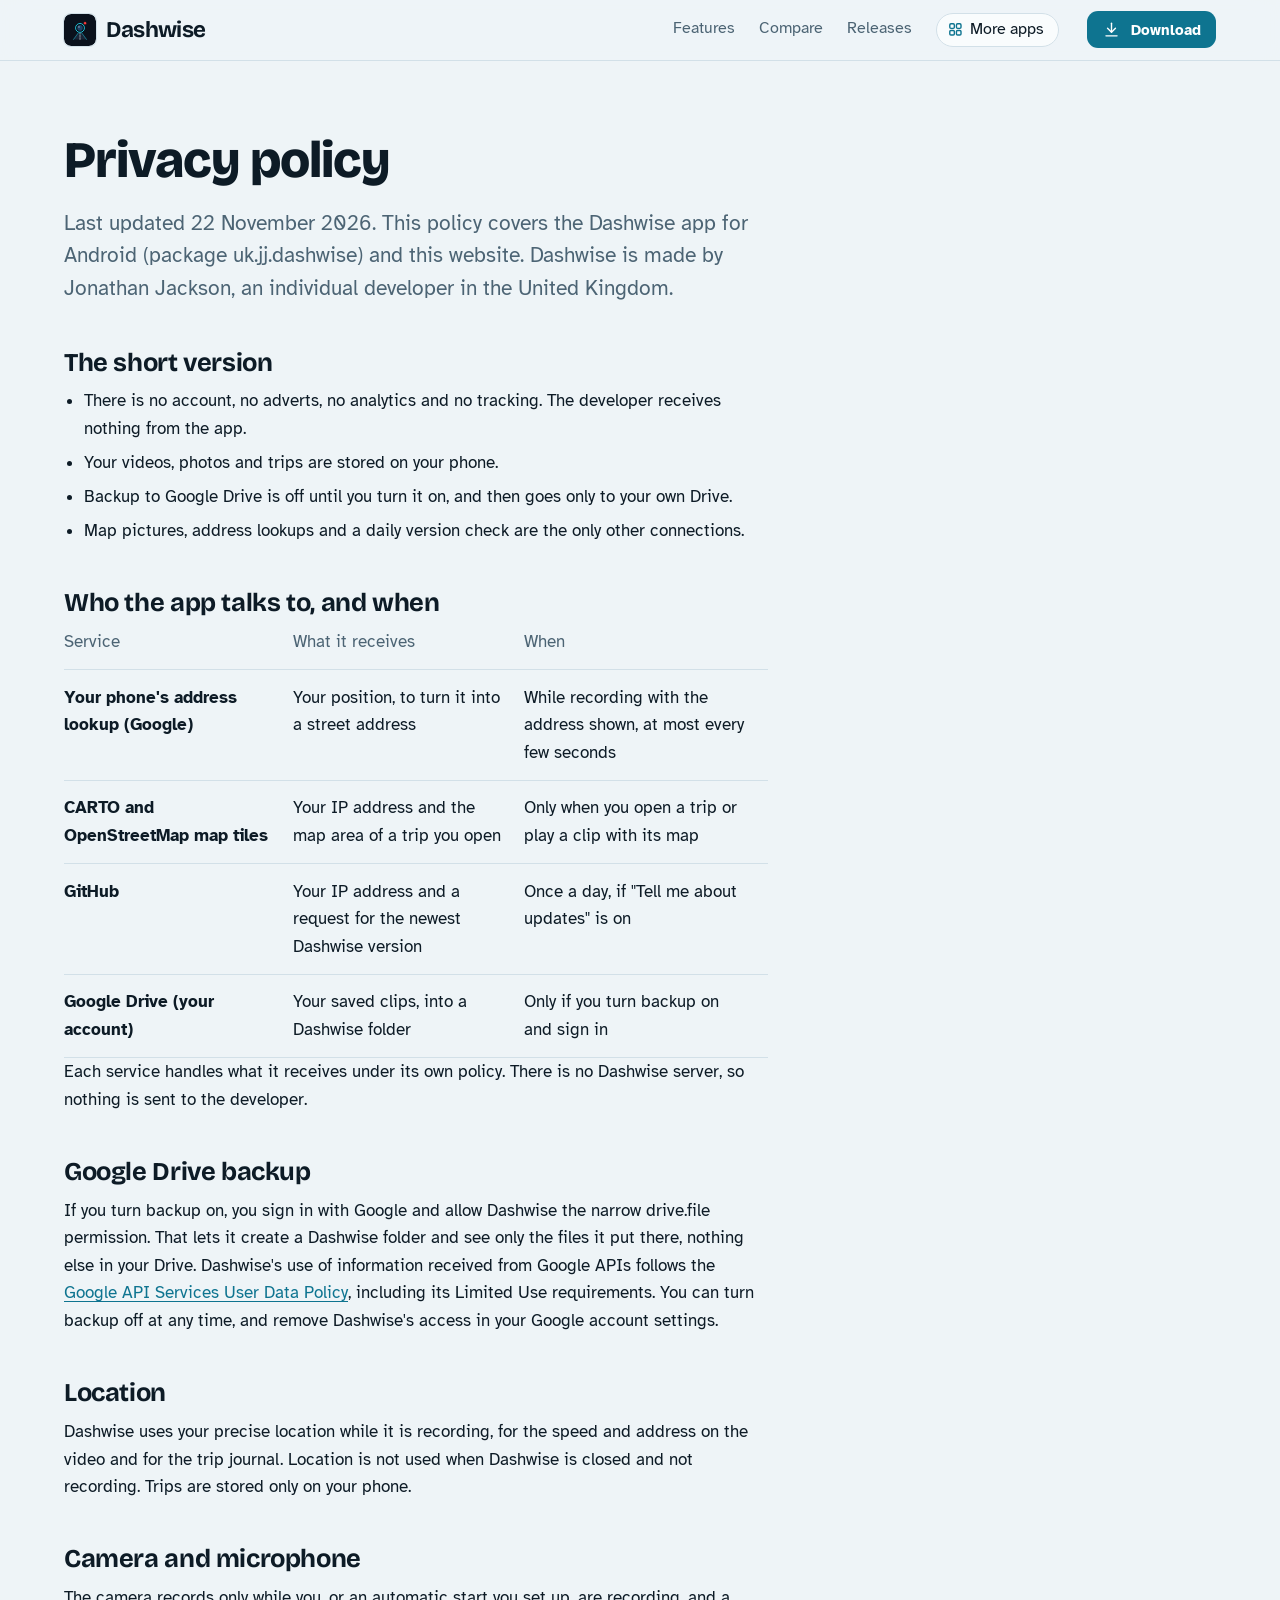
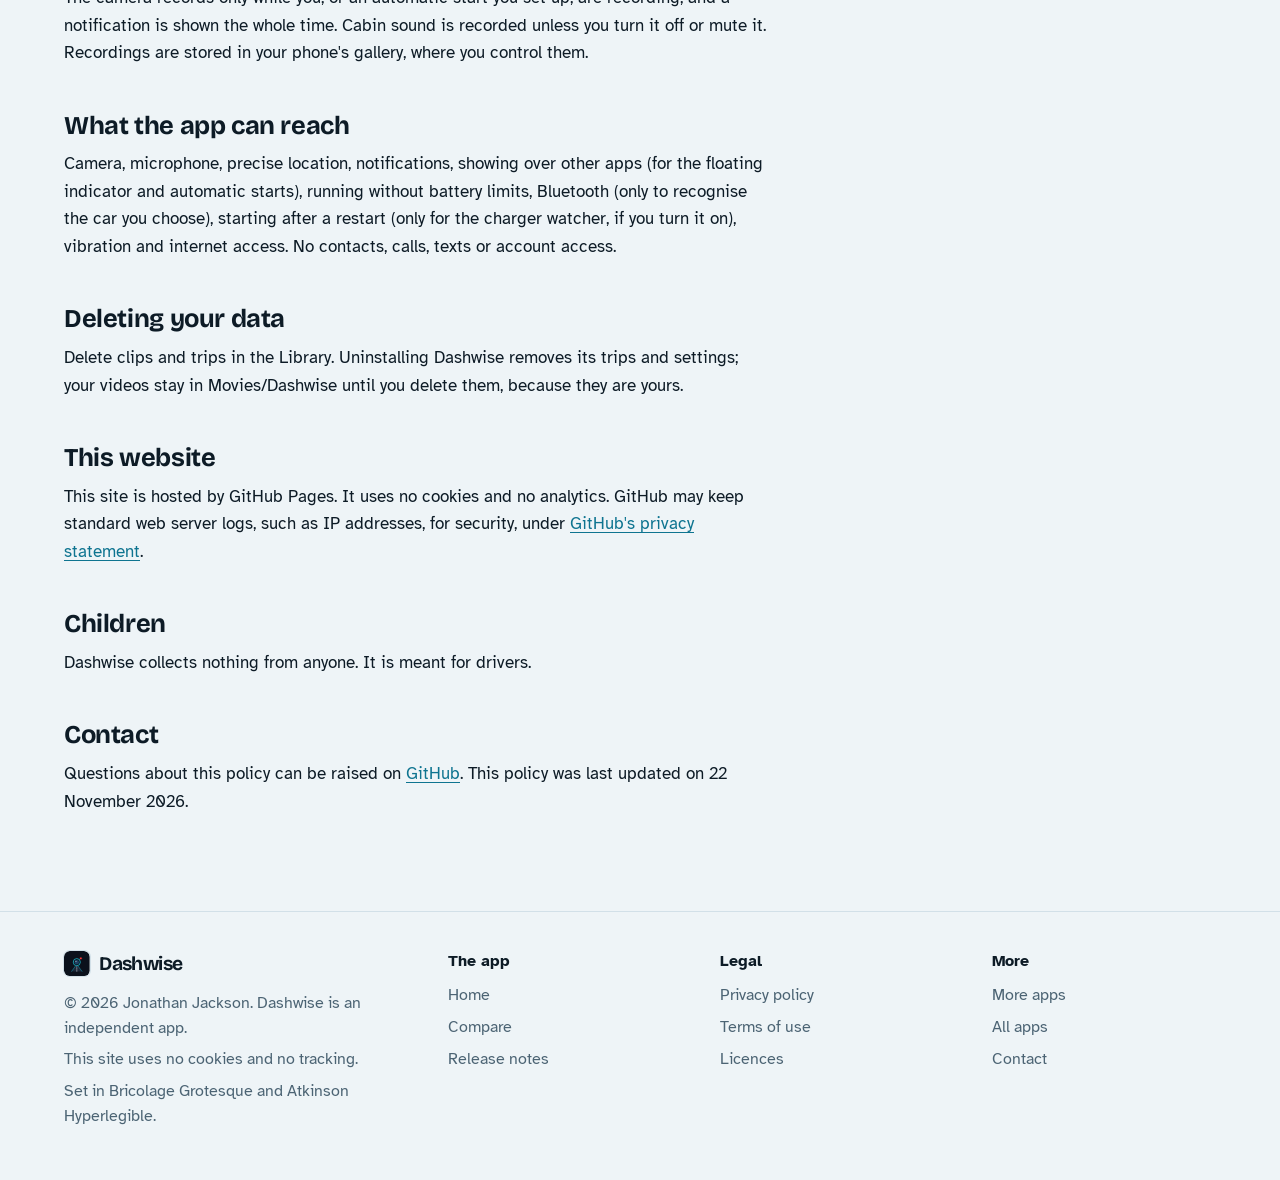
<file: privacy.html>
<!DOCTYPE html>
<html lang="en-GB">
<head>
<meta charset="utf-8">
<meta name="viewport" content="width=device-width, initial-scale=1">
<title>Dashwise privacy policy</title>
<meta name="description" content="What Dashwise does with your information: in short, it stays on your phone.">
<meta name="author" content="Jonathan Jackson">
<link rel="canonical" href="https://customgpter.github.io/dashwise/privacy.html">
<meta name="theme-color" content="#eef4f7" media="(prefers-color-scheme: light)">
<meta name="theme-color" content="#07090d" media="(prefers-color-scheme: dark)">
<meta property="og:type" content="website">
<meta property="og:site_name" content="Dashwise">
<meta property="og:title" content="Dashwise privacy policy">
<meta property="og:description" content="What Dashwise does with your information: in short, it stays on your phone.">
<meta property="og:url" content="https://customgpter.github.io/dashwise/privacy.html">
<meta property="og:image" content="https://customgpter.github.io/dashwise/assets/og.png">
<meta property="og:image:width" content="1200">
<meta property="og:image:height" content="630">
<meta property="og:image:alt" content="Dashwise recording a dusk drive: speed, address, GPS and a large Save button over the road ahead">
<meta property="og:locale" content="en_GB">
<meta name="twitter:card" content="summary_large_image">
<link rel="icon" href="./assets/favicon.svg" type="image/svg+xml">
<link rel="apple-touch-icon" href="./assets/apple-touch-icon.png">
<link rel="preload" href="./assets/fonts/bricolage-grotesque-latin.woff2" as="font" type="font/woff2" crossorigin>
<link rel="preload" href="./assets/fonts/atkinson-hyperlegible-latin-400-normal.woff2" as="font" type="font/woff2" crossorigin>
<link rel="stylesheet" href="./assets/site.css?v=1">
<link rel="stylesheet" href="./assets/house.css?v=1">
<link rel="stylesheet" href="./assets/apps-list.css?v=1">
<script src="./assets/apps-list.js?v=1" defer></script>
</head>
<body>
<a class="skip" href="#main">Skip to content</a>
<header class="masthead">
<div class="wrap">
<a class="brand" href="./" aria-label="Dashwise home"><svg viewBox="0 0 108 108" aria-hidden="true"><rect width="108" height="108" rx="24" fill="#0B111C"/><path d="M51,60L57,60L76,86L32,86Z" fill="#1B2638"/><path d="M51,60L32,86M57,60L76,86" stroke="#22D3EE" stroke-width="1.6" stroke-linecap="round" fill="none"/><path d="M54,64v3M54,71v5M54,80v6" stroke="#fff" stroke-width="1.8" stroke-linecap="round"/><circle cx="54" cy="47" r="17" fill="#070B12"/><circle cx="54" cy="47" r="15" fill="none" stroke="#22D3EE" stroke-width="3"/><circle cx="54" cy="47" r="9.5" fill="#1F4166"/><circle cx="50.5" cy="43.5" r="2.4" fill="#fff" fill-opacity=".7"/><circle cx="71" cy="31" r="6" fill="#FF3B3B" fill-opacity=".25"/><circle cx="71" cy="31" r="3.8" fill="#FF3B3B"/></svg><span>Dashwise</span></a>
<nav aria-label="Main"><ul><li><a href="./#features">Features</a></li><li><a href="./compare.html">Compare</a></li><li><a href="./releases.html">Releases</a></li><li><a class="more-apps" href="./more-apps.html"><svg class="ico" viewBox="0 0 24 24" aria-hidden="true"><rect x="4" y="4" width="6.5" height="6.5" rx="1.6"/><rect x="13.5" y="4" width="6.5" height="6.5" rx="1.6"/><rect x="4" y="13.5" width="6.5" height="6.5" rx="1.6"/><rect x="13.5" y="13.5" width="6.5" height="6.5" rx="1.6"/></svg>More apps</a></li></ul></nav>
<a class="button small" href="https://github.com/CustomGPTer/dashwise/releases/latest/download/Dashwise.apk"><svg class="ico" viewBox="0 0 24 24" aria-hidden="true"><path d="M12 4v11"/><path d="M7 10.5l5 5 5-5"/><path d="M5 20h14"/></svg>Download</a>
</div>
</header>
<main id="main" class="doc">
<div class="wrap">
<div class="measure">
<h1>Privacy policy</h1>
<p class="lede">Last updated 22 November 2026. This policy covers the Dashwise app for Android (package uk.jj.dashwise) and this website. Dashwise is made by Jonathan Jackson, an individual developer in the United Kingdom.</p>
<h2 id="short">The short version</h2><ul>
<li>There is no account, no adverts, no analytics and no tracking. The developer receives nothing from the app.</li>
<li>Your videos, photos and trips are stored on your phone.</li>
<li>Backup to Google Drive is off until you turn it on, and then goes only to your own Drive.</li>
<li>Map pictures, address lookups and a daily version check are the only other connections.</li>
</ul><h2 id="connections">Who the app talks to, and when</h2><table>
<thead><tr><th scope="col">Service</th><th scope="col">What it receives</th><th scope="col">When</th></tr></thead>
<tbody>
<tr><th scope="row">Your phone's address lookup (Google)</th><td>Your position, to turn it into a street address</td><td>While recording with the address shown, at most every few seconds</td></tr>
<tr><th scope="row">CARTO and OpenStreetMap map tiles</th><td>Your IP address and the map area of a trip you open</td><td>Only when you open a trip or play a clip with its map</td></tr>
<tr><th scope="row">GitHub</th><td>Your IP address and a request for the newest Dashwise version</td><td>Once a day, if "Tell me about updates" is on</td></tr>
<tr><th scope="row">Google Drive (your account)</th><td>Your saved clips, into a Dashwise folder</td><td>Only if you turn backup on and sign in</td></tr>
</tbody>
</table>
<p>Each service handles what it receives under its own policy. There is no Dashwise server, so nothing is sent to the developer.</p><h2 id="drive">Google Drive backup</h2><p>If you turn backup on, you sign in with Google and allow Dashwise the narrow drive.file permission. That lets it create a Dashwise folder and see only the files it put there, nothing else in your Drive. Dashwise's use of information received from Google APIs follows the <a href="https://developers.google.com/terms/api-services-user-data-policy">Google API Services User Data Policy</a>, including its Limited Use requirements. You can turn backup off at any time, and remove Dashwise's access in your Google account settings.</p><h2 id="location">Location</h2><p>Dashwise uses your precise location while it is recording, for the speed and address on the video and for the trip journal. Location is not used when Dashwise is closed and not recording. Trips are stored only on your phone.</p><h2 id="recording">Camera and microphone</h2><p>The camera records only while you, or an automatic start you set up, are recording, and a notification is shown the whole time. Cabin sound is recorded unless you turn it off or mute it. Recordings are stored in your phone's gallery, where you control them.</p><h2 id="permissions">What the app can reach</h2><p>Camera, microphone, precise location, notifications, showing over other apps (for the floating indicator and automatic starts), running without battery limits, Bluetooth (only to recognise the car you choose), starting after a restart (only for the charger watcher, if you turn it on), vibration and internet access. No contacts, calls, texts or account access.</p><h2 id="deleting">Deleting your data</h2><p>Delete clips and trips in the Library. Uninstalling Dashwise removes its trips and settings; your videos stay in Movies/Dashwise until you delete them, because they are yours.</p><h2 id="website">This website</h2><p>This site is hosted by GitHub Pages. It uses no cookies and no analytics. GitHub may keep standard web server logs, such as IP addresses, for security, under <a href="https://docs.github.com/en/site-policy/privacy-policies/github-general-privacy-statement">GitHub's privacy statement</a>.</p><h2 id="children">Children</h2><p>Dashwise collects nothing from anyone. It is meant for drivers.</p>
<h2 id="contact">Contact</h2>
<p>Questions about this policy can be raised on <a href="https://github.com/CustomGPTer/dashwise/issues">GitHub</a>. This policy was last updated on 22 November 2026.</p>
</div>
</div>
</main>
<footer class="colophon">
<div class="wrap">
<div>
<a class="brand" href="./" aria-label="Dashwise home"><svg viewBox="0 0 108 108" aria-hidden="true"><rect width="108" height="108" rx="24" fill="#0B111C"/><path d="M51,60L57,60L76,86L32,86Z" fill="#1B2638"/><path d="M51,60L32,86M57,60L76,86" stroke="#22D3EE" stroke-width="1.6" stroke-linecap="round" fill="none"/><path d="M54,64v3M54,71v5M54,80v6" stroke="#fff" stroke-width="1.8" stroke-linecap="round"/><circle cx="54" cy="47" r="17" fill="#070B12"/><circle cx="54" cy="47" r="15" fill="none" stroke="#22D3EE" stroke-width="3"/><circle cx="54" cy="47" r="9.5" fill="#1F4166"/><circle cx="50.5" cy="43.5" r="2.4" fill="#fff" fill-opacity=".7"/><circle cx="71" cy="31" r="6" fill="#FF3B3B" fill-opacity=".25"/><circle cx="71" cy="31" r="3.8" fill="#FF3B3B"/></svg><span>Dashwise</span></a>
<p>&copy; 2026 Jonathan Jackson. Dashwise is an independent app.</p>
<p>This site uses no cookies and no tracking.</p>
<p>Set in Bricolage Grotesque and Atkinson Hyperlegible.</p>
</div>
<nav aria-label="The app"><h2>The app</h2><ul>
<li><a href="./">Home</a></li>
<li><a href="./compare.html">Compare</a></li>
<li><a href="./releases.html">Release notes</a></li>

</ul></nav>
<nav aria-label="Legal"><h2>Legal</h2><ul>
<li><a href="./privacy.html">Privacy policy</a></li>
<li><a href="./terms.html">Terms of use</a></li>
<li><a href="./licences.html">Licences</a></li>
</ul></nav>
<nav aria-label="More"><h2>More</h2><ul>
<li><a href="./more-apps.html">More apps</a></li>
<li><a href="https://customgpter.github.io/">All apps</a></li>
<li><a href="https://github.com/CustomGPTer/dashwise/issues">Contact</a></li>
</ul></nav>
</div>
</footer>
</body>
</html>
</file>
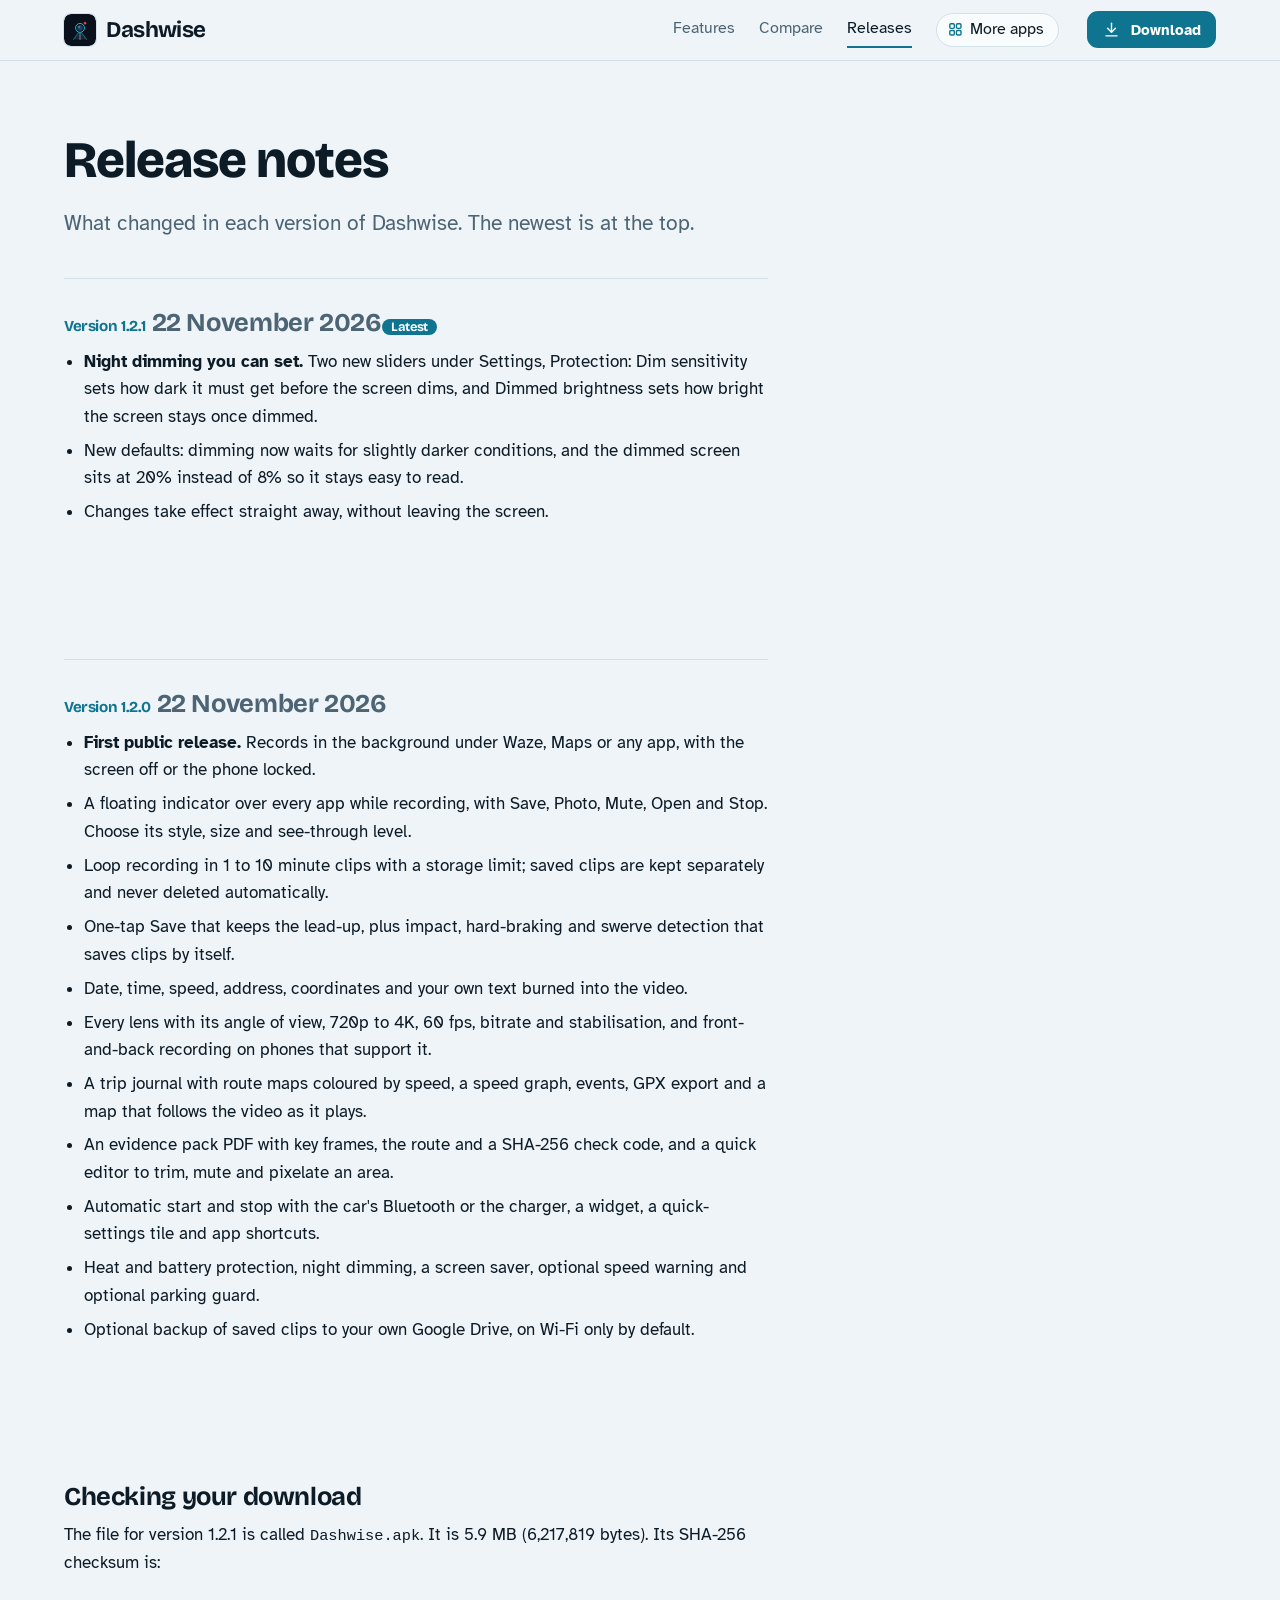
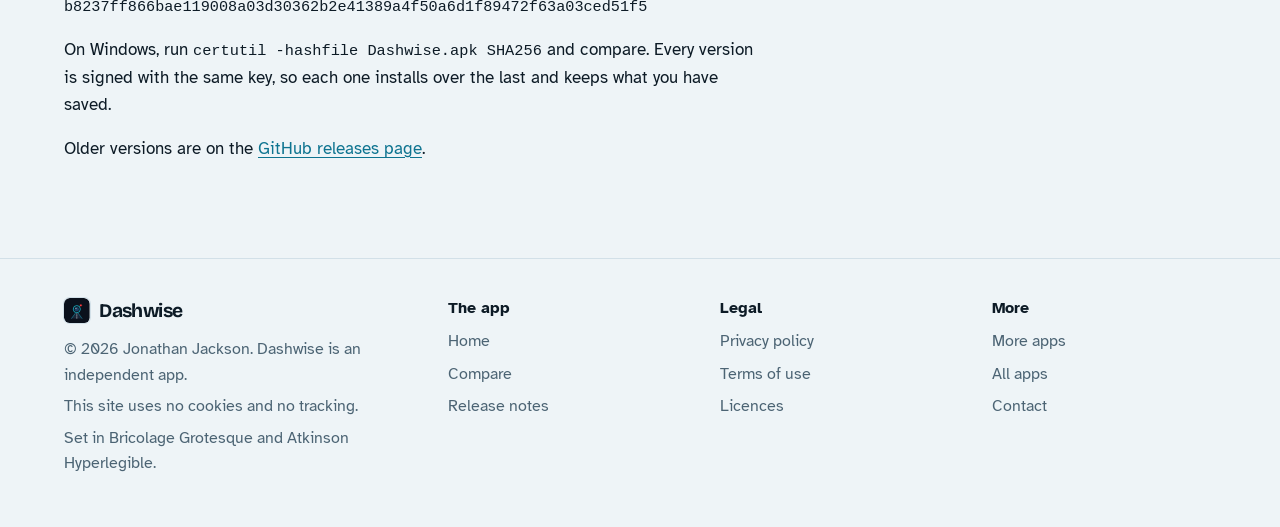
<file: releases.html>
<!DOCTYPE html>
<html lang="en-GB">
<head>
<meta charset="utf-8">
<meta name="viewport" content="width=device-width, initial-scale=1">
<title>Dashwise release notes</title>
<meta name="description" content="What changed in each version of Dashwise, with the file size and checksum to check your download.">
<meta name="author" content="Jonathan Jackson">
<link rel="canonical" href="https://customgpter.github.io/dashwise/releases.html">
<meta name="theme-color" content="#eef4f7" media="(prefers-color-scheme: light)">
<meta name="theme-color" content="#07090d" media="(prefers-color-scheme: dark)">
<meta property="og:type" content="website">
<meta property="og:site_name" content="Dashwise">
<meta property="og:title" content="Dashwise release notes">
<meta property="og:description" content="What changed in each version of Dashwise, with the file size and checksum to check your download.">
<meta property="og:url" content="https://customgpter.github.io/dashwise/releases.html">
<meta property="og:image" content="https://customgpter.github.io/dashwise/assets/og.png">
<meta property="og:image:width" content="1200">
<meta property="og:image:height" content="630">
<meta property="og:image:alt" content="Dashwise recording a dusk drive: speed, address, GPS and a large Save button over the road ahead">
<meta property="og:locale" content="en_GB">
<meta name="twitter:card" content="summary_large_image">
<link rel="icon" href="./assets/favicon.svg" type="image/svg+xml">
<link rel="apple-touch-icon" href="./assets/apple-touch-icon.png">
<link rel="preload" href="./assets/fonts/bricolage-grotesque-latin.woff2" as="font" type="font/woff2" crossorigin>
<link rel="preload" href="./assets/fonts/atkinson-hyperlegible-latin-400-normal.woff2" as="font" type="font/woff2" crossorigin>
<link rel="stylesheet" href="./assets/site.css?v=1">
<link rel="stylesheet" href="./assets/house.css?v=1">
<link rel="stylesheet" href="./assets/apps-list.css?v=1">
<script src="./assets/apps-list.js?v=1" defer></script>
</head>
<body>
<a class="skip" href="#main">Skip to content</a>
<header class="masthead">
<div class="wrap">
<a class="brand" href="./" aria-label="Dashwise home"><svg viewBox="0 0 108 108" aria-hidden="true"><rect width="108" height="108" rx="24" fill="#0B111C"/><path d="M51,60L57,60L76,86L32,86Z" fill="#1B2638"/><path d="M51,60L32,86M57,60L76,86" stroke="#22D3EE" stroke-width="1.6" stroke-linecap="round" fill="none"/><path d="M54,64v3M54,71v5M54,80v6" stroke="#fff" stroke-width="1.8" stroke-linecap="round"/><circle cx="54" cy="47" r="17" fill="#070B12"/><circle cx="54" cy="47" r="15" fill="none" stroke="#22D3EE" stroke-width="3"/><circle cx="54" cy="47" r="9.5" fill="#1F4166"/><circle cx="50.5" cy="43.5" r="2.4" fill="#fff" fill-opacity=".7"/><circle cx="71" cy="31" r="6" fill="#FF3B3B" fill-opacity=".25"/><circle cx="71" cy="31" r="3.8" fill="#FF3B3B"/></svg><span>Dashwise</span></a>
<nav aria-label="Main"><ul><li><a href="./#features">Features</a></li><li><a href="./compare.html">Compare</a></li><li><a href="./releases.html" aria-current="page">Releases</a></li><li><a class="more-apps" href="./more-apps.html"><svg class="ico" viewBox="0 0 24 24" aria-hidden="true"><rect x="4" y="4" width="6.5" height="6.5" rx="1.6"/><rect x="13.5" y="4" width="6.5" height="6.5" rx="1.6"/><rect x="4" y="13.5" width="6.5" height="6.5" rx="1.6"/><rect x="13.5" y="13.5" width="6.5" height="6.5" rx="1.6"/></svg>More apps</a></li></ul></nav>
<a class="button small" href="https://github.com/CustomGPTer/dashwise/releases/latest/download/Dashwise.apk"><svg class="ico" viewBox="0 0 24 24" aria-hidden="true"><path d="M12 4v11"/><path d="M7 10.5l5 5 5-5"/><path d="M5 20h14"/></svg>Download</a>
</div>
</header>
<main id="main" class="doc">
<div class="wrap">
<div class="measure">
<h1>Release notes</h1>
<p class="lede">What changed in each version of Dashwise. The newest is at the top.</p>
<section class="release" id="v1.2.1"><h2><span class="ver">Version 1.2.1</span> <span class="when">22 November 2026</span><span class="tag">Latest</span></h2><ul><li><b>Night dimming you can set.</b> Two new sliders under Settings, Protection: Dim sensitivity sets how dark it must get before the screen dims, and Dimmed brightness sets how bright the screen stays once dimmed.</li><li>New defaults: dimming now waits for slightly darker conditions, and the dimmed screen sits at 20% instead of 8% so it stays easy to read.</li><li>Changes take effect straight away, without leaving the screen.</li></ul></section>
<section class="release" id="v1.2.0"><h2><span class="ver">Version 1.2.0</span> <span class="when">22 November 2026</span></h2><ul><li><b>First public release.</b> Records in the background under Waze, Maps or any app, with the screen off or the phone locked.</li><li>A floating indicator over every app while recording, with Save, Photo, Mute, Open and Stop. Choose its style, size and see-through level.</li><li>Loop recording in 1 to 10 minute clips with a storage limit; saved clips are kept separately and never deleted automatically.</li><li>One-tap Save that keeps the lead-up, plus impact, hard-braking and swerve detection that saves clips by itself.</li><li>Date, time, speed, address, coordinates and your own text burned into the video.</li><li>Every lens with its angle of view, 720p to 4K, 60 fps, bitrate and stabilisation, and front-and-back recording on phones that support it.</li><li>A trip journal with route maps coloured by speed, a speed graph, events, GPX export and a map that follows the video as it plays.</li><li>An evidence pack PDF with key frames, the route and a SHA-256 check code, and a quick editor to trim, mute and pixelate an area.</li><li>Automatic start and stop with the car's Bluetooth or the charger, a widget, a quick-settings tile and app shortcuts.</li><li>Heat and battery protection, night dimming, a screen saver, optional speed warning and optional parking guard.</li><li>Optional backup of saved clips to your own Google Drive, on Wi-Fi only by default.</li></ul></section>
<h2 id="checking">Checking your download</h2>
<p>The file for version 1.2.1 is called <code>Dashwise.apk</code>. It is 5.9 MB (6,217,819 bytes). Its SHA-256 checksum is:</p>
<p><code class="sum">b8237ff866bae119008a03d30362b2e41389a4f50a6d1f89472f63a03ced51f5</code></p>
<p>On Windows, run <code>certutil -hashfile Dashwise.apk SHA256</code> and compare. Every version is signed with the same key, so each one installs over the last and keeps what you have saved.</p>
<p>Older versions are on the <a href="https://github.com/CustomGPTer/dashwise/releases">GitHub releases page</a>.</p>
</div>
</div>
</main>
<footer class="colophon">
<div class="wrap">
<div>
<a class="brand" href="./" aria-label="Dashwise home"><svg viewBox="0 0 108 108" aria-hidden="true"><rect width="108" height="108" rx="24" fill="#0B111C"/><path d="M51,60L57,60L76,86L32,86Z" fill="#1B2638"/><path d="M51,60L32,86M57,60L76,86" stroke="#22D3EE" stroke-width="1.6" stroke-linecap="round" fill="none"/><path d="M54,64v3M54,71v5M54,80v6" stroke="#fff" stroke-width="1.8" stroke-linecap="round"/><circle cx="54" cy="47" r="17" fill="#070B12"/><circle cx="54" cy="47" r="15" fill="none" stroke="#22D3EE" stroke-width="3"/><circle cx="54" cy="47" r="9.5" fill="#1F4166"/><circle cx="50.5" cy="43.5" r="2.4" fill="#fff" fill-opacity=".7"/><circle cx="71" cy="31" r="6" fill="#FF3B3B" fill-opacity=".25"/><circle cx="71" cy="31" r="3.8" fill="#FF3B3B"/></svg><span>Dashwise</span></a>
<p>&copy; 2026 Jonathan Jackson. Dashwise is an independent app.</p>
<p>This site uses no cookies and no tracking.</p>
<p>Set in Bricolage Grotesque and Atkinson Hyperlegible.</p>
</div>
<nav aria-label="The app"><h2>The app</h2><ul>
<li><a href="./">Home</a></li>
<li><a href="./compare.html">Compare</a></li>
<li><a href="./releases.html">Release notes</a></li>

</ul></nav>
<nav aria-label="Legal"><h2>Legal</h2><ul>
<li><a href="./privacy.html">Privacy policy</a></li>
<li><a href="./terms.html">Terms of use</a></li>
<li><a href="./licences.html">Licences</a></li>
</ul></nav>
<nav aria-label="More"><h2>More</h2><ul>
<li><a href="./more-apps.html">More apps</a></li>
<li><a href="https://customgpter.github.io/">All apps</a></li>
<li><a href="https://github.com/CustomGPTer/dashwise/issues">Contact</a></li>
</ul></nav>
</div>
</footer>
</body>
</html>
</file>
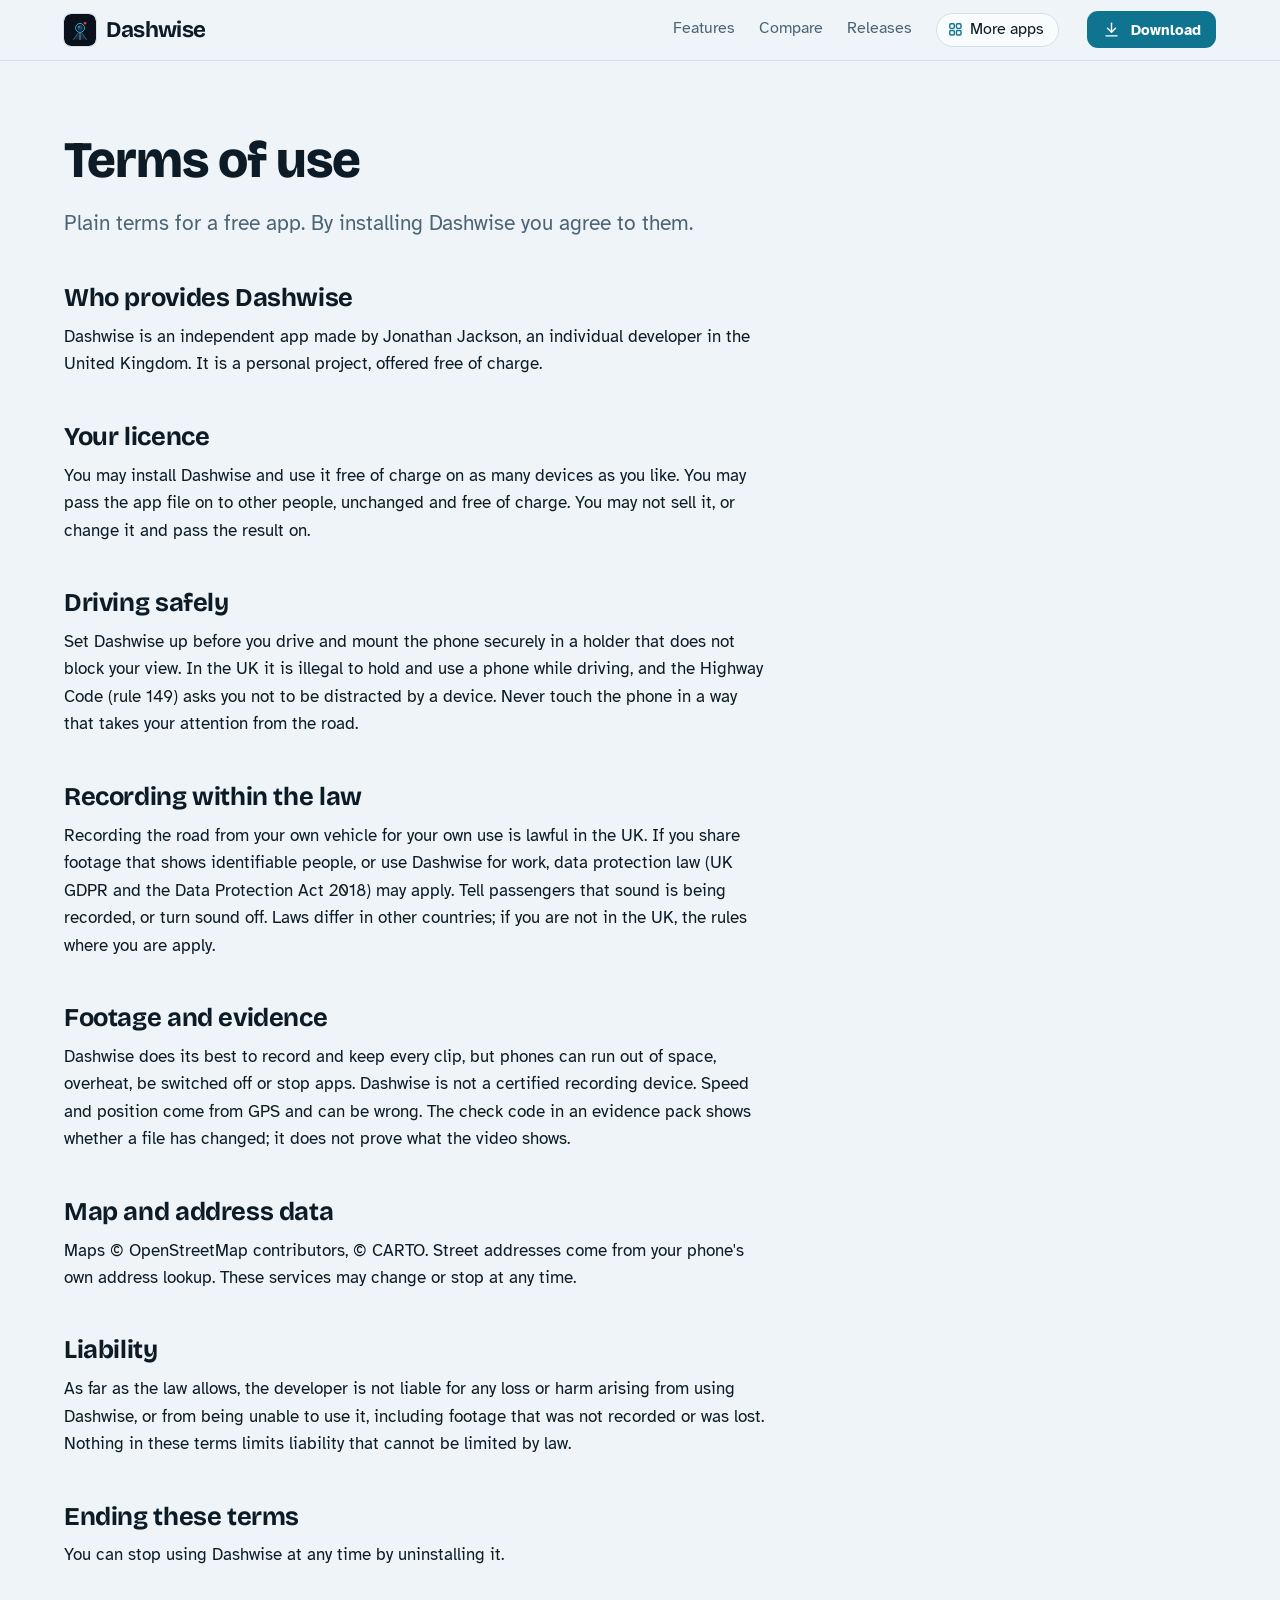
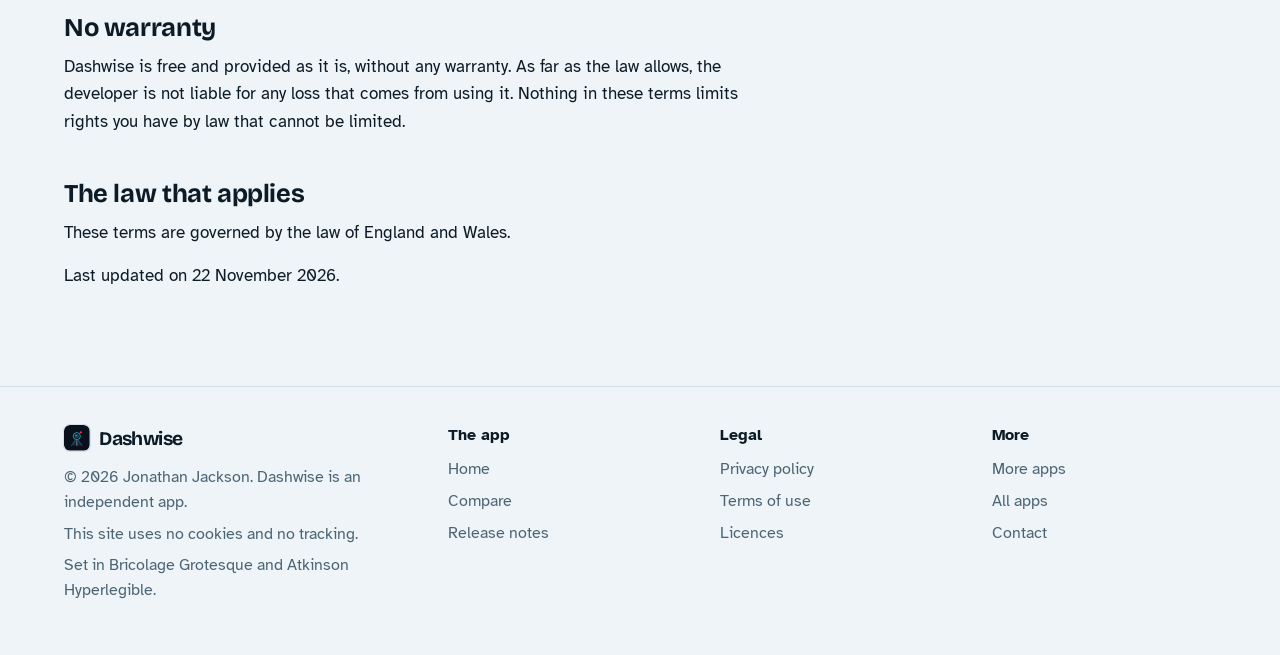
<file: terms.html>
<!DOCTYPE html>
<html lang="en-GB">
<head>
<meta charset="utf-8">
<meta name="viewport" content="width=device-width, initial-scale=1">
<title>Dashwise terms of use</title>
<meta name="description" content="The terms for using Dashwise.">
<meta name="author" content="Jonathan Jackson">
<link rel="canonical" href="https://customgpter.github.io/dashwise/terms.html">
<meta name="theme-color" content="#eef4f7" media="(prefers-color-scheme: light)">
<meta name="theme-color" content="#07090d" media="(prefers-color-scheme: dark)">
<meta property="og:type" content="website">
<meta property="og:site_name" content="Dashwise">
<meta property="og:title" content="Dashwise terms of use">
<meta property="og:description" content="The terms for using Dashwise.">
<meta property="og:url" content="https://customgpter.github.io/dashwise/terms.html">
<meta property="og:image" content="https://customgpter.github.io/dashwise/assets/og.png">
<meta property="og:image:width" content="1200">
<meta property="og:image:height" content="630">
<meta property="og:image:alt" content="Dashwise recording a dusk drive: speed, address, GPS and a large Save button over the road ahead">
<meta property="og:locale" content="en_GB">
<meta name="twitter:card" content="summary_large_image">
<link rel="icon" href="./assets/favicon.svg" type="image/svg+xml">
<link rel="apple-touch-icon" href="./assets/apple-touch-icon.png">
<link rel="preload" href="./assets/fonts/bricolage-grotesque-latin.woff2" as="font" type="font/woff2" crossorigin>
<link rel="preload" href="./assets/fonts/atkinson-hyperlegible-latin-400-normal.woff2" as="font" type="font/woff2" crossorigin>
<link rel="stylesheet" href="./assets/site.css?v=1">
<link rel="stylesheet" href="./assets/house.css?v=1">
<link rel="stylesheet" href="./assets/apps-list.css?v=1">
<script src="./assets/apps-list.js?v=1" defer></script>
</head>
<body>
<a class="skip" href="#main">Skip to content</a>
<header class="masthead">
<div class="wrap">
<a class="brand" href="./" aria-label="Dashwise home"><svg viewBox="0 0 108 108" aria-hidden="true"><rect width="108" height="108" rx="24" fill="#0B111C"/><path d="M51,60L57,60L76,86L32,86Z" fill="#1B2638"/><path d="M51,60L32,86M57,60L76,86" stroke="#22D3EE" stroke-width="1.6" stroke-linecap="round" fill="none"/><path d="M54,64v3M54,71v5M54,80v6" stroke="#fff" stroke-width="1.8" stroke-linecap="round"/><circle cx="54" cy="47" r="17" fill="#070B12"/><circle cx="54" cy="47" r="15" fill="none" stroke="#22D3EE" stroke-width="3"/><circle cx="54" cy="47" r="9.5" fill="#1F4166"/><circle cx="50.5" cy="43.5" r="2.4" fill="#fff" fill-opacity=".7"/><circle cx="71" cy="31" r="6" fill="#FF3B3B" fill-opacity=".25"/><circle cx="71" cy="31" r="3.8" fill="#FF3B3B"/></svg><span>Dashwise</span></a>
<nav aria-label="Main"><ul><li><a href="./#features">Features</a></li><li><a href="./compare.html">Compare</a></li><li><a href="./releases.html">Releases</a></li><li><a class="more-apps" href="./more-apps.html"><svg class="ico" viewBox="0 0 24 24" aria-hidden="true"><rect x="4" y="4" width="6.5" height="6.5" rx="1.6"/><rect x="13.5" y="4" width="6.5" height="6.5" rx="1.6"/><rect x="4" y="13.5" width="6.5" height="6.5" rx="1.6"/><rect x="13.5" y="13.5" width="6.5" height="6.5" rx="1.6"/></svg>More apps</a></li></ul></nav>
<a class="button small" href="https://github.com/CustomGPTer/dashwise/releases/latest/download/Dashwise.apk"><svg class="ico" viewBox="0 0 24 24" aria-hidden="true"><path d="M12 4v11"/><path d="M7 10.5l5 5 5-5"/><path d="M5 20h14"/></svg>Download</a>
</div>
</header>
<main id="main" class="doc">
<div class="wrap">
<div class="measure">
<h1>Terms of use</h1>
<p class="lede">Plain terms for a free app. By installing Dashwise you agree to them.</p>
<h2 id="who">Who provides Dashwise</h2><p>Dashwise is an independent app made by Jonathan Jackson, an individual developer in the United Kingdom. It is a personal project, offered free of charge.</p><h2 id="licence">Your licence</h2><p>You may install Dashwise and use it free of charge on as many devices as you like. You may pass the app file on to other people, unchanged and free of charge. You may not sell it, or change it and pass the result on.</p><h2 id="driving">Driving safely</h2><p>Set Dashwise up before you drive and mount the phone securely in a holder that does not block your view. In the UK it is illegal to hold and use a phone while driving, and the Highway Code (rule 149) asks you not to be distracted by a device. Never touch the phone in a way that takes your attention from the road.</p><h2 id="law">Recording within the law</h2><p>Recording the road from your own vehicle for your own use is lawful in the UK. If you share footage that shows identifiable people, or use Dashwise for work, data protection law (UK GDPR and the Data Protection Act 2018) may apply. Tell passengers that sound is being recorded, or turn sound off. Laws differ in other countries; if you are not in the UK, the rules where you are apply.</p><h2 id="evidence">Footage and evidence</h2><p>Dashwise does its best to record and keep every clip, but phones can run out of space, overheat, be switched off or stop apps. Dashwise is not a certified recording device. Speed and position come from GPS and can be wrong. The check code in an evidence pack shows whether a file has changed; it does not prove what the video shows.</p><h2 id="services">Map and address data</h2><p>Maps &copy; OpenStreetMap contributors, &copy; CARTO. Street addresses come from your phone's own address lookup. These services may change or stop at any time.</p><h2 id="liability">Liability</h2><p>As far as the law allows, the developer is not liable for any loss or harm arising from using Dashwise, or from being unable to use it, including footage that was not recorded or was lost. Nothing in these terms limits liability that cannot be limited by law.</p><h2 id="ending">Ending these terms</h2><p>You can stop using Dashwise at any time by uninstalling it.</p>
<h2 id="no-warranty">No warranty</h2>
<p>Dashwise is free and provided as it is, without any warranty. As far as the law allows, the developer is not liable for any loss that comes from using it. Nothing in these terms limits rights you have by law that cannot be limited.</p>
<h2 id="governing">The law that applies</h2>
<p>These terms are governed by the law of England and Wales.</p>
<p>Last updated on 22 November 2026.</p>
</div>
</div>
</main>
<footer class="colophon">
<div class="wrap">
<div>
<a class="brand" href="./" aria-label="Dashwise home"><svg viewBox="0 0 108 108" aria-hidden="true"><rect width="108" height="108" rx="24" fill="#0B111C"/><path d="M51,60L57,60L76,86L32,86Z" fill="#1B2638"/><path d="M51,60L32,86M57,60L76,86" stroke="#22D3EE" stroke-width="1.6" stroke-linecap="round" fill="none"/><path d="M54,64v3M54,71v5M54,80v6" stroke="#fff" stroke-width="1.8" stroke-linecap="round"/><circle cx="54" cy="47" r="17" fill="#070B12"/><circle cx="54" cy="47" r="15" fill="none" stroke="#22D3EE" stroke-width="3"/><circle cx="54" cy="47" r="9.5" fill="#1F4166"/><circle cx="50.5" cy="43.5" r="2.4" fill="#fff" fill-opacity=".7"/><circle cx="71" cy="31" r="6" fill="#FF3B3B" fill-opacity=".25"/><circle cx="71" cy="31" r="3.8" fill="#FF3B3B"/></svg><span>Dashwise</span></a>
<p>&copy; 2026 Jonathan Jackson. Dashwise is an independent app.</p>
<p>This site uses no cookies and no tracking.</p>
<p>Set in Bricolage Grotesque and Atkinson Hyperlegible.</p>
</div>
<nav aria-label="The app"><h2>The app</h2><ul>
<li><a href="./">Home</a></li>
<li><a href="./compare.html">Compare</a></li>
<li><a href="./releases.html">Release notes</a></li>

</ul></nav>
<nav aria-label="Legal"><h2>Legal</h2><ul>
<li><a href="./privacy.html">Privacy policy</a></li>
<li><a href="./terms.html">Terms of use</a></li>
<li><a href="./licences.html">Licences</a></li>
</ul></nav>
<nav aria-label="More"><h2>More</h2><ul>
<li><a href="./more-apps.html">More apps</a></li>
<li><a href="https://customgpter.github.io/">All apps</a></li>
<li><a href="https://github.com/CustomGPTer/dashwise/issues">Contact</a></li>
</ul></nav>
</div>
</footer>
</body>
</html>
</file>
<file: assets/site.css>
@font-face{font-family:"Bricolage Grotesque";src:url("fonts/bricolage-grotesque-latin.woff2") format("woff2");font-weight:200 800;font-style:normal;font-display:swap}
@font-face{font-family:"Atkinson Hyperlegible";src:url("fonts/atkinson-hyperlegible-latin-400-normal.woff2") format("woff2");font-weight:400;font-style:normal;font-display:swap}
@font-face{font-family:"Atkinson Hyperlegible";src:url("fonts/atkinson-hyperlegible-latin-700-normal.woff2") format("woff2");font-weight:700;font-style:normal;font-display:swap}

/* Daylight page, night-time camera. The lamp colour is kept for the one thing to press and for what the camera has seen. */
:root{
  --page:#f2f5f9; --panel:#ffffff; --raised:#e8edf3; --ink:#0d1a2b; --soft:#465468; --rule:#d2dae4;
  --accent:#0a6a55; --accent-ink:#ffffff; --warn:#8a5200; --rec:#d3302f;
  --lamp:#ffb347; --lamp-ink:#231400; --lamp-text:#8a5200;
  --night:#09111e; --night-2:#111d30; --night-3:#1a2a43; --night-ink:#eaf0f8; --night-soft:#9fb0c7; --night-rule:#24364f; --iris:#55d6ab;
  --display:"Bricolage Grotesque","Atkinson Hyperlegible",system-ui,sans-serif;
  --sans:"Atkinson Hyperlegible",system-ui,-apple-system,"Segoe UI",Roboto,sans-serif;
  --mono:ui-monospace,SFMono-Regular,Menlo,Consolas,"Liberation Mono",monospace;
  color-scheme:light dark;
}
@media (prefers-color-scheme:dark){
  :root{--page:#0a111b; --panel:#111a27; --raised:#182434; --ink:#e9eef5; --soft:#a0aec0; --rule:#243247;
    --accent:#55d6ab; --accent-ink:#00281d; --warn:#ffb347; --rec:#ff6163; --lamp-text:#ffb347}
}

*,*::before,*::after{box-sizing:border-box}
html{-webkit-text-size-adjust:100%;scroll-behavior:smooth;scroll-padding-top:5.5rem}
@media (prefers-reduced-motion:reduce){html{scroll-behavior:auto}}
body{margin:0;background:var(--page);color:var(--ink);font:400 1.0625rem/1.62 var(--sans);text-rendering:optimizeLegibility;-webkit-font-smoothing:antialiased}
img,svg{max-width:100%;display:block}
a{color:var(--accent);text-decoration-thickness:.07em;text-underline-offset:.2em}
a:hover{text-decoration-thickness:.13em}
:focus-visible{outline:3px solid var(--lamp);outline-offset:3px;border-radius:6px}
code{font:.9em/1 var(--mono);overflow-wrap:anywhere}
h1,h2,h3{font-family:var(--display);font-weight:700;letter-spacing:-.015em;line-height:1.08;margin:0;text-wrap:balance}
p{margin:0 0 1rem}
.skip{position:absolute;left:-999px;top:0;background:var(--ink);color:var(--page);padding:.6rem 1rem;z-index:30;border-radius:0 0 8px 0}
.skip:focus{left:0}
.sr{position:absolute;width:1px;height:1px;overflow:hidden;clip-path:inset(50%);white-space:nowrap}
.wrap{width:min(72rem,100% - 2.5rem);margin-inline:auto}
.measure{max-width:44rem}
.ico{width:1.25em;height:1.25em;flex:none;fill:none;stroke:currentColor;stroke-width:1.75;stroke-linecap:round;stroke-linejoin:round}

/* ---------- masthead */
.masthead{position:sticky;top:0;z-index:20;background:color-mix(in srgb,var(--page) 88%,transparent);-webkit-backdrop-filter:blur(14px) saturate(1.3);backdrop-filter:blur(14px) saturate(1.3);border-bottom:1px solid var(--rule)}
.masthead .wrap{display:flex;flex-wrap:wrap;align-items:center;gap:.35rem 1.75rem;padding-block:.7rem}
.brand{display:inline-flex;align-items:center;gap:.6rem;font:700 1.4rem/1 var(--display);letter-spacing:-.03em;color:var(--ink);text-decoration:none;margin-right:auto}
.brand svg{width:2rem;height:2rem;flex:none;border-radius:.5rem;box-shadow:0 0 0 1px var(--rule)}
.masthead nav ul{display:flex;flex-wrap:wrap;align-items:center;gap:.15rem 1.5rem;list-style:none;margin:0;padding:0;font-size:1rem;line-height:1.3}
.masthead nav a{display:inline-flex;align-items:center;gap:.4rem;color:var(--soft);text-decoration:none;padding-block:.45rem;border-bottom:2px solid transparent}
.masthead nav a:hover{color:var(--ink)}
.masthead nav a[aria-current="page"]{color:var(--ink);border-bottom-color:var(--lamp)}
.masthead nav a.more-apps{color:var(--ink);border:1px solid var(--rule);border-radius:999px;padding:.34rem .85rem .34rem .65rem;background:var(--panel)}
.masthead nav a.more-apps .ico{width:1.05em;height:1.05em;color:var(--accent);stroke-width:2}
.masthead nav a.more-apps:hover,.masthead nav a.more-apps[aria-current="page"]{border-color:var(--accent)}
.button{display:inline-flex;align-items:center;gap:.6rem;background:var(--lamp);color:var(--lamp-ink);font:700 1.08rem/1.2 var(--sans);text-decoration:none;padding:.95rem 1.5rem;border-radius:14px;box-shadow:0 1px 0 rgba(255,255,255,.45) inset,0 12px 24px -14px rgba(138,82,0,.9)}
.button:hover{background:#ffc56e}
.button:active{transform:translateY(1px)}
.button.small{font-size:.95rem;padding:.55rem .95rem;border-radius:11px;box-shadow:none}
.button.quiet{background:none;box-shadow:none;border:1px solid var(--rule);color:var(--ink)}
.button.quiet:hover{border-color:var(--ink);background:none}
@media (max-width:52rem){
  .masthead nav{order:3;flex:1 0 100%}
  .masthead nav ul{gap:.1rem .85rem;font-size:.95rem}
  .masthead nav .wide{display:none}
}
@media (max-width:24rem){.masthead nav a.more-apps .ico{display:none}.masthead nav a.more-apps{padding-inline:.7rem}}

/* ---------- hero */
.hero{padding-block:clamp(2.2rem,6vw,4.75rem) clamp(2.5rem,6vw,4.5rem);overflow:hidden}
.hero-grid{display:grid;gap:clamp(2.25rem,5vw,4rem);align-items:center}
@media (min-width:62rem){.hero-grid{grid-template-columns:minmax(0,11fr) minmax(0,10fr)}}
.hero h1{font-size:clamp(2.6rem,6vw,4.25rem);font-weight:800;line-height:1;letter-spacing:-.022em;margin-bottom:1.5rem}
.lede{font-size:clamp(1.14rem,2vw,1.3rem);line-height:1.55;color:var(--soft);margin:0 0 1rem;max-width:34rem}
.get{display:flex;flex-wrap:wrap;align-items:center;gap:.9rem 1.5rem;margin:1.8rem 0 1.1rem}
.get .aside{font-weight:700;color:var(--ink)}
.facts{font-size:.98rem;line-height:1.5;color:var(--soft);margin:0 0 .5rem;max-width:36rem}
.pills{display:flex;flex-wrap:wrap;gap:.45rem;list-style:none;margin:0 0 1rem;padding:0;font-size:.95rem}
.pills li{border:1px solid var(--rule);border-radius:999px;padding:.22rem .8rem;background:var(--panel);color:var(--soft)}

/* the monitor: the camera's view, the day beneath it, and the alert it sends */
.monitor{position:relative;max-width:36rem;margin-inline:auto;width:100%;padding-bottom:3.1rem}
@media (min-width:62rem){.monitor{margin-inline:auto 0}}
.screen{position:relative;background:var(--night);border-radius:22px;padding:.6rem;box-shadow:0 0 0 1px var(--night-rule),0 30px 60px -30px rgba(9,17,30,.75)}
.cam{position:relative;border-radius:15px;overflow:hidden;aspect-ratio:16/10;background:#0b1626}
.cam svg{width:100%;height:100%}
.cam text{font:700 15px var(--sans);fill:#231400}
.hud{position:absolute;display:inline-flex;align-items:center;gap:.4rem;font:700 .76rem/1 var(--sans);color:var(--night-ink);background:rgba(6,12,22,.62);border-radius:999px;padding:.38rem .65rem;letter-spacing:.01em}
.hud i{width:.5rem;height:.5rem;border-radius:50%;background:var(--iris)}
.hud.watching{left:.7rem;top:.7rem}
.hud.rec{right:.7rem;top:.7rem}
.hud.rec i{background:#ff5a5c}
.hud.stamp{left:.7rem;bottom:.7rem;font:400 .74rem/1 var(--mono);border-radius:6px;color:#d5deea}
.hud.place{right:.7rem;bottom:.7rem;border-radius:6px;font-weight:400;color:#d5deea}
.day{padding:.85rem .55rem 2rem;color:var(--night-soft);font-size:.8rem;line-height:1.2}
.day-head{display:flex;justify-content:space-between;margin-bottom:.6rem}
.day-head b{color:var(--night-ink)}
.track{position:relative;height:1.5rem;border-radius:7px;background:repeating-linear-gradient(90deg,var(--night-3) 0 1px,transparent 1px calc(100% / 24)),var(--night-2);box-shadow:inset 0 0 0 1px var(--night-rule)}
.ev{position:absolute;top:3px;bottom:3px;width:max(5px,1.1%);border-radius:3px;background:var(--iris);left:var(--at)}
.ev.seen{background:var(--lamp)}
.now{position:absolute;top:-4px;bottom:-4px;left:var(--at);width:2px;background:var(--night-ink);border-radius:2px}
.hours{display:flex;justify-content:space-between;margin-top:.4rem;font-size:.72rem}
.alert{position:absolute;right:-.4rem;bottom:0;display:flex;align-items:center;gap:.75rem;width:min(19rem,88%);background:var(--panel);color:var(--ink);border:1px solid var(--rule);border-radius:16px;padding:.65rem .8rem;box-shadow:0 18px 36px -18px rgba(9,17,30,.55)}
.alert .thumb{flex:none;width:3.1rem;height:3.1rem;border-radius:10px;background:linear-gradient(160deg,#16263d,#0b1626);position:relative;overflow:hidden}
.alert .thumb::before{content:"";position:absolute;left:50%;bottom:0;width:38%;height:62%;translate:-50% 0;border-radius:40% 40% 0 0;background:#6f86a6}
.alert .thumb::after{content:"";position:absolute;left:50%;top:14%;width:26%;aspect-ratio:1;translate:-50% 0;border-radius:50%;background:#8ea4c2}
.alert b{display:block;font-size:.98rem;line-height:1.25}
.alert span{display:block;font-size:.86rem;color:var(--soft);line-height:1.3}
.alert .dot{flex:none;width:.6rem;height:.6rem;border-radius:50%;background:var(--lamp);margin-left:auto;box-shadow:0 0 0 4px color-mix(in srgb,var(--lamp) 25%,transparent)}
@media (max-width:26rem){.alert{right:0}}
@media (prefers-reduced-motion:no-preference){
  .cam .spill{animation:vg-in .9s ease-out .25s both}
  .cam .who{animation:vg-step .9s cubic-bezier(.2,.8,.25,1) .9s both}
  .cam .mark{animation:vg-lock .45s cubic-bezier(.3,1.4,.5,1) 1.7s both;transform-box:fill-box;transform-origin:center}
  .hud.rec{animation:vg-in .3s ease-out 2.05s both}
  .hud.rec i{animation:vg-blink 1.2s steps(2,jump-none) 2.3s 4}
  .ev.seen,.now{animation:vg-pop .4s cubic-bezier(.3,1.5,.5,1) 2.4s both}
  .alert{animation:vg-rise .6s cubic-bezier(.2,.8,.25,1) 2.9s both}
  @keyframes vg-in{from{opacity:0}to{opacity:1}}
  @keyframes vg-step{from{opacity:0;transform:translateX(18px)}to{opacity:1;transform:none}}
  @keyframes vg-lock{from{opacity:0;transform:scale(1.12)}to{opacity:1;transform:none}}
  @keyframes vg-blink{from{opacity:1}to{opacity:.25}}
  @keyframes vg-pop{from{opacity:0;transform:scaleY(.2)}to{opacity:1;transform:none}}
  @keyframes vg-rise{from{opacity:0;transform:translateY(14px)}to{opacity:1;transform:none}}
}

/* ---------- sections */
section{padding-block:clamp(3rem,7vw,5.5rem)}
section + section{border-top:1px solid var(--rule)}
h2{font-size:clamp(1.8rem,3.6vw,2.6rem);margin-bottom:.9rem}
h3{font:700 1.1rem/1.3 var(--sans);letter-spacing:0;margin:0 0 .3rem}
.intro{color:var(--soft);max-width:40rem;margin-bottom:2.2rem;font-size:1.1rem}

.promises{padding-block:0;border-block:1px solid var(--rule);background:var(--panel)}
.promises ul{list-style:none;margin:0;padding:0;display:grid;grid-template-columns:repeat(auto-fit,minmax(min(100%,14rem),1fr))}
.promises li{display:flex;gap:.8rem;align-items:flex-start;padding:1.4rem 1.5rem 1.4rem 0}
.promises .ico{width:1.6rem;height:1.6rem;color:var(--accent);margin-top:.1rem}
.promises b{display:block;line-height:1.3}
.promises span{color:var(--soft);font-size:.96rem;line-height:1.45;display:block}
.hero + .promises{border-top:1px solid var(--rule)}

.steps{list-style:none;counter-reset:s;margin:0;padding:0;display:grid;gap:1.25rem}
@media (min-width:52rem){.steps{grid-template-columns:repeat(3,minmax(0,1fr))}}
.steps li{counter-increment:s;background:var(--panel);border:1px solid var(--rule);border-radius:18px;padding:1.4rem 1.4rem 1.5rem}
.steps li::before{content:counter(s);display:grid;place-items:center;width:2rem;height:2rem;border-radius:50%;background:var(--ink);color:var(--page);font:700 1rem/1 var(--display);margin-bottom:1rem}
.steps p{margin:0;color:var(--soft)}

.notices{display:grid;gap:1.25rem}
@media (min-width:52rem){.notices{grid-template-columns:repeat(2,minmax(0,1fr))}}
.sense{background:var(--night);color:var(--night-ink);border-radius:20px;padding:1.5rem 1.5rem 1.6rem;box-shadow:0 0 0 1px var(--night-rule)}
.sense h3{font:700 1.35rem/1.2 var(--display);letter-spacing:-.02em;margin-bottom:.35rem}
.sense p{color:var(--night-soft);margin-bottom:1.1rem}
.chips{display:flex;flex-wrap:wrap;gap:.5rem;list-style:none;margin:0;padding:0}
.chips li{display:inline-flex;align-items:center;gap:.45rem;border:1px solid var(--night-rule);background:var(--night-2);border-radius:10px;padding:.42rem .75rem .42rem .6rem;font-size:.98rem;line-height:1.2}
.chips .ico{color:var(--lamp)}

.groups{display:grid;gap:0}
.group{display:grid;gap:.4rem 3rem;padding-block:1.6rem;border-top:1px solid var(--rule)}
.group:last-child{border-bottom:1px solid var(--rule)}
@media (min-width:56rem){.group{grid-template-columns:13rem minmax(0,1fr)}}
.group > h3{font:700 1.3rem/1.2 var(--display);letter-spacing:-.02em;color:var(--ink)}
.group dl{margin:0;display:grid;gap:1.1rem 2.5rem}
@media (min-width:40rem){.group dl{grid-template-columns:repeat(2,minmax(0,1fr))}}
.group dt{font-weight:700;line-height:1.35}
.group dd{margin:.2rem 0 0;color:var(--soft)}

.setups{display:grid;gap:1.25rem}
@media (min-width:52rem){.setups{grid-template-columns:repeat(2,minmax(0,1fr))}}
.setup{background:var(--panel);border:1px solid var(--rule);border-radius:20px;padding:1.5rem}
.setup h3{font:700 1.35rem/1.2 var(--display);letter-spacing:-.02em;margin-bottom:.9rem}
.setup .kit{display:flex;align-items:center;gap:.6rem;color:var(--soft);font-size:.95rem;margin-bottom:1rem}
.setup .kit .ico{width:1.9rem;height:1.9rem;color:var(--ink);stroke-width:1.5}
.setup .kit .to{width:1.2rem;height:1.2rem;color:var(--soft)}
.ticks{list-style:none;margin:0;padding:0;display:grid;gap:.5rem}
.ticks li{position:relative;padding-left:1.7rem;color:var(--soft)}
.ticks li::before{content:"";position:absolute;left:.15rem;top:.42em;width:.75rem;height:.42rem;border-left:2.5px solid var(--accent);border-bottom:2.5px solid var(--accent);rotate:-45deg}

.modes{list-style:none;margin:0;padding:0;display:grid;gap:1.25rem}
@media (min-width:52rem){.modes{grid-template-columns:repeat(3,minmax(0,1fr))}}
.modes li{border-top:3px solid var(--ink);padding-top:1rem}
.modes p{color:var(--soft);margin:0}

.scroll{overflow-x:auto}
table{width:100%;border-collapse:collapse}
th,td{text-align:left;vertical-align:top;padding:.85rem 1.2rem .85rem 0;border-top:1px solid var(--rule)}
thead th{border-top:0;color:var(--soft);font-weight:400;padding-top:0}
tbody th{font-weight:700;min-width:11rem}
tr:last-child>*{border-bottom:1px solid var(--rule)}
.after-table{margin-top:1.5rem}
/* On a phone a table becomes a stack: the row's name, then its cells side by side. */
@media (max-width:40rem){
  table:not(.cmp),table:not(.cmp) thead,table:not(.cmp) tbody{display:block}
  table:not(.cmp) tr{display:flex;flex-wrap:wrap;gap:.3rem 1.1rem;padding:.9rem 0;border-top:1px solid var(--rule)}
  table:not(.cmp) thead tr{border-top:0;padding-top:0}
  table:not(.cmp) tbody tr:last-child{border-bottom:1px solid var(--rule)}
  table:not(.cmp) th,table:not(.cmp) td{display:block;border:0;padding:0;flex:1 1 0;min-width:0;overflow-wrap:break-word}
  table:not(.cmp) tr>:first-child{flex:0 0 100%;min-width:0}
}

.plain{list-style:none;margin:0;padding:0;display:grid;gap:1.6rem 3rem}
@media (min-width:52rem){.plain{grid-template-columns:repeat(3,minmax(0,1fr))}}
.plain p{color:var(--soft);margin:0}

.faq{display:grid;gap:0 3rem;align-items:start}
@media (min-width:56rem){.faq{grid-template-columns:repeat(2,minmax(0,1fr))}}
.faq details{border-top:1px solid var(--rule);padding:.15rem 0}
.faq summary{cursor:pointer;list-style:none;display:flex;align-items:flex-start;justify-content:space-between;gap:1rem;font-weight:700;padding:.85rem 0;line-height:1.35}
.faq summary::-webkit-details-marker{display:none}
.faq summary::after{content:"";flex:none;width:.6rem;height:.6rem;margin:.3rem .25rem 0 0;border-right:2px solid var(--soft);border-bottom:2px solid var(--soft);rotate:45deg;transition:rotate .15s}
.faq details[open] summary::after{rotate:-135deg;margin-top:.55rem}
.faq details p{color:var(--soft);margin:0 0 1.1rem;max-width:36rem}
@media (prefers-reduced-motion:reduce){.faq summary::after{transition:none}}

.closing{background:var(--night);color:var(--night-ink);border-top:0}
.closing .wrap{display:grid;gap:1.5rem 3rem;align-items:center}
@media (min-width:52rem){.closing .wrap{grid-template-columns:minmax(0,1fr) auto}}
.closing h2{margin-bottom:.5rem}
.closing p{color:var(--night-soft);margin:0;max-width:36rem}
.closing a:not(.button){color:var(--iris)}
section + .closing{border-top:0}

/* ---------- document pages */
.doc{padding-block:clamp(2.5rem,6vw,4.5rem) clamp(3rem,7vw,5rem)}
.doc h1{font-size:clamp(2.2rem,5vw,3.2rem);font-weight:800;letter-spacing:-.02em;margin-bottom:1.2rem}
.doc .lede{max-width:none}
.doc h2{font-size:1.6rem;margin-top:2.8rem;margin-bottom:.7rem;scroll-margin-top:5.5rem}
.doc h3{margin-top:1.6rem}
.doc ul{padding-left:1.25rem;margin:0 0 1rem}
.doc li{margin:.4rem 0}
.doc a{overflow-wrap:anywhere}
.contents{border-block:1px solid var(--rule);padding-block:1rem;margin-block:2rem}
.contents ul{list-style:none;margin:.4rem 0 0;padding:0;columns:2 14rem;column-gap:2rem}
.contents li{margin:.2rem 0;break-inside:avoid}
.note{border-left:3px solid var(--lamp);padding:.2rem 0 .2rem 1.1rem;color:var(--soft)}
.key{font-size:.95rem;line-height:1.55;color:var(--soft);margin:0 0 .6rem}
.sum{font-size:.95rem;overflow-wrap:anywhere}

/* ---------- compare */
.cmp{min-width:44rem;margin:1.4rem 0 1rem}
.cmp th,.cmp td{padding:.85rem .9rem}
.cmp thead th{color:var(--ink);font-weight:700;vertical-align:bottom;padding-top:.85rem}
.cmp small{display:block;font-weight:400;font-size:.84rem;line-height:1.35;color:var(--soft)}
.cmp tbody th{min-width:13rem;padding-left:0}
.cmp thead th:first-child{padding-left:0}
.cmp .ours{background:var(--panel);box-shadow:inset 1px 0 var(--rule),inset -1px 0 var(--rule)}
.yes{color:var(--accent);font-weight:700}
.pay{color:var(--lamp-text);font-weight:700}
.na{color:var(--soft)}
.cmp .app{display:none}
@media (max-width:54rem){
  .cmp{min-width:0}
  .cmp thead{position:absolute;width:1px;height:1px;overflow:hidden;clip-path:inset(50%)}
  .cmp tbody,.cmp tr,.cmp th,.cmp td{display:block}
  .cmp tr{padding:1rem 0;border-top:1px solid var(--rule)}
  .cmp th,.cmp td{border:0;padding:0}
  .cmp tbody th{min-width:0;margin-bottom:.55rem}
  .cmp td{display:grid;grid-template-columns:7.5rem 1fr;gap:.75rem;padding:.22rem 0}
  .cmp .app{display:block;font-weight:400;color:var(--soft)}
  .cmp .ours{background:none;box-shadow:none}
  .cmp .ours .app{color:var(--ink);font-weight:700}
}

/* ---------- release notes */
.release{border-top:1px solid var(--rule);margin-top:2.4rem;padding-top:1.9rem;scroll-margin-top:5.5rem}
.doc .release h2{margin-top:0}
.contents + .release{border-top:0;margin-top:0;padding-top:.4rem}
.ver{font-weight:700;font-size:.95rem;color:var(--lamp-text);margin:0 0 .5rem}
.when{color:var(--soft);margin:-.2rem 0 .2rem}
.tag{display:inline-block;background:var(--accent);color:var(--accent-ink);border-radius:999px;font-weight:700;font-size:.8rem;padding:.08rem .6rem;margin-right:.6rem}
.doc .release h3{font-size:1rem;color:var(--ink);margin:1.3rem 0 .2rem}
.release ul{margin-bottom:0}

/* ---------- more apps */
.mapps{list-style:none;margin:2.2rem 0 0;padding:0;display:grid;gap:1.4rem}
@media (min-width:50rem){.mapps{grid-template-columns:repeat(2,minmax(0,1fr))}}
.doc .mapps{padding-left:0}
.doc .mapp{margin:0}
.mapp{display:flex;flex-direction:column;background:var(--panel);border:1px solid var(--rule);border-radius:20px;overflow:hidden}
.mapp-cover{position:relative;height:6.5rem;background:linear-gradient(135deg,var(--b),var(--b2));overflow:hidden}
.mapp-cover svg{position:absolute;right:-1.2rem;top:-1.6rem;width:11rem;height:11rem;max-width:none;opacity:.22}
.mapp-body{display:flex;flex-direction:column;flex:1;padding:0 1.4rem 1.4rem}
.mapp-icon{width:4.25rem;height:4.25rem;border-radius:1rem;margin-top:-2.1rem;position:relative;box-shadow:0 0 0 4px var(--panel)}
.mapp h2{font-size:1.6rem;margin:.85rem 0 .1rem}
.mapp-kind{color:var(--soft);margin:0 0 .7rem}
.mapp-say{margin:0 0 1.1rem}
.mapp-go{display:flex;flex-wrap:wrap;align-items:center;gap:.7rem 1.3rem;margin:auto 0 0}
.mapp-go .button{padding:.75rem 1.15rem;font-size:1rem;border-radius:12px}
.mapp-site{font-weight:700}
.mapp-needs{font-size:.9rem;color:var(--soft);margin:.9rem 0 0}

/* ---------- colophon */
.colophon{border-top:1px solid var(--rule);color:var(--soft);font-size:.98rem;line-height:1.6}
.colophon .wrap{display:grid;gap:2rem 3rem;padding-block:2.4rem 2.8rem}
@media (min-width:52rem){.colophon .wrap{grid-template-columns:minmax(0,1.5fr) repeat(3,minmax(0,1fr))}}
.colophon p{margin:0 0 .4rem;max-width:26rem}
.colophon .brand{font-size:1.2rem;margin-bottom:.9rem}
.colophon .brand svg{width:1.6rem;height:1.6rem}
.colophon h2{font:700 .98rem/1.3 var(--sans);letter-spacing:0;color:var(--ink);margin:0 0 .5rem}
.colophon ul{list-style:none;margin:0;padding:0}
.colophon li a{display:inline-block;padding-block:.22rem;color:var(--soft);text-decoration:none}
.colophon li a:hover{color:var(--ink);text-decoration:underline}
</file>
<file: assets/house.css>
:root{--page:#eef4f7;--panel:#f9fcfd;--raised:#e3edf2;--ink:#0d1b26;--soft:#4c6474;--rule:#d2e0e8;--accent:#0e7490;--accent-ink:#ffffff;--lamp:#0e7490;--lamp-ink:#ffffff;--lamp-text:#0e7490}
@media (prefers-color-scheme:dark){:root{--page:#07090d;--panel:#0f131a;--raised:#161b24;--ink:#e9edf3;--soft:#8d96a6;--rule:#1f2632;--accent:#22d3ee;--accent-ink:#041016;--lamp:#22d3ee;--lamp-ink:#041016;--lamp-text:#22d3ee}}
/* House additions: phone frames, the screens gallery, the lawful-use box and test-build labels. */
.brand svg{border-radius:22%}
.hero-phone{display:flex;justify-content:center}
.phone{position:relative;width:min(100%,19rem);aspect-ratio:393/852;padding:.55rem;border-radius:2.6rem;background:#0b0d12;box-shadow:0 0 0 1px rgba(255,255,255,.06) inset,0 1px 0 rgba(255,255,255,.12) inset,0 30px 60px -28px rgba(10,20,40,.55),0 12px 24px -12px rgba(10,20,40,.35)}
.phone img{display:block;width:100%;height:100%;object-fit:cover;object-position:top;border-radius:2.1rem;background:#111}
.gallery{display:flex;gap:clamp(1rem,3vw,1.75rem);overflow-x:auto;scroll-snap-type:x mandatory;padding:.5rem .25rem 1.25rem;margin:1.75rem -.25rem 0;scrollbar-width:thin;overscroll-behavior-x:contain}
.gallery:focus-visible{outline-offset:6px}
.shot{flex:0 0 auto;width:min(72vw,15.5rem);margin:0;scroll-snap-align:start}
.shot .phone{width:100%;border-radius:2.2rem;padding:.45rem}
.shot .phone img{border-radius:1.8rem}
.shot .shot figcaption{margin:.85rem .2rem 0;font-size:.98rem;line-height:1.4;color:var(--soft)}
.gate-scope{margin:0 0 .25rem}
.law-box{margin:0 0 1rem;padding:.9rem 1rem;max-width:34rem;border:1px solid #e0b450;background:#fff8e6;color:#3d2a00;border-radius:14px}
.law-box label{display:flex;gap:.65rem;align-items:flex-start;font-weight:700;cursor:pointer;font-size:1.02rem}
.law-box input{width:1.25rem;height:1.25rem;margin:.12rem 0 0;flex:none;accent-color:#8a5200}
.law-box p{margin:.5rem 0 0;font-size:.95rem}
.law-box a{color:#6b4000;font-weight:700}
.gate-scope a[aria-disabled="true"]{opacity:.45;cursor:not-allowed;pointer-events:none;filter:grayscale(.4);box-shadow:none}
.law-band{background:var(--raised)}
.beta-tag{display:inline-block;margin-left:-.9rem;font-size:.72rem;font-weight:700;letter-spacing:.05em;text-transform:uppercase;padding:.3rem .5rem;border-radius:6px;background:#ffe7b3;color:#5c3b00;border:1px solid #e0b450}
.beta-note{max-width:34rem;padding:.8rem 1rem;border-radius:12px;background:#ffe7b3;color:#3d2a00;border:1px solid #e0b450}
.mapp-soon{display:inline-block;padding:.85rem 1.3rem;border:1px dashed var(--rule);border-radius:14px;color:var(--soft);font-weight:700}
code.sum{word-break:break-all}
@media (prefers-color-scheme:dark){
  .law-box,.beta-note{background:#2a2108;color:#ffe9b8;border-color:#7a5c14}
  .law-box a{color:#ffd27a}
  .law-box input{accent-color:#ffb347}
  .beta-tag{background:#4a3500;color:#ffe2a3;border-color:#8a6a1c}
  .phone{box-shadow:0 0 0 1px rgba(255,255,255,.1) inset,0 30px 60px -28px rgba(0,0,0,.8)}
}
@media (max-width:40rem){.hero-phone .phone{width:min(78%,17rem)}}
</file>
<file: assets/apps-list.css>
/* The full app list on More apps pages and the hub. Works alongside each site's own card styles. */
.mapps-jump{margin:1.8rem 0 0}
.mapps-jump ul{list-style:none;margin:0;padding:0;display:flex;flex-wrap:wrap;gap:.5rem}
.mapps-jump a{display:inline-block;padding:.45rem .85rem;border:1px solid var(--rule,#d2dae4);border-radius:999px;font-size:.95rem;font-weight:700;text-decoration:none;color:inherit;background:var(--panel,#fff)}
.mapps-jump a:hover,.mapps-jump a:focus-visible{border-color:currentColor}
.mapps-group{margin:2.6rem 0 0;scroll-margin-top:5rem}
.mapps-cat{font-size:1.45rem;margin:0;padding:0 0 .6rem;border-bottom:1px solid var(--rule,#d2dae4)}
.mapps-group .mapps{margin-top:1.4rem}
.mapp h3{font-size:1.5rem;line-height:1.2;margin:.85rem 0 .1rem;display:flex;flex-wrap:wrap;align-items:center;gap:.5rem}
.mapp-badge{display:inline-block;font-size:.75rem;font-weight:700;letter-spacing:.04em;text-transform:uppercase;line-height:1;padding:.35rem .55rem;border-radius:6px;vertical-align:middle}
.mapp-badge.beta{background:#ffe7b3;color:#5c3b00;border:1px solid #e0b450}
.mapp-badge.here{background:transparent;color:var(--soft,#465468);border:1px solid var(--rule,#d2dae4)}
.mapp-soon{display:inline-block;padding:.7rem 1.1rem;border:1px dashed var(--rule,#b9c4d1);border-radius:12px;color:var(--soft,#465468);font-weight:700}
.mapp-go .button.ghost{background:transparent;color:inherit;border:2px solid currentColor;box-shadow:none}
.mapp-also{font-size:.9rem;color:var(--soft,#465468);margin:.6rem 0 0}
.mapp-law{margin:0 0 1rem;padding:.8rem .9rem;border:1px solid #e0b450;background:#fff8e6;color:#3d2a00;border-radius:12px;font-size:.95rem}
.mapp-law label{display:flex;gap:.6rem;align-items:flex-start;font-weight:700;cursor:pointer}
.mapp-law input{width:1.2rem;height:1.2rem;margin:.1rem 0 0;flex:none;accent-color:#8a5200}
.mapp-law p{margin:.45rem 0 0}
.mapp-law a{color:#6b4000;font-weight:700}
.mapp a[aria-disabled="true"]{opacity:.45;cursor:not-allowed;pointer-events:none;filter:grayscale(.4)}
@media (prefers-color-scheme:dark){
  .mapp-badge.beta{background:#4a3500;color:#ffe2a3;border-color:#8a6a1c}
  .mapp-law{background:#2a2108;color:#ffe9b8;border-color:#7a5c14}
  .mapp-law a{color:#ffd27a}
  .mapp-law input{accent-color:#ffb347}
}
:where(.mapp a.button){display:inline-flex;align-items:center;gap:.5rem;padding:.75rem 1.15rem;border-radius:12px;background:var(--accent,#1f5fa8);color:var(--accent-ink,#fff);font-weight:700;text-decoration:none;border:2px solid transparent}
:where(.mapp a.button.ghost){background:transparent;color:inherit;border-color:currentColor}
:where(.mapps){list-style:none;padding:0;display:grid;gap:1.4rem}
.gate-scope{margin:0 0 .25rem}
.law-box{margin:0 0 1rem;padding:.9rem 1rem;max-width:34rem;border:1px solid #e0b450;background:#fff8e6;color:#3d2a00;border-radius:14px}
.law-box label{display:flex;gap:.65rem;align-items:flex-start;font-weight:700;cursor:pointer;font-size:1.02rem}
.law-box input{width:1.25rem;height:1.25rem;margin:.12rem 0 0;flex:none;accent-color:#8a5200}
.law-box p{margin:.5rem 0 0;font-size:.95rem}
.law-box a{color:#6b4000;font-weight:700}
.gate-scope a[aria-disabled="true"]{opacity:.45;cursor:not-allowed;pointer-events:none;filter:grayscale(.4);box-shadow:none}
@media (prefers-color-scheme:dark){
  .law-box{background:#2a2108;color:#ffe9b8;border-color:#7a5c14}
  .law-box a{color:#ffd27a}
  .law-box input{accent-color:#ffb347}
}
</file>
